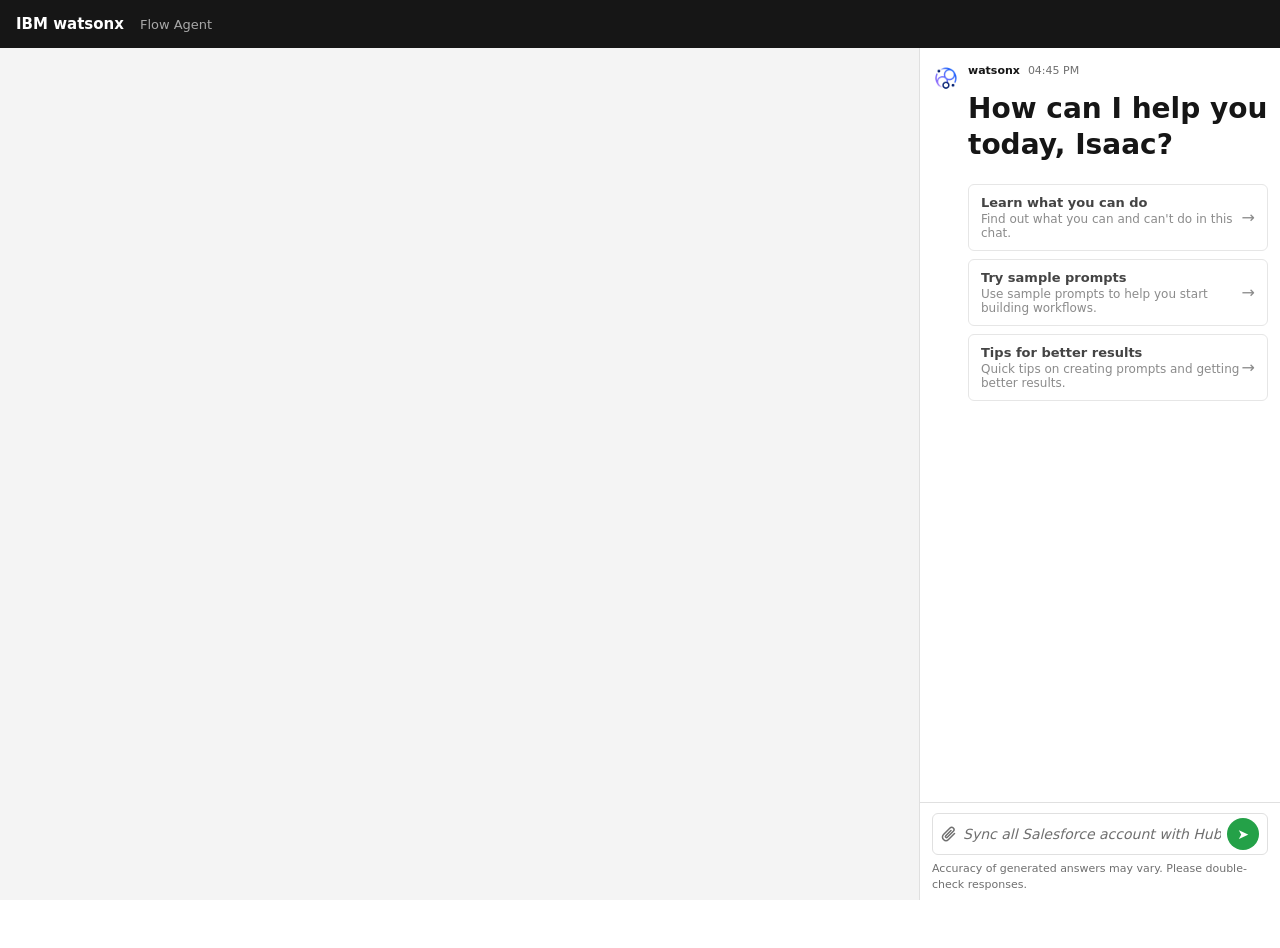
<file: index.html>
<!DOCTYPE html>
<html lang="en">
<head>
  <meta charset="UTF-8" />
  <meta name="viewport" content="width=device-width, initial-scale=1.0" />
  <title>Flow Agent — watsonx</title>
  <link rel="stylesheet" href="css/base.css" />
  <link rel="stylesheet" href="css/chat.css" />
  <link rel="stylesheet" href="css/workspace.css" />
</head>
<body>
  <!-- Top nav bar -->
  <header class="nav-bar">
    <span class="nav-logo">IBM watsonx</span>
    <span class="nav-title">Flow Agent</span>
  </header>

  <!-- Main layout -->
  <main class="app-layout">
    <!-- Left canvas pane -->
    <section class="canvas-pane" id="canvasPane">
      <!-- Workspace panel (hidden by default) -->
      <div class="workspace-panel hidden" id="workspacePanel">
        <div class="workspace-header">
          <div class="workspace-title-row">
            <span class="workspace-title">Sync Salesforce accounts to HubSpot contacts by ACV</span>
            <span class="status-badge status-draft" id="workspaceBadge">Draft</span>
            <div class="workspace-controls">
              <button class="icon-btn" title="i/o">i/o</button>
              <button class="icon-btn" title="Download">↓</button>
              <button class="icon-btn" title="Expand">↗</button>
              <button class="icon-btn" id="closeWorkspaceBtn" title="Close">✕</button>
            </div>
          </div>
        </div>

        <!-- Tabs -->
        <div class="workspace-tabs" id="workspaceTabs">
          <button class="tab-btn active" data-tab="business">Business view</button>
          <button class="tab-btn" data-tab="technical">Technical view</button>
        </div>

        <!-- Tab: Business view -->
        <div class="tab-content" id="tabBusiness">
          <ol class="business-steps" id="businessStepsList"></ol>
        </div>

        <!-- Tab: Technical view -->
        <div class="tab-content hidden" id="tabTechnical">
          <div class="accordion" id="accordionSteps"></div>
        </div>

        <!-- Full mapping view (replaces tab content) -->
        <div class="full-mapping-view hidden" id="fullMappingView">
          <div class="mapping-nav">
            <button class="back-link" id="backToTechnicalBtn">← Return to technical view</button>
            <div class="mapping-nav-right">
              <div class="toggle-label">
                <span>Mapped data only</span>
                <button class="toggle-switch" id="mappedDataOnlyToggle" role="switch" aria-checked="false">
                  <span class="toggle-thumb"></span>
                </button>
              </div>
              <div class="workspace-controls">
                <button class="icon-btn" title="i/o">i/o</button>
                <button class="icon-btn" title="Download">
                  <svg width="14" height="14" viewBox="0 0 16 16" fill="none" xmlns="http://www.w3.org/2000/svg">
                    <path d="M8 2v8M5 7l3 3 3-3M3 12h10" stroke="currentColor" stroke-width="1.5" stroke-linecap="round" stroke-linejoin="round"/>
                  </svg>
                </button>
                <button class="icon-btn" title="Expand">↗</button>
                <button class="icon-btn" id="closeMappingBtn" title="Close">✕</button>
              </div>
            </div>
          </div>
          <div id="fullMappingTable"></div>
        </div>

        <!-- Test report view -->
        <div class="test-report-view hidden" id="testReportView">
          <div class="test-report-header">
            <div>
              <strong>Test report</strong>
              <div class="test-report-date">Created on: 12/10/26</div>
            </div>
            <button class="icon-btn" id="closeTestReportBtn" title="Close">✕</button>
          </div>
          <div id="testReportContent"></div>
        </div>
      </div>
    </section>

    <!-- Right chat pane -->
    <section class="chat-pane">
      <div class="chat-messages" id="chatMessages"></div>
      <div class="chat-input-area" id="chatInputArea">
        <div class="input-bar">
          <button class="paperclip-btn" id="paperclipBtn" title="Attach file">
            <svg width="16" height="16" viewBox="0 0 16 16" fill="none" xmlns="http://www.w3.org/2000/svg">
              <path d="M13.5 7.5L7.5 13.5C6.1 14.9 3.9 14.9 2.5 13.5C1.1 12.1 1.1 9.9 2.5 8.5L9 2C9.9 1.1 11.4 1.1 12.3 2C13.2 2.9 13.2 4.4 12.3 5.3L6.3 11.3C5.9 11.7 5.2 11.7 4.8 11.3C4.4 10.9 4.4 10.2 4.8 9.8L10 4.5" stroke="#6f6f6f" stroke-width="1.5" stroke-linecap="round" stroke-linejoin="round"/>
            </svg>
          </button>
          <input type="file" id="fileInput" style="display:none" />
          <div class="input-chip-wrap">
            <div class="file-chip hidden" id="fileChip">
              <span id="fileChipName"></span>
              <button class="chip-remove" id="fileChipRemove">✕</button>
            </div>
            <input type="text" class="chat-input" id="chatInput" placeholder="Type something..." />
          </div>
          <button class="send-btn" id="sendBtn" title="Send">➤</button>
        </div>
        <p class="disclaimer">Accuracy of generated answers may vary. Please double-check responses.</p>
      </div>
    </section>
  </main>

  <!-- Hidden file input for native picker -->
  <script src="icons/icons.js"></script>
  <script src="js/flow-data.js"></script>
  <script src="js/engine.js"></script>
  <script src="js/main.js"></script>
</body>
</html>
</file>
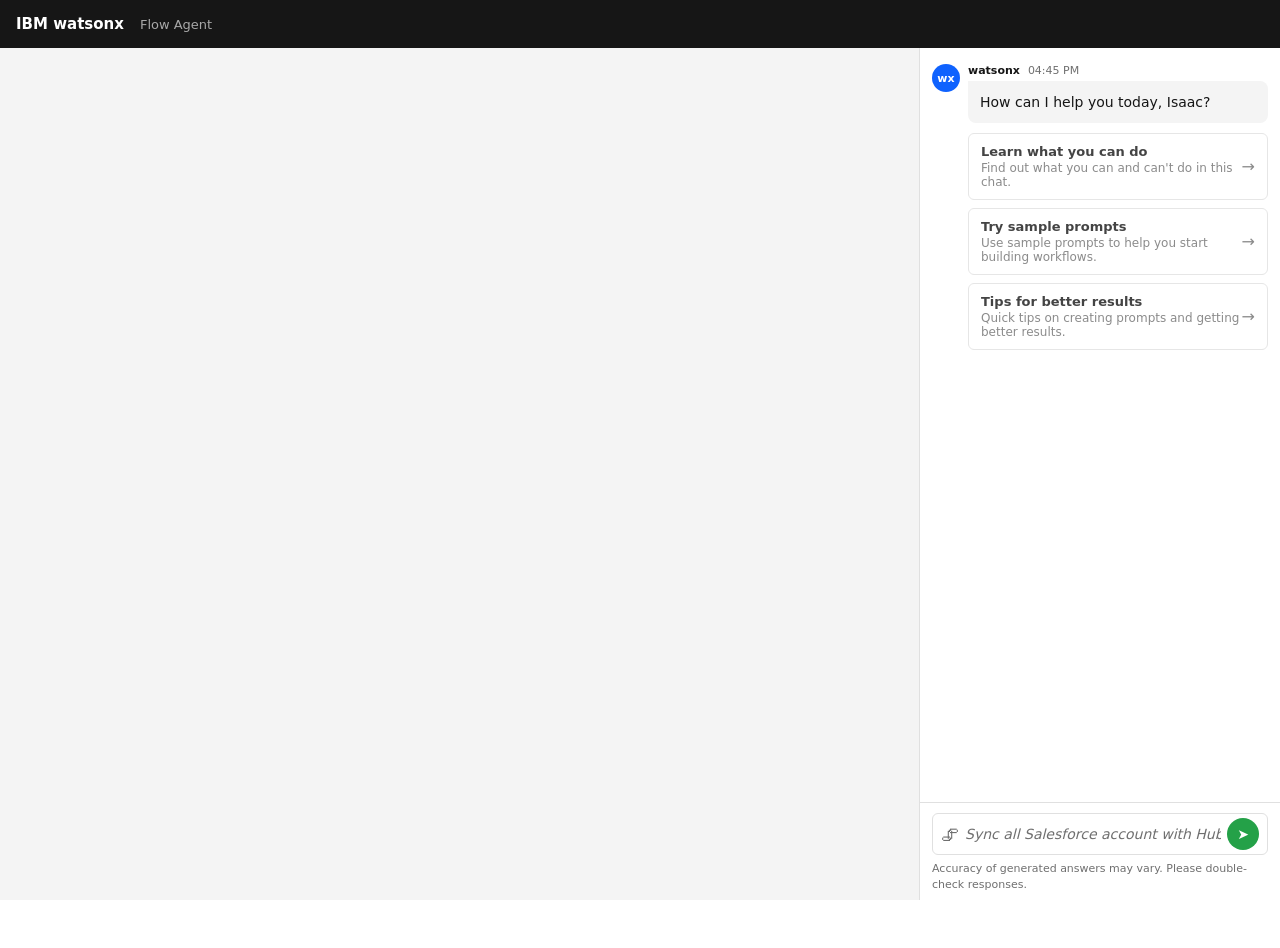
<file: Flow Agent/Prototype/index.html>
<!DOCTYPE html>
<html lang="en">
<head>
  <meta charset="UTF-8" />
  <meta name="viewport" content="width=device-width, initial-scale=1.0" />
  <title>Flow Agent — watsonx</title>
  <link rel="stylesheet" href="css/base.css" />
  <link rel="stylesheet" href="css/chat.css" />
  <link rel="stylesheet" href="css/workspace.css" />
</head>
<body>
  <!-- Top nav bar -->
  <header class="nav-bar">
    <span class="nav-logo">IBM watsonx</span>
    <span class="nav-title">Flow Agent</span>
  </header>

  <!-- Main layout -->
  <main class="app-layout">
    <!-- Left canvas pane -->
    <section class="canvas-pane" id="canvasPane">
      <!-- Workspace panel (hidden by default) -->
      <div class="workspace-panel hidden" id="workspacePanel">
        <div class="workspace-header">
          <div class="workspace-title-row">
            <span class="workspace-title">Sync Salesforce accounts to HubSpot contacts by ACV</span>
            <span class="status-badge status-draft" id="workspaceBadge">Draft</span>
          </div>
          <div class="workspace-controls">
            <button class="icon-btn" title="i/o">i/o</button>
            <button class="icon-btn" title="Download">⬇</button>
            <button class="icon-btn" title="Expand">⤢</button>
            <button class="icon-btn" id="closeWorkspaceBtn" title="Close">✕</button>
          </div>
        </div>

        <!-- Tabs -->
        <div class="workspace-tabs" id="workspaceTabs">
          <button class="tab-btn active" data-tab="business">Business view</button>
          <button class="tab-btn" data-tab="technical">Technical view</button>
        </div>

        <!-- Tab: Business view -->
        <div class="tab-content" id="tabBusiness">
          <ol class="business-steps" id="businessStepsList"></ol>
        </div>

        <!-- Tab: Technical view -->
        <div class="tab-content hidden" id="tabTechnical">
          <div class="accordion" id="accordionSteps"></div>
        </div>

        <!-- Full mapping view (replaces tab content) -->
        <div class="full-mapping-view hidden" id="fullMappingView">
          <div class="mapping-nav">
            <button class="back-link" id="backToTechnicalBtn">← Return to technical view</button>
            <label class="toggle-label">
              <input type="checkbox" id="mappedDataOnlyToggle" /> Mapped data only
            </label>
          </div>
          <div id="fullMappingTable"></div>
        </div>

        <!-- Test report view -->
        <div class="test-report-view hidden" id="testReportView">
          <div class="test-report-header">
            <div>
              <strong>Test report</strong>
              <span class="muted"> Created on: 12/10/26</span>
            </div>
            <div class="workspace-controls">
              <button class="icon-btn" title="Download">⬇</button>
              <button class="icon-btn" title="Expand">⤢</button>
              <button class="icon-btn" id="closeTestReportBtn" title="Close">✕</button>
            </div>
          </div>
          <div id="testReportContent"></div>
        </div>
      </div>
    </section>

    <!-- Right chat pane -->
    <section class="chat-pane">
      <div class="chat-messages" id="chatMessages"></div>
      <div class="chat-input-area" id="chatInputArea">
        <div class="input-bar">
          <label class="paperclip-btn" id="paperclipBtn" title="Attach file">
            🖇
            <input type="file" id="fileInput" style="display:none" />
          </label>
          <div class="input-chip-wrap">
            <div class="file-chip hidden" id="fileChip">
              <span id="fileChipName"></span>
              <button class="chip-remove" id="fileChipRemove">✕</button>
            </div>
            <input type="text" class="chat-input" id="chatInput" placeholder="Type something..." />
          </div>
          <button class="send-btn" id="sendBtn" title="Send">➤</button>
        </div>
        <p class="disclaimer">Accuracy of generated answers may vary. Please double-check responses.</p>
      </div>
    </section>
  </main>

  <!-- Hidden file input for native picker -->
  <script src="js/flow-data.js"></script>
  <script src="js/engine.js"></script>
  <script src="js/main.js"></script>
</body>
</html>
</file>
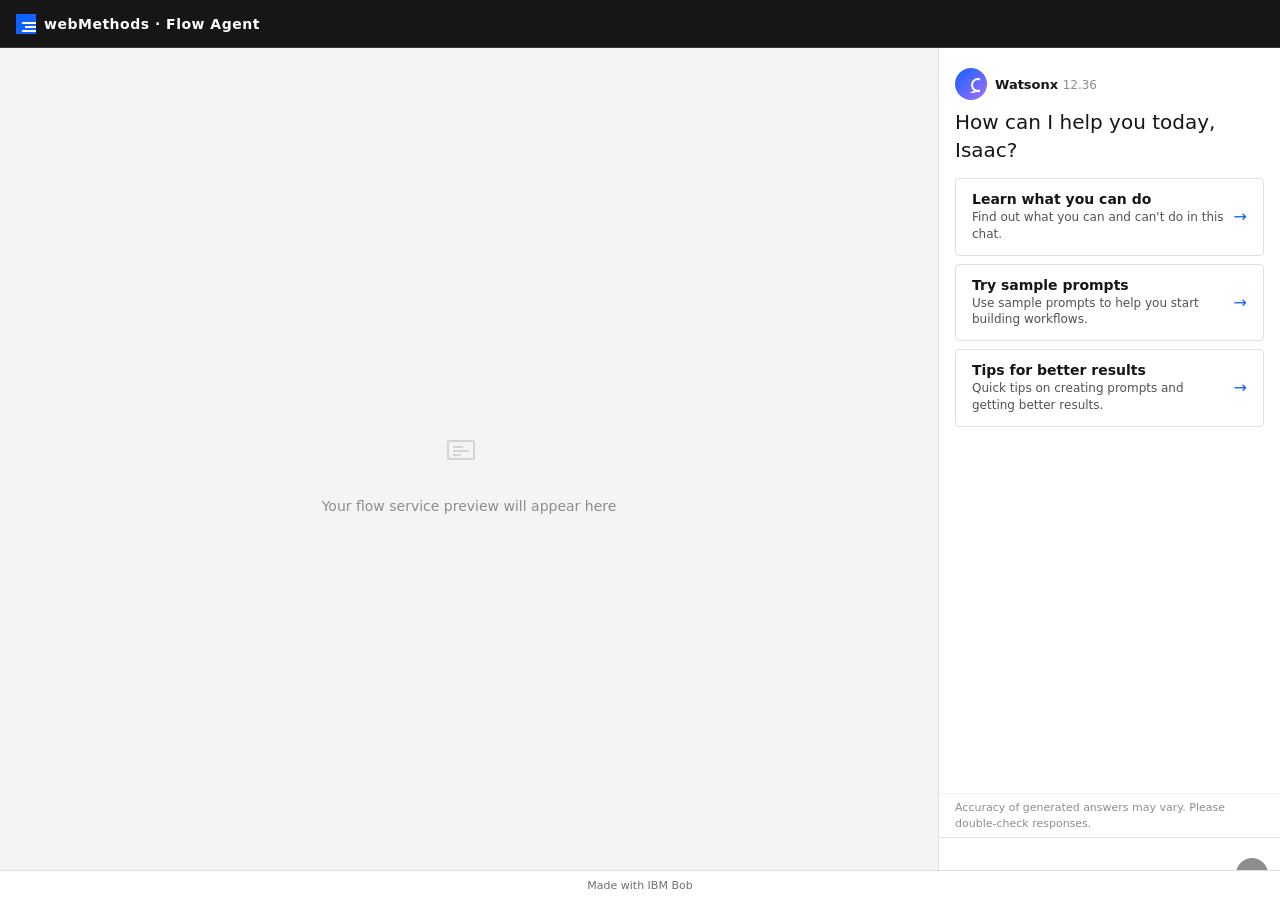
<file: Flow Agent/daf-flow-agent-interactive-prototype.html>
<html lang="en">
<head>
<meta charset="UTF-8" />
<meta name="viewport" content="width=device-width,initial-scale=1" />
<title>DAF Flow Agent Prototype</title>
<style>
*,*::before,*::after{box-sizing:border-box;margin:0;padding:0}
html,body{height:100%;font-family:"IBM Plex Sans",-apple-system,"Segoe UI",system-ui,sans-serif;font-size:14px;background:#161616;color:#161616}

/* ── shell ── */
.shell{display:flex;flex-direction:column;height:100vh;background:#161616}
.topbar{height:48px;background:#161616;display:flex;align-items:center;padding:0 16px;flex-shrink:0;border-bottom:1px solid #393939}
.topbar-logo{display:flex;align-items:center;gap:8px;color:#fff;font-size:14px;font-weight:600;letter-spacing:.5px}
.topbar-logo svg{fill:#fff}
.workspace{display:flex;flex:1;overflow:hidden}

/* ── left panel ── */
.left-panel{flex:1;background:#f4f4f4;overflow-y:auto;display:flex;flex-direction:column;align-items:center;justify-content:center;padding:24px;position:relative}
.left-panel.empty{background:#f4f4f4}
.flow-card{background:#fff;border:1px solid #e0e0e0;border-radius:4px;width:100%;max-width:760px}
.flow-card-header{padding:20px 24px 16px;border-bottom:1px solid #e0e0e0;display:flex;align-items:flex-start;justify-content:space-between;gap:12px}
.flow-card-header-left{flex:1}
.flow-card-title{font-size:20px;font-weight:400;line-height:1.4;color:#161616;margin-bottom:4px}
.flow-card-subtitle{font-size:14px;color:#525252;line-height:1.5}
.flow-card-header-right{display:flex;align-items:center;gap:8px;flex-shrink:0}
.tag-preview{display:inline-flex;align-items:center;background:#e0e0e0;color:#161616;font-size:12px;padding:2px 8px;border-radius:12px;font-weight:400}
.tag-draft{display:inline-flex;align-items:center;background:#d0e2ff;color:#0043ce;font-size:12px;padding:2px 8px;border-radius:12px;font-weight:400}
.icon-btn{width:32px;height:32px;border:none;background:transparent;cursor:pointer;display:flex;align-items:center;justify-content:center;color:#525252;border-radius:2px}
.icon-btn:hover{background:#e8e8e8}

/* tabs */
.tabs-bar{display:flex;border-bottom:1px solid #e0e0e0;padding:0 24px;gap:0}
.tab-btn{padding:12px 16px;font-size:14px;font-weight:400;color:#525252;border:none;background:transparent;cursor:pointer;border-bottom:2px solid transparent;margin-bottom:-1px;white-space:nowrap}
.tab-btn.active{color:#161616;font-weight:600;border-bottom-color:#0f62fe}
.tab-btn:hover:not(.active){background:#e8e8e8}

/* step list */
.steps-meta{display:flex;justify-content:flex-end;align-items:center;padding:10px 24px;font-size:12px;color:#525252;gap:8px;border-bottom:1px solid #e0e0e0}
.steps-meta-dot{width:3px;height:3px;border-radius:50%;background:#525252}
.step-list{overflow-y:auto}
.step-row{display:grid;grid-template-columns:52px 1fr;border-bottom:1px solid #e0e0e0;padding:12px 24px 12px 0}
.step-row:last-child{border-bottom:none}
.step-num{font-size:14px;font-weight:600;color:#161616;padding-left:24px;padding-top:1px}
.step-body{}
.step-title{font-size:14px;font-weight:600;color:#161616;line-height:1.3;margin-bottom:3px}
.step-desc{font-size:12px;color:#525252;line-height:1.5}

/* technical view */
.tech-view{padding:16px 24px;overflow-y:auto}
.tech-row{display:flex;align-items:center;gap:8px;padding:6px 0;border-bottom:1px solid #f4f4f4;font-size:12px;color:#161616}
.tech-row-num{width:20px;color:#8d8d8d;flex-shrink:0;font-size:11px}
.tech-row-icon{width:16px;height:16px;flex-shrink:0}
.tech-row-text{flex:1}
.tech-row-text code{font-family:"IBM Plex Mono",monospace;font-size:11px;color:#0043ce}
.tech-row-text .keyword{color:#7c3aed}
.tech-chip{background:#e0e0e0;border-radius:2px;padding:1px 6px;font-size:11px;color:#525252;border:1px solid #c6c6c6}
.tech-indent{margin-left:24px}
.tech-toolbar{display:flex;justify-content:space-between;align-items:center;padding:8px 0 12px;font-size:12px;color:#525252}
.tech-toolbar-btn{background:transparent;border:1px solid #e0e0e0;border-radius:2px;padding:3px 8px;font-size:11px;cursor:pointer;color:#525252}

/* artifact mini card */
.artifact-card{background:#fff;border:1px solid #e0e0e0;border-radius:4px;padding:14px 16px}
.artifact-title{font-size:13px;font-weight:600;color:#161616;margin-bottom:6px;padding-right:20px;position:relative}
.artifact-ai{position:absolute;right:0;top:0}
.artifact-divider{height:1px;background:#e0e0e0;margin:8px 0}
.artifact-flow{display:flex;align-items:center;gap:6px;font-size:11px;color:#525252;flex-wrap:wrap;margin:8px 0}
.artifact-flow-chip{background:#f4f4f4;border:1px solid #e0e0e0;border-radius:2px;padding:2px 6px;font-size:11px;white-space:nowrap}
.artifact-flow-arrow{color:#8d8d8d;font-size:10px}
.artifact-action{display:block;width:100%;background:transparent;border:1px solid #0f62fe;color:#0f62fe;font-size:13px;padding:8px 12px;cursor:pointer;text-align:left;border-radius:2px;margin-top:6px}
.artifact-action:hover{background:#edf5ff}

/* empty state hint */
.empty-hint{text-align:center;color:#8d8d8d;font-size:13px}
.empty-hint h2{font-size:18px;font-weight:400;color:#525252;margin-bottom:8px}

/* ── right chat panel ── */
.chat-panel{width:342px;flex-shrink:0;display:flex;flex-direction:column;background:#fff;border-left:1px solid #e0e0e0}

/* chat messages */
.chat-messages{flex:1;overflow-y:auto;padding:16px 0 8px}

/* user bubble */
.user-msg{display:flex;justify-content:flex-end;padding:4px 16px 12px}
.user-bubble{background:#e0e0e0;border-radius:4px;padding:10px 12px;font-size:14px;color:#161616;max-width:80%;line-height:1.5}

/* ai message */
.ai-msg{padding:4px 16px 12px}
.ai-msg-header{display:flex;align-items:center;gap:8px;margin-bottom:8px}
.ai-avatar{width:32px;height:32px;border-radius:50%;background:linear-gradient(135deg,#0f62fe,#a56eff);display:flex;align-items:center;justify-content:center;flex-shrink:0}
.ai-avatar svg{fill:#fff}
.ai-name{font-size:13px;font-weight:600;color:#161616}
.ai-ts{font-size:12px;color:#8d8d8d}
.ai-reasoning{font-size:12px;color:#0f62fe;cursor:pointer;display:inline-flex;align-items:center;gap:2px}
.ai-reasoning svg{width:10px;height:10px;fill:#0f62fe}
.ai-msg-body{font-size:14px;color:#161616;line-height:1.6;margin-bottom:10px}
.ai-msg-body strong{font-weight:600}
.ai-msg-body ol{padding-left:20px}
.ai-msg-body li{margin-bottom:4px}

/* quick action buttons */
.quick-actions{display:flex;flex-direction:column;gap:6px;margin-top:4px}
.quick-btn{background:#fff;border:1px solid #0f62fe;color:#0f62fe;font-size:13px;padding:8px 12px;cursor:pointer;text-align:left;border-radius:20px;white-space:nowrap;transition:background .15s}
.quick-btn:hover{background:#edf5ff}

/* suggestion cards */
.suggestion-cards{display:flex;flex-direction:column;gap:8px;margin-top:8px}
.sugg-card{background:#fff;border:1px solid #e0e0e0;border-radius:4px;padding:12px 16px;cursor:pointer;display:flex;align-items:center;justify-content:space-between;gap:8px;transition:border-color .15s}
.sugg-card:hover{border-color:#0f62fe}
.sugg-card-text h4{font-size:14px;font-weight:600;color:#161616;margin-bottom:2px}
.sugg-card-text p{font-size:12px;color:#525252;line-height:1.4}
.sugg-card-arrow{color:#0f62fe;font-size:16px;flex-shrink:0}

/* typing indicator */
.typing-indicator{padding:8px 16px 12px;display:flex;align-items:center;gap:8px}
.typing-dots{display:flex;gap:4px}
.typing-dot{width:6px;height:6px;border-radius:50%;background:#8d8d8d;animation:tdot 1.2s ease-in-out infinite}
.typing-dot:nth-child(2){animation-delay:.2s}
.typing-dot:nth-child(3){animation-delay:.4s}
@keyframes tdot{0%,80%,100%{transform:scale(0.8);opacity:.5}40%{transform:scale(1);opacity:1}}

/* disclaimer */
.chat-disclaimer{padding:6px 16px;font-size:11px;color:#8d8d8d;line-height:1.4;border-top:1px solid #f0f0f0}

/* chat input */
.chat-input-area{border-top:1px solid #e0e0e0;display:flex;align-items:flex-end;gap:8px;padding:10px 12px 10px 16px;background:#fff}
.chat-textarea{flex:1;border:none;outline:none;resize:none;font-size:14px;color:#161616;line-height:1.5;font-family:inherit;background:transparent;max-height:80px;overflow-y:auto}
.chat-textarea::placeholder{color:#8d8d8d}
.send-btn{width:32px;height:32px;border-radius:50%;background:#8d8d8d;border:none;cursor:pointer;display:flex;align-items:center;justify-content:center;flex-shrink:0;transition:background .15s}
.send-btn.active{background:#0f62fe}
.send-btn svg{fill:#fff}

/* ── screens visibility ── */
.screen{display:none}
.screen.active{display:flex}

/* ── left panel states ── */
.left-empty{display:flex;flex-direction:column;align-items:center;justify-content:center;height:100%;color:#8d8d8d}
.left-empty svg{margin-bottom:16px;opacity:.3}

/* tab content */
.tab-content{display:none}
.tab-content.active{display:block}

/* scrollbar */
::-webkit-scrollbar{width:6px;height:6px}
::-webkit-scrollbar-track{background:transparent}
::-webkit-scrollbar-thumb{background:#c6c6c6;border-radius:3px}

/* ── Status banner ── */
.status-banner{background:#defbe6;border-left:3px solid #24a148;padding:10px 16px;font-size:13px;color:#0e6027;display:flex;align-items:center;gap:8px;margin:0 16px 12px;border-radius:0 2px 2px 0}

/* mini flow artifact in chat */
.mini-artifact{background:#fff;border:1px solid #e0e0e0;border-radius:4px;padding:12px 14px;margin-top:8px}
.mini-artifact-title{font-size:13px;font-weight:600;color:#161616;margin-bottom:6px;display:flex;align-items:flex-start;justify-content:space-between}
.mini-artifact-ai{display:inline-flex;align-items:center;gap:3px;font-size:10px;background:#edf5ff;color:#0043ce;padding:1px 5px;border-radius:2px;font-weight:600;flex-shrink:0}
.mini-status{display:inline-flex;align-items:center;gap:4px;font-size:11px;background:#e0e0e0;color:#161616;padding:2px 8px;border-radius:12px;margin-bottom:8px}
.mini-status.draft{background:#d0e2ff;color:#0043ce}
.mini-flow{display:flex;align-items:center;gap:4px;font-size:11px;color:#525252;margin-bottom:8px}
.mini-chip{background:#f4f4f4;border:1px solid #e0e0e0;border-radius:2px;padding:1px 5px}
.mini-divider{height:1px;background:#e0e0e0;margin:8px 0}
.mini-link{font-size:12px;color:#0f62fe;cursor:pointer;display:inline-flex;align-items:center;gap:3px}
.mini-eye{font-size:11px;color:#525252;display:inline-flex;align-items:center;gap:3px}

/* fade-in animation */
@keyframes fadeIn{from{opacity:0;transform:translateY(6px)}to{opacity:1;transform:none}}
.fade-in{animation:fadeIn .25s ease forwards}
</style>
</head>
<body>

<div class="shell">
  
  <div class="topbar">
    <div class="topbar-logo">
      <svg width="20" height="20"><path d="M0 0h32v32H0z" fill="#0f62fe"></path><path fill="#fff" d="M6 8h20v2H6zm3 4h14v2H9zm-3 4h20v2H6zm3 4h14v2H9zm-3 4h20v2H6z"></path></svg>
      webMethods · Flow Agent
    </div>
  </div>

  
  <div class="workspace">

    
    <div class="left-panel" id="leftPanel">
      <div class="left-empty" id="leftEmpty">
        <svg width="48" height="48" fill="#8d8d8d"><path d="M28 6H4a2 2 0 0 0-2 2v16a2 2 0 0 0 2 2h24a2 2 0 0 0 2-2V8a2 2 0 0 0-2-2zm0 18H4V8h24z"></path><path d="M8 12h10v2H8zm0 4h16v2H8zm0 4h8v2H8z"></path></svg>
        <p>Your flow service preview will appear here</p>
      </div>

      
      <div class="flow-card" id="flowCard" style="display:none">
        <div class="flow-card-header">
          <div class="flow-card-header-left">
            <div class="flow-card-title">Sync Salesforce accounts to HubSpot contacts by ACV</div>
            <div class="flow-card-subtitle">Syncs Salesforce accounts with ACV &gt; $10M to HubSpot contacts to keep high-value accounts aligned across systems.</div>
          </div>
          <div class="flow-card-header-right">
            <span class="tag-preview" id="flowTag">Preview</span>
            <button class="icon-btn" title="Close" id="closeFlowBtn">
              <svg width="16" height="16" fill="currentColor"><path d="M24 9.4 22.6 8 16 14.6 9.4 8 8 9.4l6.6 6.6L8 22.6 9.4 24l6.6-6.6 6.6 6.6 1.4-1.4-6.6-6.6z"></path></svg>
            </button>
          </div>
        </div>

        <div class="tabs-bar">
          <button class="tab-btn active" data-tab="business">Business</button>
          <button class="tab-btn" data-tab="technical">Technical</button>
        </div>

        
        <div class="tab-content active" id="tab-business">
          <div class="steps-meta">
            <span>Read-only</span>
            <span class="steps-meta-dot"></span>
            <span>Total steps: 20</span>
          </div>
          <div class="step-list">
            <div class="step-row"><div class="step-num">01</div><div class="step-body"><div class="step-title">Fetch Salesforce accounts</div><div class="step-desc">Call salesforce: queryAccounts to retrieve all accounts.</div></div></div>
            <div class="step-row"><div class="step-num">02</div><div class="step-body"><div class="step-title">Validate account data</div><div class="step-desc">Ensure $salesforceAccounts is not empty and has required fields.</div></div></div>
            <div class="step-row"><div class="step-num">03</div><div class="step-body"><div class="step-title">Iterate accounts</div><div class="step-desc">Loop through each account in $salesforceAccounts.</div></div></div>
            <div class="step-row"><div class="step-num">04</div><div class="step-body"><div class="step-title">Apply ACV condition</div><div class="step-desc">Check if account ACV &gt; $10M; skip if condition is not met.</div></div></div>
            <div class="step-row"><div class="step-num">05</div><div class="step-body"><div class="step-title">Transform to HubSpot format</div><div class="step-desc">Map Salesforce fields to $transformedAccounts structure.</div></div></div>
            <div class="step-row"><div class="step-num">06</div><div class="step-body"><div class="step-title">Upsert HubSpot Contacts</div><div class="step-desc">Call hubspot:upsertAccounts to sync transformed data.</div></div></div>
            <div class="step-row"><div class="step-num">07</div><div class="step-body"><div class="step-title">Log sync results</div><div class="step-desc">Write sync summary to $syncLog including counts and errors.</div></div></div>
            <div class="step-row"><div class="step-num">08</div><div class="step-body"><div class="step-title">Handle errors</div><div class="step-desc">Catch and route exceptions to error handler pipeline.</div></div></div>
          </div>
        </div>

        
        <div class="tab-content" id="tab-technical">
          <div class="steps-meta">
            <span>Read-only</span>
            <span class="steps-meta-dot"></span>
            <span>Total steps: 30</span>
          </div>
          <div class="tech-view">
            <div class="tech-toolbar">
              <button class="tech-toolbar-btn">▲ Collapse All</button>
              <span style="font-size:11px;color:#8d8d8d">This flow service is for visual representation only</span>
            </div>
            <div class="tech-row"><div class="tech-row-num">1</div><div style="width:16px;height:16px;background:#0f62fe;border-radius:2px;flex-shrink:0"></div><div class="tech-row-text">CreatePurchaseOrder  <select class="tech-chip" style="border:none;font-size:11px;color:#525252;background:#e0e0e0"><option>CreatePurchaseOrder_PortType_CreatePurch…</option></select></div></div>
            <div class="tech-row tech-indent"><div class="tech-row-num">2</div><div style="font-size:11px;color:#7c3aed;font-weight:600">If</div><div class="tech-row-text" style="margin-left:6px">(<code>/GrandTotal</code> is greater than or equal to <code style="color:#0e6027">10000</code>)</div></div>
            <div class="tech-row tech-indent" style="margin-left:48px"><div class="tech-row-num">3</div><div style="font-size:10px;color:#24a148;font-weight:600">YES</div><div class="tech-row-text" style="margin-left:6px"><span class="keyword">String</span> messageFormat</div></div>
            <div class="tech-row tech-indent" style="margin-left:48px"><div class="tech-row-num">4</div><div style="font-size:10px;color:#da1e28;font-weight:600">NO</div><div class="tech-row-text" style="margin-left:6px"><span class="keyword">String</span> messageFormat</div></div>
            <div class="tech-row tech-indent"><div class="tech-row-num">5</div><div style="font-size:11px;color:#7c3aed;font-weight:600">Else</div><div class="tech-row-text" style="margin-left:6px"></div></div>
            <div class="tech-row tech-indent" style="margin-left:48px"><div class="tech-row-num">6</div><div class="tech-row-text"><span class="keyword">String</span> messageFormat</div></div>
            <div class="tech-row"><div class="tech-row-num">7</div><div class="tech-row-text">Flow logCustomMessage</div></div>
            <div class="tech-row"><div class="tech-row-num">8</div><div style="width:14px;height:14px;background:#e8a838;border-radius:2px;flex-shrink:0"></div><div class="tech-row-text" style="margin-left:4px">Get Invoice from <code>ReceivedInvoice</code></div></div>
            <div class="tech-row"><div class="tech-row-num">9</div><div style="width:14px;height:14px;background:#e8a838;border-radius:2px;flex-shrink:0"></div><div class="tech-row-text" style="margin-left:4px">File Document from <code>Salesforce CRM</code></div></div>
          </div>
        </div>
      </div>
    </div>

    
    <div class="chat-panel">
      <div class="chat-messages" id="chatMessages">

        
        <div id="screen1" class="screen active fade-in">
          <div class="ai-msg">
            <div class="ai-msg-header">
              <div class="ai-avatar">
                <svg width="18" height="18"><circle cx="16" cy="10" r="6" fill="none" stroke="#fff" stroke-width="2"></circle><path d="M4 28c0-6.627 5.373-12 12-12s12 5.373 12 12" fill="none" stroke="#fff" stroke-width="2"></path></svg>
              </div>
              <div>
                <span class="ai-name">Watsonx</span> <span class="ai-ts">12.36</span>
              </div>
            </div>
            <div class="ai-msg-body" style="font-size:20px;font-weight:400;line-height:1.4;margin-bottom:14px">
              How can I help you today, Isaac?
            </div>
            <div class="suggestion-cards">
              <div class="sugg-card" data-prefill="Tell me what I can do here">
                <div class="sugg-card-text"><h4>Learn what you can do</h4><p>Find out what you can and can't do in this chat.</p></div>
                <span class="sugg-card-arrow">→</span>
              </div>
              <div class="sugg-card" data-prefill="Show me sample prompts">
                <div class="sugg-card-text"><h4>Try sample prompts</h4><p>Use sample prompts to help you start building workflows.</p></div>
                <span class="sugg-card-arrow">→</span>
              </div>
              <div class="sugg-card" data-prefill="Give me tips for better results">
                <div class="sugg-card-text"><h4>Tips for better results</h4><p>Quick tips on creating prompts and getting better results.</p></div>
                <span class="sugg-card-arrow">→</span>
              </div>
            </div>
          </div>
        </div>

      </div>

      <div class="chat-disclaimer" id="chatDisclaimer">Accuracy of generated answers may vary. Please double-check responses.</div>

      <div class="chat-input-area">
        <textarea class="chat-textarea" id="chatInput"></textarea>
        <button class="send-btn" id="sendBtn" title="Send">
          <svg width="14" height="14"><path d="M27.45 15.11l-22-11a1 1 0 0 0-1.08.12 1 1 0 0 0-.31 1L7 16 4.06 26.77A1 1 0 0 0 5 28a1 1 0 0 0 .45-.11l22-11a1 1 0 0 0 0-1.78z"></path></svg>
        </button>
      </div>
    </div>

  </div>
</div>

<style>
/* override send btn active based on input */
</style>



<p style="text-align:center;font-size:11px;color:#6f6f6f;padding:8px;border-top:1px solid #e0e0e0;background:#fff;position:fixed;bottom:0;left:0;right:0">Made with IBM Bob</p>
</body>
</html>
</file>
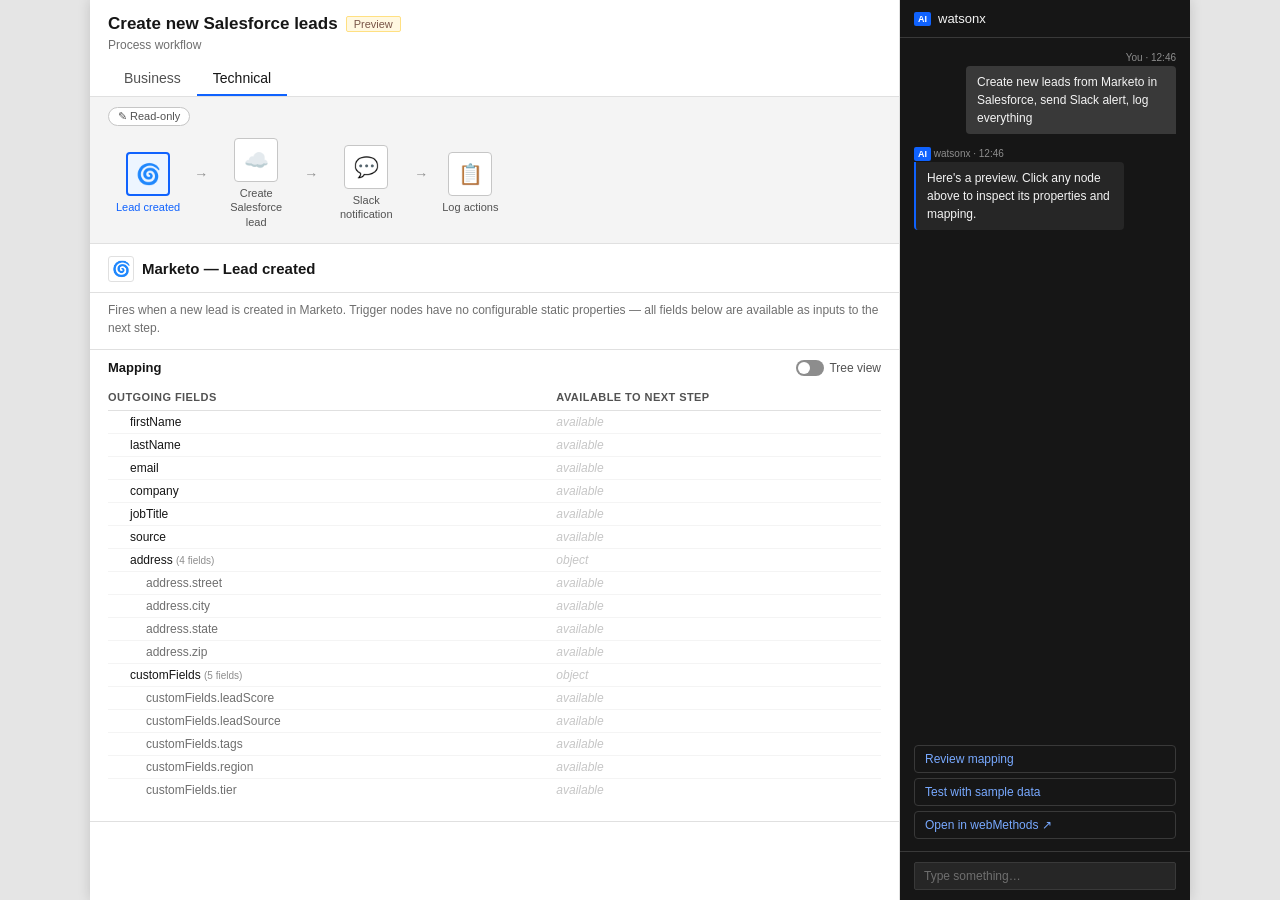
<file: prototype/technical-view.html>
<!DOCTYPE html>
<html lang="en">
<head>
<meta charset="UTF-8">
<title>Technical View — Properties + Mapping</title>
<style>
* { box-sizing: border-box; margin: 0; padding: 0; }
body { font-family: -apple-system, 'Segoe UI', sans-serif; font-size: 14px; background: #e5e5e5; color: #161616; }
input[type="radio"], input[type="checkbox"] { display: none; }

.shell { display: flex; height: 100vh; background: #fff; max-width: 1100px; margin: 0 auto; box-shadow: 0 0 12px rgba(0,0,0,.15); }
.left  { flex: 1; display: flex; flex-direction: column; border-right: 1px solid #e0e0e0; overflow: hidden; min-width: 0; }

/* title */
.titlebar { padding: 14px 18px 0; border-bottom: 1px solid #e0e0e0; flex-shrink: 0; }
.title-row { display: flex; align-items: center; gap: 8px; margin-bottom: 4px; }
h1 { font-size: 17px; font-weight: 600; }
.badge { font-size: 11px; padding: 1px 7px; border-radius: 2px; border: 1px solid; white-space: nowrap; display: inline-block; }
.b-draft  { background:#fff8e1; color:#795548; border-color:#ffe082; }
.b-static { background:#edf5ff; color:#0043ce; border-color:#a6c8ff; }
.b-acct   { background:#defbe6; color:#0e6027; border-color:#a7f0ba; }
.b-nest   { background:#f6f2ff; color:#6929c4; border-color:#d4bbff; font-size:10px; padding:0 5px; }
.sub { font-size: 12px; color: #6f6f6f; margin-bottom: 10px; }
.tabs { display: flex; }
.tab { padding: 8px 16px; font-size: 14px; color: #525252; border-bottom: 2px solid transparent; }
.tab.on { color: #161616; border-bottom-color: #0f62fe; font-weight: 500; }

/* canvas */
.canvas { background: #f4f4f4; padding: 10px 18px; border-bottom: 1px solid #e0e0e0; flex-shrink: 0; }
.ro { font-size: 11px; color: #525252; background: #fff; border: 1px solid #c6c6c6; border-radius: 10px; padding: 2px 9px; display: inline-block; margin-bottom: 8px; }
.nodes { display: flex; align-items: center; gap: 2px; }
.node-lbl { display: flex; flex-direction: column; align-items: center; gap: 4px; padding: 4px 8px; border-radius: 4px; cursor: pointer; min-width: 68px; }
.node-lbl:hover { background: #e8e8e8; }
.node-lbl .ico { width: 44px; height: 44px; border-radius: 4px; border: 1px solid #c6c6c6; background: #fff; display: flex; align-items: center; justify-content: center; font-size: 20px; }
.node-lbl .nlbl { font-size: 11px; color: #525252; text-align: center; line-height: 1.3; max-width: 68px; }
.arrow { color: #8d8d8d; padding: 0 4px; font-size: 14px; padding-bottom: 18px; }

/* active node highlighting */
#n-trigger:checked ~ .shell .left .canvas label[for="n-trigger"] .ico,
#n-sf:checked      ~ .shell .left .canvas label[for="n-sf"]      .ico,
#n-slack:checked   ~ .shell .left .canvas label[for="n-slack"]   .ico,
#n-logger:checked  ~ .shell .left .canvas label[for="n-logger"]  .ico
{ border: 2px solid #0f62fe; background: #edf5ff; }
#n-trigger:checked ~ .shell .left .canvas label[for="n-trigger"] .nlbl,
#n-sf:checked      ~ .shell .left .canvas label[for="n-sf"]      .nlbl,
#n-slack:checked   ~ .shell .left .canvas label[for="n-slack"]   .nlbl,
#n-logger:checked  ~ .shell .left .canvas label[for="n-logger"]  .nlbl
{ color: #0f62fe; font-weight: 500; }

/* detail panels — all hidden by default */
.detail { flex: 1; overflow-y: auto; }
.nd { display: none; }
#n-trigger:checked ~ .shell .left .detail .nd-trigger { display: block; }
#n-sf:checked      ~ .shell .left .detail .nd-sf      { display: block; }
#n-slack:checked   ~ .shell .left .detail .nd-slack   { display: block; }
#n-logger:checked  ~ .shell .left .detail .nd-logger  { display: block; }

/* connector header */
.conn-hd { display: flex; align-items: center; gap: 8px; padding: 12px 18px 10px; border-bottom: 1px solid #e0e0e0; position: sticky; top: 0; background: #fff; z-index: 5; }
.conn-ico { width: 26px; height: 26px; border-radius: 3px; border: 1px solid #e0e0e0; display: flex; align-items: center; justify-content: center; font-size: 15px; }
.conn-name { font-size: 15px; font-weight: 600; flex: 1; }
.conn-desc { font-size: 12px; color: #6f6f6f; padding: 8px 18px 12px; border-bottom: 1px solid #e0e0e0; line-height: 1.5; }

/* sections */
.section { border-bottom: 1px solid #e0e0e0; }
.sec-hd { display: flex; align-items: center; gap: 8px; padding: 10px 18px 8px; }
.sec-title { font-size: 13px; font-weight: 600; flex: 1; }

/* edit mode toggle */
.edit-lbl   { font-size: 12px; color: #0f62fe; cursor: pointer; padding: 4px 10px; border-radius: 2px; border: 1px solid #0f62fe; background: none; white-space: nowrap; display: inline-block; }
.edit-lbl:hover { background: #edf5ff; }
.save-lbl   { font-size: 12px; color: #fff; cursor: pointer; padding: 4px 10px; border-radius: 2px; border: 1px solid #0f62fe; background: #0f62fe; white-space: nowrap; display: inline-block; }
.cancel-lbl { font-size: 12px; color: #0f62fe; cursor: pointer; padding: 4px 10px; border-radius: 2px; border: 1px solid #0f62fe; background: none; white-space: nowrap; display: inline-block; }
.btns { display: flex; gap: 6px; }

.view-ctrl { display: flex; }
.edit-ctrl  { display: none; }
#e-sf:checked     ~ .shell .left .detail .nd-sf     .view-ctrl { display: none; }
#e-sf:checked     ~ .shell .left .detail .nd-sf     .edit-ctrl { display: flex; }
#e-slack:checked  ~ .shell .left .detail .nd-slack  .view-ctrl { display: none; }
#e-slack:checked  ~ .shell .left .detail .nd-slack  .edit-ctrl { display: flex; }
#e-logger:checked ~ .shell .left .detail .nd-logger .view-ctrl { display: none; }
#e-logger:checked ~ .shell .left .detail .nd-logger .edit-ctrl { display: flex; }

/* property rows */
.props { padding: 0 18px 12px; }
.pr { padding: 6px 0; border-bottom: 1px solid #f4f4f4; }
.pr:last-child { border-bottom: none; }
.pl { font-size: 11px; color: #6f6f6f; font-weight: 500; display: flex; align-items: center; gap: 5px; flex-wrap: wrap; margin-bottom: 3px; }
.pv { font-size: 13px; color: #161616; line-height: 1.45; word-break: break-word; }
.pv.clip { overflow: hidden; display: -webkit-box; -webkit-line-clamp: 2; -webkit-box-orient: vertical; }

/* read vs edit */
.rv { display: block; }
.re { display: none; }
#e-sf:checked     ~ .shell .left .detail .nd-sf     .rv { display: none; }
#e-sf:checked     ~ .shell .left .detail .nd-sf     .re { display: block; }
#e-slack:checked  ~ .shell .left .detail .nd-slack  .rv { display: none; }
#e-slack:checked  ~ .shell .left .detail .nd-slack  .re { display: block; }
#e-logger:checked ~ .shell .left .detail .nd-logger .rv { display: none; }
#e-logger:checked ~ .shell .left .detail .nd-logger .re { display: block; }

/* form inputs */
.fi, .fs, .ft {
  width: 100%; font-size: 13px; font-family: inherit; color: #161616;
  background: #fff; border: 1px solid #8d8d8d; border-bottom: 2px solid #0f62fe;
  padding: 6px 10px; border-radius: 2px 2px 0 0; outline: none; display: block;
}
.ft { resize: vertical; min-height: 60px; }
.fs {
  appearance: none;
  background-image: url("data:image/svg+xml,%3Csvg xmlns='http://www.w3.org/2000/svg' width='10' height='6'%3E%3Cpath d='M5 6L0 0h10z' fill='%23525252'/%3E%3C/svg%3E");
  background-repeat: no-repeat; background-position: right 8px center; padding-right: 26px; cursor: pointer;
}

/* nested groups */
.nt { display: none; }
.nl { display: flex; align-items: center; gap: 6px; cursor: pointer; padding: 5px 0; font-size: 12px; color: #525252; }
.nl:hover { color: #161616; }
.chv { font-size: 9px; width: 12px; display: inline-block; transition: transform .15s; }
.nn  { font-weight: 500; flex: 1; }
.nc  { font-size: 11px; color: #8d8d8d; background: #f4f4f4; padding: 1px 6px; border-radius: 8px; }
.nb  { display: none; padding-left: 18px; border-left: 2px solid #e0e0e0; margin-left: 6px; }
.nt:checked + .nl .chv { transform: rotate(90deg); }
.nt:checked + .nl + .nb { display: block; }

/* tree view toggle */
.tw { display: flex; align-items: center; gap: 5px; font-size: 12px; color: #525252; cursor: pointer; }
.sw { width: 28px; height: 16px; background: #8d8d8d; border-radius: 8px; position: relative; flex-shrink: 0; }
.sw::after { content: ''; position: absolute; width: 12px; height: 12px; background: #fff; border-radius: 50%; top: 2px; left: 2px; transition: left .15s; }
.mt { display: block; } /* table */
.mk { display: none;  } /* tree */
#tv-trigger:checked ~ .shell .left .detail .nd-trigger .sw,
#tv-sf:checked      ~ .shell .left .detail .nd-sf      .sw,
#tv-slack:checked   ~ .shell .left .detail .nd-slack   .sw,
#tv-logger:checked  ~ .shell .left .detail .nd-logger  .sw
{ background: #0f62fe; }
#tv-trigger:checked ~ .shell .left .detail .nd-trigger .sw::after,
#tv-sf:checked      ~ .shell .left .detail .nd-sf      .sw::after,
#tv-slack:checked   ~ .shell .left .detail .nd-slack   .sw::after,
#tv-logger:checked  ~ .shell .left .detail .nd-logger  .sw::after
{ left: 14px; }
#tv-trigger:checked ~ .shell .left .detail .nd-trigger .mt,
#tv-sf:checked      ~ .shell .left .detail .nd-sf      .mt,
#tv-slack:checked   ~ .shell .left .detail .nd-slack   .mt,
#tv-logger:checked  ~ .shell .left .detail .nd-logger  .mt
{ display: none; }
#tv-trigger:checked ~ .shell .left .detail .nd-trigger .mk,
#tv-sf:checked      ~ .shell .left .detail .nd-sf      .mk,
#tv-slack:checked   ~ .shell .left .detail .nd-slack   .mk,
#tv-logger:checked  ~ .shell .left .detail .nd-logger  .mk
{ display: block; }

/* mapping table */
.mw { padding: 0 18px 20px; overflow-x: auto; }
table { width: 100%; border-collapse: collapse; min-width: 380px; }
th { font-size: 11px; font-weight: 600; color: #525252; text-transform: uppercase; letter-spacing: .04em; padding: 7px 8px 7px 0; border-bottom: 1px solid #e0e0e0; text-align: left; }
.mr td { padding: 4px 8px 4px 0; font-size: 12px; border-bottom: 1px solid #f4f4f4; vertical-align: middle; }
.mr:last-child td { border-bottom: none; }
.gr td { padding: 10px 0 4px; }
.gc { display: flex; align-items: center; gap: 6px; font-size: 12px; font-weight: 600; color: #525252; }
.gi { width: 18px; height: 18px; border: 1px solid #e0e0e0; background: #f4f4f4; border-radius: 2px; display: flex; align-items: center; justify-content: center; font-size: 10px; }
.ac { text-align: center; width: 44px; }
.al { display: inline-block; width: 32px; height: 1px; background: #8d8d8d; position: relative; vertical-align: middle; }
.al::after { content: ''; position: absolute; right: -1px; top: -3px; border-left: 5px solid #8d8d8d; border-top: 3px solid transparent; border-bottom: 3px solid transparent; }
.al.e { background: transparent; }  .al.e::after { display: none; }
.sf  { color: #6f6f6f; padding-left: 22px; }
.sf.m{ color: #161616; }
.sf.d1 { padding-left: 38px; }
.tg  { color: #161616; font-size: 12px; }
.tg.e{ color: #c6c6c6; font-style: italic; }

/* tree */
.tree { font-family: monospace; font-size: 12px; line-height: 1.8; padding-bottom: 8px; }
.tr { padding: 1px 0; border-bottom: 1px solid #f4f4f4; color: #161616; }
.tr.u { color: #c6c6c6; }

/* right / chat */
.right { width: 290px; flex-shrink: 0; display: flex; flex-direction: column; background: #161616; color: #f4f4f4; }
.cht-hd { padding: 11px 14px; border-bottom: 1px solid #393939; display: flex; align-items: center; gap: 7px; flex-shrink: 0; }
.aib { font-size: 9px; font-weight: 700; background: #0f62fe; color: #fff; padding: 2px 4px; border-radius: 2px; }
.cht-t { font-size: 13px; font-weight: 500; flex: 1; }
.msgs { flex: 1; overflow-y: auto; padding: 14px; display: flex; flex-direction: column; gap: 14px; }
.msg { display: flex; flex-direction: column; gap: 3px; }
.msg.u { align-items: flex-end; }
.msg.a { align-items: flex-start; }
.bub { padding: 7px 11px; border-radius: 4px; font-size: 12px; line-height: 1.5; max-width: 210px; }
.msg.u .bub { background: #393939; border-radius: 4px 4px 0 4px; }
.msg.a .bub { background: #262626; border-left: 2px solid #0f62fe; border-radius: 0 4px 4px 4px; }
.mlbl { font-size: 10px; color: #8d8d8d; }
.chps { padding: 0 14px 12px; display: flex; flex-direction: column; gap: 5px; flex-shrink: 0; }
.chp { font-size: 12px; color: #78a9ff; border: 1px solid #393939; background: none; padding: 6px 10px; border-radius: 4px; cursor: pointer; text-align: left; font-family: inherit; }
.chp:hover { background: #262626; }
.inpr { display: flex; align-items: center; gap: 7px; padding: 10px 14px; border-top: 1px solid #393939; flex-shrink: 0; }
.inp { flex: 1; background: #262626; border: 1px solid #393939; color: #f4f4f4; font-size: 12px; padding: 6px 9px; border-radius: 2px; outline: none; font-family: inherit; }
.inp::placeholder { color: #6f6f6f; }
::-webkit-scrollbar { width: 5px; } ::-webkit-scrollbar-thumb { background: #c6c6c6; border-radius: 3px; }
</style>
</head>
<body>

<!-- ── STATE CONTROLS (hidden) ── -->
<input type="radio" name="node" id="n-trigger" checked>
<input type="radio" name="node" id="n-sf">
<input type="radio" name="node" id="n-slack">
<input type="radio" name="node" id="n-logger">
<input type="checkbox" id="e-sf">
<input type="checkbox" id="e-slack">
<input type="checkbox" id="e-logger">
<input type="checkbox" id="tv-trigger">
<input type="checkbox" id="tv-sf">
<input type="checkbox" id="tv-slack">
<input type="checkbox" id="tv-logger">

<div class="shell">

  <!-- ════ LEFT ════ -->
  <div class="left">

    <div class="titlebar">
      <div class="title-row">
        <h1>Create new Salesforce leads</h1>
        <span class="badge b-draft">Preview</span>
      </div>
      <div class="sub">Process workflow</div>
      <div class="tabs">
        <div class="tab">Business</div>
        <div class="tab on">Technical</div>
      </div>
    </div>

    <div class="canvas">
      <span class="ro">✎ Read-only</span>
      <div class="nodes">
        <label class="node-lbl" for="n-trigger"><div class="ico">🌀</div><div class="nlbl">Lead created</div></label>
        <span class="arrow">→</span>
        <label class="node-lbl" for="n-sf"><div class="ico">☁️</div><div class="nlbl">Create Salesforce lead</div></label>
        <span class="arrow">→</span>
        <label class="node-lbl" for="n-slack"><div class="ico">💬</div><div class="nlbl">Slack notification</div></label>
        <span class="arrow">→</span>
        <label class="node-lbl" for="n-logger"><div class="ico">📋</div><div class="nlbl">Log actions</div></label>
      </div>
    </div>

    <div class="detail">

      <!-- ── TRIGGER ── -->
      <div class="nd nd-trigger">
        <div class="conn-hd"><div class="conn-ico">🌀</div><span class="conn-name">Marketo — Lead created</span></div>
        <div class="conn-desc">Fires when a new lead is created in Marketo. Trigger nodes have no configurable static properties — all fields below are available as inputs to the next step.</div>
        <div class="section">
          <div class="sec-hd">
            <span class="sec-title">Mapping</span>
            <label class="tw" for="tv-trigger"><div class="sw"></div> Tree view</label>
          </div>
          <div class="mw">
            <div class="mt">
              <table>
                <thead><tr><th style="width:50%">Outgoing fields</th><th style="width:8%"></th><th>Available to next step</th></tr></thead>
                <tbody>
                  <tr class="mr"><td><span class="sf m">firstName</span></td><td class="ac"><div class="al e"></div></td><td><span class="tg e">available</span></td></tr>
                  <tr class="mr"><td><span class="sf m">lastName</span></td><td class="ac"><div class="al e"></div></td><td><span class="tg e">available</span></td></tr>
                  <tr class="mr"><td><span class="sf m">email</span></td><td class="ac"><div class="al e"></div></td><td><span class="tg e">available</span></td></tr>
                  <tr class="mr"><td><span class="sf m">company</span></td><td class="ac"><div class="al e"></div></td><td><span class="tg e">available</span></td></tr>
                  <tr class="mr"><td><span class="sf m">jobTitle</span></td><td class="ac"><div class="al e"></div></td><td><span class="tg e">available</span></td></tr>
                  <tr class="mr"><td><span class="sf m">source</span></td><td class="ac"><div class="al e"></div></td><td><span class="tg e">available</span></td></tr>
                  <tr class="mr"><td><span class="sf m">address <span style="color:#8d8d8d;font-size:10px">(4 fields)</span></span></td><td class="ac"><div class="al e"></div></td><td><span class="tg e">object</span></td></tr>
                  <tr class="mr"><td><span class="sf d1">address.street</span></td><td class="ac"><div class="al e"></div></td><td><span class="tg e">available</span></td></tr>
                  <tr class="mr"><td><span class="sf d1">address.city</span></td><td class="ac"><div class="al e"></div></td><td><span class="tg e">available</span></td></tr>
                  <tr class="mr"><td><span class="sf d1">address.state</span></td><td class="ac"><div class="al e"></div></td><td><span class="tg e">available</span></td></tr>
                  <tr class="mr"><td><span class="sf d1">address.zip</span></td><td class="ac"><div class="al e"></div></td><td><span class="tg e">available</span></td></tr>
                  <tr class="mr"><td><span class="sf m">customFields <span style="color:#8d8d8d;font-size:10px">(5 fields)</span></span></td><td class="ac"><div class="al e"></div></td><td><span class="tg e">object</span></td></tr>
                  <tr class="mr"><td><span class="sf d1">customFields.leadScore</span></td><td class="ac"><div class="al e"></div></td><td><span class="tg e">available</span></td></tr>
                  <tr class="mr"><td><span class="sf d1">customFields.leadSource</span></td><td class="ac"><div class="al e"></div></td><td><span class="tg e">available</span></td></tr>
                  <tr class="mr"><td><span class="sf d1">customFields.tags</span></td><td class="ac"><div class="al e"></div></td><td><span class="tg e">available</span></td></tr>
                  <tr class="mr"><td><span class="sf d1">customFields.region</span></td><td class="ac"><div class="al e"></div></td><td><span class="tg e">available</span></td></tr>
                  <tr class="mr"><td><span class="sf d1">customFields.tier</span></td><td class="ac"><div class="al e"></div></td><td><span class="tg e">available</span></td></tr>
                </tbody>
              </table>
            </div>
            <div class="mk tree">
              <div class="tr">firstName</div><div class="tr">lastName</div><div class="tr">email</div>
              <div class="tr">company</div><div class="tr">jobTitle</div><div class="tr">source</div>
              <div class="tr">address/</div>
              <div class="tr">&nbsp;&nbsp;└─ address.street</div><div class="tr">&nbsp;&nbsp;└─ address.city</div>
              <div class="tr">&nbsp;&nbsp;└─ address.state</div><div class="tr">&nbsp;&nbsp;└─ address.zip</div>
              <div class="tr">customFields/</div>
              <div class="tr">&nbsp;&nbsp;└─ customFields.leadScore</div><div class="tr">&nbsp;&nbsp;└─ customFields.leadSource</div>
              <div class="tr">&nbsp;&nbsp;└─ customFields.tags</div><div class="tr">&nbsp;&nbsp;└─ customFields.region</div>
              <div class="tr">&nbsp;&nbsp;└─ customFields.tier</div>
            </div>
          </div>
        </div>
      </div>

      <!-- ── SALESFORCE ── -->
      <div class="nd nd-sf">
        <div class="conn-hd"><div class="conn-ico">☁️</div><span class="conn-name">Salesforce — Create lead</span></div>
        <div class="conn-desc">Creates a Lead record in Salesforce using Marketo data. Static values below were configured during the conversation with the agent.</div>
        <div class="section">
          <div class="sec-hd">
            <span class="sec-title">Properties</span>
            <div class="view-ctrl"><label class="edit-lbl" for="e-sf">✎ Edit properties</label></div>
            <div class="edit-ctrl btns"><label class="cancel-lbl" for="e-sf">Cancel</label><label class="save-lbl" for="e-sf">Save</label></div>
          </div>
          <div class="props">
            <div class="pr"><div class="pl">Account <span class="badge b-acct">Account</span></div>
              <div class="rv"><span class="pv">Salesforce — prod-instance</span></div>
              <div class="re"><select class="fs"><option selected>Salesforce — prod-instance</option><option>Salesforce — sandbox</option></select></div></div>
            <div class="pr"><div class="pl">Lead source <span class="badge b-static">Static value</span></div>
              <div class="rv"><span class="pv">Marketo sync</span></div>
              <div class="re"><input class="fi" type="text" value="Marketo sync"></div></div>
            <div class="pr"><div class="pl">Owner assignment <span class="badge b-static">Static value</span></div>
              <div class="rv"><span class="pv">Round-robin</span></div>
              <div class="re"><select class="fs"><option selected>Round-robin</option><option>First available</option><option>Territory-based</option></select></div></div>
            <div class="pr"><div class="pl">Duplicate check <span class="badge b-static">Static value</span></div>
              <div class="rv"><span class="pv">true</span></div>
              <div class="re"><select class="fs"><option selected>true</option><option>false</option></select></div></div>
            <div class="pr"><div class="pl">Notify on create <span class="badge b-static">Static value</span></div>
              <div class="rv"><span class="pv">false</span></div>
              <div class="re"><select class="fs"><option>true</option><option selected>false</option></select></div></div>
            <div class="pr"><div class="pl">Lead rating <span class="badge b-static">Static value</span></div>
              <div class="rv"><span class="pv">Hot</span></div>
              <div class="re"><select class="fs"><option selected>Hot</option><option>Warm</option><option>Cold</option></select></div></div>
            <!-- nested -->
            <div class="pr">
              <input class="nt" type="checkbox" id="nsf1">
              <label class="nl" for="nsf1"><span class="chv">▶</span><span class="nn">Advanced config</span><span class="nc">4 properties</span><span class="badge b-nest">Nested</span></label>
              <div class="nb">
                <div class="pr"><div class="pl">Currency <span class="badge b-static">Static value</span></div>
                  <div class="rv"><span class="pv">USD</span></div>
                  <div class="re"><select class="fs"><option selected>USD</option><option>EUR</option><option>GBP</option><option>INR</option></select></div></div>
                <div class="pr"><div class="pl">Language <span class="badge b-static">Static value</span></div>
                  <div class="rv"><span class="pv">en_US</span></div>
                  <div class="re"><input class="fi" type="text" value="en_US"></div></div>
                <div class="pr"><div class="pl">Record type <span class="badge b-static">Static value</span></div>
                  <div class="rv"><span class="pv">Standard</span></div>
                  <div class="re"><select class="fs"><option selected>Standard</option><option>Partner</option><option>Government</option></select></div></div>
                <div class="pr"><div class="pl">Fiscal year <span class="badge b-static">Static value</span></div>
                  <div class="rv"><span class="pv">FY2026</span></div>
                  <div class="re"><input class="fi" type="text" value="FY2026"></div></div>
              </div>
            </div>
          </div>
        </div>
        <div class="section">
          <div class="sec-hd"><span class="sec-title">Mapping</span><label class="tw" for="tv-sf"><div class="sw"></div> Tree view</label></div>
          <div class="mw">
            <div class="mt"><table>
              <thead><tr><th style="width:46%">Incoming data</th><th style="width:8%"></th><th>Create Salesforce lead</th></tr></thead>
              <tbody>
                <tr class="gr"><td colspan="3"><div class="gc"><span class="gi">🌀</span><span>Lead created</span></div></td></tr>
                <tr class="mr"><td><span class="sf m">firstName</span></td><td class="ac"><div class="al"></div></td><td><span class="tg">Lead.FirstName</span></td></tr>
                <tr class="mr"><td><span class="sf m">lastName</span></td><td class="ac"><div class="al"></div></td><td><span class="tg">Lead.LastName</span></td></tr>
                <tr class="mr"><td><span class="sf m">email</span></td><td class="ac"><div class="al"></div></td><td><span class="tg">Lead.Email</span></td></tr>
                <tr class="mr"><td><span class="sf m">company</span></td><td class="ac"><div class="al"></div></td><td><span class="tg">Lead.Company</span></td></tr>
                <tr class="mr"><td><span class="sf m">jobTitle</span></td><td class="ac"><div class="al"></div></td><td><span class="tg">Lead.Title</span></td></tr>
                <tr class="mr"><td><span class="sf m">source</span></td><td class="ac"><div class="al"></div></td><td><span class="tg">Lead.LeadSource</span></td></tr>
                <tr class="mr"><td><span class="sf d1">address.street</span></td><td class="ac"><div class="al"></div></td><td><span class="tg">Lead.Street</span></td></tr>
                <tr class="mr"><td><span class="sf d1">address.city</span></td><td class="ac"><div class="al"></div></td><td><span class="tg">Lead.City</span></td></tr>
                <tr class="mr"><td><span class="sf d1">address.state</span></td><td class="ac"><div class="al"></div></td><td><span class="tg">Lead.State</span></td></tr>
                <tr class="mr"><td><span class="sf d1">address.zip</span></td><td class="ac"><div class="al e"></div></td><td><span class="tg e">not mapped</span></td></tr>
                <tr class="mr"><td><span class="sf d1">customFields.leadScore</span></td><td class="ac"><div class="al"></div></td><td><span class="tg">Lead.Rating__c</span></td></tr>
                <tr class="mr"><td><span class="sf d1">customFields.leadSource</span></td><td class="ac"><div class="al e"></div></td><td><span class="tg e">not mapped</span></td></tr>
                <tr class="mr"><td><span class="sf d1">customFields.tags</span></td><td class="ac"><div class="al e"></div></td><td><span class="tg e">not mapped</span></td></tr>
              </tbody>
            </table></div>
            <div class="mk tree">
              <div class="tr">firstName → Lead.FirstName</div><div class="tr">lastName → Lead.LastName</div>
              <div class="tr">email → Lead.Email</div><div class="tr">company → Lead.Company</div>
              <div class="tr">jobTitle → Lead.Title</div><div class="tr">source → Lead.LeadSource</div>
              <div class="tr">&nbsp;&nbsp;└─ address.street → Lead.Street</div>
              <div class="tr">&nbsp;&nbsp;└─ address.city → Lead.City</div>
              <div class="tr">&nbsp;&nbsp;└─ address.state → Lead.State</div>
              <div class="tr u">&nbsp;&nbsp;└─ address.zip → (not mapped)</div>
              <div class="tr">&nbsp;&nbsp;└─ customFields.leadScore → Lead.Rating__c</div>
              <div class="tr u">&nbsp;&nbsp;└─ customFields.leadSource → (not mapped)</div>
              <div class="tr u">&nbsp;&nbsp;└─ customFields.tags → (not mapped)</div>
            </div>
          </div>
        </div>
      </div>

      <!-- ── SLACK ── -->
      <div class="nd nd-slack">
        <div class="conn-hd"><div class="conn-ico">💬</div><span class="conn-name">Slack — Post message to channel</span></div>
        <div class="conn-desc">Posts a message to Slack when a lead is created. All values below were set during the conversation with the agent — none came from dynamic mapping.</div>
        <div class="section">
          <div class="sec-hd">
            <span class="sec-title">Properties</span>
            <div class="view-ctrl"><label class="edit-lbl" for="e-slack">✎ Edit properties</label></div>
            <div class="edit-ctrl btns"><label class="cancel-lbl" for="e-slack">Cancel</label><label class="save-lbl" for="e-slack">Save</label></div>
          </div>
          <div class="props">
            <div class="pr"><div class="pl">Account <span class="badge b-acct">Account</span></div>
              <div class="rv"><span class="pv">Slack — acme-workspace</span></div>
              <div class="re"><select class="fs"><option selected>Slack — acme-workspace</option><option>Slack — sandbox</option></select></div></div>
            <div class="pr"><div class="pl">Channel type <span class="badge b-static">Static value</span></div>
              <div class="rv"><span class="pv">Public channel</span></div>
              <div class="re"><select class="fs"><option selected>Public channel</option><option>Private channel</option><option>Direct message</option></select></div></div>
            <div class="pr"><div class="pl">Channel <span class="badge b-static">Static value</span></div>
              <div class="rv"><span class="pv">#general</span></div>
              <div class="re"><input class="fi" type="text" value="#general"></div></div>
            <div class="pr"><div class="pl">Message <span class="badge b-static">Static value</span></div>
              <div class="rv"><span class="pv clip">Hi ${firstName}! You are enrolled in this program now. Please review the terms &amp; conditions. Also inform your team about event timings &amp; venue details.</span></div>
              <div class="re"><textarea class="ft" rows="3">Hi ${firstName}! You are enrolled in this program now. Please review the terms & conditions. Also inform your team about event timings & venue details.</textarea></div></div>
            <div class="pr"><div class="pl">Parse message <span class="badge b-static">Static value</span></div>
              <div class="rv"><span class="pv">full</span></div>
              <div class="re"><select class="fs"><option selected>full</option><option>none</option></select></div></div>
            <div class="pr"><div class="pl">Link names <span class="badge b-static">Static value</span></div>
              <div class="rv"><span class="pv">false</span></div>
              <div class="re"><select class="fs"><option>true</option><option selected>false</option></select></div></div>
            <div class="pr"><div class="pl">Unfurl links <span class="badge b-static">Static value</span></div>
              <div class="rv"><span class="pv">true</span></div>
              <div class="re"><select class="fs"><option selected>true</option><option>false</option></select></div></div>
            <div class="pr"><div class="pl">Unfurl media <span class="badge b-static">Static value</span></div>
              <div class="rv"><span class="pv">false</span></div>
              <div class="re"><select class="fs"><option>true</option><option selected>false</option></select></div></div>
            <!-- nested attachments -->
            <div class="pr">
              <input class="nt" type="checkbox" id="nsl1">
              <label class="nl" for="nsl1"><span class="chv">▶</span><span class="nn">Attachments</span><span class="nc">4 properties</span><span class="badge b-nest">Nested</span></label>
              <div class="nb">
                <div class="pr"><div class="pl">Fallback text <span class="badge b-static">Static value</span></div>
                  <div class="rv"><span class="pv">New lead notification</span></div>
                  <div class="re"><input class="fi" type="text" value="New lead notification"></div></div>
                <div class="pr"><div class="pl">Colour <span class="badge b-static">Static value</span></div>
                  <div class="rv"><span class="pv">#36a64f</span></div>
                  <div class="re"><input class="fi" type="text" value="#36a64f"></div></div>
                <div class="pr"><div class="pl">Footer <span class="badge b-static">Static value</span></div>
                  <div class="rv"><span class="pv">Powered by IWHI</span></div>
                  <div class="re"><input class="fi" type="text" value="Powered by IWHI"></div></div>
                <!-- nested level 2 -->
                <div class="pr">
                  <input class="nt" type="checkbox" id="nsl2">
                  <label class="nl" for="nsl2"><span class="chv">▶</span><span class="nn">Fields</span><span class="nc">3 properties</span><span class="badge b-nest">Nested</span></label>
                  <div class="nb">
                    <div class="pr"><div class="pl">Title <span class="badge b-static">Static value</span></div>
                      <div class="rv"><span class="pv">Lead name</span></div>
                      <div class="re"><input class="fi" type="text" value="Lead name"></div></div>
                    <div class="pr"><div class="pl">Value <span class="badge b-static">Static value</span></div>
                      <div class="rv"><span class="pv">${firstName} ${lastName}</span></div>
                      <div class="re"><input class="fi" type="text" value="${firstName} ${lastName}"></div></div>
                    <div class="pr"><div class="pl">Short <span class="badge b-static">Static value</span></div>
                      <div class="rv"><span class="pv">true</span></div>
                      <div class="re"><select class="fs"><option selected>true</option><option>false</option></select></div></div>
                  </div>
                </div>
              </div>
            </div>
          </div>
        </div>
        <div class="section">
          <div class="sec-hd"><span class="sec-title">Mapping</span><label class="tw" for="tv-slack"><div class="sw"></div> Tree view</label></div>
          <div class="mw">
            <div class="mt"><table>
              <thead><tr><th style="width:46%">Incoming data</th><th style="width:8%"></th><th>Slack notification</th></tr></thead>
              <tbody>
                <tr class="gr"><td colspan="3"><div class="gc"><span class="gi">🌀</span><span>Lead created</span></div></td></tr>
                <tr class="mr"><td><span class="sf m">firstName</span></td><td class="ac"><div class="al"></div></td><td><span class="tg">message (interpolated)</span></td></tr>
                <tr class="mr"><td><span class="sf m">lastName</span></td><td class="ac"><div class="al"></div></td><td><span class="tg">message (interpolated)</span></td></tr>
              </tbody>
            </table></div>
            <div class="mk tree">
              <div class="tr">firstName → message (interpolated)</div>
              <div class="tr">lastName → message (interpolated)</div>
            </div>
          </div>
        </div>
      </div>

      <!-- ── LOGGER ── -->
      <div class="nd nd-logger">
        <div class="conn-hd"><div class="conn-ico">📋</div><span class="conn-name">Logger — Log actions</span></div>
        <div class="conn-desc">Outputs all previous activity results to the console log for debugging and audit trail.</div>
        <div class="section">
          <div class="sec-hd">
            <span class="sec-title">Properties</span>
            <div class="view-ctrl"><label class="edit-lbl" for="e-logger">✎ Edit properties</label></div>
            <div class="edit-ctrl btns"><label class="cancel-lbl" for="e-logger">Cancel</label><label class="save-lbl" for="e-logger">Save</label></div>
          </div>
          <div class="props">
            <div class="pr"><div class="pl">Log level <span class="badge b-static">Static value</span></div>
              <div class="rv"><span class="pv">INFO</span></div>
              <div class="re"><select class="fs"><option>DEBUG</option><option selected>INFO</option><option>WARN</option><option>ERROR</option></select></div></div>
            <div class="pr"><div class="pl">Include timestamp <span class="badge b-static">Static value</span></div>
              <div class="rv"><span class="pv">true</span></div>
              <div class="re"><select class="fs"><option selected>true</option><option>false</option></select></div></div>
            <div class="pr"><div class="pl">Prefix <span class="badge b-static">Static value</span></div>
              <div class="rv"><span class="pv">[IWHI-AUDIT]</span></div>
              <div class="re"><input class="fi" type="text" value="[IWHI-AUDIT]"></div></div>
            <div class="pr"><div class="pl">Max message length <span class="badge b-static">Static value</span></div>
              <div class="rv"><span class="pv">2048</span></div>
              <div class="re"><input class="fi" type="text" value="2048"></div></div>
          </div>
        </div>
        <div class="section">
          <div class="sec-hd"><span class="sec-title">Mapping</span><label class="tw" for="tv-logger"><div class="sw"></div> Tree view</label></div>
          <div class="mw">
            <div class="mt"><table>
              <thead><tr><th style="width:46%">Incoming data</th><th style="width:8%"></th><th>Log actions</th></tr></thead>
              <tbody>
                <tr class="gr"><td colspan="3"><div class="gc"><span class="gi">💬</span><span>Slack notification</span></div></td></tr>
                <tr class="mr"><td><span class="sf m">Text</span></td><td class="ac"><div class="al"></div></td><td><span class="tg">log.message</span></td></tr>
                <tr class="mr"><td><span class="sf m">Channel</span></td><td class="ac"><div class="al"></div></td><td><span class="tg">log.destination</span></td></tr>
              </tbody>
            </table></div>
            <div class="mk tree">
              <div class="tr">Text → log.message</div>
              <div class="tr">Channel → log.destination</div>
            </div>
          </div>
        </div>
      </div>

    </div><!-- /detail -->
  </div><!-- /left -->

  <!-- ════ RIGHT: CHAT ════ -->
  <div class="right">
    <div class="cht-hd"><span class="aib">AI</span><span class="cht-t">watsonx</span></div>
    <div class="msgs">
      <div class="msg u"><div class="mlbl">You · 12:46</div><div class="bub">Create new leads from Marketo in Salesforce, send Slack alert, log everything</div></div>
      <div class="msg a"><div class="mlbl"><span class="aib">AI</span> watsonx · 12:46</div><div class="bub">Here's a preview. Click any node above to inspect its properties and mapping.</div></div>
    </div>
    <div class="chps">
      <button class="chp">Review mapping</button>
      <button class="chp">Test with sample data</button>
      <button class="chp">Open in webMethods ↗</button>
    </div>
    <div class="inpr"><input class="inp" placeholder="Type something…"></div>
  </div>

</div>
</body>
</html>
</file>
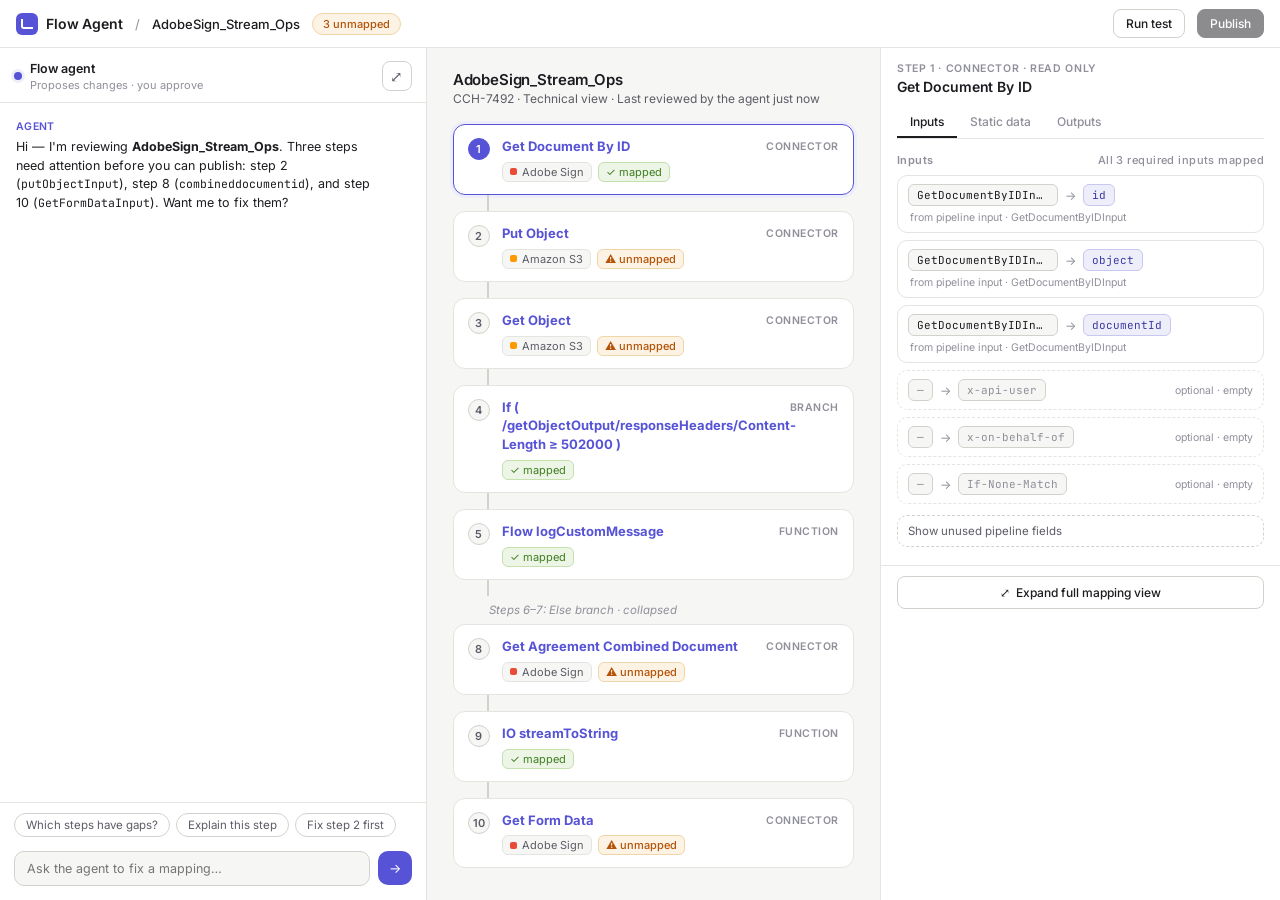
<file: Flow Agent/Prototype/flow_agent_mapping_21July.html>
<!DOCTYPE html>
<html lang="en">
<head>
<meta charset="UTF-8">
<meta name="viewport" content="width=device-width, initial-scale=1.0">
<title>Flow Agent · AdobeSign_Stream_Ops</title>
<link rel="preconnect" href="https://fonts.googleapis.com">
<link href="https://fonts.googleapis.com/css2?family=Inter:wght@400;500;600&family=JetBrains+Mono:wght@400;500&display=swap" rel="stylesheet">
<style>
:root{
  --ink:#1c1c21; --ink-2:#5c5c66; --ink-3:#8f8f9a;
  --paper:#f6f6f4; --panel:#ffffff; --line:#e4e4e0; --line-2:#d2d2cc;
  --violet:#5753d6; --violet-bg:#eeeefb; --violet-bd:#c8c7f0; --violet-tx:#3d3aa3;
  --teal:#0f766e; --teal-bg:#e4f4f1; --teal-bd:#a9dcd4; --teal-tx:#0b544f;
  --amber:#b45309; --amber-bg:#fdf3e4; --amber-bd:#f0d5a8;
  --green:#3f7d20; --green-bg:#edf6e6; --green-bd:#c3e0ad;
  --r:8px;
}
*{box-sizing:border-box;margin:0;padding:0}
html,body{height:100%}
body{font-family:'Inter',system-ui,sans-serif;font-size:13px;color:var(--ink);background:var(--paper)}
button{font:inherit;cursor:pointer;background:none;border:none;color:inherit}
.mono{font-family:'JetBrains Mono',monospace;font-size:11.5px}

#app{display:grid;height:100vh;min-height:560px;
  grid-template-columns:minmax(300px,1fr) 2fr;
  grid-template-rows:48px 1fr;position:relative;overflow:hidden}
#app.chat-full{grid-template-columns:1fr 0fr}
#app.chat-full #content{display:none}

/* ── Top bar ── */
header{grid-column:1/-1;display:flex;align-items:center;gap:12px;padding:0 16px;
  background:var(--panel);border-bottom:1px solid var(--line)}
.logo{display:flex;align-items:center;gap:8px;font-weight:600;font-size:14px;letter-spacing:-.01em}
.logo-mark{width:22px;height:22px;border-radius:6px;background:var(--violet);position:relative;flex:none}
.logo-mark::after{content:"";position:absolute;inset:6px 5px;border-left:2px solid #fff;border-bottom:2px solid #fff;border-radius:0 0 0 3px}
.crumb{color:var(--ink-3)}
.autoname{font-weight:500}
.pill{font-size:11px;font-weight:500;padding:3px 10px;border-radius:99px}
.pill.draft{background:var(--amber-bg);color:var(--amber);border:1px solid var(--amber-bd)}
.pill.ready{background:var(--green-bg);color:var(--green);border:1px solid var(--green-bd)}
header .spacer{flex:1}
.topbtn{font-size:12px;font-weight:500;padding:6px 12px;border-radius:var(--r);border:1px solid var(--line-2)}
.topbtn:hover{background:var(--paper)}
.topbtn.primary{background:var(--ink);color:#fff;border-color:var(--ink)}

/* ── Chat rail ── */
#chat{display:flex;flex-direction:column;background:var(--panel);border-right:1px solid var(--line);min-height:0}
#app.chat-full #chat{border-right:none}
.chat-head{padding:12px 14px 10px;border-bottom:1px solid var(--line);display:flex;align-items:center;gap:8px}
.agent-dot{width:8px;height:8px;border-radius:50%;background:var(--violet);box-shadow:0 0 0 3px var(--violet-bg);flex:none}
.chat-head b{font-size:12.5px;font-weight:600}
.chat-head span{font-size:11px;color:var(--ink-3)}
.chat-expand{margin-left:auto;flex:none;width:30px;height:30px;border-radius:8px;border:1px solid var(--line-2);
  display:flex;align-items:center;justify-content:center;color:var(--ink-2);font-size:15px}
.chat-expand:hover{background:var(--paper)}
#msgs{flex:1;overflow-y:auto;padding:14px;display:flex;flex-direction:column;gap:10px;min-height:0}
#app.chat-full #msgs{max-width:760px;width:100%;margin:0 auto;padding:20px 16px}
.msg{max-width:92%;line-height:1.5;font-size:12.5px}
.msg.user{align-self:flex-end;background:var(--ink);color:#fff;padding:8px 11px;border-radius:12px 12px 3px 12px}
.msg.agent{align-self:flex-start;color:var(--ink);padding:2px 2px 0}
.msg.agent .who{font-size:10.5px;font-weight:600;color:var(--violet);letter-spacing:.03em;margin-bottom:3px}
.typing{display:inline-flex;gap:4px;padding:8px 2px}
.typing i{width:5px;height:5px;border-radius:50%;background:var(--ink-3);animation:blink 1.2s infinite}
.typing i:nth-child(2){animation-delay:.2s}.typing i:nth-child(3){animation-delay:.4s}
@keyframes blink{0%,60%,100%{opacity:.25}30%{opacity:1}}
.proposal{margin-top:8px;border:1px solid var(--violet-bd);border-radius:10px;overflow:hidden;background:var(--panel)}
.proposal .p-head{font-size:11px;font-weight:600;color:var(--violet-tx);background:var(--violet-bg);padding:6px 10px}
.proposal .p-body{padding:9px 10px;display:flex;align-items:center;gap:7px;flex-wrap:wrap}
.proposal .p-actions{display:flex;gap:8px;padding:0 10px 10px}
.proposal .p-actions button{font-size:11.5px;font-weight:500;padding:5px 12px;border-radius:7px;border:1px solid var(--line-2)}
.proposal .p-actions .ok{background:var(--violet);border-color:var(--violet);color:#fff}
.proposal .p-actions .ok:hover{background:#4a46c6}
.proposal .p-actions button:disabled{opacity:.45;cursor:default}
.proposal.applied .p-head{background:var(--green-bg);color:var(--green)}
.proposal.applied{border-color:var(--green-bd)}
.chips-row{padding:10px 14px 6px;display:flex;flex-wrap:wrap;gap:6px;border-top:1px solid var(--line)}
.qchip{font-size:11.5px;color:var(--ink-2);border:1px solid var(--line-2);border-radius:99px;padding:4px 11px}
.qchip:hover{background:var(--paper);color:var(--ink)}
.chat-input{display:flex;gap:8px;padding:8px 14px 14px}
#app.chat-full .chat-input,#app.chat-full .chips-row{max-width:760px;width:100%;margin:0 auto}
.chat-input input{flex:1;font:inherit;font-size:12.5px;padding:9px 12px;border:1px solid var(--line-2);border-radius:10px;outline:none;background:var(--paper)}
.chat-input input:focus{border-color:var(--violet);background:#fff;box-shadow:0 0 0 3px var(--violet-bg)}
.send{width:34px;height:34px;border-radius:10px;background:var(--violet);color:#fff;flex:none;display:flex;align-items:center;justify-content:center}
.send:hover{background:#4a46c6}

/* ── Content zone ── */
#content{display:grid;grid-template-columns:minmax(340px,1fr) 400px;min-height:0;overflow:hidden}
#content.full-map{grid-template-columns:1fr}
#content.full-map #steps,#content.full-map #config{display:none}

/* ── Step list ── */
#steps{overflow-y:auto;padding:22px 26px;min-height:0}
.flow-title{font-size:15px;font-weight:600;letter-spacing:-.01em;margin-bottom:2px}
.flow-sub{font-size:12px;color:var(--ink-2);margin-bottom:18px}
.step{display:flex;gap:12px;align-items:flex-start;background:var(--panel);border:1px solid var(--line);
  border-radius:12px;padding:12px 14px;cursor:pointer;transition:border-color .12s}
.step+.connector{width:2px;height:16px;background:var(--line-2);margin:0 0 0 34px}
.step:hover{border-color:var(--line-2)}
.step.sel{border-color:var(--violet);box-shadow:0 0 0 3px var(--violet-bg)}
.step-num{width:22px;height:22px;border-radius:50%;background:var(--paper);border:1px solid var(--line-2);
  font-size:11px;font-weight:600;color:var(--ink-2);display:flex;align-items:center;justify-content:center;flex:none;margin-top:1px}
.step.sel .step-num{background:var(--violet);border-color:var(--violet);color:#fff}
.step-body{min-width:0;flex:1}
.step-title{font-size:13px;font-weight:500;line-height:1.45}
.step-title b{color:var(--violet)}
.step-meta{display:flex;gap:6px;align-items:center;margin-top:6px;flex-wrap:wrap}
.appchip{display:inline-flex;align-items:center;gap:5px;font-size:11px;color:var(--ink-2);
  background:var(--paper);border:1px solid var(--line);border-radius:6px;padding:2px 7px}
.appdot{width:7px;height:7px;border-radius:2px}
.warnchip{display:inline-flex;align-items:center;gap:5px;font-size:11px;font-weight:500;color:var(--amber);
  background:var(--amber-bg);border:1px solid var(--amber-bd);border-radius:6px;padding:2px 7px}
.okchip{display:inline-flex;align-items:center;gap:5px;font-size:11px;color:var(--green);
  background:var(--green-bg);border:1px solid var(--green-bd);border-radius:6px;padding:2px 7px}
.step-kind{font-size:10.5px;font-weight:600;letter-spacing:.05em;color:var(--ink-3);text-transform:uppercase;flex:none;margin-top:3px}
.skipped{padding:7px 14px 7px 36px;font-size:11.5px;color:var(--ink-3);font-style:italic}

/* ── Config panel ── */
#config{background:var(--panel);border-left:1px solid var(--line);display:flex;flex-direction:column;min-height:0}
.cfg-head{padding:14px 16px 0}
.cfg-eyebrow{font-size:10.5px;font-weight:600;letter-spacing:.06em;color:var(--ink-3);text-transform:uppercase}
.cfg-title{font-size:14px;font-weight:600;margin-top:3px;letter-spacing:-.01em}
.tabs{display:flex;gap:0;margin-top:12px;border-bottom:1px solid var(--line)}
.tab{font-size:12px;font-weight:500;color:var(--ink-3);padding:7px 13px;border-bottom:2px solid transparent;cursor:pointer;user-select:none}
.tab:hover{color:var(--ink)}
.tab.on{color:var(--ink);border-bottom-color:var(--ink)}
.tab-panel{display:none}
.tab-panel.on{display:block}
#cfg-body{flex:1;overflow-y:auto;padding:14px 16px 18px;min-height:0}
.sec-label{display:flex;align-items:center;font-size:11px;font-weight:600;letter-spacing:.04em;color:var(--ink-3);margin:14px 0 8px}
.sec-label:first-child{margin-top:0}
.sec-label .count{margin-left:auto;font-weight:500}
/* pair = read-only mapping row, same as prototype_1 */
.pair{border:1px solid var(--line);border-radius:10px;padding:8px 10px;margin-bottom:7px;transition:background .5s,border-color .5s}
.pair .line1{display:flex;align-items:center;gap:7px;min-width:0}
.pair .prov{font-size:10.5px;color:var(--ink-3);margin-top:5px;padding-left:2px}
.chip{font-family:'JetBrains Mono',monospace;font-size:11px;padding:3px 8px;border-radius:6px;
  background:var(--paper);border:1px solid var(--line-2);white-space:nowrap;overflow:hidden;text-overflow:ellipsis;max-width:150px}
.chip.tgt{background:var(--violet-bg);border-color:var(--violet-bd);color:var(--violet-tx)}
.chip.out{background:var(--teal-bg);border-color:var(--teal-bd);color:var(--teal-tx)}
.arrow{color:var(--ink-3);flex:none;font-size:12px}
.pair.warn{background:var(--amber-bg);border-color:var(--amber-bd)}
.pair.warn .wtext{font-size:12px;color:var(--amber);min-width:0}
.pair.warn button{margin-left:auto;flex:none;font-size:11px;font-weight:500;color:var(--amber);
  border:1px solid var(--amber-bd);background:#fff;border-radius:7px;padding:4px 10px}
.pair.proposed{background:var(--green-bg);border-color:var(--green-bd);border-style:dashed}
.pair.proposed .badge{margin-left:auto;font-size:10px;font-weight:600;color:var(--green);letter-spacing:.04em}
.pair.flash{background:var(--green-bg);border-color:var(--green-bd)}
.dest{font-size:11.5px;color:var(--ink-2);min-width:0;overflow:hidden;text-overflow:ellipsis;white-space:nowrap}
.unused-toggle{width:100%;text-align:left;font-size:11.5px;color:var(--ink-2);border:1px dashed var(--line-2);
  border-radius:10px;padding:8px 10px;margin-top:4px}
.unused-toggle:hover{background:var(--paper)}
.unused-list{padding:6px 2px 0}
.unused-list .u{display:flex;align-items:center;gap:8px;padding:4px 8px;color:var(--ink-2)}
.cfg-foot{border-top:1px solid var(--line);padding:10px 16px}
.expand-btn{width:100%;display:flex;align-items:center;justify-content:center;gap:7px;font-size:12px;font-weight:500;
  border:1px solid var(--line-2);border-radius:var(--r);padding:8px}
.expand-btn:hover{background:var(--paper)}
.empty-cfg{padding:30px 16px;color:var(--ink-3);font-size:12.5px;text-align:center;line-height:1.6}
.step.flash-src{border-color:var(--violet);box-shadow:0 0 0 3px var(--violet-bg)}

/* ── Rich mapping row variants (from screenshot) ── */
/* value tag on right of .line1 */
.vtag{font-size:10px;font-weight:600;letter-spacing:.03em;padding:2px 8px;border-radius:99px;margin-left:auto;flex:none;white-space:nowrap}
.vtag.static{background:var(--paper);border:1px solid var(--line-2);color:var(--ink-2)}
.vtag.tmpl{background:var(--violet-bg);color:var(--violet-tx);border:1px solid var(--violet-bd)}
.vtag.gen{background:var(--violet-bg);color:var(--violet-tx);border:1px dashed var(--violet-bd)}
/* template string box */
.tmplbox{margin-top:8px;font-size:12px;line-height:2;background:var(--paper);border:1px solid var(--line);
  border-radius:8px;padding:8px 10px;color:var(--ink)}
/* inline source pill inside template text */
.srcpill{display:inline-block;font-family:'JetBrains Mono',monospace;font-size:10.5px;padding:1px 7px;border-radius:5px;
  background:var(--violet-bg);border:1px solid var(--violet-bd);color:var(--violet-tx);white-space:nowrap}
/* last-run sample */
.sample{margin-top:6px;font-size:11.5px;color:var(--ink-2);border-left:2px solid var(--line-2);padding-left:8px;font-style:italic}
/* "tap a field to trace" hint */
.trace-hint{margin-top:5px;font-size:10.5px;color:var(--ink-3)}

/* ── Full mapping view — fills content zone, chat stays in left third ── */
#mapview{display:none;flex-direction:column;min-height:0;background:var(--paper)}
#content.full-map #mapview{display:flex}
.mapview-head{display:flex;align-items:center;gap:10px;padding:12px 24px;border-bottom:1px solid var(--line);background:var(--panel)}
.mapview-head b{font-size:13.5px;font-weight:600}
.mapview-head .sub{font-size:11.5px;color:var(--ink-3)}
.mapview-head .back{font-size:12px;font-weight:500;color:var(--ink-2);border:1px solid var(--line-2);border-radius:7px;padding:5px 12px;background:var(--panel);display:flex;align-items:center;gap:6px}
.mapview-head .back:hover{background:var(--paper)}
#wirewrap{position:relative;flex:1;overflow:auto;padding:26px 30px}
#wiregrid{display:grid;grid-template-columns:repeat(4,minmax(150px,1fr));gap:32px;position:relative;min-width:720px;max-width:1180px;margin:0 auto}
#wiresvg{position:absolute;inset:0;width:100%;height:100%;pointer-events:none;overflow:visible}
.wcol{position:relative;z-index:2}
.wcol h4{font-size:10.5px;font-weight:600;letter-spacing:.05em;color:var(--ink-3);text-transform:uppercase;
  padding-bottom:6px;border-bottom:1px solid var(--line);margin-bottom:6px}
.wgrp{font-size:10.5px;color:var(--ink-3);padding:6px 2px 2px}
.wf{display:flex;align-items:center;gap:6px;padding:5px 8px;border-radius:6px;background:var(--paper)}
.wf:hover{background:var(--panel)}
.wf.hl{background:var(--violet-bg);outline:1px solid var(--violet-bd);animation:hlp 1.2s ease-out 2}
@keyframes hlp{0%{outline-color:var(--violet)}100%{outline-color:var(--violet-bd)}}
.wf .nm{font-family:'JetBrains Mono',monospace;font-size:11px;overflow:hidden;text-overflow:ellipsis;white-space:nowrap;flex:1}
.wf .ty{font-size:10px;color:var(--ink-3);margin-left:auto;flex:none}
.wf .req{color:#c00;font-size:10px;flex:none}
.wf .d{width:7px;height:7px;border-radius:50%;flex:none}
/* dot colours matching Workspace */
.d.v{background:var(--violet)}
.d.t{background:var(--teal)}
.d.n{background:none;border:1px solid var(--line-2)}
.d.w{background:var(--amber)}
.d.s{background:var(--ink-3);border-radius:2px}
.wf.dim .nm{color:var(--ink-3)}
/* type pills — same colours as before */
.tt{display:inline-flex;align-items:center;justify-content:center;font-size:9.5px;font-weight:600;
  padding:1px 4px;border-radius:3px;font-family:'Inter',sans-serif;min-width:24px;flex:none}
.tt-str{background:#fff7d6;color:#7c5800;border:1px solid #f0d878}
.tt-obj{background:#fce8ff;color:#7a00a8;border:1px solid #e0aaff}
.tt-doc{background:#d6f5ea;color:#005c30;border:1px solid #74d4a0}
/* legend */
.legend{display:flex;gap:16px;padding:10px 24px;border-top:1px solid var(--line);font-size:11px;color:var(--ink-2);flex-wrap:wrap;background:var(--panel)}
.legend .k{display:flex;align-items:center;gap:6px}
.lw{width:16px;height:2px;border-radius:2px}

.deeplink{display:inline;color:var(--violet);font-weight:500;font-size:12.5px;padding:0}
.deeplink:hover{text-decoration:underline}

/* ── Toast ── */
#toast{position:absolute;bottom:18px;left:50%;transform:translate(-50%,10px);opacity:0;pointer-events:none;
  background:var(--ink);color:#fff;font-size:12px;padding:8px 14px;border-radius:99px;transition:all .25s;z-index:60}
#toast.show{opacity:1;transform:translate(-50%,0)}

@media (max-width:1120px){#content{grid-template-columns:minmax(300px,1fr) 340px}}
@media (max-width:940px){
  #app{grid-template-columns:1fr}
  #content{grid-template-columns:1fr;grid-template-rows:1fr auto}
  #config{border-left:none;border-top:1px solid var(--line);max-height:46vh}
  #wirewrap{padding:16px}
}
.sr-only{position:absolute;width:1px;height:1px;overflow:hidden;clip:rect(0 0 0 0)}
:focus-visible{outline:2px solid var(--violet);outline-offset:2px}
@media(prefers-reduced-motion:reduce){*{transition:none!important;animation:none!important}}
</style>
</head>
<body>
<h1 class="sr-only">Flow Agent prototype: AdobeSign_Stream_Ops step list with read-only mapping panel and agent chat.</h1>
<div id="app">

  <header>
    <div class="logo"><div class="logo-mark"></div>Flow Agent</div>
    <span class="crumb">/</span>
    <span class="autoname">AdobeSign_Stream_Ops</span>
    <span class="pill draft" id="statuspill">3 unmapped</span>
    <div class="spacer"></div>
    <button class="topbtn">Run test</button>
    <button class="topbtn primary" id="publishbtn" disabled style="opacity:.5;cursor:default">Publish</button>
  </header>

  <aside id="chat" aria-label="Agent chat">
    <div class="chat-head">
      <span class="agent-dot"></span>
      <div><b>Flow agent</b><br><span>Proposes changes · you approve</span></div>
      <button class="chat-expand" id="chatexpand" aria-label="Expand chat" title="Expand chat">⤢</button>
    </div>
    <div id="msgs"></div>
    <div class="chips-row" id="chips"></div>
    <div class="chat-input">
      <input id="chatbox" type="text" placeholder="Ask the agent to fix a mapping…" aria-label="Message the agent">
      <button class="send" id="sendbtn" aria-label="Send">→</button>
    </div>
  </aside>

  <div id="content">
    <main id="steps" aria-label="Flow steps">
      <div class="flow-title">AdobeSign_Stream_Ops</div>
      <div class="flow-sub">CCH-7492 · Technical view · Last reviewed by the agent just now</div>
      <div id="steplist"></div>
    </main>

    <aside id="config" aria-label="Step mapping">
      <div id="cfg-inner"><div class="empty-cfg">← Select a step to see its mapping</div></div>
    </aside>

    <section id="mapview" aria-label="Full mapping view">
      <div class="mapview-head">
        <button class="back" id="closedrawer">← Back to steps</button>
        <b id="drawertitle">Full mapping</b>
        <span class="sub">Read only · Esc goes back</span>
      </div>
      <div id="wirewrap">
        <div id="wiregrid">
          <svg id="wiresvg" aria-hidden="true"></svg>
          <div class="wcol" id="colA"><h4>Pipeline input</h4></div>
          <div class="wcol" id="colB"><h4 id="colB-title">Step input</h4></div>
          <div class="wcol" id="colC"><h4 id="colC-title">Step output</h4></div>
          <div class="wcol" id="colD"><h4>Pipeline output</h4></div>
        </div>
      </div>
      <div class="legend">
        <span class="k"><span class="lw" style="background:var(--violet)"></span>Input mapping</span>
        <span class="k"><span class="lw" style="background:var(--teal)"></span>Output feed</span>
        <span class="k"><span class="d w" style="display:inline-block"></span>Required, unmapped</span>
        <span class="k"><span class="d n" style="display:inline-block"></span>Available, unused</span>
        <span class="k"><span class="tt tt-str">str</span>string</span>
        <span class="k"><span class="tt tt-obj">obj</span>object</span>
        <span class="k"><span class="tt tt-doc">doc</span>document</span>
      </div>
    </section>
  </div>

  <div id="toast" role="status"></div>
</div>

<script>
/* ─────────── State ─────────── */
const state = {
  sel: 1,
  encodingMapped: false,
  encodingProposed: false,
  putObjectMapped: false,
  putObjectProposed: false,
  combinedDocMapped: false,
  combinedDocProposed: false,
  drawerOpen: false,
  unusedOpen: false,
  highlight: null,
  chatFull: false
};

/* ─────────── Step data (real fields from screenshots) ─────────── */
const STEPS = [
  { n:1,  kind:"Connector", title:"Get Document By ID",               app:"Adobe Sign",  appColor:"#e84b37",
    warnChip: null,
    inputs:[
      {src:"GetDocumentByIDInput/id",       tgt:"id",         prov:"from pipeline input · GetDocumentByIDInput"},
      {src:"GetDocumentByIDInput/object",   tgt:"object",     prov:"from pipeline input · GetDocumentByIDInput"},
      {src:"GetDocumentByIDInput/documentId", tgt:"documentId", prov:"from pipeline input · GetDocumentByIDInput"},
    ],
    warnInputs: [],
    optionalInputs:[{tgt:"x-api-user"},{tgt:"x-on-behalf-of"},{tgt:"If-None-Match"}],
    outputs:[
      {src:"GetDocumentByIDOutput", dest:"steps 2, 8, 9, 10 — downstream steps"},
      {src:"stream",                dest:"step 8 — Get Agreement Combined Document"},
    ]
  },
  { n:2,  kind:"Connector", title:"Put Object",                        app:"Amazon S3",   appColor:"#f90",
    inputs:[],
    warnInputs:[{tgt:"putObjectInput", stateKey:"putObjectMapped"}],
    optionalInputs:[],
    outputs:[
      {src:"putObjectOutput", dest:"step 3 — Get Object"},
    ]
  },
  { n:3,  kind:"Connector", title:"Get Object",                        app:"Amazon S3",   appColor:"#f90",
    inputs:[],
    warnInputs:[{tgt:"getObjectInput"},{tgt:"message"},{tgt:"id"}],
    optionalInputs:[],
    outputs:[
      {src:"getObjectOutput",                                dest:"step 8, 9 — downstream"},
      {src:"responseHeaders/Content-Length",                 dest:"step 4 — If condition"},
    ]
  },
  { n:4,  kind:"Branch",    title:"If  ( /getObjectOutput/responseHeaders/Content-Length  ≥  502000 )", app:null, appColor:null,
    inputs:[
      {src:"getObjectOutput/responseHeaders/Content-Length", tgt:"condition", prov:"reads from step 3 output directly — no explicit mapping needed"},
    ],
    warnInputs:[],
    optionalInputs:[],
    outputs:[]
  },
  { n:5,  kind:"Function",  title:"Flow logCustomMessage",             app:null, appColor:null,
    inputs:[
      {src:"getObjectOutput/message", tgt:"message", prov:"from step 3 · Get Object"},
    ],
    warnInputs:[],
    optionalInputs:[],
    outputs:[]
  },
  { n:8,  kind:"Connector", title:"Get Agreement Combined Document",   app:"Adobe Sign",  appColor:"#e84b37",
    inputs:[
      {src:"getObjectOutput/stream", tgt:"inputStream", prov:"from step 3 · Get Object"},
    ],
    warnInputs:[{tgt:"combineddocumentid", stateKey:"combinedDocMapped"}],
    optionalInputs:[],
    outputs:[
      {src:"getAgreementCombinedDocumentOutput", dest:"step 9 — IO streamToString"},
      {src:"stream",                             dest:"step 9 — IO streamToString"},
    ]
  },
  { n:9,  kind:"Function",  title:"IO streamToString",                 app:null, appColor:null,
    inputs:[
      {src:"getAgreementCombinedDocumentOutput/stream", tgt:"inputStream", prov:"from step 8 · Get Agreement Combined Document"},
    ],
    warnInputs:[],
    optionalInputs:[{tgt:"encoding", stateKey:"encodingMapped"}],
    outputs:[
      {src:"string", dest:"step 10 — Get Form Data"},
    ]
  },
  { n:10, kind:"Connector", title:"Get Form Data",                     app:"Adobe Sign",  appColor:"#e84b37",
    inputs:[],
    warnInputs:[{tgt:"GetFormDataInput"}],
    optionalInputs:[],
    outputs:[
      {src:"GetFormDataOutput",  dest:"not used downstream", unused:true},
      {src:"FormDataResponse",   dest:"not used downstream", unused:true},
    ]
  },
];

function getStep(n){ return STEPS.find(s=>s.n===n); }

/* ─────────── Mapping status per step ─────────── */
function stepMappingStatus(s){
  const hasWarn = s.warnInputs.some(w=>{
    if(w.stateKey) return !state[w.stateKey];
    return true; // always warn (no stateKey = not patchable in prototype)
  });
  if(hasWarn) return "warn";
  return "ok";
}

/* ─────────── Step list ─────────── */
function renderSteps(){
  const el = document.getElementById("steplist");
  el.innerHTML = "";
  STEPS.forEach((s,i)=>{
    // "in between" gap before step 8
    if(s.n===8){
      const gap = document.createElement("div");
      gap.className = "skipped";
      gap.textContent = "Steps 6–7: Else branch · collapsed";
      el.appendChild(gap);
      const con = document.createElement("div"); con.className="connector"; el.appendChild(con);
    }
    const d = document.createElement("div");
    d.id = "step-"+s.n;
    d.className = "step"+(state.sel===s.n?" sel":"");
    d.setAttribute("role","button"); d.tabIndex=0;

    const status = stepMappingStatus(s);
    let statusChip = "";
    if(status==="warn") statusChip = `<span class="warnchip">⚠ unmapped</span>`;
    else if(s.inputs.length>0||s.warnInputs.length>0) statusChip = `<span class="okchip">✓ mapped</span>`;

    d.innerHTML = `
      <div class="step-num">${s.n}</div>
      <div class="step-body">
        <div class="step-title">${formatTitle(s)}</div>
        <div class="step-meta">
          ${s.app?`<span class="appchip"><span class="appdot" style="background:${s.appColor}"></span>${s.app}</span>`:""}
          ${statusChip}
        </div>
      </div>
      <div class="step-kind">${s.kind}</div>`;

    d.addEventListener("click",()=>{ state.sel=s.n; renderSteps(); renderConfig(); if(state.drawerOpen) renderWireView(); });
    d.addEventListener("keydown",e=>{ if(e.key==="Enter"||e.key===" "){ e.preventDefault(); d.click(); }});
    el.appendChild(d);
    if(i<STEPS.length-1){ const c=document.createElement("div"); c.className="connector"; el.appendChild(c); }
  });
}

function formatTitle(s){
  if(s.title.includes(" from ") && s.app){
    const idx = s.title.indexOf(" from ");
    return `<b>${s.title.slice(0,idx)}</b>${s.title.slice(idx)}`;
  }
  return `<b>${s.title}</b>`;
}

/* ─────────── Tab switching helper ─────────── */
function activateTabs(scope){
  scope.querySelectorAll(".tab").forEach(tab=>{
    tab.addEventListener("click", ()=>{
      const name = tab.dataset.tab;
      scope.querySelectorAll(".tab").forEach(t => t.classList.toggle("on", t.dataset.tab===name));
      scope.querySelectorAll(".tab-panel").forEach(p => p.classList.toggle("on", p.id==="tp-"+name));
    });
  });
}

/* ─────────── Config panel — READ ONLY, same pattern as prototype_1 ─────────── */

/*
 * Rich row helpers — replicating the three row types from the screenshot:
 *   1. Static value  — field chip + static value badge + "set by you" tag + note
 *   2. Template      — field chip + template · N fields tag + inline tmplbox with srcpills
 *   3. Agent-written — field chip + "+ written by agent" tag + instruction + last-run sample
 */
function richRowStatic(tgt, value, note){
  return `
    <div class="pair">
      <div class="line1">
        <span class="chip tgt">${tgt}</span>
        <span class="chip" style="max-width:none">${value}</span>
        <span class="vtag static">set by you</span>
      </div>
      <div class="prov">${note}</div>
    </div>`;
}
function richRowTemplate(tgt, tag, tmplHtml, hint){
  return `
    <div class="pair">
      <div class="line1">
        <span class="chip tgt">${tgt}</span>
        <span class="vtag tmpl">${tag}</span>
      </div>
      <div class="tmplbox">${tmplHtml}</div>
      <div class="trace-hint">${hint}</div>
    </div>`;
}
function richRowAgent(tgt, instruction, lastRun){
  return `
    <div class="pair">
      <div class="line1">
        <span class="chip tgt">${tgt}</span>
        <span class="vtag gen">+ written by agent each run</span>
      </div>
      <div class="prov" style="margin-top:6px">${instruction}</div>
      <div class="sample">${lastRun}</div>
    </div>`;
}

function renderConfig(){
  const el = document.getElementById("cfg-inner");
  renderChips();
  const s = getStep(state.sel);
  if(!s){ el.innerHTML=`<div class="empty-cfg">← Select a step</div>`; return; }

  /* ── Step 9 rich display ── */
  if(s.n === 9){
    const encodingRow = state.encodingMapped
      ? richRowStatic("encoding", "UTF-8", "Static value · set explicitly · never changes between runs")
      : state.encodingProposed
        ? `<div class="pair proposed" id="pair-encoding">
            <div class="line1"><span class="chip">GetDocumentByIDInput/encoding</span><span class="arrow">→</span><span class="chip tgt">encoding</span><span class="badge">PROPOSED</span></div>
            <div class="prov">Waiting for your approval in the chat</div>
           </div>`
        : `<div class="pair" style="border-style:dashed">
            <div class="line1">
              <span class="chip tgt">encoding</span>
              <span style="margin-left:auto;font-size:10.5px;color:var(--ink-3)">optional · empty · defaults to UTF-8</span>
            </div>
           </div>`;

    el.innerHTML = `
      <div class="cfg-head">
        <div class="cfg-eyebrow">Step 9 · Function · Read only</div>
        <div class="cfg-title">IO streamToString</div>
        <div class="tabs">
          <span class="tab on" data-tab="inputs">Inputs</span>
          <span class="tab" data-tab="static">Static data</span>
          <span class="tab" data-tab="outputs">Outputs</span>
        </div>
      </div>
      <div id="cfg-body">

        <div class="tab-panel on" id="tp-inputs">
          <div class="sec-label">Inputs <span class="count">1 wired</span></div>
          <div class="pair">
            <div class="line1">
              <span class="chip">getAgreementCombinedDocumentOutput/stream</span>
              <span class="arrow">→</span>
              <span class="chip tgt">inputStream</span>
            </div>
            <div class="prov">from step 8 · Get Agreement Combined Document</div>
          </div>
        </div>

        <div class="tab-panel" id="tp-static">
          <div class="sec-label">Static data <span class="count">3 fields</span></div>
          ${richRowTemplate(
            "logTag",
            "template · 2 fields",
            `Document <span class="srcpill">GetDocumentByIDInput/id</span> converted from <span class="srcpill">GetDocumentByIDInput/object</span>`,
            "Tap a field to trace where it comes from"
          )}
          ${encodingRow}
          ${richRowAgent(
            "processingNote",
            `Instruction: "Summarise the stream conversion result — include byte count and encoding used."`,
            `Last run: "Converted 142,840 bytes · encoding: UTF-8 · duration: 38 ms"`
          )}
        </div>

        <div class="tab-panel" id="tp-outputs">
          <div class="sec-label">Outputs <span class="count">1 used downstream</span></div>
          <div class="pair">
            <div class="line1">
              <span class="chip out">string</span>
              <span class="arrow">→</span>
              <span class="dest">step 10 · Get Form Data</span>
            </div>
          </div>
        </div>

      </div>
      <div class="cfg-foot">
        <button class="expand-btn" id="expandbtn">⤢&nbsp; Expand full mapping view</button>
      </div>`;

    activateTabs(el);
    if(state.encodingProposed){
      const btn = el.querySelector(".askbtn");
      if(btn) btn.addEventListener("click", e=>{ e.stopPropagation(); runIntent("fix-encodingMapped"); });
    }
    document.getElementById("expandbtn").addEventListener("click", openDrawer);
    return;
  }

  /* ── Generic display for all other steps ── */

  /* count mapped/total required */
  const totalRequired = s.inputs.length + s.warnInputs.length;
  const mappedRequired = s.inputs.length + s.warnInputs.filter(w=>w.stateKey?state[w.stateKey]:false).length;
  const headline = totalRequired===0
    ? "No inputs required"
    : mappedRequired===totalRequired
      ? `All ${totalRequired} required input${totalRequired>1?"s":""} mapped`
      : `${mappedRequired} of ${totalRequired} required input${totalRequired>1?"s":""} mapped`;

  /* build input rows */
  let inputRowsHtml = s.inputs.map(p=>`
    <div class="pair">
      <div class="line1"><span class="chip">${p.src}</span><span class="arrow">→</span><span class="chip tgt">${p.tgt}</span></div>
      <div class="prov">${p.prov}</div>
    </div>`).join("");

  /* warn rows */
  inputRowsHtml += s.warnInputs.map(w=>{
    const isMapped = w.stateKey ? state[w.stateKey] : false;
    if(isMapped){
      const src = w.stateKey==="putObjectMapped"    ? "GetDocumentByIDOutput"
                : w.stateKey==="combinedDocMapped"  ? "GetDocumentByIDInput/id"
                : "—";
      return `
        <div class="pair" id="pair-${w.tgt}">
          <div class="line1"><span class="chip">${src}</span><span class="arrow">→</span><span class="chip tgt">${w.tgt}</span></div>
          <div class="prov">mapped by agent</div>
        </div>`;
    }
    if(w.stateKey){
      const proposedKey = w.stateKey.replace("Mapped","Proposed");
      if(state[proposedKey]){
        const src = w.stateKey==="putObjectMapped"   ? "GetDocumentByIDOutput"
                  : w.stateKey==="combinedDocMapped" ? "GetDocumentByIDInput/id"
                  : "GetDocumentByIDInput/encoding";
        return `
          <div class="pair proposed" id="pair-${w.tgt}">
            <div class="line1"><span class="chip">${src}</span><span class="arrow">→</span><span class="chip tgt">${w.tgt}</span><span class="badge">PROPOSED</span></div>
            <div class="prov">Waiting for your approval in the chat</div>
          </div>`;
      }
    }
    return `
      <div class="pair warn" id="pair-${w.tgt}">
        <div class="line1">
          <span class="wtext">⚠ <span class="mono">${w.tgt}</span> has no source yet</span>
          ${w.stateKey?`<button class="askbtn" data-field="${w.tgt}" data-key="${w.stateKey}">Ask agent</button>`:""}
        </div>
      </div>`;
  }).join("");

  /* optional rows */
  const optHtml = s.optionalInputs.length ? s.optionalInputs.map(o=>{
    const isMapped = o.stateKey ? state[o.stateKey] : false;
    if(isMapped){
      return `
        <div class="pair">
          <div class="line1"><span class="chip">GetDocumentByIDInput/encoding</span><span class="arrow">→</span><span class="chip tgt">encoding</span></div>
          <div class="prov">optional · mapped by agent</div>
        </div>`;
    }
    return `
      <div class="pair" style="border-style:dashed">
        <div class="line1">
          <span class="chip" style="color:var(--ink-3)">—</span><span class="arrow">→</span>
          <span class="chip" style="color:var(--ink-3)">${o.tgt}</span>
          <span style="margin-left:auto;font-size:10.5px;color:var(--ink-3)">optional · empty</span>
        </div>
      </div>`;
  }).join("") : "";

  /* outputs */
  const outputsHtml = s.outputs.length ? `
    <div class="sec-label">Outputs <span class="count">${s.outputs.filter(o=>!o.unused).length} used downstream</span></div>
    ${s.outputs.map(o=>`
      <div class="pair"${o.unused?' style="border-style:dashed"':""}>
        <div class="line1">
          <span class="chip out"${o.unused?' style="opacity:.55"':''}>${o.src}</span>
          <span class="arrow">→</span>
          <span class="dest"${o.unused?' style="color:var(--ink-3)"':''}>${o.dest}</span>
        </div>
      </div>`).join("")}` : "";

  /* unused pipeline fields toggle — shown only on step 1 */
  const unusedHtml = s.n===1 ? `
    <button class="unused-toggle" id="unusedbtn">${state.unusedOpen?"Hide":"Show"} unused pipeline fields</button>
    <div class="unused-list" style="display:${state.unusedOpen?"block":"none"}" id="unused-list">
      ${["x-api-user","x-on-behalf-of","If-None-Match","GetDocumentByIDInput/headers","GetDocumentByIDInput/version"].map(f=>`
        <div class="u"><span class="d n" style="width:6px;height:6px;border-radius:50%;display:inline-block"></span><span class="mono">${f}</span></div>`).join("")}
    </div>` : "";

  el.innerHTML = `
    <div class="cfg-head">
      <div class="cfg-eyebrow">Step ${s.n} · ${s.kind} · Read only</div>
      <div class="cfg-title">${s.title}</div>
      <div class="tabs">
        <span class="tab on" data-tab="inputs">Inputs</span>
        <span class="tab" data-tab="static">Static data</span>
        <span class="tab" data-tab="outputs">Outputs</span>
      </div>
    </div>
    <div id="cfg-body">
      <div class="tab-panel on" id="tp-inputs">
        <div class="sec-label">Inputs <span class="count">${headline}</span></div>
        ${inputRowsHtml}
        ${optHtml}
        ${unusedHtml}
      </div>
      <div class="tab-panel" id="tp-static">
        <div class="empty-cfg" style="padding:24px 0;font-size:12px">No static values set for this step</div>
      </div>
      <div class="tab-panel" id="tp-outputs">
        ${outputsHtml || `<div class="empty-cfg" style="padding:24px 0;font-size:12px">No outputs for this step</div>`}
      </div>
    </div>
    <div class="cfg-foot">
      <button class="expand-btn" id="expandbtn">⤢&nbsp; Expand full mapping view</button>
    </div>`;

  activateTabs(el);
  el.querySelectorAll(".askbtn").forEach(btn=>{
    btn.addEventListener("click", e=>{ e.stopPropagation(); runIntent("fix-"+btn.dataset.key); });
  });
  const ub = document.getElementById("unusedbtn");
  if(ub) ub.addEventListener("click",()=>{ state.unusedOpen=!state.unusedOpen; renderConfig(); });
  document.getElementById("expandbtn").addEventListener("click", openDrawer);
}

/* ─────────── Chips ─────────── */
function renderChips(){
  const c = document.getElementById("chips");
  let set;
  if(state.sel===9)  set=[["fix-encodingMapped","Map the encoding field"],["why-optional","Why is encoding optional?"],["explain","Explain this step"]];
  else if(state.sel===2) set=[["fix-putObjectMapped","Fix putObjectInput"],["explain","Explain this step"],["show-gaps","Which steps have gaps?"]];
  else if(state.sel===8) set=[["fix-combinedDocMapped","Fix combineddocumentid"],["explain","Explain this step"],["show-gaps","Which steps have gaps?"]];
  else set=[["show-gaps","Which steps have gaps?"],["explain","Explain this step"],["fix-putObjectMapped","Fix step 2 first"]];
  c.innerHTML = set.map(([q,l])=>`<button class="qchip" data-q="${q}">${l}</button>`).join("");
  c.onclick=e=>{ const b=e.target.closest(".qchip"); if(b) runIntent(b.dataset.q, b.textContent); };
}

/* ─────────── Chat ─────────── */
const msgs = document.getElementById("msgs");
function addUser(t){ const d=document.createElement("div"); d.className="msg user"; d.textContent=t; msgs.appendChild(d); msgs.scrollTop=msgs.scrollHeight; }
function addAgent(html, instant){
  const d=document.createElement("div"); d.className="msg agent";
  d.innerHTML=`<div class="who">AGENT</div><div class="body"></div>`;
  msgs.appendChild(d);
  const body=d.querySelector(".body");
  if(instant){ body.innerHTML=html; msgs.scrollTop=msgs.scrollHeight; return d; }
  body.innerHTML=`<span class="typing"><i></i><i></i><i></i></span>`;
  msgs.scrollTop=msgs.scrollHeight;
  setTimeout(()=>{ body.innerHTML=html; msgs.scrollTop=msgs.scrollHeight; wireProposal(d); }, 950);
  return d;
}
function wireProposal(scope){
  const card=scope.querySelector(".proposal"); const ok=scope.querySelector(".ok"), no=scope.querySelector(".no");
  if(!card||!ok) return;
  ok.addEventListener("click",()=>applyProposal(card.dataset.kind, scope));
  no.addEventListener("click",()=>dismissProposal(card.dataset.kind, scope));
}

/* ─────────── Proposal templates ─────────── */
function proposalCard(kind, stepN, src, tgt, bodyText){
  return `${bodyText}
  <div class="proposal" data-kind="${kind}">
    <div class="p-head">Proposed change · step ${stepN}</div>
    <div class="p-body"><span class="chip">${src}</span><span class="arrow">→</span><span class="chip tgt">${tgt}</span></div>
    <div class="p-actions"><button class="ok">Approve</button><button class="no">Dismiss</button></div>
  </div>`;
}

function runIntent(intent, userText){
  if(intent==="fix-putObjectMapped"){
    addUser(userText||"Fix putObjectInput");
    if(state.putObjectMapped){ addAgent(`<span class="mono">putObjectInput</span> is already mapped — step 2 is good.`); return; }
    if(state.putObjectProposed){ addAgent(`There's already a proposal waiting above — approve or dismiss it first.`); return; }
    state.putObjectProposed=true; renderSteps(); renderConfig();
    addAgent(proposalCard("putObjectMapped",2,"GetDocumentByIDOutput","putObjectInput",
      `Step 2 uploads the document to S3. <span class="mono">putObjectInput</span> needs the document stream — <span class="mono">GetDocumentByIDOutput</span> from step 1 is the right source.`));

  } else if(intent==="fix-combinedDocMapped"){
    addUser(userText||"Fix combineddocumentid");
    if(state.combinedDocMapped){ addAgent(`<span class="mono">combineddocumentid</span> is already mapped.`); return; }
    if(state.combinedDocProposed){ addAgent(`There's already a proposal waiting — approve or dismiss it first.`); return; }
    state.combinedDocProposed=true; renderSteps(); renderConfig();
    addAgent(proposalCard("combinedDocMapped",8,"GetDocumentByIDInput/id","combineddocumentid",
      `Step 8 needs the agreement ID to fetch the combined document. <span class="mono">GetDocumentByIDInput/id</span> from the pipeline input is the right source.`));

  } else if(intent==="fix-encodingMapped"){
    addUser(userText||"Map the encoding field");
    if(state.encodingMapped){ addAgent(`<span class="mono">encoding</span> is already set on step 9.`); return; }
    if(state.encodingProposed){ addAgent(`There's already a proposal waiting — approve or dismiss it first.`); return; }
    state.encodingProposed=true; renderSteps(); renderConfig();
    addAgent(proposalCard("encodingMapped",9,"GetDocumentByIDInput/encoding","encoding",
      `<span class="mono">encoding</span> is optional on step 9. Adobe Sign documents are UTF-8 by default, so this is safe to leave empty — but if you want to be explicit, I can map it from the pipeline input.`));

  } else if(intent==="show-gaps"){
    addUser(userText||"Which steps have gaps?");
    const gaps = STEPS.filter(s=>s.warnInputs.some(w=>w.stateKey?!state[w.stateKey]:true));
    if(!gaps.length){ addAgent("All required inputs are mapped — the flow is ready to publish."); return; }
    const list = gaps.map(s=>{
      const fields = s.warnInputs.filter(w=>w.stateKey?!state[w.stateKey]:true).map(w=>`<span class="mono">${w.tgt}</span>`).join(", ");
      return `<b>Step ${s.n} · ${s.title}:</b> ${fields}`;
    }).join("<br>");
    addAgent(`${gaps.length} step${gaps.length>1?"s":""} still have unmapped required fields:<br><br>${list}<br><br>Click a step and use the <i>Ask agent</i> button, or tap the quick action below.`);

  } else if(intent==="why-optional"){
    addUser(userText||"Why is encoding optional?");
    addAgent(`<span class="mono">encoding</span> on <span class="mono">IO streamToString</span> defaults to UTF-8 when left empty. You'd only set it if the source document uses a non-UTF-8 encoding — e.g. ISO-8859-1 for older PDFs. Adobe Sign streams are always UTF-8, so leaving this empty is safe.`);

  } else if(intent==="explain"){
    addUser(userText||"Explain this step");
    const s = getStep(state.sel);
    const explanations = {
      1: `Step 1 calls Adobe Sign to retrieve a document by ID. The pipeline input carries the document ID, object reference, and optionally headers. The output — <span class="mono">GetDocumentByIDOutput</span> — is a document object (stream + metadata) used by almost every downstream step.`,
      2: `Step 2 uploads the retrieved document to Amazon S3 via <span class="mono">Put Object</span>. It needs <span class="mono">putObjectInput</span> — a doc wrapping bucket, key and stream — which should come from step 1's output. Once uploaded, S3 returns <span class="mono">putObjectOutput</span> for step 3 to read back.`,
      3: `Step 3 reads the document back from S3. It needs the bucket/key from step 2's output, plus the document ID. Its output carries the raw byte stream and the response headers — including <span class="mono">Content-Length</span>, which step 4 checks to branch on file size.`,
      4: `Step 4 is a branch — it reads <span class="mono">Content-Length</span> from step 3's response headers and routes to the YES path if the file is over 500 KB. No explicit mapping is needed; the value travels through the pipeline automatically.`,
      5: `Step 5 logs a message when the YES branch fires (large file). It pulls <span class="mono">message</span> from step 3's output — no other mapping needed.`,
      8: `Step 8 asks Adobe Sign for the combined (merged) document. It needs the stream from S3 (<span class="mono">inputStream</span>) and the original document ID (<span class="mono">combineddocumentid</span>). Its output stream feeds directly into step 9.`,
      9: `Step 9 converts the binary stream from step 8 into a UTF-8 string. <span class="mono">inputStream</span> is already mapped. <span class="mono">encoding</span> is optional — defaults to UTF-8. The resulting <span class="mono">string</span> is consumed by step 10.`,
      10: `Step 10 retrieves the form field data from the Adobe Sign agreement. It needs <span class="mono">GetFormDataInput</span> — a doc wrapping the agreement ID — which hasn't been mapped yet. Its outputs are not used downstream in this flow.`,
    };
    addAgent(explanations[state.sel]||`Step ${state.sel} — no detailed explanation scripted for this step yet.`);

  } else {
    addUser(userText);
    addAgent(`I can fix mappings and explain steps. Try <b>Which steps have gaps?</b> or click <i>Ask agent</i> on any unmapped field. Most paths are scripted in this prototype.`);
  }
}

function applyProposal(kind, scope){
  const card=scope.querySelector(".proposal");
  card.classList.add("applied");
  card.querySelector(".p-head").textContent="Applied ✓";
  card.querySelectorAll("button").forEach(b=>b.disabled=true);

  const msgs2 = {
    putObjectMapped:  `Done — <span class="mono">putObjectInput</span> on step 2 now maps from <span class="mono">GetDocumentByIDOutput</span>. <button class="deeplink" onclick="jumpAndHL(2,'pair-putObjectInput')">See step 2 →</button>`,
    combinedDocMapped:`Done — <span class="mono">combineddocumentid</span> on step 8 maps from <span class="mono">GetDocumentByIDInput/id</span>. <button class="deeplink" onclick="jumpAndHL(8,'pair-combineddocumentid')">See step 8 →</button>`,
    encodingMapped:   `Done — <span class="mono">encoding</span> on step 9 now maps from <span class="mono">GetDocumentByIDInput/encoding</span>. <button class="deeplink" onclick="jumpAndHL(9,'pair-encoding')">See step 9 →</button>`,
  };
  const toasts = {
    putObjectMapped:  "Mapped: putObjectInput ← GetDocumentByIDOutput",
    combinedDocMapped:"Mapped: combineddocumentid ← GetDocumentByIDInput/id",
    encodingMapped:   "Mapped: encoding ← GetDocumentByIDInput/encoding",
  };

  state[kind] = true;
  const proposedKey = kind.replace("Mapped","Proposed");
  state[proposedKey] = false;

  // check if all required are now mapped
  const stillGaps = STEPS.some(s=>s.warnInputs.some(w=>w.stateKey?!state[w.stateKey]:true));
  if(!stillGaps){
    document.getElementById("statuspill").className="pill ready";
    document.getElementById("statuspill").textContent="Ready to publish";
    const pub=document.getElementById("publishbtn");
    pub.disabled=false; pub.style.opacity=1; pub.style.cursor="pointer";
  } else {
    const n = STEPS.filter(s=>s.warnInputs.some(w=>w.stateKey?!state[w.stateKey]:true)).length;
    document.getElementById("statuspill").textContent=n+" unmapped";
  }

  renderSteps(); renderConfig(); if(state.drawerOpen) renderWireView();
  addAgent(msgs2[kind]||"Done.");
  toast(toasts[kind]||"Mapping applied");

  // flash the pair card
  setTimeout(()=>{
    const el=document.getElementById("pair-"+{putObjectMapped:"putObjectInput",combinedDocMapped:"combineddocumentid",encodingMapped:"encoding"}[kind]);
    if(el){ el.classList.add("flash"); setTimeout(()=>el.classList.remove("flash"),1600); }
  }, 80);
}

function dismissProposal(kind, scope){
  const card=scope.querySelector(".proposal");
  card.querySelector(".p-head").textContent="Dismissed";
  card.querySelectorAll("button").forEach(b=>b.disabled=true);
  const proposedKey = kind.replace("Mapped","Proposed");
  state[proposedKey]=false;
  renderConfig();
  addAgent(`No problem — I've dropped that suggestion. Tell me if you'd prefer a different source.`);
}

function jumpAndHL(n, pairId){
  state.sel=n; renderSteps(); renderConfig();
  const el=document.getElementById("step-"+n);
  if(el) el.scrollIntoView({behavior:"smooth",block:"center"});
  setTimeout(()=>{
    const p=document.getElementById(pairId);
    if(p){ p.classList.add("flash"); setTimeout(()=>p.classList.remove("flash"),1600); }
  }, 80);
}
window.jumpAndHL=jumpAndHL;

document.getElementById("sendbtn").addEventListener("click", sendFree);
document.getElementById("chatbox").addEventListener("keydown",e=>{ if(e.key==="Enter") sendFree(); });
function sendFree(){
  const box=document.getElementById("chatbox");
  const t=box.value.trim(); if(!t) return; box.value="";
  const low=t.toLowerCase();
  if(low.includes("putobject")||low.includes("step 2")||low.includes("s3")) runIntent("fix-putObjectMapped",t);
  else if(low.includes("combined")||low.includes("step 8")) runIntent("fix-combinedDocMapped",t);
  else if(low.includes("encod")||low.includes("step 9")) runIntent("fix-encodingMapped",t);
  else if(low.includes("gap")||low.includes("unmap")||low.includes("which")||low.includes("fix")) runIntent("show-gaps",t);
  else if(low.includes("explain")||low.includes("what does")||low.includes("what is")) runIntent("explain",t);
  else if(low.includes("optional")) runIntent("why-optional",t);
  else runIntent("other",t);
}

/* ─────────── Wire drawer — full 4-column implementation ─────────── */

/*
 * PIPELINE_ALL: the master list shown in columns A and D.
 * Represents every named variable visible in the pipeline at any step.
 * Each entry: { id, name, type, req, group, indent }
 */
const PIPELINE_ALL = [
  // ── GetDocumentByID (step 1 inputs / pipeline entry points) ──
  { id:"pa-gdbi",      name:"GetDocumentByIDInput",    type:"obj", req:true,  group:"Pipeline entry · Step 1" },
  { id:"pa-gdbi-id",   name:"id",                       type:"str", req:true,  indent:true },
  { id:"pa-gdbi-obj",  name:"object",                   type:"str", req:false, indent:true },
  { id:"pa-gdbi-did",  name:"documentId",               type:"str", req:true,  indent:true },
  { id:"pa-gdbi-enc",  name:"encoding",                 type:"str", req:false, indent:true },
  // ── Step 1 outputs ──
  { id:"pa-gdbo",      name:"GetDocumentByIDOutput",    type:"doc", req:false, group:"Step 1 outputs" },
  { id:"pa-stream1",   name:"stream",                   type:"obj", req:false, indent:true },
  // ── Step 2 outputs ──
  { id:"pa-poo",       name:"putObjectOutput",          type:"doc", req:false, group:"Step 2 outputs" },
  // ── Step 3 outputs ──
  { id:"pa-goo",       name:"getObjectOutput",          type:"obj", req:false, group:"Step 3 outputs" },
  { id:"pa-goo-st",    name:"stream",                   type:"obj", req:false, indent:true },
  { id:"pa-goo-msg",   name:"message",                  type:"str", req:false, indent:true },
  { id:"pa-goo-hdrs",  name:"responseHeaders",          type:"obj", req:false, indent:true },
  { id:"pa-goo-cl",    name:"Content-Length",           type:"str", req:false, indent:true },
  // ── Step 8 outputs ──
  { id:"pa-gacdo",     name:"getAgreementCombinedDocumentOutput", type:"doc", req:false, group:"Step 8 outputs" },
  { id:"pa-stream8",   name:"stream",                   type:"obj", req:false, indent:true },
  // ── Step 9 outputs ──
  { id:"pa-string",    name:"string",                   type:"str", req:false, group:"Step 9 outputs" },
  // ── Step 10 outputs ──
  { id:"pa-gfdo",      name:"GetFormDataOutput",        type:"doc", req:false, group:"Step 10 outputs", dim:true },
  { id:"pa-fdr",       name:"FormDataResponse",         type:"obj", req:false, indent:true, dim:true },
];

/*
 * STEP_DEFS: per-step column B/C content and wires.
 * inputs:  [{ id, name, type, req, mappedFrom (pipeline-A id) | null }]
 * outputs: [{ id, name, type, req, mappedTo (pipeline-D id) }]
 * icon: "fn" | "conn"
 */
const STEP_DEFS = {
  1: {
    icon:"conn", title:"Get Document By ID",
    inputs:[
      { id:"wb1-id",   name:"id",         type:"str", req:true,  mappedFrom:"pa-gdbi-id"  },
      { id:"wb1-obj",  name:"object",     type:"str", req:false, mappedFrom:"pa-gdbi-obj" },
      { id:"wb1-did",  name:"documentId", type:"str", req:true,  mappedFrom:"pa-gdbi-did" },
      { id:"wb1-usr",  name:"x-api-user", type:"str", req:false, mappedFrom:null },
      { id:"wb1-nim",  name:"If-None-Match", type:"str", req:false, mappedFrom:null },
    ],
    outputs:[
      { id:"wc1-gdbo",  name:"GetDocumentByIDOutput", type:"doc", req:true,  mappedTo:"pa-gdbo"   },
      { id:"wc1-st",    name:"stream",                 type:"obj", req:false, mappedTo:"pa-stream1" },
    ],
  },
  2: {
    icon:"conn", title:"Put Object",
    inputs:[
      { id:"wb2-poi",  name:"putObjectInput", type:"doc", req:true,
        get mappedFrom(){ return state.putObjectMapped ? "pa-gdbo" : null; } },
    ],
    outputs:[
      { id:"wc2-poo", name:"putObjectOutput", type:"doc", req:true, mappedTo:"pa-poo" },
    ],
  },
  3: {
    icon:"conn", title:"Get Object",
    inputs:[
      { id:"wb3-goi",  name:"getObjectInput", type:"obj", req:true,  mappedFrom:null },
      { id:"wb3-msg",  name:"message",         type:"str", req:false, mappedFrom:null },
      { id:"wb3-id",   name:"id",              type:"str", req:false, mappedFrom:null },
    ],
    outputs:[
      { id:"wc3-goo",  name:"getObjectOutput",              type:"obj", req:true,  mappedTo:"pa-goo"    },
      { id:"wc3-cl",   name:"responseHeaders/Content-Length",type:"str", req:false, mappedTo:"pa-goo-cl" },
    ],
  },
  4: {
    icon:"fn", title:"If ≥ 502000",
    inputs:[
      { id:"wb4-cond", name:"condition", type:"str", req:true, mappedFrom:"pa-goo-cl" },
    ],
    outputs:[],
  },
  5: {
    icon:"fn", title:"Flow logCustomMessage",
    inputs:[
      { id:"wb5-msg", name:"message", type:"str", req:true, mappedFrom:"pa-goo-msg" },
    ],
    outputs:[],
  },
  8: {
    icon:"conn", title:"Get Agreement Combined Document",
    inputs:[
      { id:"wb8-is",   name:"inputStream",       type:"obj", req:true,  mappedFrom:"pa-goo-st" },
      { id:"wb8-cdi",  name:"combineddocumentid", type:"str", req:true,
        get mappedFrom(){ return state.combinedDocMapped ? "pa-gdbi-id" : null; } },
    ],
    outputs:[
      { id:"wc8-gacdo", name:"getAgreementCombinedDocumentOutput", type:"doc", req:true,  mappedTo:"pa-gacdo"  },
      { id:"wc8-st",    name:"stream",                              type:"obj", req:false, mappedTo:"pa-stream8" },
    ],
  },
  9: {
    icon:"fn", title:"IO streamToString",
    inputs:[
      { id:"wb9-is",  name:"inputStream", type:"obj", req:true,  mappedFrom:"pa-stream8" },
      { id:"wb9-enc", name:"encoding",    type:"str", req:false,
        get mappedFrom(){ return state.encodingMapped ? "pa-gdbi-enc" : null; } },
    ],
    outputs:[
      { id:"wc9-str", name:"string", type:"str", req:true, mappedTo:"pa-string" },
    ],
  },
  10: {
    icon:"conn", title:"Get Form Data",
    inputs:[
      { id:"wb10-gfi", name:"GetFormDataInput", type:"doc", req:true, mappedFrom:null },
    ],
    outputs:[
      { id:"wc10-gfdo", name:"GetFormDataOutput",  type:"doc", req:false, mappedTo:"pa-gfdo", dim:true },
      { id:"wc10-fdr",  name:"FormDataResponse",    type:"obj", req:false, mappedTo:"pa-fdr",  dim:true },
    ],
  },
};

/* Build a single field row (.wf) matching the Workspace pattern */
function makeField(field, side){
  // side: "A"|"D" = pipeline cols  "B" = step input  "C" = step output
  const isB = side === "B", isC = side === "C";
  const isA = side === "A", isD = side === "D";

  const isMapped = isB ? (field.mappedFrom !== null && field.mappedFrom !== undefined)
                 : isC ? true
                 : false;

  // dot class: v=violet(mapped), t=teal(output), w=amber(unmapped-required), n=hollow(unused)
  let dotCls;
  if(isA) dotCls = isMapped ? "v" : "n";
  if(isB) dotCls = isMapped ? "v" : (field.req ? "w" : "n");
  if(isC) dotCls = "t";
  if(isD) dotCls = isMapped ? "t" : "n";

  const ttClass = field.type === "str" ? "tt tt-str"
                : field.type === "obj" ? "tt tt-obj"
                : field.type === "doc" ? "tt tt-doc"
                : "tt";

  const req = field.req ? `<span class="req">*</span>` : "";
  const dimCls = field.dim ? " dim" : "";
  const indentStyle = field.indent ? ' style="padding-left:20px"' : "";

  const ttVariant = field.type === "str" ? "tt-str" : field.type === "obj" ? "tt-obj" : field.type === "doc" ? "tt-doc" : "";
  return `<div class="wf${dimCls}" id="${field.id}"${indentStyle}><span class="d ${dotCls}"></span><span class="tt ${ttVariant}">${field.type}</span><span class="nm">${field.name}</span>${req}</div>`;
}

/* Build the pipeline column (A or D) — full list, active wires determine dot colour */
function makePipelineCol(side, activeIds){
  let html = "";
  let lastGroup = null;
  PIPELINE_ALL.forEach(f => {
    if(f.group && f.group !== lastGroup){
      html += `<div class="wgrp">${f.group}</div>`;
      lastGroup = f.group;
    }
    const fCopy = Object.assign({}, f);
    // For col A: treat as "mapped" only if this field has an active wire
    if(side === "A") fCopy.mappedFrom = activeIds.has(f.id) ? f.id : null;
    // For col D: treat as "mapped" only if this field has an active wire
    if(side === "D") fCopy.mappedTo = activeIds.has(f.id) ? f.id : null;
    html += makeField(fCopy, side);
  });
  return html;
}

/* Render the 4-column mapping view for the selected step */
function renderWireView(){
  const s = getStep(state.sel);
  if(!s) return;

  const def = STEP_DEFS[s.n];
  const title = def ? def.title : s.title;
  document.getElementById("drawertitle").textContent = `Full mapping · Step ${s.n} · ${title}`;

  // Update B/C column <h4> text (the Workspace uses h4 IDs directly)
  document.getElementById("colB-title").textContent = `Input — ${title}`;
  document.getElementById("colC-title").textContent = `Output — ${title}`;

  const colA = document.getElementById("colA");
  const colB = document.getElementById("colB");
  const colC = document.getElementById("colC");
  const colD = document.getElementById("colD");

  // Keep the <h4> header in each column — append content after it
  function setColContent(col, html){
    const h4 = col.querySelector("h4");
    col.innerHTML = "";
    if(h4) col.appendChild(h4);
    col.insertAdjacentHTML("beforeend", html);
  }

  if(!def){
    setColContent(colB, `<div class="wgrp">No step definition</div>`);
    setColContent(colC, `<div class="wgrp">No step definition</div>`);
    setColContent(colA, makePipelineCol("A", new Set()));
    setColContent(colD, makePipelineCol("D", new Set()));
    state._wires = [];
    requestAnimationFrame(drawWires);
    return;
  }

  // Collect which pipeline IDs are actively wired for this step
  const activeIds = new Set();
  def.inputs.forEach(f  => { const mf = f.mappedFrom; if(mf) activeIds.add(mf); });
  def.outputs.forEach(f => { if(f.mappedTo) activeIds.add(f.mappedTo); });

  // Col B — step inputs
  setColContent(colB, def.inputs.map(f => makeField(f, "B")).join(""));

  // Col C — step outputs
  setColContent(colC, def.outputs.length
    ? def.outputs.map(f => makeField(f, "C")).join("")
    : `<div class="wgrp" style="color:#bbb;font-size:11px;padding:12px 8px">No outputs</div>`);

  // Col A — full pipeline list
  setColContent(colA, makePipelineCol("A", activeIds));

  // Col D — full pipeline list (same fields, different dot logic)
  setColContent(colD, makePipelineCol("D", activeIds));

  // Wire pairs: A→B for inputs, C→D for outputs
  const wires = [];
  def.inputs.forEach(f => { const mf = f.mappedFrom; if(mf) wires.push([mf, f.id]); });
  def.outputs.forEach(f => { if(f.mappedTo && !f.dim) wires.push([f.id, f.mappedTo]); });

  state._wires = wires;
  requestAnimationFrame(drawWires);
}

/* Draw bezier SVG wires — coordinates relative to #wiregrid */
function drawWires(){
  const svg  = document.getElementById("wiresvg");
  const grid = document.getElementById("wiregrid");
  if(!state.drawerOpen || !svg || !grid){ if(svg) svg.innerHTML = ""; return; }

  const links = state._wires || [];
  const g = grid.getBoundingClientRect();
  svg.innerHTML = "";

  links.forEach(([fromId, toId]) => {
    const ea = document.getElementById(fromId);
    const eb = document.getElementById(toId);
    if(!ea || !eb) return;

    const ra = ea.getBoundingClientRect();
    const rb = eb.getBoundingClientRect();

    const x1 = ra.right  - g.left;
    const y1 = ra.top    - g.top + ra.height / 2;
    const x2 = rb.left   - g.left;
    const y2 = rb.top    - g.top + rb.height / 2;

    const m = (x1 + x2) / 2;
    const path = document.createElementNS("http://www.w3.org/2000/svg", "path");
    path.setAttribute("d",             `M${x1} ${y1} C ${m} ${y1}, ${m} ${y2}, ${x2} ${y2}`);
    path.setAttribute("fill",          "none");
    path.setAttribute("stroke",        "#5753d6");
    path.setAttribute("stroke-width",  "1.5");
    path.setAttribute("stroke-opacity","0.8");
    svg.appendChild(path);
  });
}

const appEl     = document.getElementById("app");
const contentEl = document.getElementById("content");

function collapseChat(){ appEl.classList.remove("chat-full"); state.chatFull=false; setExpandIcon(); }
function setExpandIcon(){
  const b = document.getElementById("chatexpand");
  b.textContent = state.chatFull ? "⤡" : "⤢";
  b.title = state.chatFull ? "Collapse chat" : "Expand chat";
}
document.getElementById("chatexpand").addEventListener("click", ()=>{
  state.chatFull = !state.chatFull;
  appEl.classList.toggle("chat-full", state.chatFull);
  setExpandIcon();
});

function openDrawer(){
  state.drawerOpen = true;
  collapseChat();
  contentEl.classList.add("full-map");
  renderWireView();
  setTimeout(drawWires, 60);
}
function closeDrawer(){
  state.drawerOpen = false;
  contentEl.classList.remove("full-map");
  document.getElementById("wiresvg").innerHTML = "";
}

document.getElementById("closedrawer").addEventListener("click", closeDrawer);
document.addEventListener("keydown", e=>{ if(e.key==="Escape" && state.drawerOpen) closeDrawer(); });
document.getElementById("wirewrap").addEventListener("scroll", ()=>{ if(state.drawerOpen) requestAnimationFrame(drawWires); });
window.addEventListener("resize", ()=>{ if(state.drawerOpen) drawWires(); });

/* ─────────── Toast ─────────── */
let toastTimer;
function toast(t){ const el=document.getElementById("toast"); el.textContent=t; el.classList.add("show"); clearTimeout(toastTimer); toastTimer=setTimeout(()=>el.classList.remove("show"),2600); }

/* ─────────── Boot ─────────── */
renderSteps();
renderConfig();
addAgent(`Hi — I'm reviewing <b>AdobeSign_Stream_Ops</b>. Three steps need attention before you can publish: step 2 (<span class="mono">putObjectInput</span>), step 8 (<span class="mono">combineddocumentid</span>), and step 10 (<span class="mono">GetFormDataInput</span>). Want me to fix them?`, true);
</script>
</body>
</html>
</file>
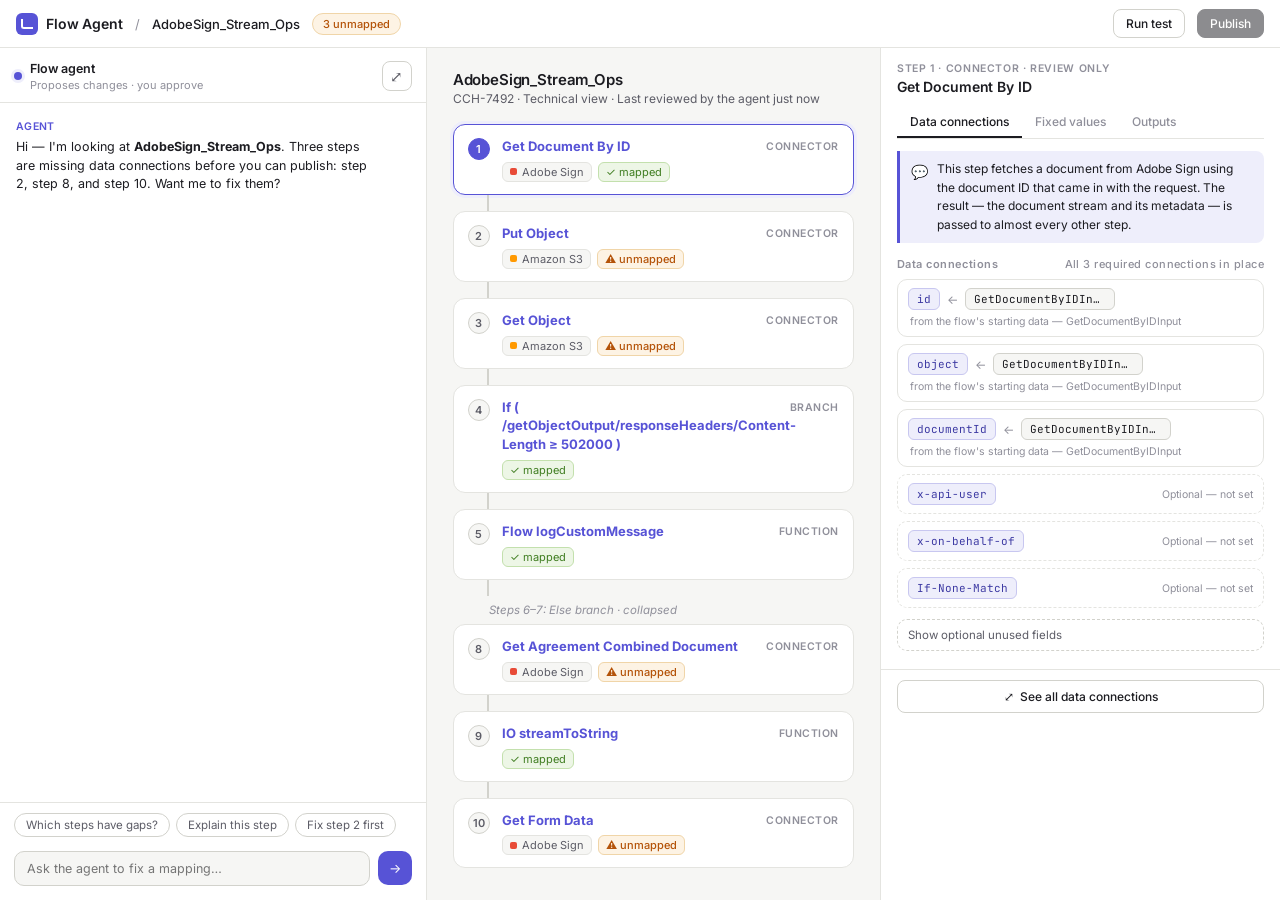
<file: Flow Agent/Prototype/flow_agent_mapping_22July.html>
<!DOCTYPE html>
<html lang="en">
<head>
<meta charset="UTF-8">
<meta name="viewport" content="width=device-width, initial-scale=1.0">
<title>Flow Agent · AdobeSign_Stream_Ops · 22 July</title>
<link rel="preconnect" href="https://fonts.googleapis.com">
<link href="https://fonts.googleapis.com/css2?family=Inter:wght@400;500;600&family=JetBrains+Mono:wght@400;500&display=swap" rel="stylesheet">
<style>
:root{
  --ink:#1c1c21; --ink-2:#5c5c66; --ink-3:#8f8f9a;
  --paper:#f6f6f4; --panel:#ffffff; --line:#e4e4e0; --line-2:#d2d2cc;
  --violet:#5753d6; --violet-bg:#eeeefb; --violet-bd:#c8c7f0; --violet-tx:#3d3aa3;
  --teal:#0f766e; --teal-bg:#e4f4f1; --teal-bd:#a9dcd4; --teal-tx:#0b544f;
  --amber:#b45309; --amber-bg:#fdf3e4; --amber-bd:#f0d5a8;
  --green:#3f7d20; --green-bg:#edf6e6; --green-bd:#c3e0ad;
  --r:8px;
}
*{box-sizing:border-box;margin:0;padding:0}
html,body{height:100%}
body{font-family:'Inter',system-ui,sans-serif;font-size:13px;color:var(--ink);background:var(--paper)}
button{font:inherit;cursor:pointer;background:none;border:none;color:inherit}
.mono{font-family:'JetBrains Mono',monospace;font-size:11.5px}

#app{display:grid;height:100vh;min-height:560px;
  grid-template-columns:minmax(300px,1fr) 2fr;
  grid-template-rows:48px 1fr;position:relative;overflow:hidden}
#app.chat-full{grid-template-columns:1fr 0fr}
#app.chat-full #content{display:none}

/* ── Top bar ── */
header{grid-column:1/-1;display:flex;align-items:center;gap:12px;padding:0 16px;
  background:var(--panel);border-bottom:1px solid var(--line)}
.logo{display:flex;align-items:center;gap:8px;font-weight:600;font-size:14px;letter-spacing:-.01em}
.logo-mark{width:22px;height:22px;border-radius:6px;background:var(--violet);position:relative;flex:none}
.logo-mark::after{content:"";position:absolute;inset:6px 5px;border-left:2px solid #fff;border-bottom:2px solid #fff;border-radius:0 0 0 3px}
.crumb{color:var(--ink-3)}
.autoname{font-weight:500}
.pill{font-size:11px;font-weight:500;padding:3px 10px;border-radius:99px}
.pill.draft{background:var(--amber-bg);color:var(--amber);border:1px solid var(--amber-bd)}
.pill.ready{background:var(--green-bg);color:var(--green);border:1px solid var(--green-bd)}
header .spacer{flex:1}
.topbtn{font-size:12px;font-weight:500;padding:6px 12px;border-radius:var(--r);border:1px solid var(--line-2)}
.topbtn:hover{background:var(--paper)}
.topbtn.primary{background:var(--ink);color:#fff;border-color:var(--ink)}

/* ── Chat rail ── */
#chat{display:flex;flex-direction:column;background:var(--panel);border-right:1px solid var(--line);min-height:0}
#app.chat-full #chat{border-right:none}
.chat-head{padding:12px 14px 10px;border-bottom:1px solid var(--line);display:flex;align-items:center;gap:8px}
.agent-dot{width:8px;height:8px;border-radius:50%;background:var(--violet);box-shadow:0 0 0 3px var(--violet-bg);flex:none}
.chat-head b{font-size:12.5px;font-weight:600}
.chat-head span{font-size:11px;color:var(--ink-3)}
.chat-expand{margin-left:auto;flex:none;width:30px;height:30px;border-radius:8px;border:1px solid var(--line-2);
  display:flex;align-items:center;justify-content:center;color:var(--ink-2);font-size:15px}
.chat-expand:hover{background:var(--paper)}
#msgs{flex:1;overflow-y:auto;padding:14px;display:flex;flex-direction:column;gap:10px;min-height:0}
#app.chat-full #msgs{max-width:760px;width:100%;margin:0 auto;padding:20px 16px}
.msg{max-width:92%;line-height:1.5;font-size:12.5px}
.msg.user{align-self:flex-end;background:var(--ink);color:#fff;padding:8px 11px;border-radius:12px 12px 3px 12px}
.msg.agent{align-self:flex-start;color:var(--ink);padding:2px 2px 0}
.msg.agent .who{font-size:10.5px;font-weight:600;color:var(--violet);letter-spacing:.03em;margin-bottom:3px}
.typing{display:inline-flex;gap:4px;padding:8px 2px}
.typing i{width:5px;height:5px;border-radius:50%;background:var(--ink-3);animation:blink 1.2s infinite}
.typing i:nth-child(2){animation-delay:.2s}.typing i:nth-child(3){animation-delay:.4s}
@keyframes blink{0%,60%,100%{opacity:.25}30%{opacity:1}}
.proposal{margin-top:8px;border:1px solid var(--violet-bd);border-radius:10px;overflow:hidden;background:var(--panel)}
.proposal .p-head{font-size:11px;font-weight:600;color:var(--violet-tx);background:var(--violet-bg);padding:6px 10px}
.proposal .p-body{padding:9px 10px;display:flex;align-items:center;gap:7px;flex-wrap:wrap}
.proposal .p-actions{display:flex;gap:8px;padding:0 10px 10px}
.proposal .p-actions button{font-size:11.5px;font-weight:500;padding:5px 12px;border-radius:7px;border:1px solid var(--line-2)}
.proposal .p-actions .ok{background:var(--violet);border-color:var(--violet);color:#fff}
.proposal .p-actions .ok:hover{background:#4a46c6}
.proposal .p-actions button:disabled{opacity:.45;cursor:default}
.proposal.applied .p-head{background:var(--green-bg);color:var(--green)}
.proposal.applied{border-color:var(--green-bd)}
.chips-row{padding:10px 14px 6px;display:flex;flex-wrap:wrap;gap:6px;border-top:1px solid var(--line)}
.qchip{font-size:11.5px;color:var(--ink-2);border:1px solid var(--line-2);border-radius:99px;padding:4px 11px}
.qchip:hover{background:var(--paper);color:var(--ink)}
.chat-input{display:flex;gap:8px;padding:8px 14px 14px}
#app.chat-full .chat-input,#app.chat-full .chips-row{max-width:760px;width:100%;margin:0 auto}
.chat-input input{flex:1;font:inherit;font-size:12.5px;padding:9px 12px;border:1px solid var(--line-2);border-radius:10px;outline:none;background:var(--paper)}
.chat-input input:focus{border-color:var(--violet);background:#fff;box-shadow:0 0 0 3px var(--violet-bg)}
.send{width:34px;height:34px;border-radius:10px;background:var(--violet);color:#fff;flex:none;display:flex;align-items:center;justify-content:center}
.send:hover{background:#4a46c6}

/* ── Content zone ── */
#content{display:grid;grid-template-columns:minmax(340px,1fr) 400px;min-height:0;overflow:hidden}
#content.full-map{grid-template-columns:1fr}
#content.full-map #steps,#content.full-map #config{display:none}

/* ── Step list ── */
#steps{overflow-y:auto;padding:22px 26px;min-height:0}
.flow-title{font-size:15px;font-weight:600;letter-spacing:-.01em;margin-bottom:2px}
.flow-sub{font-size:12px;color:var(--ink-2);margin-bottom:18px}
.step{display:flex;gap:12px;align-items:flex-start;background:var(--panel);border:1px solid var(--line);
  border-radius:12px;padding:12px 14px;cursor:pointer;transition:border-color .12s}
.step+.connector{width:2px;height:16px;background:var(--line-2);margin:0 0 0 34px}
.step:hover{border-color:var(--line-2)}
.step.sel{border-color:var(--violet);box-shadow:0 0 0 3px var(--violet-bg)}
.step-num{width:22px;height:22px;border-radius:50%;background:var(--paper);border:1px solid var(--line-2);
  font-size:11px;font-weight:600;color:var(--ink-2);display:flex;align-items:center;justify-content:center;flex:none;margin-top:1px}
.step.sel .step-num{background:var(--violet);border-color:var(--violet);color:#fff}
.step-body{min-width:0;flex:1}
.step-title{font-size:13px;font-weight:500;line-height:1.45}
.step-title b{color:var(--violet)}
.step-meta{display:flex;gap:6px;align-items:center;margin-top:6px;flex-wrap:wrap}
.appchip{display:inline-flex;align-items:center;gap:5px;font-size:11px;color:var(--ink-2);
  background:var(--paper);border:1px solid var(--line);border-radius:6px;padding:2px 7px}
.appdot{width:7px;height:7px;border-radius:2px}
.warnchip{display:inline-flex;align-items:center;gap:5px;font-size:11px;font-weight:500;color:var(--amber);
  background:var(--amber-bg);border:1px solid var(--amber-bd);border-radius:6px;padding:2px 7px}
.okchip{display:inline-flex;align-items:center;gap:5px;font-size:11px;color:var(--green);
  background:var(--green-bg);border:1px solid var(--green-bd);border-radius:6px;padding:2px 7px}

/* ── Agent summary block ── */
.agent-summary{display:flex;gap:9px;align-items:flex-start;background:var(--violet-bg);border-left:3px solid var(--violet);
  border-radius:0 8px 8px 0;padding:9px 11px;margin:12px 16px 0;font-size:12px;line-height:1.55;color:var(--ink)}
.agent-summary .as-icon{font-size:14px;flex:none;margin-top:1px}
.agent-summary .as-text{flex:1}

/* ── Inline pair expansion ── */
.pair{cursor:pointer}
.pair .expand-detail{display:none;margin-top:10px;padding-top:10px;border-top:1px solid var(--line);
  display:none;flex-direction:column;gap:6px}
.pair.open .expand-detail{display:flex}
.pair.open{background:var(--violet-bg);border-color:var(--violet-bd)}
.detail-row{display:flex;flex-direction:column;gap:2px}
.detail-label{font-size:10px;font-weight:700;letter-spacing:.05em;text-transform:uppercase;color:var(--ink-3)}
.detail-val{font-size:12px;color:var(--ink);line-height:1.5}
.detail-sample{font-size:11.5px;color:var(--ink-2);font-style:italic;border-left:2px solid var(--line-2);padding-left:8px;margin-top:2px}
.detail-why{font-size:12px;color:var(--ink-2);line-height:1.5;margin-top:2px}
.pair-close{align-self:flex-end;font-size:11px;color:var(--ink-3);margin-top:4px}
.pair-close:hover{color:var(--ink)}

/* ── Provenance list (replaces wire grid as default expanded view) ── */
#provlist{display:none;flex-direction:column;min-height:0;background:var(--paper)}
#content.full-map #provlist{display:flex}
#content.full-map #mapview{display:none}
.provlist-head{display:flex;align-items:center;gap:10px;padding:12px 24px;border-bottom:1px solid var(--line);background:var(--panel);flex-wrap:wrap}
.provlist-head b{font-size:13.5px;font-weight:600}
.provlist-head .sub{font-size:11.5px;color:var(--ink-3)}
.provlist-head .back{font-size:12px;font-weight:500;color:var(--ink-2);border:1px solid var(--line-2);border-radius:7px;padding:5px 12px;background:var(--panel);display:flex;align-items:center;gap:6px}
.provlist-head .back:hover{background:var(--paper)}
.devtoggle{margin-left:auto;font-size:11.5px;font-weight:500;color:var(--violet);border:1px solid var(--violet-bd);
  background:var(--violet-bg);border-radius:7px;padding:5px 12px}
.devtoggle:hover{background:#e0e0f8}
#provbody{flex:1;overflow-y:auto;padding:24px 30px;min-height:0}
.prov-section{max-width:640px;margin:0 auto 28px}
.prov-section-label{font-size:10.5px;font-weight:700;letter-spacing:.06em;text-transform:uppercase;
  color:var(--ink-3);margin-bottom:10px;padding-bottom:6px;border-bottom:1px solid var(--line)}
.prov-row{display:flex;align-items:flex-start;gap:12px;padding:10px 12px;background:var(--panel);
  border:1px solid var(--line);border-radius:10px;margin-bottom:7px}
.prov-row.gap{background:var(--amber-bg);border-color:var(--amber-bd)}
.prov-icon{width:28px;height:28px;border-radius:7px;display:flex;align-items:center;justify-content:center;
  font-size:13px;flex:none;background:var(--violet-bg);border:1px solid var(--violet-bd)}
.prov-icon.warn{background:var(--amber-bg);border-color:var(--amber-bd)}
.prov-icon.out{background:var(--teal-bg);border-color:var(--teal-bd)}
.prov-content{flex:1;min-width:0}
.prov-field{font-family:'JetBrains Mono',monospace;font-size:12px;font-weight:500;color:var(--ink)}
.prov-desc{font-size:12px;color:var(--ink-2);margin-top:3px;line-height:1.5}
.prov-desc strong{color:var(--ink)}
.prov-badge{font-size:10px;font-weight:700;letter-spacing:.04em;padding:2px 8px;border-radius:99px;flex:none;margin-top:2px}
.prov-badge.ok{background:var(--green-bg);color:var(--green);border:1px solid var(--green-bd)}
.prov-badge.warn{background:var(--amber-bg);color:var(--amber);border:1px solid var(--amber-bd)}
.prov-badge.proposed{background:var(--violet-bg);color:var(--violet-tx);border:1px dashed var(--violet-bd)}
.prov-summary{max-width:640px;margin:0 auto 20px;background:var(--violet-bg);border:1px solid var(--violet-bd);
  border-radius:10px;padding:12px 14px;font-size:13px;line-height:1.6;color:var(--ink);display:flex;gap:10px}
.prov-summary .si{font-size:16px;flex:none}
.step-kind{font-size:10.5px;font-weight:600;letter-spacing:.05em;color:var(--ink-3);text-transform:uppercase;flex:none;margin-top:3px}
.skipped{padding:7px 14px 7px 36px;font-size:11.5px;color:var(--ink-3);font-style:italic}

/* ── Config panel ── */
#config{background:var(--panel);border-left:1px solid var(--line);display:flex;flex-direction:column;min-height:0}
.cfg-head{padding:14px 16px 0}
.cfg-eyebrow{font-size:10.5px;font-weight:600;letter-spacing:.06em;color:var(--ink-3);text-transform:uppercase}
.cfg-title{font-size:14px;font-weight:600;margin-top:3px;letter-spacing:-.01em}
.tabs{display:flex;gap:0;margin-top:12px;border-bottom:1px solid var(--line)}
.tab{font-size:12px;font-weight:500;color:var(--ink-3);padding:7px 13px;border-bottom:2px solid transparent;cursor:pointer;user-select:none}
.tab:hover{color:var(--ink)}
.tab.on{color:var(--ink);border-bottom-color:var(--ink)}
.tab-panel{display:none}
.tab-panel.on{display:block}
#cfg-body{flex:1;overflow-y:auto;padding:14px 16px 18px;min-height:0}
.sec-label{display:flex;align-items:center;font-size:11px;font-weight:600;letter-spacing:.04em;color:var(--ink-3);margin:14px 0 8px}
.sec-label:first-child{margin-top:0}
.sec-label .count{margin-left:auto;font-weight:500}
/* pair = read-only mapping row, same as prototype_1 */
.pair{border:1px solid var(--line);border-radius:10px;padding:8px 10px;margin-bottom:7px;transition:background .5s,border-color .5s}
.pair .line1{display:flex;align-items:center;gap:7px;min-width:0}
.pair .prov{font-size:10.5px;color:var(--ink-3);margin-top:5px;padding-left:2px}
.chip{font-family:'JetBrains Mono',monospace;font-size:11px;padding:3px 8px;border-radius:6px;
  background:var(--paper);border:1px solid var(--line-2);white-space:nowrap;overflow:hidden;text-overflow:ellipsis;max-width:150px}
.chip.tgt{background:var(--violet-bg);border-color:var(--violet-bd);color:var(--violet-tx)}
.chip.out{background:var(--teal-bg);border-color:var(--teal-bd);color:var(--teal-tx)}
.arrow{color:var(--ink-3);flex:none;font-size:12px}
.pair.warn{background:var(--amber-bg);border-color:var(--amber-bd)}
.pair.warn .wtext{font-size:12px;color:var(--amber);min-width:0}
.pair.warn button{margin-left:auto;flex:none;font-size:11px;font-weight:500;color:var(--amber);
  border:1px solid var(--amber-bd);background:#fff;border-radius:7px;padding:4px 10px}
.pair.proposed{background:var(--green-bg);border-color:var(--green-bd);border-style:dashed}
.pair.proposed .badge{margin-left:auto;font-size:10px;font-weight:600;color:var(--green);letter-spacing:.04em}
.pair.flash{background:var(--green-bg);border-color:var(--green-bd)}
.dest{font-size:11.5px;color:var(--ink-2);min-width:0;overflow:hidden;text-overflow:ellipsis;white-space:nowrap}
.unused-toggle{width:100%;text-align:left;font-size:11.5px;color:var(--ink-2);border:1px dashed var(--line-2);
  border-radius:10px;padding:8px 10px;margin-top:4px}
.unused-toggle:hover{background:var(--paper)}
.unused-list{padding:6px 2px 0}
.unused-list .u{display:flex;align-items:center;gap:8px;padding:4px 8px;color:var(--ink-2)}
.cfg-foot{border-top:1px solid var(--line);padding:10px 16px}
.expand-btn{width:100%;display:flex;align-items:center;justify-content:center;gap:7px;font-size:12px;font-weight:500;
  border:1px solid var(--line-2);border-radius:var(--r);padding:8px}
.expand-btn:hover{background:var(--paper)}
.empty-cfg{padding:30px 16px;color:var(--ink-3);font-size:12.5px;text-align:center;line-height:1.6}
.step.flash-src{border-color:var(--violet);box-shadow:0 0 0 3px var(--violet-bg)}

/* ── Rich mapping row variants (from screenshot) ── */
/* value tag on right of .line1 */
.vtag{font-size:10px;font-weight:600;letter-spacing:.03em;padding:2px 8px;border-radius:99px;margin-left:auto;flex:none;white-space:nowrap}
.vtag.static{background:var(--paper);border:1px solid var(--line-2);color:var(--ink-2)}
.vtag.tmpl{background:var(--violet-bg);color:var(--violet-tx);border:1px solid var(--violet-bd)}
.vtag.gen{background:var(--violet-bg);color:var(--violet-tx);border:1px dashed var(--violet-bd)}
/* template string box */
.tmplbox{margin-top:8px;font-size:12px;line-height:2;background:var(--paper);border:1px solid var(--line);
  border-radius:8px;padding:8px 10px;color:var(--ink)}
/* inline source pill inside template text */
.srcpill{display:inline-block;font-family:'JetBrains Mono',monospace;font-size:10.5px;padding:1px 7px;border-radius:5px;
  background:var(--violet-bg);border:1px solid var(--violet-bd);color:var(--violet-tx);white-space:nowrap}
/* last-run sample */
.sample{margin-top:6px;font-size:11.5px;color:var(--ink-2);border-left:2px solid var(--line-2);padding-left:8px;font-style:italic}
/* "tap a field to trace" hint */
.trace-hint{margin-top:5px;font-size:10.5px;color:var(--ink-3)}

/* ── Full mapping view — fills content zone, chat stays in left third ── */
#mapview{display:none;flex-direction:column;min-height:0;background:var(--paper)}
#content.full-map #mapview{display:flex}
.mapview-head{display:flex;align-items:center;gap:10px;padding:12px 24px;border-bottom:1px solid var(--line);background:var(--panel)}
.mapview-head b{font-size:13.5px;font-weight:600}
.mapview-head .sub{font-size:11.5px;color:var(--ink-3)}
.mapview-head .back{font-size:12px;font-weight:500;color:var(--ink-2);border:1px solid var(--line-2);border-radius:7px;padding:5px 12px;background:var(--panel);display:flex;align-items:center;gap:6px}
.mapview-head .back:hover{background:var(--paper)}
#wirewrap{position:relative;flex:1;overflow:auto;padding:26px 30px}
#wiregrid{display:grid;grid-template-columns:repeat(4,minmax(150px,1fr));gap:32px;position:relative;min-width:720px;max-width:1180px;margin:0 auto}
#wiresvg{position:absolute;inset:0;width:100%;height:100%;pointer-events:none;overflow:visible}
.wcol{position:relative;z-index:2}
.wcol h4{font-size:10.5px;font-weight:600;letter-spacing:.05em;color:var(--ink-3);text-transform:uppercase;
  padding-bottom:6px;border-bottom:1px solid var(--line);margin-bottom:6px}
.wgrp{font-size:10.5px;color:var(--ink-3);padding:6px 2px 2px}
.wf{display:flex;align-items:center;gap:6px;padding:5px 8px;border-radius:6px;background:var(--paper)}
.wf:hover{background:var(--panel)}
.wf.hl{background:var(--violet-bg);outline:1px solid var(--violet-bd);animation:hlp 1.2s ease-out 2}
@keyframes hlp{0%{outline-color:var(--violet)}100%{outline-color:var(--violet-bd)}}
.wf .nm{font-family:'JetBrains Mono',monospace;font-size:11px;overflow:hidden;text-overflow:ellipsis;white-space:nowrap;flex:1}
.wf .ty{font-size:10px;color:var(--ink-3);margin-left:auto;flex:none}
.wf .req{color:#c00;font-size:10px;flex:none}
.wf .d{width:7px;height:7px;border-radius:50%;flex:none}
/* dot colours matching Workspace */
.d.v{background:var(--violet)}
.d.t{background:var(--teal)}
.d.n{background:none;border:1px solid var(--line-2)}
.d.w{background:var(--amber)}
.d.s{background:var(--ink-3);border-radius:2px}
.wf.dim .nm{color:var(--ink-3)}
/* type pills — same colours as before */
.tt{display:inline-flex;align-items:center;justify-content:center;font-size:9.5px;font-weight:600;
  padding:1px 4px;border-radius:3px;font-family:'Inter',sans-serif;min-width:24px;flex:none}
.tt-str{background:#fff7d6;color:#7c5800;border:1px solid #f0d878}
.tt-obj{background:#fce8ff;color:#7a00a8;border:1px solid #e0aaff}
.tt-doc{background:#d6f5ea;color:#005c30;border:1px solid #74d4a0}
/* legend */
.legend{display:flex;gap:16px;padding:10px 24px;border-top:1px solid var(--line);font-size:11px;color:var(--ink-2);flex-wrap:wrap;background:var(--panel)}
.legend .k{display:flex;align-items:center;gap:6px}
.lw{width:16px;height:2px;border-radius:2px}

.deeplink{display:inline;color:var(--violet);font-weight:500;font-size:12.5px;padding:0}
.deeplink:hover{text-decoration:underline}

/* ── Toast ── */
#toast{position:absolute;bottom:18px;left:50%;transform:translate(-50%,10px);opacity:0;pointer-events:none;
  background:var(--ink);color:#fff;font-size:12px;padding:8px 14px;border-radius:99px;transition:all .25s;z-index:60}
#toast.show{opacity:1;transform:translate(-50%,0)}

@media (max-width:1120px){#content{grid-template-columns:minmax(300px,1fr) 340px}}
@media (max-width:940px){
  #app{grid-template-columns:1fr}
  #content{grid-template-columns:1fr;grid-template-rows:1fr auto}
  #config{border-left:none;border-top:1px solid var(--line);max-height:46vh}
  #wirewrap{padding:16px}
}
.sr-only{position:absolute;width:1px;height:1px;overflow:hidden;clip:rect(0 0 0 0)}
:focus-visible{outline:2px solid var(--violet);outline-offset:2px}
@media(prefers-reduced-motion:reduce){*{transition:none!important;animation:none!important}}
</style>
</head>
<body>
<h1 class="sr-only">Flow Agent prototype: AdobeSign_Stream_Ops step list with read-only mapping panel and agent chat.</h1>
<div id="app">

  <header>
    <div class="logo"><div class="logo-mark"></div>Flow Agent</div>
    <span class="crumb">/</span>
    <span class="autoname">AdobeSign_Stream_Ops</span>
    <span class="pill draft" id="statuspill">3 unmapped</span>
    <div class="spacer"></div>
    <button class="topbtn">Run test</button>
    <button class="topbtn primary" id="publishbtn" disabled style="opacity:.5;cursor:default">Publish</button>
  </header>

  <aside id="chat" aria-label="Agent chat">
    <div class="chat-head">
      <span class="agent-dot"></span>
      <div><b>Flow agent</b><br><span>Proposes changes · you approve</span></div>
      <button class="chat-expand" id="chatexpand" aria-label="Expand chat" title="Expand chat">⤢</button>
    </div>
    <div id="msgs"></div>
    <div class="chips-row" id="chips"></div>
    <div class="chat-input">
      <input id="chatbox" type="text" placeholder="Ask the agent to fix a mapping…" aria-label="Message the agent">
      <button class="send" id="sendbtn" aria-label="Send">→</button>
    </div>
  </aside>

  <div id="content">
    <main id="steps" aria-label="Flow steps">
      <div class="flow-title">AdobeSign_Stream_Ops</div>
      <div class="flow-sub">CCH-7492 · Technical view · Last reviewed by the agent just now</div>
      <div id="steplist"></div>
    </main>

    <aside id="config" aria-label="Step mapping">
      <div id="cfg-inner"><div class="empty-cfg">← Select a step to see its mapping</div></div>
    </aside>

    <section id="provlist" aria-label="Data connections overview">
      <div class="provlist-head">
        <button class="back" id="closeprov">← Back to steps</button>
        <b id="provtitle">Data connections</b>
        <span class="sub">Review only · Esc goes back</span>
        <button class="devtoggle" id="devtoggle">Show developer view</button>
      </div>
      <div id="provbody"></div>
    </section>

    <section id="mapview" aria-label="Full mapping view">
      <div class="mapview-head">
        <button class="back" id="closedrawer">← Back to steps</button>
        <b id="drawertitle">Full mapping</b>
        <span class="sub">Developer view · Esc goes back</span>
      </div>
      <div id="wirewrap">
        <div id="wiregrid">
          <svg id="wiresvg" aria-hidden="true"></svg>
          <div class="wcol" id="colA"><h4>Pipeline input</h4></div>
          <div class="wcol" id="colB"><h4 id="colB-title">Step input</h4></div>
          <div class="wcol" id="colC"><h4 id="colC-title">Step output</h4></div>
          <div class="wcol" id="colD"><h4>Pipeline output</h4></div>
        </div>
      </div>
      <div class="legend">
        <span class="k"><span class="lw" style="background:var(--violet)"></span>Input mapping</span>
        <span class="k"><span class="lw" style="background:var(--teal)"></span>Output feed</span>
        <span class="k"><span class="d w" style="display:inline-block"></span>Required, unmapped</span>
        <span class="k"><span class="d n" style="display:inline-block"></span>Available, unused</span>
        <span class="k"><span class="tt tt-str">str</span>string</span>
        <span class="k"><span class="tt tt-obj">obj</span>object</span>
        <span class="k"><span class="tt tt-doc">doc</span>document</span>
      </div>
    </section>
  </div>

  <div id="toast" role="status"></div>
</div>

<script>
/* ─────────── State ─────────── */
const state = {
  sel: 1,
  encodingMapped: false,
  encodingProposed: false,
  putObjectMapped: false,
  putObjectProposed: false,
  combinedDocMapped: false,
  combinedDocProposed: false,
  drawerOpen: false,
  provOpen: false,
  devView: false,
  unusedOpen: false,
  highlight: null,
  chatFull: false
};

/* ─────────── Step data (real fields from screenshots) ─────────── */
const STEPS = [
  { n:1,  kind:"Connector", title:"Get Document By ID",               app:"Adobe Sign",  appColor:"#e84b37",
    warnChip: null,
    inputs:[
      {src:"GetDocumentByIDInput/id",       tgt:"id",         prov:"from pipeline input · GetDocumentByIDInput"},
      {src:"GetDocumentByIDInput/object",   tgt:"object",     prov:"from pipeline input · GetDocumentByIDInput"},
      {src:"GetDocumentByIDInput/documentId", tgt:"documentId", prov:"from pipeline input · GetDocumentByIDInput"},
    ],
    warnInputs: [],
    optionalInputs:[{tgt:"x-api-user"},{tgt:"x-on-behalf-of"},{tgt:"If-None-Match"}],
    outputs:[
      {src:"GetDocumentByIDOutput", dest:"steps 2, 8, 9, 10 — downstream steps"},
      {src:"stream",                dest:"step 8 — Get Agreement Combined Document"},
    ]
  },
  { n:2,  kind:"Connector", title:"Put Object",                        app:"Amazon S3",   appColor:"#f90",
    inputs:[],
    warnInputs:[{tgt:"putObjectInput", stateKey:"putObjectMapped"}],
    optionalInputs:[],
    outputs:[
      {src:"putObjectOutput", dest:"step 3 — Get Object"},
    ]
  },
  { n:3,  kind:"Connector", title:"Get Object",                        app:"Amazon S3",   appColor:"#f90",
    inputs:[],
    warnInputs:[{tgt:"getObjectInput"},{tgt:"message"},{tgt:"id"}],
    optionalInputs:[],
    outputs:[
      {src:"getObjectOutput",                                dest:"step 8, 9 — downstream"},
      {src:"responseHeaders/Content-Length",                 dest:"step 4 — If condition"},
    ]
  },
  { n:4,  kind:"Branch",    title:"If  ( /getObjectOutput/responseHeaders/Content-Length  ≥  502000 )", app:null, appColor:null,
    inputs:[
      {src:"getObjectOutput/responseHeaders/Content-Length", tgt:"condition", prov:"reads from step 3 output directly — no explicit mapping needed"},
    ],
    warnInputs:[],
    optionalInputs:[],
    outputs:[]
  },
  { n:5,  kind:"Function",  title:"Flow logCustomMessage",             app:null, appColor:null,
    inputs:[
      {src:"getObjectOutput/message", tgt:"message", prov:"from step 3 · Get Object"},
    ],
    warnInputs:[],
    optionalInputs:[],
    outputs:[]
  },
  { n:8,  kind:"Connector", title:"Get Agreement Combined Document",   app:"Adobe Sign",  appColor:"#e84b37",
    inputs:[
      {src:"getObjectOutput/stream", tgt:"inputStream", prov:"from step 3 · Get Object"},
    ],
    warnInputs:[{tgt:"combineddocumentid", stateKey:"combinedDocMapped"}],
    optionalInputs:[],
    outputs:[
      {src:"getAgreementCombinedDocumentOutput", dest:"step 9 — IO streamToString"},
      {src:"stream",                             dest:"step 9 — IO streamToString"},
    ]
  },
  { n:9,  kind:"Function",  title:"IO streamToString",                 app:null, appColor:null,
    inputs:[
      {src:"getAgreementCombinedDocumentOutput/stream", tgt:"inputStream", prov:"from step 8 · Get Agreement Combined Document"},
    ],
    warnInputs:[],
    optionalInputs:[{tgt:"encoding", stateKey:"encodingMapped"}],
    outputs:[
      {src:"string", dest:"step 10 — Get Form Data"},
    ]
  },
  { n:10, kind:"Connector", title:"Get Form Data",                     app:"Adobe Sign",  appColor:"#e84b37",
    inputs:[],
    warnInputs:[{tgt:"GetFormDataInput"}],
    optionalInputs:[],
    outputs:[
      {src:"GetFormDataOutput",  dest:"not used downstream", unused:true},
      {src:"FormDataResponse",   dest:"not used downstream", unused:true},
    ]
  },
];

function getStep(n){ return STEPS.find(s=>s.n===n); }

/* ─────────── Mapping status per step ─────────── */
function stepMappingStatus(s){
  const hasWarn = s.warnInputs.some(w=>{
    if(w.stateKey) return !state[w.stateKey];
    return true; // always warn (no stateKey = not patchable in prototype)
  });
  if(hasWarn) return "warn";
  return "ok";
}

/* ─────────── Step list ─────────── */
function renderSteps(){
  const el = document.getElementById("steplist");
  el.innerHTML = "";
  STEPS.forEach((s,i)=>{
    // "in between" gap before step 8
    if(s.n===8){
      const gap = document.createElement("div");
      gap.className = "skipped";
      gap.textContent = "Steps 6–7: Else branch · collapsed";
      el.appendChild(gap);
      const con = document.createElement("div"); con.className="connector"; el.appendChild(con);
    }
    const d = document.createElement("div");
    d.id = "step-"+s.n;
    d.className = "step"+(state.sel===s.n?" sel":"");
    d.setAttribute("role","button"); d.tabIndex=0;

    const status = stepMappingStatus(s);
    let statusChip = "";
    if(status==="warn") statusChip = `<span class="warnchip">⚠ unmapped</span>`;
    else if(s.inputs.length>0||s.warnInputs.length>0) statusChip = `<span class="okchip">✓ mapped</span>`;

    d.innerHTML = `
      <div class="step-num">${s.n}</div>
      <div class="step-body">
        <div class="step-title">${formatTitle(s)}</div>
        <div class="step-meta">
          ${s.app?`<span class="appchip"><span class="appdot" style="background:${s.appColor}"></span>${s.app}</span>`:""}
          ${statusChip}
        </div>
      </div>
      <div class="step-kind">${s.kind}</div>`;

    d.addEventListener("click",()=>{ state.sel=s.n; renderSteps(); renderConfig(); if(state.drawerOpen) renderWireView(); });
    d.addEventListener("keydown",e=>{ if(e.key==="Enter"||e.key===" "){ e.preventDefault(); d.click(); }});
    el.appendChild(d);
    if(i<STEPS.length-1){ const c=document.createElement("div"); c.className="connector"; el.appendChild(c); }
  });
}

function formatTitle(s){
  if(s.title.includes(" from ") && s.app){
    const idx = s.title.indexOf(" from ");
    return `<b>${s.title.slice(0,idx)}</b>${s.title.slice(idx)}`;
  }
  return `<b>${s.title}</b>`;
}

/* ─────────── Tab switching helper ─────────── */
function activateTabs(scope){
  scope.querySelectorAll(".tab").forEach(tab=>{
    tab.addEventListener("click", ()=>{
      const name = tab.dataset.tab;
      scope.querySelectorAll(".tab").forEach(t => t.classList.toggle("on", t.dataset.tab===name));
      scope.querySelectorAll(".tab-panel").forEach(p => p.classList.toggle("on", p.id==="tp-"+name));
    });
  });
}

/* ─────────── Config panel — READ ONLY, same pattern as prototype_1 ─────────── */

/*
 * Rich row helpers — replicating the three row types from the screenshot:
 *   1. Static value  — field chip + static value badge + "set by you" tag + note
 *   2. Template      — field chip + template · N fields tag + inline tmplbox with srcpills
 *   3. Agent-written — field chip + "+ written by agent" tag + instruction + last-run sample
 */
function richRowStatic(tgt, value, note){
  return `
    <div class="pair">
      <div class="line1">
        <span class="chip tgt">${tgt}</span>
        <span class="chip" style="max-width:none">${value}</span>
        <span class="vtag static">set by you</span>
      </div>
      <div class="prov">${note}</div>
    </div>`;
}
function richRowTemplate(tgt, tag, tmplHtml, hint){
  return `
    <div class="pair">
      <div class="line1">
        <span class="chip tgt">${tgt}</span>
        <span class="vtag tmpl">${tag}</span>
      </div>
      <div class="tmplbox">${tmplHtml}</div>
      <div class="trace-hint">${hint}</div>
    </div>`;
}
function richRowAgent(tgt, instruction, lastRun){
  return `
    <div class="pair">
      <div class="line1">
        <span class="chip tgt">${tgt}</span>
        <span class="vtag gen">+ written by agent each run</span>
      </div>
      <div class="prov" style="margin-top:6px">${instruction}</div>
      <div class="sample">${lastRun}</div>
    </div>`;
}

/* ─────────── Agent summaries per step ─────────── */
const AGENT_SUMMARIES = {
  1: "This step fetches a document from Adobe Sign using the document ID that came in with the request. The result — the document stream and its metadata — is passed to almost every other step.",
  2: "This step saves the document to Amazon S3 for safe storage. It needs the document from step 1 to do this — that connection is currently missing.",
  3: "This step reads the document back from S3 and checks its size. The file size is used in the next step to decide which processing path to take.",
  4: "This is a decision point. If the document is larger than 500 KB, the flow takes the large-file path. No data needs to be connected here — the size check happens automatically.",
  5: "This step logs a message when the large-file path is taken. It reuses the message from the S3 read in step 3.",
  8: "This step asks Adobe Sign for the complete merged document. It needs the document stream from S3 and the original agreement ID — the agreement ID connection is currently missing.",
  9: "This step converts the document's binary stream into readable text, ready for the form data extraction in step 10. The stream connection is already in place.",
  10:"This step retrieves the form field data from the Adobe Sign agreement. It's still missing the connection that tells it which agreement to look at.",
};

/* ─────────── Click-to-expand details per field ─────────── */
const FIELD_DETAILS = {
  // step 1
  "id":         { src:"Comes from the flow's starting data",        sample:'"ABCDEFabcdef-1234-5678"',  why:"This is the unique ID Adobe Sign uses to locate the document." },
  "object":     { src:"Comes from the flow's starting data",        sample:'"agreement"',              why:"Tells Adobe Sign what kind of item to retrieve — in this case, an agreement." },
  "documentId": { src:"Comes from the flow's starting data",        sample:'"DOC-001"',               why:"The specific document within the agreement to fetch." },
  // step 2
  "putObjectInput": { src:"Comes from step 1 — Get Document By ID", sample:"(document stream + metadata)", why:"S3 needs the full document to store it. The output of step 1 contains everything needed." },
  // step 3
  "getObjectInput": { src:"Not yet connected",                       sample:"—",                        why:"This field needs a source before the step can run." },
  // step 4
  "condition":  { src:"Comes from step 3 — Get Object (response headers)", sample:'"487200"',          why:"The file size in bytes. The flow uses this to decide whether to take the large-file path." },
  // step 5
  "message":    { src:"Comes from step 3 — Get Object",             sample:'"File exceeds 500 KB threshold"', why:"A descriptive message logged when the large-file path is taken." },
  // step 8
  "inputStream":{ src:"Comes from step 3 — Get Object (stream)",    sample:"(binary stream)",          why:"The raw document data that Adobe Sign will use to build the combined PDF." },
  "combineddocumentid":{ src:"Not yet connected",                   sample:"—",                        why:"Adobe Sign needs the agreement ID to know which document to combine. This must come from the flow's starting data." },
  // step 9
  "inputStream9":{ src:"Comes from step 8 — Get Agreement Combined Document", sample:"(binary stream)", why:"The merged document stream that gets converted to text in this step." },
  "encoding":   { src:"Left at default (UTF-8)",                    sample:'"UTF-8"',                  why:"Adobe Sign documents are always UTF-8. This field can be left empty safely." },
  "logTag":     { src:"Built from two starting data fields",        sample:'"Document DOC-001 converted from agreement"', why:"A label used in logs to identify this conversion run." },
  "processingNote": { src:"Written by the agent during each run",   sample:'"Converted 142,840 bytes · encoding: UTF-8 · duration: 38 ms"', why:"A summary the agent generates to make the run traceable without reading raw logs." },
  // step 10
  "GetFormDataInput": { src:"Not yet connected",                    sample:"—",                        why:"The step needs the agreement ID to know whose form data to retrieve." },
};

function makeExpandDetail(fieldKey, extraHtml){
  const d = FIELD_DETAILS[fieldKey] || {};
  const src  = d.src  || "—";
  const samp = d.sample || "—";
  const why  = d.why  || "";
  return `
    <div class="expand-detail">
      <div class="detail-row"><span class="detail-label">Where it comes from</span><span class="detail-val">${src}</span></div>
      ${samp !== "—" ? `<div class="detail-sample">e.g. ${samp}</div>` : ""}
      ${why ? `<div class="detail-why">${why}</div>` : ""}
      ${extraHtml||""}
      <button class="pair-close">Tap to close ↑</button>
    </div>`;
}

function wireExpand(container){
  container.querySelectorAll(".pair[data-key]").forEach(p=>{
    p.addEventListener("click", e=>{
      if(e.target.closest("button.askbtn")||e.target.closest("button.pair-close")) return;
      const wasOpen = p.classList.contains("open");
      container.querySelectorAll(".pair.open").forEach(op=>op.classList.remove("open"));
      if(!wasOpen) p.classList.add("open");
    });
    const closeBtn = p.querySelector(".pair-close");
    if(closeBtn) closeBtn.addEventListener("click", e=>{ e.stopPropagation(); p.classList.remove("open"); });
  });
}

function renderConfig(){
  const el = document.getElementById("cfg-inner");
  renderChips();
  const s = getStep(state.sel);
  if(!s){ el.innerHTML=`<div class="empty-cfg">← Select a step to see its data connections</div>`; return; }

  const summary = AGENT_SUMMARIES[s.n] || "";
  const summaryHtml = summary
    ? `<div class="agent-summary"><span class="as-icon">💬</span><span class="as-text">${summary}</span></div>`
    : "";

  /* ── Step 9 rich display ── */
  if(s.n === 9){
    const encodingRow = state.encodingMapped
      ? `<div class="pair" data-key="encoding">
           <div class="line1">
             <span class="chip tgt">encoding</span>
             <span class="chip" style="max-width:none">UTF-8</span>
             <span class="vtag static">fixed value</span>
           </div>
           <div class="prov">Set explicitly — stays the same every run</div>
           ${makeExpandDetail("encoding","")}
         </div>`
      : state.encodingProposed
        ? `<div class="pair proposed" id="pair-encoding" data-key="encoding">
            <div class="line1"><span class="chip tgt">encoding</span><span class="chip">UTF-8 (default)</span><span class="badge">PENDING APPROVAL</span></div>
            <div class="prov">Waiting for your approval in the chat</div>
            ${makeExpandDetail("encoding","")}
           </div>`
        : `<div class="pair" style="border-style:dashed" data-key="encoding">
            <div class="line1">
              <span class="chip tgt">encoding</span>
              <span style="margin-left:auto;font-size:10.5px;color:var(--ink-3)">Not set — defaults to UTF-8 (safe to leave)</span>
            </div>
            ${makeExpandDetail("encoding","")}
           </div>`;

    el.innerHTML = `
      <div class="cfg-head">
        <div class="cfg-eyebrow">Step ${s.n} · ${s.kind} · Review only</div>
        <div class="cfg-title">${s.title}</div>
        <div class="tabs">
          <span class="tab on" data-tab="inputs">Data connections</span>
          <span class="tab" data-tab="static">Fixed values</span>
          <span class="tab" data-tab="outputs">Outputs</span>
        </div>
      </div>
      ${summaryHtml}
      <div id="cfg-body">

        <div class="tab-panel on" id="tp-inputs">
          <div class="sec-label">Data connections <span class="count">1 connected</span></div>
          <div class="pair" data-key="inputStream9">
            <div class="line1">
              <span class="chip tgt">inputStream</span>
              <span class="arrow">←</span>
              <span class="chip">step 8 · stream</span>
            </div>
            <div class="prov">Receives the document stream from Get Agreement Combined Document</div>
            ${makeExpandDetail("inputStream9","")}
          </div>
        </div>

        <div class="tab-panel" id="tp-static">
          <div class="sec-label">Fixed values <span class="count">3 fields</span></div>
          <div class="pair" data-key="logTag">
            <div class="line1">
              <span class="chip tgt">logTag</span>
              <span class="vtag tmpl">built from 2 fields</span>
            </div>
            <div class="tmplbox">Document <span class="srcpill">id</span> converted from <span class="srcpill">object</span></div>
            <div class="trace-hint">Tap to see where each value comes from</div>
            ${makeExpandDetail("logTag","")}
          </div>
          ${encodingRow}
          <div class="pair" data-key="processingNote">
            <div class="line1">
              <span class="chip tgt">processingNote</span>
              <span class="vtag gen">written by agent each run</span>
            </div>
            <div class="prov" style="margin-top:6px">Instruction: "Summarise the stream conversion — include byte count and encoding."</div>
            <div class="sample">Last run: "Converted 142,840 bytes · encoding: UTF-8 · duration: 38 ms"</div>
            ${makeExpandDetail("processingNote","")}
          </div>
        </div>

        <div class="tab-panel" id="tp-outputs">
          <div class="sec-label">Outputs <span class="count">1 used downstream</span></div>
          <div class="pair" data-key="string">
            <div class="line1">
              <span class="chip out">string</span>
              <span class="arrow">→</span>
              <span class="dest">step 10 · Get Form Data</span>
            </div>
            <div class="prov">The converted text is picked up by the next step</div>
            ${makeExpandDetail("id","")}
          </div>
        </div>

      </div>
      <div class="cfg-foot">
        <button class="expand-btn" id="expandbtn">⤢&nbsp; See all data connections</button>
      </div>`;

    activateTabs(el);
    wireExpand(el);
    document.getElementById("expandbtn").addEventListener("click", openProv);
    return;
  }

  /* ── Generic display for all other steps ── */

  const totalRequired = s.inputs.length + s.warnInputs.length;
  const mappedRequired = s.inputs.length + s.warnInputs.filter(w=>w.stateKey?state[w.stateKey]:false).length;
  const headline = totalRequired===0
    ? "No connections needed"
    : mappedRequired===totalRequired
      ? `All ${totalRequired} required connection${totalRequired>1?"s":""} in place`
      : `${mappedRequired} of ${totalRequired} required connection${totalRequired>1?"s":""} in place`;

  /* build input rows — plain language */
  let inputRowsHtml = s.inputs.map(p=>`
    <div class="pair" data-key="${p.tgt}">
      <div class="line1">
        <span class="chip tgt">${p.tgt}</span>
        <span class="arrow">←</span>
        <span class="chip">${p.src.replace(/\//g," › ")}</span>
      </div>
      <div class="prov">${p.prov.replace("from pipeline input · ","from the flow's starting data — ").replace("from step","Receives data from step")}</div>
      ${makeExpandDetail(p.tgt,"")}
    </div>`).join("");

  /* warn rows */
  inputRowsHtml += s.warnInputs.map(w=>{
    const isMapped = w.stateKey ? state[w.stateKey] : false;
    if(isMapped){
      const src = w.stateKey==="putObjectMapped"    ? "step 1 · Get Document By ID"
                : w.stateKey==="combinedDocMapped"  ? "flow's starting data — id"
                : "—";
      return `
        <div class="pair" id="pair-${w.tgt}" data-key="${w.tgt}">
          <div class="line1">
            <span class="chip tgt">${w.tgt}</span>
            <span class="arrow">←</span>
            <span class="chip">${src}</span>
          </div>
          <div class="prov">Connected by the agent ✓</div>
          ${makeExpandDetail(w.tgt,"")}
        </div>`;
    }
    if(w.stateKey){
      const proposedKey = w.stateKey.replace("Mapped","Proposed");
      if(state[proposedKey]){
        const src = w.stateKey==="putObjectMapped"   ? "step 1 · Get Document By ID"
                  : w.stateKey==="combinedDocMapped" ? "flow's starting data — id"
                  : "flow's starting data — encoding";
        return `
          <div class="pair proposed" id="pair-${w.tgt}" data-key="${w.tgt}">
            <div class="line1">
              <span class="chip tgt">${w.tgt}</span>
              <span class="arrow">←</span>
              <span class="chip">${src}</span>
              <span class="badge">PENDING APPROVAL</span>
            </div>
            <div class="prov">Waiting for your approval in the chat</div>
            ${makeExpandDetail(w.tgt,"")}
          </div>`;
      }
    }
    return `
      <div class="pair warn" id="pair-${w.tgt}">
        <div class="line1">
          <span class="wtext">⚠ <b>${w.tgt}</b> has no source yet</span>
          ${w.stateKey?`<button class="askbtn" data-field="${w.tgt}" data-key="${w.stateKey}">Ask agent →</button>`:""}
        </div>
        <div class="prov" style="color:var(--amber);font-size:11px;margin-top:4px">${FIELD_DETAILS[w.tgt]?.why||"This field must be connected before the flow can run."}</div>
      </div>`;
  }).join("");

  /* optional rows */
  const optHtml = s.optionalInputs.length ? s.optionalInputs.map(o=>{
    const isMapped = o.stateKey ? state[o.stateKey] : false;
    if(isMapped){
      return `
        <div class="pair" data-key="${o.tgt}">
          <div class="line1">
            <span class="chip tgt">${o.tgt}</span>
            <span class="arrow">←</span>
            <span class="chip">flow's starting data — encoding</span>
          </div>
          <div class="prov">Optional — connected by the agent</div>
          ${makeExpandDetail(o.tgt,"")}
        </div>`;
    }
    return `
      <div class="pair" style="border-style:dashed" data-key="${o.tgt}">
        <div class="line1">
          <span class="chip tgt">${o.tgt}</span>
          <span style="margin-left:auto;font-size:10.5px;color:var(--ink-3)">Optional — not set</span>
        </div>
        ${makeExpandDetail(o.tgt,"")}
      </div>`;
  }).join("") : "";

  /* outputs */
  const outputsHtml = s.outputs.length ? `
    <div class="sec-label">Outputs <span class="count">${s.outputs.filter(o=>!o.unused).length} passed on</span></div>
    ${s.outputs.map(o=>`
      <div class="pair" data-key="${o.src}">
        <div class="line1">
          <span class="chip out">${o.src}</span>
          <span class="arrow">→</span>
          <span class="dest"${o.unused?' style="color:var(--ink-3)"':''}>${o.unused ? "Not used downstream" : o.dest}</span>
        </div>
        ${o.unused ? '<div class="prov" style="color:var(--ink-3)">This result isn\'t needed by any later step</div>' : ''}
        ${makeExpandDetail(o.src,"")}
      </div>`).join("")}` : "";

  /* unused fields toggle — step 1 only */
  const unusedHtml = s.n===1 ? `
    <button class="unused-toggle" id="unusedbtn">${state.unusedOpen?"Hide":"Show"} optional unused fields</button>
    <div class="unused-list" style="display:${state.unusedOpen?"block":"none"}" id="unused-list">
      ${["x-api-user","x-on-behalf-of","If-None-Match"].map(f=>`
        <div class="u"><span class="d n" style="width:6px;height:6px;border-radius:50%;display:inline-block"></span><span class="mono" style="color:var(--ink-3)">${f}</span><span style="font-size:11px;color:var(--ink-3);margin-left:6px">— not needed</span></div>`).join("")}
    </div>` : "";

  el.innerHTML = `
    <div class="cfg-head">
      <div class="cfg-eyebrow">Step ${s.n} · ${s.kind} · Review only</div>
      <div class="cfg-title">${s.title}</div>
      <div class="tabs">
        <span class="tab on" data-tab="inputs">Data connections</span>
        <span class="tab" data-tab="static">Fixed values</span>
        <span class="tab" data-tab="outputs">Outputs</span>
      </div>
    </div>
    ${summaryHtml}
    <div id="cfg-body">
      <div class="tab-panel on" id="tp-inputs">
        <div class="sec-label">Data connections <span class="count">${headline}</span></div>
        ${inputRowsHtml}
        ${optHtml}
        ${unusedHtml}
      </div>
      <div class="tab-panel" id="tp-static">
        <div class="empty-cfg" style="padding:24px 0;font-size:12px;color:var(--ink-3)">No fixed values set for this step</div>
      </div>
      <div class="tab-panel" id="tp-outputs">
        ${outputsHtml || `<div class="empty-cfg" style="padding:24px 0;font-size:12px;color:var(--ink-3)">No outputs for this step</div>`}
      </div>
    </div>
    <div class="cfg-foot">
      <button class="expand-btn" id="expandbtn">⤢&nbsp; See all data connections</button>
    </div>`;

  activateTabs(el);
  wireExpand(el);
  el.querySelectorAll(".askbtn").forEach(btn=>{
    btn.addEventListener("click", e=>{ e.stopPropagation(); runIntent("fix-"+btn.dataset.key); });
  });
  const ub = document.getElementById("unusedbtn");
  if(ub) ub.addEventListener("click",()=>{ state.unusedOpen=!state.unusedOpen; renderConfig(); });
  document.getElementById("expandbtn").addEventListener("click", openProv);
}

/* ─────────── Chips ─────────── */
function renderChips(){
  const c = document.getElementById("chips");
  let set;
  if(state.sel===9)  set=[["fix-encodingMapped","Map the encoding field"],["why-optional","Why is encoding optional?"],["explain","Explain this step"]];
  else if(state.sel===2) set=[["fix-putObjectMapped","Fix putObjectInput"],["explain","Explain this step"],["show-gaps","Which steps have gaps?"]];
  else if(state.sel===8) set=[["fix-combinedDocMapped","Fix combineddocumentid"],["explain","Explain this step"],["show-gaps","Which steps have gaps?"]];
  else set=[["show-gaps","Which steps have gaps?"],["explain","Explain this step"],["fix-putObjectMapped","Fix step 2 first"]];
  c.innerHTML = set.map(([q,l])=>`<button class="qchip" data-q="${q}">${l}</button>`).join("");
  c.onclick=e=>{ const b=e.target.closest(".qchip"); if(b) runIntent(b.dataset.q, b.textContent); };
}

/* ─────────── Chat ─────────── */
const msgs = document.getElementById("msgs");
function addUser(t){ const d=document.createElement("div"); d.className="msg user"; d.textContent=t; msgs.appendChild(d); msgs.scrollTop=msgs.scrollHeight; }
function addAgent(html, instant){
  const d=document.createElement("div"); d.className="msg agent";
  d.innerHTML=`<div class="who">AGENT</div><div class="body"></div>`;
  msgs.appendChild(d);
  const body=d.querySelector(".body");
  if(instant){ body.innerHTML=html; msgs.scrollTop=msgs.scrollHeight; return d; }
  body.innerHTML=`<span class="typing"><i></i><i></i><i></i></span>`;
  msgs.scrollTop=msgs.scrollHeight;
  setTimeout(()=>{ body.innerHTML=html; msgs.scrollTop=msgs.scrollHeight; wireProposal(d); }, 950);
  return d;
}
function wireProposal(scope){
  const card=scope.querySelector(".proposal"); const ok=scope.querySelector(".ok"), no=scope.querySelector(".no");
  if(!card||!ok) return;
  ok.addEventListener("click",()=>applyProposal(card.dataset.kind, scope));
  no.addEventListener("click",()=>dismissProposal(card.dataset.kind, scope));
}

/* ─────────── Proposal templates ─────────── */
function proposalCard(kind, stepN, src, tgt, bodyText){
  return `${bodyText}
  <div class="proposal" data-kind="${kind}">
    <div class="p-head">Proposed change · step ${stepN}</div>
    <div class="p-body"><span class="chip">${src}</span><span class="arrow">→</span><span class="chip tgt">${tgt}</span></div>
    <div class="p-actions"><button class="ok">Approve</button><button class="no">Dismiss</button></div>
  </div>`;
}

function runIntent(intent, userText){
  if(intent==="fix-putObjectMapped"){
    addUser(userText||"Fix putObjectInput");
    if(state.putObjectMapped){ addAgent(`<span class="mono">putObjectInput</span> is already mapped — step 2 is good.`); return; }
    if(state.putObjectProposed){ addAgent(`There's already a proposal waiting above — approve or dismiss it first.`); return; }
    state.putObjectProposed=true; renderSteps(); renderConfig();
    addAgent(proposalCard("putObjectMapped",2,"GetDocumentByIDOutput","putObjectInput",
      `Step 2 uploads the document to S3. <span class="mono">putObjectInput</span> needs the document stream — <span class="mono">GetDocumentByIDOutput</span> from step 1 is the right source.`));

  } else if(intent==="fix-combinedDocMapped"){
    addUser(userText||"Fix combineddocumentid");
    if(state.combinedDocMapped){ addAgent(`<span class="mono">combineddocumentid</span> is already mapped.`); return; }
    if(state.combinedDocProposed){ addAgent(`There's already a proposal waiting — approve or dismiss it first.`); return; }
    state.combinedDocProposed=true; renderSteps(); renderConfig();
    addAgent(proposalCard("combinedDocMapped",8,"GetDocumentByIDInput/id","combineddocumentid",
      `Step 8 needs the agreement ID to fetch the combined document. <span class="mono">GetDocumentByIDInput/id</span> from the pipeline input is the right source.`));

  } else if(intent==="fix-encodingMapped"){
    addUser(userText||"Map the encoding field");
    if(state.encodingMapped){ addAgent(`<span class="mono">encoding</span> is already set on step 9.`); return; }
    if(state.encodingProposed){ addAgent(`There's already a proposal waiting — approve or dismiss it first.`); return; }
    state.encodingProposed=true; renderSteps(); renderConfig();
    addAgent(proposalCard("encodingMapped",9,"GetDocumentByIDInput/encoding","encoding",
      `<span class="mono">encoding</span> is optional on step 9. Adobe Sign documents are UTF-8 by default, so this is safe to leave empty — but if you want to be explicit, I can map it from the pipeline input.`));

  } else if(intent==="show-gaps"){
    addUser(userText||"Which steps have gaps?");
    const gaps = STEPS.filter(s=>s.warnInputs.some(w=>w.stateKey?!state[w.stateKey]:true));
    if(!gaps.length){ addAgent("All required inputs are mapped — the flow is ready to publish."); return; }
    const list = gaps.map(s=>{
      const fields = s.warnInputs.filter(w=>w.stateKey?!state[w.stateKey]:true).map(w=>`<span class="mono">${w.tgt}</span>`).join(", ");
      return `<b>Step ${s.n} · ${s.title}:</b> ${fields}`;
    }).join("<br>");
    addAgent(`${gaps.length} step${gaps.length>1?"s":""} still have unmapped required fields:<br><br>${list}<br><br>Click a step and use the <i>Ask agent</i> button, or tap the quick action below.`);

  } else if(intent==="why-optional"){
    addUser(userText||"Why is encoding optional?");
    addAgent(`<span class="mono">encoding</span> on <span class="mono">IO streamToString</span> defaults to UTF-8 when left empty. You'd only set it if the source document uses a non-UTF-8 encoding — e.g. ISO-8859-1 for older PDFs. Adobe Sign streams are always UTF-8, so leaving this empty is safe.`);

  } else if(intent==="explain"){
    addUser(userText||"Explain this step");
    const s = getStep(state.sel);
    const explanations = {
      1: `Step 1 calls Adobe Sign to retrieve a document by ID. The pipeline input carries the document ID, object reference, and optionally headers. The output — <span class="mono">GetDocumentByIDOutput</span> — is a document object (stream + metadata) used by almost every downstream step.`,
      2: `Step 2 uploads the retrieved document to Amazon S3 via <span class="mono">Put Object</span>. It needs <span class="mono">putObjectInput</span> — a doc wrapping bucket, key and stream — which should come from step 1's output. Once uploaded, S3 returns <span class="mono">putObjectOutput</span> for step 3 to read back.`,
      3: `Step 3 reads the document back from S3. It needs the bucket/key from step 2's output, plus the document ID. Its output carries the raw byte stream and the response headers — including <span class="mono">Content-Length</span>, which step 4 checks to branch on file size.`,
      4: `Step 4 is a branch — it reads <span class="mono">Content-Length</span> from step 3's response headers and routes to the YES path if the file is over 500 KB. No explicit mapping is needed; the value travels through the pipeline automatically.`,
      5: `Step 5 logs a message when the YES branch fires (large file). It pulls <span class="mono">message</span> from step 3's output — no other mapping needed.`,
      8: `Step 8 asks Adobe Sign for the combined (merged) document. It needs the stream from S3 (<span class="mono">inputStream</span>) and the original document ID (<span class="mono">combineddocumentid</span>). Its output stream feeds directly into step 9.`,
      9: `Step 9 converts the binary stream from step 8 into a UTF-8 string. <span class="mono">inputStream</span> is already mapped. <span class="mono">encoding</span> is optional — defaults to UTF-8. The resulting <span class="mono">string</span> is consumed by step 10.`,
      10: `Step 10 retrieves the form field data from the Adobe Sign agreement. It needs <span class="mono">GetFormDataInput</span> — a doc wrapping the agreement ID — which hasn't been mapped yet. Its outputs are not used downstream in this flow.`,
    };
    addAgent(explanations[state.sel]||`Step ${state.sel} — no detailed explanation scripted for this step yet.`);

  } else {
    addUser(userText);
    addAgent(`I can fix mappings and explain steps. Try <b>Which steps have gaps?</b> or click <i>Ask agent</i> on any unmapped field. Most paths are scripted in this prototype.`);
  }
}

function applyProposal(kind, scope){
  const card=scope.querySelector(".proposal");
  card.classList.add("applied");
  card.querySelector(".p-head").textContent="Applied ✓";
  card.querySelectorAll("button").forEach(b=>b.disabled=true);

  const msgs2 = {
    putObjectMapped:  `Done — <span class="mono">putObjectInput</span> on step 2 now maps from <span class="mono">GetDocumentByIDOutput</span>. <button class="deeplink" onclick="jumpAndHL(2,'pair-putObjectInput')">See step 2 →</button>`,
    combinedDocMapped:`Done — <span class="mono">combineddocumentid</span> on step 8 maps from <span class="mono">GetDocumentByIDInput/id</span>. <button class="deeplink" onclick="jumpAndHL(8,'pair-combineddocumentid')">See step 8 →</button>`,
    encodingMapped:   `Done — <span class="mono">encoding</span> on step 9 now maps from <span class="mono">GetDocumentByIDInput/encoding</span>. <button class="deeplink" onclick="jumpAndHL(9,'pair-encoding')">See step 9 →</button>`,
  };
  const toasts = {
    putObjectMapped:  "Mapped: putObjectInput ← GetDocumentByIDOutput",
    combinedDocMapped:"Mapped: combineddocumentid ← GetDocumentByIDInput/id",
    encodingMapped:   "Mapped: encoding ← GetDocumentByIDInput/encoding",
  };

  state[kind] = true;
  const proposedKey = kind.replace("Mapped","Proposed");
  state[proposedKey] = false;

  // check if all required are now mapped
  const stillGaps = STEPS.some(s=>s.warnInputs.some(w=>w.stateKey?!state[w.stateKey]:true));
  if(!stillGaps){
    document.getElementById("statuspill").className="pill ready";
    document.getElementById("statuspill").textContent="Ready to publish";
    const pub=document.getElementById("publishbtn");
    pub.disabled=false; pub.style.opacity=1; pub.style.cursor="pointer";
  } else {
    const n = STEPS.filter(s=>s.warnInputs.some(w=>w.stateKey?!state[w.stateKey]:true)).length;
    document.getElementById("statuspill").textContent=n+" unmapped";
  }

  renderSteps(); renderConfig(); if(state.drawerOpen) renderWireView();
  addAgent(msgs2[kind]||"Done.");
  toast(toasts[kind]||"Mapping applied");

  // flash the pair card
  setTimeout(()=>{
    const el=document.getElementById("pair-"+{putObjectMapped:"putObjectInput",combinedDocMapped:"combineddocumentid",encodingMapped:"encoding"}[kind]);
    if(el){ el.classList.add("flash"); setTimeout(()=>el.classList.remove("flash"),1600); }
  }, 80);
}

function dismissProposal(kind, scope){
  const card=scope.querySelector(".proposal");
  card.querySelector(".p-head").textContent="Dismissed";
  card.querySelectorAll("button").forEach(b=>b.disabled=true);
  const proposedKey = kind.replace("Mapped","Proposed");
  state[proposedKey]=false;
  renderConfig();
  addAgent(`No problem — I've dropped that suggestion. Tell me if you'd prefer a different source.`);
}

function jumpAndHL(n, pairId){
  state.sel=n; renderSteps(); renderConfig();
  const el=document.getElementById("step-"+n);
  if(el) el.scrollIntoView({behavior:"smooth",block:"center"});
  setTimeout(()=>{
    const p=document.getElementById(pairId);
    if(p){ p.classList.add("flash"); setTimeout(()=>p.classList.remove("flash"),1600); }
  }, 80);
}
window.jumpAndHL=jumpAndHL;

document.getElementById("sendbtn").addEventListener("click", sendFree);
document.getElementById("chatbox").addEventListener("keydown",e=>{ if(e.key==="Enter") sendFree(); });
function sendFree(){
  const box=document.getElementById("chatbox");
  const t=box.value.trim(); if(!t) return; box.value="";
  const low=t.toLowerCase();
  if(low.includes("putobject")||low.includes("step 2")||low.includes("s3")) runIntent("fix-putObjectMapped",t);
  else if(low.includes("combined")||low.includes("step 8")) runIntent("fix-combinedDocMapped",t);
  else if(low.includes("encod")||low.includes("step 9")) runIntent("fix-encodingMapped",t);
  else if(low.includes("gap")||low.includes("unmap")||low.includes("which")||low.includes("fix")) runIntent("show-gaps",t);
  else if(low.includes("explain")||low.includes("what does")||low.includes("what is")) runIntent("explain",t);
  else if(low.includes("optional")) runIntent("why-optional",t);
  else runIntent("other",t);
}

/* ─────────── Wire drawer — full 4-column implementation ─────────── */

/*
 * PIPELINE_ALL: the master list shown in columns A and D.
 * Represents every named variable visible in the pipeline at any step.
 * Each entry: { id, name, type, req, group, indent }
 */
const PIPELINE_ALL = [
  // ── GetDocumentByID (step 1 inputs / pipeline entry points) ──
  { id:"pa-gdbi",      name:"GetDocumentByIDInput",    type:"obj", req:true,  group:"Pipeline entry · Step 1" },
  { id:"pa-gdbi-id",   name:"id",                       type:"str", req:true,  indent:true },
  { id:"pa-gdbi-obj",  name:"object",                   type:"str", req:false, indent:true },
  { id:"pa-gdbi-did",  name:"documentId",               type:"str", req:true,  indent:true },
  { id:"pa-gdbi-enc",  name:"encoding",                 type:"str", req:false, indent:true },
  // ── Step 1 outputs ──
  { id:"pa-gdbo",      name:"GetDocumentByIDOutput",    type:"doc", req:false, group:"Step 1 outputs" },
  { id:"pa-stream1",   name:"stream",                   type:"obj", req:false, indent:true },
  // ── Step 2 outputs ──
  { id:"pa-poo",       name:"putObjectOutput",          type:"doc", req:false, group:"Step 2 outputs" },
  // ── Step 3 outputs ──
  { id:"pa-goo",       name:"getObjectOutput",          type:"obj", req:false, group:"Step 3 outputs" },
  { id:"pa-goo-st",    name:"stream",                   type:"obj", req:false, indent:true },
  { id:"pa-goo-msg",   name:"message",                  type:"str", req:false, indent:true },
  { id:"pa-goo-hdrs",  name:"responseHeaders",          type:"obj", req:false, indent:true },
  { id:"pa-goo-cl",    name:"Content-Length",           type:"str", req:false, indent:true },
  // ── Step 8 outputs ──
  { id:"pa-gacdo",     name:"getAgreementCombinedDocumentOutput", type:"doc", req:false, group:"Step 8 outputs" },
  { id:"pa-stream8",   name:"stream",                   type:"obj", req:false, indent:true },
  // ── Step 9 outputs ──
  { id:"pa-string",    name:"string",                   type:"str", req:false, group:"Step 9 outputs" },
  // ── Step 10 outputs ──
  { id:"pa-gfdo",      name:"GetFormDataOutput",        type:"doc", req:false, group:"Step 10 outputs", dim:true },
  { id:"pa-fdr",       name:"FormDataResponse",         type:"obj", req:false, indent:true, dim:true },
];

/*
 * STEP_DEFS: per-step column B/C content and wires.
 * inputs:  [{ id, name, type, req, mappedFrom (pipeline-A id) | null }]
 * outputs: [{ id, name, type, req, mappedTo (pipeline-D id) }]
 * icon: "fn" | "conn"
 */
const STEP_DEFS = {
  1: {
    icon:"conn", title:"Get Document By ID",
    inputs:[
      { id:"wb1-id",   name:"id",         type:"str", req:true,  mappedFrom:"pa-gdbi-id"  },
      { id:"wb1-obj",  name:"object",     type:"str", req:false, mappedFrom:"pa-gdbi-obj" },
      { id:"wb1-did",  name:"documentId", type:"str", req:true,  mappedFrom:"pa-gdbi-did" },
      { id:"wb1-usr",  name:"x-api-user", type:"str", req:false, mappedFrom:null },
      { id:"wb1-nim",  name:"If-None-Match", type:"str", req:false, mappedFrom:null },
    ],
    outputs:[
      { id:"wc1-gdbo",  name:"GetDocumentByIDOutput", type:"doc", req:true,  mappedTo:"pa-gdbo"   },
      { id:"wc1-st",    name:"stream",                 type:"obj", req:false, mappedTo:"pa-stream1" },
    ],
  },
  2: {
    icon:"conn", title:"Put Object",
    inputs:[
      { id:"wb2-poi",  name:"putObjectInput", type:"doc", req:true,
        get mappedFrom(){ return state.putObjectMapped ? "pa-gdbo" : null; } },
    ],
    outputs:[
      { id:"wc2-poo", name:"putObjectOutput", type:"doc", req:true, mappedTo:"pa-poo" },
    ],
  },
  3: {
    icon:"conn", title:"Get Object",
    inputs:[
      { id:"wb3-goi",  name:"getObjectInput", type:"obj", req:true,  mappedFrom:null },
      { id:"wb3-msg",  name:"message",         type:"str", req:false, mappedFrom:null },
      { id:"wb3-id",   name:"id",              type:"str", req:false, mappedFrom:null },
    ],
    outputs:[
      { id:"wc3-goo",  name:"getObjectOutput",              type:"obj", req:true,  mappedTo:"pa-goo"    },
      { id:"wc3-cl",   name:"responseHeaders/Content-Length",type:"str", req:false, mappedTo:"pa-goo-cl" },
    ],
  },
  4: {
    icon:"fn", title:"If ≥ 502000",
    inputs:[
      { id:"wb4-cond", name:"condition", type:"str", req:true, mappedFrom:"pa-goo-cl" },
    ],
    outputs:[],
  },
  5: {
    icon:"fn", title:"Flow logCustomMessage",
    inputs:[
      { id:"wb5-msg", name:"message", type:"str", req:true, mappedFrom:"pa-goo-msg" },
    ],
    outputs:[],
  },
  8: {
    icon:"conn", title:"Get Agreement Combined Document",
    inputs:[
      { id:"wb8-is",   name:"inputStream",       type:"obj", req:true,  mappedFrom:"pa-goo-st" },
      { id:"wb8-cdi",  name:"combineddocumentid", type:"str", req:true,
        get mappedFrom(){ return state.combinedDocMapped ? "pa-gdbi-id" : null; } },
    ],
    outputs:[
      { id:"wc8-gacdo", name:"getAgreementCombinedDocumentOutput", type:"doc", req:true,  mappedTo:"pa-gacdo"  },
      { id:"wc8-st",    name:"stream",                              type:"obj", req:false, mappedTo:"pa-stream8" },
    ],
  },
  9: {
    icon:"fn", title:"IO streamToString",
    inputs:[
      { id:"wb9-is",  name:"inputStream", type:"obj", req:true,  mappedFrom:"pa-stream8" },
      { id:"wb9-enc", name:"encoding",    type:"str", req:false,
        get mappedFrom(){ return state.encodingMapped ? "pa-gdbi-enc" : null; } },
    ],
    outputs:[
      { id:"wc9-str", name:"string", type:"str", req:true, mappedTo:"pa-string" },
    ],
  },
  10: {
    icon:"conn", title:"Get Form Data",
    inputs:[
      { id:"wb10-gfi", name:"GetFormDataInput", type:"doc", req:true, mappedFrom:null },
    ],
    outputs:[
      { id:"wc10-gfdo", name:"GetFormDataOutput",  type:"doc", req:false, mappedTo:"pa-gfdo", dim:true },
      { id:"wc10-fdr",  name:"FormDataResponse",    type:"obj", req:false, mappedTo:"pa-fdr",  dim:true },
    ],
  },
};

/* Build a single field row (.wf) matching the Workspace pattern */
function makeField(field, side){
  // side: "A"|"D" = pipeline cols  "B" = step input  "C" = step output
  const isB = side === "B", isC = side === "C";
  const isA = side === "A", isD = side === "D";

  const isMapped = isB ? (field.mappedFrom !== null && field.mappedFrom !== undefined)
                 : isC ? true
                 : false;

  // dot class: v=violet(mapped), t=teal(output), w=amber(unmapped-required), n=hollow(unused)
  let dotCls;
  if(isA) dotCls = isMapped ? "v" : "n";
  if(isB) dotCls = isMapped ? "v" : (field.req ? "w" : "n");
  if(isC) dotCls = "t";
  if(isD) dotCls = isMapped ? "t" : "n";

  const ttClass = field.type === "str" ? "tt tt-str"
                : field.type === "obj" ? "tt tt-obj"
                : field.type === "doc" ? "tt tt-doc"
                : "tt";

  const req = field.req ? `<span class="req">*</span>` : "";
  const dimCls = field.dim ? " dim" : "";
  const indentStyle = field.indent ? ' style="padding-left:20px"' : "";

  const ttVariant = field.type === "str" ? "tt-str" : field.type === "obj" ? "tt-obj" : field.type === "doc" ? "tt-doc" : "";
  return `<div class="wf${dimCls}" id="${field.id}"${indentStyle}><span class="d ${dotCls}"></span><span class="tt ${ttVariant}">${field.type}</span><span class="nm">${field.name}</span>${req}</div>`;
}

/* Build the pipeline column (A or D) — full list, active wires determine dot colour */
function makePipelineCol(side, activeIds){
  let html = "";
  let lastGroup = null;
  PIPELINE_ALL.forEach(f => {
    if(f.group && f.group !== lastGroup){
      html += `<div class="wgrp">${f.group}</div>`;
      lastGroup = f.group;
    }
    const fCopy = Object.assign({}, f);
    // For col A: treat as "mapped" only if this field has an active wire
    if(side === "A") fCopy.mappedFrom = activeIds.has(f.id) ? f.id : null;
    // For col D: treat as "mapped" only if this field has an active wire
    if(side === "D") fCopy.mappedTo = activeIds.has(f.id) ? f.id : null;
    html += makeField(fCopy, side);
  });
  return html;
}

/* Render the 4-column mapping view for the selected step */
function renderWireView(){
  const s = getStep(state.sel);
  if(!s) return;

  const def = STEP_DEFS[s.n];
  const title = def ? def.title : s.title;
  document.getElementById("drawertitle").textContent = `Full mapping · Step ${s.n} · ${title}`;

  // Update B/C column <h4> text (the Workspace uses h4 IDs directly)
  document.getElementById("colB-title").textContent = `Input — ${title}`;
  document.getElementById("colC-title").textContent = `Output — ${title}`;

  const colA = document.getElementById("colA");
  const colB = document.getElementById("colB");
  const colC = document.getElementById("colC");
  const colD = document.getElementById("colD");

  // Keep the <h4> header in each column — append content after it
  function setColContent(col, html){
    const h4 = col.querySelector("h4");
    col.innerHTML = "";
    if(h4) col.appendChild(h4);
    col.insertAdjacentHTML("beforeend", html);
  }

  if(!def){
    setColContent(colB, `<div class="wgrp">No step definition</div>`);
    setColContent(colC, `<div class="wgrp">No step definition</div>`);
    setColContent(colA, makePipelineCol("A", new Set()));
    setColContent(colD, makePipelineCol("D", new Set()));
    state._wires = [];
    requestAnimationFrame(drawWires);
    return;
  }

  // Collect which pipeline IDs are actively wired for this step
  const activeIds = new Set();
  def.inputs.forEach(f  => { const mf = f.mappedFrom; if(mf) activeIds.add(mf); });
  def.outputs.forEach(f => { if(f.mappedTo) activeIds.add(f.mappedTo); });

  // Col B — step inputs
  setColContent(colB, def.inputs.map(f => makeField(f, "B")).join(""));

  // Col C — step outputs
  setColContent(colC, def.outputs.length
    ? def.outputs.map(f => makeField(f, "C")).join("")
    : `<div class="wgrp" style="color:#bbb;font-size:11px;padding:12px 8px">No outputs</div>`);

  // Col A — full pipeline list
  setColContent(colA, makePipelineCol("A", activeIds));

  // Col D — full pipeline list (same fields, different dot logic)
  setColContent(colD, makePipelineCol("D", activeIds));

  // Wire pairs: A→B for inputs, C→D for outputs
  const wires = [];
  def.inputs.forEach(f => { const mf = f.mappedFrom; if(mf) wires.push([mf, f.id]); });
  def.outputs.forEach(f => { if(f.mappedTo && !f.dim) wires.push([f.id, f.mappedTo]); });

  state._wires = wires;
  requestAnimationFrame(drawWires);
}

/* Draw bezier SVG wires — coordinates relative to #wiregrid */
function drawWires(){
  const svg  = document.getElementById("wiresvg");
  const grid = document.getElementById("wiregrid");
  if((!state.drawerOpen && !state.devView) || !svg || !grid){ if(svg) svg.innerHTML = ""; return; }

  const links = state._wires || [];
  const g = grid.getBoundingClientRect();
  svg.innerHTML = "";

  links.forEach(([fromId, toId]) => {
    const ea = document.getElementById(fromId);
    const eb = document.getElementById(toId);
    if(!ea || !eb) return;

    const ra = ea.getBoundingClientRect();
    const rb = eb.getBoundingClientRect();

    const x1 = ra.right  - g.left;
    const y1 = ra.top    - g.top + ra.height / 2;
    const x2 = rb.left   - g.left;
    const y2 = rb.top    - g.top + rb.height / 2;

    const m = (x1 + x2) / 2;
    const path = document.createElementNS("http://www.w3.org/2000/svg", "path");
    path.setAttribute("d",             `M${x1} ${y1} C ${m} ${y1}, ${m} ${y2}, ${x2} ${y2}`);
    path.setAttribute("fill",          "none");
    path.setAttribute("stroke",        "#5753d6");
    path.setAttribute("stroke-width",  "1.5");
    path.setAttribute("stroke-opacity","0.8");
    svg.appendChild(path);
  });
}

const appEl     = document.getElementById("app");
const contentEl = document.getElementById("content");

function collapseChat(){ appEl.classList.remove("chat-full"); state.chatFull=false; setExpandIcon(); }
function setExpandIcon(){
  const b = document.getElementById("chatexpand");
  b.textContent = state.chatFull ? "⤡" : "⤢";
  b.title = state.chatFull ? "Collapse chat" : "Expand chat";
}
document.getElementById("chatexpand").addEventListener("click", ()=>{
  state.chatFull = !state.chatFull;
  appEl.classList.toggle("chat-full", state.chatFull);
  setExpandIcon();
});

/* ─── Provenance list — default expanded view ─── */
function openProv(){
  state.provOpen = true;
  state.devView  = false;
  collapseChat();
  contentEl.classList.add("full-map");
  // make sure provlist visible, mapview hidden
  document.getElementById("provlist").style.display = "";
  document.getElementById("mapview").style.display  = "none";
  document.getElementById("devtoggle").textContent  = "Show developer view";
  renderProvList();
}
function closeProv(){
  state.provOpen = false;
  state.devView  = false;
  contentEl.classList.remove("full-map");
  document.getElementById("wiresvg").innerHTML = "";
}

function renderProvList(){
  const s = getStep(state.sel);
  if(!s) return;
  document.getElementById("provtitle").textContent = `Data connections · Step ${s.n} · ${s.title}`;
  const summary = AGENT_SUMMARIES[s.n] || "";
  let inputRows = "";

  s.inputs.forEach(p=>{
    inputRows += `
      <div class="prov-row">
        <div class="prov-icon">←</div>
        <div class="prov-content">
          <div class="prov-field">${p.tgt}</div>
          <div class="prov-desc">Comes from <strong>${p.src.replace(/\//g," › ")}</strong> — ${p.prov.replace("from pipeline input · ","from the flow's starting data — ").replace(/^from step/,"step")}</div>
        </div>
        <span class="prov-badge ok">Connected</span>
      </div>`;
  });

  s.warnInputs.forEach(w=>{
    const isMapped  = w.stateKey ? state[w.stateKey] : false;
    const isProposed= w.stateKey ? state[w.stateKey.replace("Mapped","Proposed")] : false;
    const src = w.stateKey==="putObjectMapped"   ? "step 1 · Get Document By ID"
              : w.stateKey==="combinedDocMapped" ? "flow's starting data — id" : "—";
    const detail = FIELD_DETAILS[w.tgt] || {};
    if(isMapped){
      inputRows += `<div class="prov-row"><div class="prov-icon">←</div><div class="prov-content"><div class="prov-field">${w.tgt}</div><div class="prov-desc">Comes from <strong>${src}</strong> — connected by the agent</div></div><span class="prov-badge ok">Connected</span></div>`;
    } else if(isProposed){
      inputRows += `<div class="prov-row"><div class="prov-icon">←</div><div class="prov-content"><div class="prov-field">${w.tgt}</div><div class="prov-desc">Agent proposes: <strong>${src}</strong> — waiting for your approval</div></div><span class="prov-badge proposed">Pending</span></div>`;
    } else {
      inputRows += `<div class="prov-row gap"><div class="prov-icon warn">⚠</div><div class="prov-content"><div class="prov-field">${w.tgt}</div><div class="prov-desc" style="color:var(--amber)">${detail.why||"No source connected — the flow can't run until this is fixed."}</div></div><span class="prov-badge warn">Missing</span></div>`;
    }
  });

  s.optionalInputs.forEach(o=>{
    const isMapped = o.stateKey ? state[o.stateKey] : false;
    const detail   = FIELD_DETAILS[o.tgt] || {};
    inputRows += `<div class="prov-row" style="opacity:.72;border-style:dashed"><div class="prov-icon" style="opacity:.5">←</div><div class="prov-content"><div class="prov-field" style="color:var(--ink-2)">${o.tgt}</div><div class="prov-desc">${isMapped?"Connected by the agent":(detail.why||"Optional — not set")}</div></div><span class="prov-badge" style="background:var(--paper);color:var(--ink-3);border:1px solid var(--line-2)">Optional</span></div>`;
  });

  let outputRows = "";
  s.outputs.forEach(o=>{
    outputRows += `<div class="prov-row"${o.unused?' style="opacity:.65;border-style:dashed"':""}><div class="prov-icon out">→</div><div class="prov-content"><div class="prov-field">${o.src}</div><div class="prov-desc">${o.unused?"Not used by any later step":`Passed on to <strong>${o.dest}</strong>`}</div></div>${o.unused?'<span class="prov-badge" style="background:var(--paper);color:var(--ink-3);border:1px solid var(--line-2)">Unused</span>':'<span class="prov-badge ok">Used</span>'}</div>`;
  });

  document.getElementById("provbody").innerHTML = `
    ${summary?`<div class="prov-summary"><span class="si">💬</span><span>${summary}</span></div>`:""}
    ${inputRows?`<div class="prov-section"><div class="prov-section-label">Data connections — what this step receives</div>${inputRows}</div>`:""}
    ${outputRows?`<div class="prov-section"><div class="prov-section-label">Outputs — what this step passes on</div>${outputRows}</div>`:""}
    ${!inputRows&&!outputRows?`<div style="text-align:center;padding:40px;color:var(--ink-3);font-size:13px">No data connections for this step</div>`:""}
  `;
}

document.getElementById("closeprov").addEventListener("click", closeProv);
document.getElementById("devtoggle").addEventListener("click", ()=>{
  state.devView = !state.devView;
  const btn = document.getElementById("devtoggle");
  if(state.devView){
    document.getElementById("provlist").style.display = "none";
    document.getElementById("mapview").style.display  = "flex";
    renderWireView();
    setTimeout(drawWires, 60);
    btn.textContent = "← Back to summary";
  } else {
    document.getElementById("mapview").style.display  = "none";
    document.getElementById("provlist").style.display = "";
    btn.textContent = "Show developer view";
  }
});

/* ─── Wire grid (developer view) ─── */
function openDrawer(){
  state.drawerOpen = true;
  collapseChat();
  contentEl.classList.add("full-map");
  renderWireView();
  setTimeout(drawWires, 60);
}
function closeDrawer(){
  state.drawerOpen = false;
  document.getElementById("wiresvg").innerHTML = "";
}

document.getElementById("closedrawer").addEventListener("click", ()=>{
  closeDrawer();
  document.getElementById("mapview").style.display = "none";
  document.getElementById("provlist").style.display = "";
  state.devView = false;
  document.getElementById("devtoggle").textContent = "Show developer view";
});
document.addEventListener("keydown", e=>{
  if(e.key==="Escape"){
    if(state.devView){ document.getElementById("closedrawer").click(); }
    else if(state.provOpen){ closeProv(); }
  }
});
document.getElementById("wirewrap").addEventListener("scroll", ()=>{ if(state.drawerOpen||state.devView) requestAnimationFrame(drawWires); });
window.addEventListener("resize", ()=>{ if(state.drawerOpen||state.devView) drawWires(); });

/* ─────────── Toast ─────────── */
let toastTimer;
function toast(t){ const el=document.getElementById("toast"); el.textContent=t; el.classList.add("show"); clearTimeout(toastTimer); toastTimer=setTimeout(()=>el.classList.remove("show"),2600); }

/* ─────────── Boot ─────────── */
renderSteps();
renderConfig();
addAgent(`Hi — I'm looking at <b>AdobeSign_Stream_Ops</b>. Three steps are missing data connections before you can publish: step 2, step 8, and step 10. Want me to fix them?`, true);
</script>
</body>
</html>
</file>
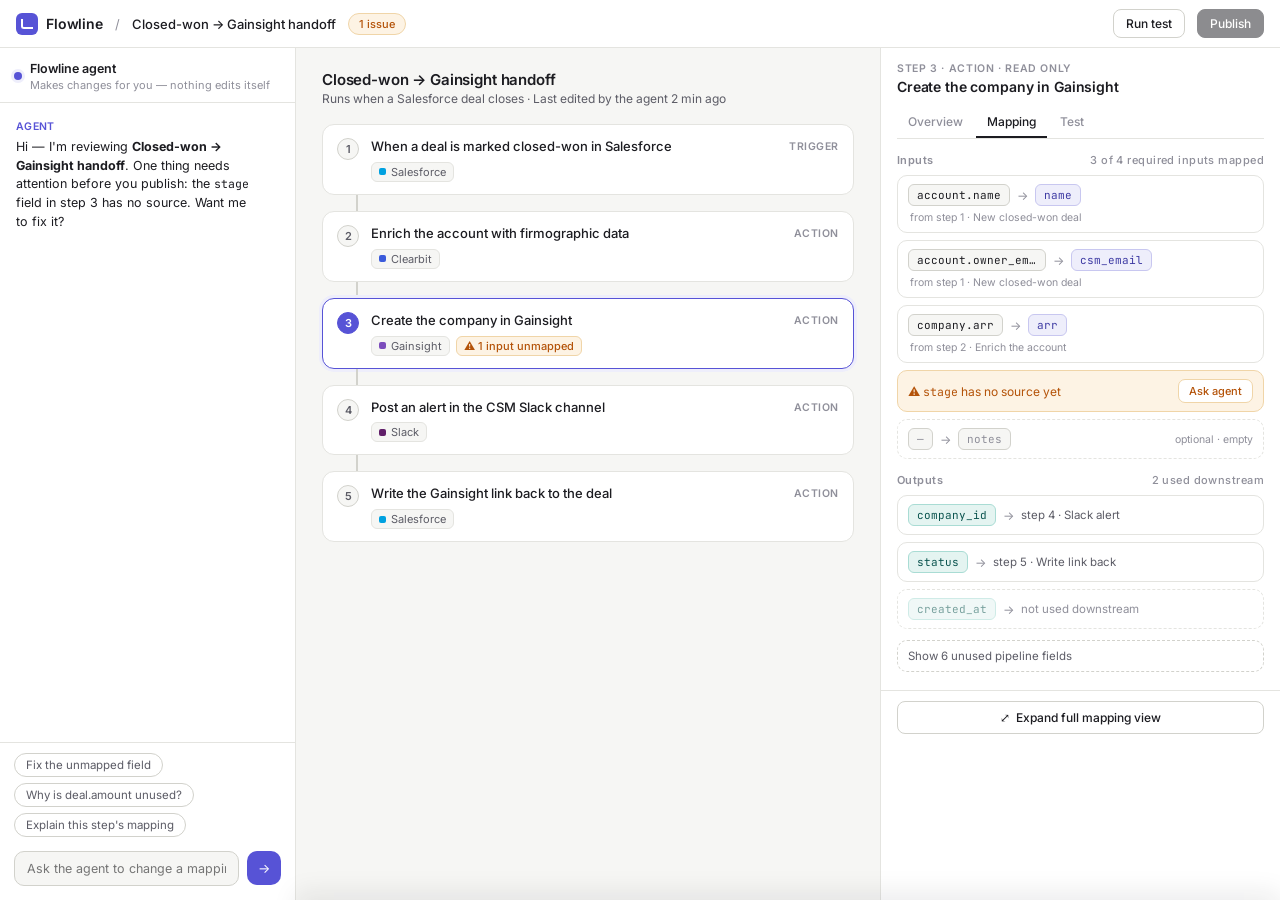
<file: Flow Agent/Prototype/flowline-mapping-prototype.html>
<!DOCTYPE html>
<html lang="en">
<head>
<meta charset="UTF-8">
<meta name="viewport" content="width=device-width, initial-scale=1.0">
<title>Flowline · Mapping prototype</title>
<link rel="preconnect" href="https://fonts.googleapis.com">
<link href="https://fonts.googleapis.com/css2?family=Inter:wght@400;500;600&family=JetBrains+Mono:wght@400;500&display=swap" rel="stylesheet">
<style>
:root{
  --ink:#1c1c21; --ink-2:#5c5c66; --ink-3:#8f8f9a;
  --paper:#f6f6f4; --panel:#ffffff; --line:#e4e4e0; --line-2:#d2d2cc;
  --violet:#5753d6; --violet-bg:#eeeefb; --violet-bd:#c8c7f0; --violet-tx:#3d3aa3;
  --teal:#0f766e; --teal-bg:#e4f4f1; --teal-bd:#a9dcd4; --teal-tx:#0b544f;
  --amber:#b45309; --amber-bg:#fdf3e4; --amber-bd:#f0d5a8;
  --green:#3f7d20; --green-bg:#edf6e6; --green-bd:#c3e0ad;
  --r:8px;
}
*{box-sizing:border-box;margin:0;padding:0}
html,body{height:100%}
body{font-family:'Inter',system-ui,sans-serif;font-size:13px;color:var(--ink);background:var(--paper)}
button{font:inherit;cursor:pointer;background:none;border:none;color:inherit}
.mono{font-family:'JetBrains Mono',monospace;font-size:11.5px}

#app{display:grid;height:100vh;min-height:560px;
  grid-template-columns:296px minmax(360px,1fr) 400px;
  grid-template-rows:48px 1fr;position:relative;overflow:hidden}

/* ── Top bar ── */
header{grid-column:1/-1;display:flex;align-items:center;gap:12px;padding:0 16px;
  background:var(--panel);border-bottom:1px solid var(--line)}
.logo{display:flex;align-items:center;gap:8px;font-weight:600;font-size:14px;letter-spacing:-.01em}
.logo-mark{width:22px;height:22px;border-radius:6px;background:var(--violet);position:relative}
.logo-mark::after{content:"";position:absolute;inset:6px 5px;border-left:2px solid #fff;border-bottom:2px solid #fff;border-radius:0 0 0 3px}
.crumb{color:var(--ink-3)}
.autoname{font-weight:500}
.pill{font-size:11px;font-weight:500;padding:3px 10px;border-radius:99px}
.pill.draft{background:var(--amber-bg);color:var(--amber);border:1px solid var(--amber-bd)}
.pill.ready{background:var(--green-bg);color:var(--green);border:1px solid var(--green-bd)}
header .spacer{flex:1}
.topbtn{font-size:12px;font-weight:500;padding:6px 12px;border-radius:var(--r);border:1px solid var(--line-2)}
.topbtn:hover{background:var(--paper)}
.topbtn.primary{background:var(--ink);color:#fff;border-color:var(--ink)}

/* ── Chat rail ── */
#chat{display:flex;flex-direction:column;background:var(--panel);border-right:1px solid var(--line);min-height:0}
.chat-head{padding:12px 14px 10px;border-bottom:1px solid var(--line);display:flex;align-items:center;gap:8px}
.agent-dot{width:8px;height:8px;border-radius:50%;background:var(--violet);box-shadow:0 0 0 3px var(--violet-bg)}
.chat-head b{font-size:12.5px;font-weight:600}
.chat-head span{font-size:11px;color:var(--ink-3)}
#msgs{flex:1;overflow-y:auto;padding:14px;display:flex;flex-direction:column;gap:10px;min-height:0}
.msg{max-width:92%;line-height:1.5;font-size:12.5px}
.msg.user{align-self:flex-end;background:var(--ink);color:#fff;padding:8px 11px;border-radius:12px 12px 3px 12px}
.msg.agent{align-self:flex-start;color:var(--ink);padding:2px 2px 0}
.msg.agent .who{font-size:10.5px;font-weight:600;color:var(--violet);letter-spacing:.03em;margin-bottom:3px}
.typing{display:inline-flex;gap:4px;padding:8px 2px}
.typing i{width:5px;height:5px;border-radius:50%;background:var(--ink-3);animation:blink 1.2s infinite}
.typing i:nth-child(2){animation-delay:.2s}.typing i:nth-child(3){animation-delay:.4s}
@keyframes blink{0%,60%,100%{opacity:.25}30%{opacity:1}}
.proposal{margin-top:8px;border:1px solid var(--violet-bd);border-radius:10px;overflow:hidden;background:var(--panel)}
.proposal .p-head{font-size:11px;font-weight:600;color:var(--violet-tx);background:var(--violet-bg);padding:6px 10px}
.proposal .p-body{padding:9px 10px;display:flex;align-items:center;gap:7px;flex-wrap:wrap}
.proposal .p-actions{display:flex;gap:8px;padding:0 10px 10px}
.proposal .p-actions button{font-size:11.5px;font-weight:500;padding:5px 12px;border-radius:7px;border:1px solid var(--line-2)}
.proposal .p-actions .ok{background:var(--violet);border-color:var(--violet);color:#fff}
.proposal .p-actions .ok:hover{background:#4a46c6}
.proposal .p-actions button:disabled{opacity:.45;cursor:default}
.proposal.applied .p-head{background:var(--green-bg);color:var(--green)}
.proposal.applied{border-color:var(--green-bd)}
.chips-row{padding:10px 14px 6px;display:flex;flex-wrap:wrap;gap:6px;border-top:1px solid var(--line)}
.qchip{font-size:11.5px;color:var(--ink-2);border:1px solid var(--line-2);border-radius:99px;padding:4px 11px}
.qchip:hover{background:var(--paper);color:var(--ink)}
.chat-input{display:flex;gap:8px;padding:8px 14px 14px}
.chat-input input{flex:1;font:inherit;font-size:12.5px;padding:9px 12px;border:1px solid var(--line-2);border-radius:10px;outline:none;background:var(--paper)}
.chat-input input:focus{border-color:var(--violet);background:#fff;box-shadow:0 0 0 3px var(--violet-bg)}
.send{width:34px;height:34px;border-radius:10px;background:var(--violet);color:#fff;flex:none;display:flex;align-items:center;justify-content:center}
.send:hover{background:#4a46c6}

/* ── Step list ── */
#steps{overflow-y:auto;padding:22px 26px;min-height:0}
.flow-title{font-size:15px;font-weight:600;letter-spacing:-.01em;margin-bottom:2px}
.flow-sub{font-size:12px;color:var(--ink-2);margin-bottom:18px}
.step{display:flex;gap:12px;align-items:flex-start;background:var(--panel);border:1px solid var(--line);
  border-radius:12px;padding:12px 14px;cursor:pointer;transition:border-color .12s}
.step + .connector{width:2px;height:16px;background:var(--line-2);margin:0 0 0 34px}
.step:hover{border-color:var(--line-2)}
.step.sel{border-color:var(--violet);box-shadow:0 0 0 3px var(--violet-bg)}
.step-num{width:22px;height:22px;border-radius:50%;background:var(--paper);border:1px solid var(--line-2);
  font-size:11px;font-weight:600;color:var(--ink-2);display:flex;align-items:center;justify-content:center;flex:none;margin-top:1px}
.step.sel .step-num{background:var(--violet);border-color:var(--violet);color:#fff}
.step-body{min-width:0;flex:1}
.step-title{font-size:13px;font-weight:500;line-height:1.45}
.step-meta{display:flex;gap:6px;align-items:center;margin-top:6px;flex-wrap:wrap}
.appchip{display:inline-flex;align-items:center;gap:5px;font-size:11px;color:var(--ink-2);
  background:var(--paper);border:1px solid var(--line);border-radius:6px;padding:2px 7px}
.appdot{width:7px;height:7px;border-radius:2px}
.warnchip{display:inline-flex;align-items:center;gap:5px;font-size:11px;font-weight:500;color:var(--amber);
  background:var(--amber-bg);border:1px solid var(--amber-bd);border-radius:6px;padding:2px 7px}
.okchip{display:inline-flex;align-items:center;gap:5px;font-size:11px;color:var(--green);
  background:var(--green-bg);border:1px solid var(--green-bd);border-radius:6px;padding:2px 7px}
.step-kind{font-size:10.5px;font-weight:600;letter-spacing:.05em;color:var(--ink-3);text-transform:uppercase;flex:none;margin-top:3px}

/* ── Config panel ── */
#config{background:var(--panel);border-left:1px solid var(--line);display:flex;flex-direction:column;min-height:0}
.cfg-head{padding:14px 16px 0}
.cfg-eyebrow{font-size:10.5px;font-weight:600;letter-spacing:.06em;color:var(--ink-3);text-transform:uppercase}
.cfg-title{font-size:14px;font-weight:600;margin-top:3px;letter-spacing:-.01em}
.tabs{display:flex;gap:2px;margin-top:12px;border-bottom:1px solid var(--line)}
.tab{font-size:12px;color:var(--ink-3);padding:7px 11px;border-bottom:2px solid transparent;font-weight:500}
.tab.on{color:var(--ink);border-bottom-color:var(--ink)}
#cfg-body{flex:1;overflow-y:auto;padding:14px 16px 18px;min-height:0}
.sec-label{display:flex;align-items:center;font-size:11px;font-weight:600;letter-spacing:.04em;color:var(--ink-3);margin:14px 0 8px}
.sec-label:first-child{margin-top:0}
.sec-label .count{margin-left:auto;font-weight:500}
.pair{border:1px solid var(--line);border-radius:10px;padding:8px 10px;margin-bottom:7px;transition:background .5s,border-color .5s}
.pair .line1{display:flex;align-items:center;gap:7px;min-width:0}
.pair .prov{font-size:10.5px;color:var(--ink-3);margin-top:5px;padding-left:2px}
.chip{font-family:'JetBrains Mono',monospace;font-size:11px;padding:3px 8px;border-radius:6px;
  background:var(--paper);border:1px solid var(--line-2);white-space:nowrap;overflow:hidden;text-overflow:ellipsis;max-width:138px}
.chip.tgt{background:var(--violet-bg);border-color:var(--violet-bd);color:var(--violet-tx)}
.chip.out{background:var(--teal-bg);border-color:var(--teal-bd);color:var(--teal-tx)}
.arrow{color:var(--ink-3);flex:none;font-size:12px}
.pair.warn{background:var(--amber-bg);border-color:var(--amber-bd)}
.pair.warn .wtext{font-size:12px;color:var(--amber);min-width:0}
.pair.warn button{margin-left:auto;flex:none;font-size:11px;font-weight:500;color:var(--amber);
  border:1px solid var(--amber-bd);background:#fff;border-radius:7px;padding:4px 10px}
.pair.proposed{background:var(--green-bg);border-color:var(--green-bd);border-style:dashed}
.pair.proposed .badge{margin-left:auto;font-size:10px;font-weight:600;color:var(--green);letter-spacing:.04em}
.pair.flash{background:var(--green-bg);border-color:var(--green-bd)}
.dest{font-size:11.5px;color:var(--ink-2);min-width:0;overflow:hidden;text-overflow:ellipsis;white-space:nowrap}
.vtag{font-size:10px;font-weight:600;letter-spacing:.03em;padding:2px 8px;border-radius:99px;margin-left:auto;flex:none}
.vtag.static{background:var(--paper);border:1px solid var(--line-2);color:var(--ink-2)}
.vtag.tmpl{background:var(--violet-bg);color:var(--violet-tx)}
.vtag.gen{background:var(--violet-bg);color:var(--violet-tx);border:1px dashed var(--violet-bd)}
.tmplbox{margin-top:7px;font-size:12px;line-height:1.95;background:var(--paper);border:1px solid var(--line);border-radius:8px;padding:8px 10px;color:var(--ink)}
.srcpill{display:inline-block;font-family:'JetBrains Mono',monospace;font-size:10.5px;padding:1px 7px;border-radius:5px;background:var(--violet-bg);border:1px solid var(--violet-bd);color:var(--violet-tx);cursor:pointer;white-space:nowrap}
.srcpill:hover{background:#e0dff8}
.sample{margin-top:6px;font-size:11.5px;color:var(--ink-2);border-left:2px solid var(--line-2);padding-left:8px;font-style:italic}
.step.flash-src{border-color:var(--violet);box-shadow:0 0 0 3px var(--violet-bg)}
.unused-toggle{width:100%;text-align:left;font-size:11.5px;color:var(--ink-2);border:1px dashed var(--line-2);
  border-radius:10px;padding:8px 10px;margin-top:4px}
.unused-toggle:hover{background:var(--paper)}
#unused-list{display:none;padding:6px 2px 0}
#unused-list .u{display:flex;align-items:center;gap:8px;padding:4px 8px;color:var(--ink-2)}
.cfg-foot{border-top:1px solid var(--line);padding:10px 16px}
.expand-btn{width:100%;display:flex;align-items:center;justify-content:center;gap:7px;font-size:12px;font-weight:500;
  border:1px solid var(--line-2);border-radius:var(--r);padding:8px}
.expand-btn:hover{background:var(--paper)}
.empty-cfg{padding:30px 16px;color:var(--ink-3);font-size:12.5px;text-align:center;line-height:1.6}

/* ── Bottom drawer: wire view ── */
#drawer{position:absolute;left:296px;right:0;bottom:0;height:330px;background:var(--panel);
  border-top:1px solid var(--line-2);box-shadow:0 -8px 24px rgba(20,20,30,.08);
  transform:translateY(100%);transition:transform .28s cubic-bezier(.3,.8,.3,1);display:flex;flex-direction:column;z-index:30}
#drawer.open{transform:translateY(0)}
.drawer-head{display:flex;align-items:center;gap:10px;padding:10px 18px;border-bottom:1px solid var(--line)}
.drawer-head b{font-size:12.5px;font-weight:600}
.drawer-head span{font-size:11px;color:var(--ink-3)}
.drawer-head button{margin-left:auto;font-size:11.5px;color:var(--ink-2);border:1px solid var(--line-2);border-radius:7px;padding:4px 10px}
#wirewrap{position:relative;flex:1;overflow:auto;padding:16px 18px}
#wiregrid{display:grid;grid-template-columns:repeat(4,minmax(150px,1fr));gap:34px;position:relative;min-width:760px}
#wiresvg{position:absolute;inset:0;width:100%;height:100%;pointer-events:none;overflow:visible}
.wcol{position:relative;z-index:2}
.wcol h4{font-size:10.5px;font-weight:600;letter-spacing:.05em;color:var(--ink-3);text-transform:uppercase;
  padding-bottom:6px;border-bottom:1px solid var(--line);margin-bottom:6px}
.wgrp{font-size:10.5px;color:var(--ink-3);padding:6px 2px 2px}
.wf{display:flex;align-items:center;gap:6px;padding:4px 8px;border-radius:6px;background:var(--panel)}
.wf:hover{background:var(--paper)}
.wf .nm{font-family:'JetBrains Mono',monospace;font-size:11px;overflow:hidden;text-overflow:ellipsis;white-space:nowrap}
.wf .ty{font-size:10px;color:var(--ink-3);margin-left:auto;flex:none}
.wf .d{width:6px;height:6px;border-radius:50%;flex:none}
.d.v{background:var(--violet)} .d.t{background:var(--teal)}
.d.n{background:none;border:1px solid var(--line-2)} .d.w{background:var(--amber)}
.d.s{background:var(--ink-3);border-radius:2px} .d.g{background:none;border:1px dashed var(--violet)}
.wf.dim .nm{color:var(--ink-3)}
.legend{display:flex;gap:16px;padding:8px 18px;border-top:1px solid var(--line);font-size:11px;color:var(--ink-2);flex-wrap:wrap}
.legend .k{display:flex;align-items:center;gap:6px}
.lw{width:16px;height:2px;border-radius:2px}

/* ── Toast ── */
#toast{position:absolute;bottom:18px;left:50%;transform:translate(-50%,10px);opacity:0;pointer-events:none;
  background:var(--ink);color:#fff;font-size:12px;padding:8px 14px;border-radius:99px;transition:all .25s;z-index:60}
#toast.show{opacity:1;transform:translate(-50%,0)}

/* ── Responsive ── */
@media (max-width:1120px){#app{grid-template-columns:260px minmax(300px,1fr) 360px}#drawer{left:260px}}
@media (max-width:940px){
  #app{grid-template-columns:1fr;grid-template-rows:48px 1fr auto}
  #chat{display:none}
  #steps{padding:16px}
  #config{border-left:none;border-top:1px solid var(--line);max-height:46vh}
  #drawer{left:0}
}
.sr-only{position:absolute;width:1px;height:1px;overflow:hidden;clip:rect(0 0 0 0)}
:focus-visible{outline:2px solid var(--violet);outline-offset:2px}
@media (prefers-reduced-motion:reduce){*{transition:none!important;animation:none!important}}
</style>
</head>
<body>
<h1 class="sr-only">Flowline prototype: automation step list with a read-only mapping panel; a chat agent proposes and applies mapping changes.</h1>
<div id="app">

  <header>
    <div class="logo"><div class="logo-mark"></div>Flowline</div>
    <span class="crumb">/</span>
    <span class="autoname">Closed-won → Gainsight handoff</span>
    <span class="pill draft" id="statuspill">1 issue</span>
    <div class="spacer"></div>
    <button class="topbtn">Run test</button>
    <button class="topbtn primary" id="publishbtn" disabled style="opacity:.5;cursor:default">Publish</button>
  </header>

  <aside id="chat" aria-label="Copilot chat">
    <div class="chat-head"><span class="agent-dot"></span><div><b>Flowline agent</b><br><span>Makes changes for you — nothing edits itself</span></div></div>
    <div id="msgs"></div>
    <div class="chips-row" id="chips"></div>
    <div class="chat-input">
      <input id="chatbox" type="text" placeholder="Ask the agent to change a mapping…" aria-label="Message the agent">
      <button class="send" id="sendbtn" aria-label="Send">→</button>
    </div>
  </aside>

  <main id="steps" aria-label="Automation steps">
    <div class="flow-title">Closed-won → Gainsight handoff</div>
    <div class="flow-sub">Runs when a Salesforce deal closes · Last edited by the agent 2 min ago</div>
    <div id="steplist"></div>
  </main>

  <aside id="config" aria-label="Step details">
    <div id="cfg-inner"></div>
  </aside>

  <section id="drawer" aria-label="Full mapping view">
    <div class="drawer-head">
      <b id="drawertitle">Full mapping · Create the company in Gainsight</b>
      <span>Read only · columns sorted so pairs align</span>
      <button id="closedrawer">Collapse</button>
    </div>
    <div id="wirewrap">
      <div id="wiregrid">
        <svg id="wiresvg" aria-hidden="true"></svg>
        <div class="wcol" id="colA"><h4>Pipeline input</h4></div>
        <div class="wcol" id="colB"><h4>Step input</h4></div>
        <div class="wcol" id="colC"><h4>Step output</h4></div>
        <div class="wcol" id="colD"><h4>Pipeline output</h4></div>
      </div>
    </div>
    <div class="legend">
      <span class="k"><span class="lw" style="background:var(--violet)"></span>Input mapping</span>
      <span class="k"><span class="lw" style="background:var(--teal)"></span>Output feed</span>
      <span class="k"><span class="d w" style="width:7px;height:7px;border-radius:50%;display:inline-block"></span>Required, unmapped</span>
      <span class="k"><span class="d n" style="width:7px;height:7px;border-radius:50%;display:inline-block"></span>Available, unused</span>
      <span class="k"><span class="d s" style="width:7px;height:7px;display:inline-block"></span>Static · set by you</span>
      <span class="k"><span class="d g" style="width:7px;height:7px;border-radius:50%;display:inline-block"></span>Written by agent each run</span>
    </div>
  </section>

  <div id="toast" role="status"></div>
</div>

<script>
/* ───────────────────────── State ───────────────────────── */
const state = {
  selectedStep: 3,
  stageMapped: false,
  stageProposed: false,
  channelVal: "#csm-alerts",
  channelProposed: false,
  drawerOpen: false,
  unusedOpen: false
};

const steps = [
  {n:1, kind:"Trigger", title:"When a deal is marked closed-won in Salesforce", apps:[["Salesforce","#00A1E0"]]},
  {n:2, kind:"Action",  title:"Enrich the account with firmographic data", apps:[["Clearbit","#3B5BDB"]]},
  {n:3, kind:"Action",  title:"Create the company in Gainsight", apps:[["Gainsight","#7C4DBC"]], mappable:true},
  {n:4, kind:"Action",  title:"Post an alert in the CSM Slack channel", apps:[["Slack","#611f69"]]},
  {n:5, kind:"Action",  title:"Write the Gainsight link back to the deal", apps:[["Salesforce","#00A1E0"]]}
];

const inputPairs = [
  {src:"account.name",        tgt:"name",      from:"step 1 · New closed-won deal"},
  {src:"account.owner_email", tgt:"csm_email", from:"step 1 · New closed-won deal"},
  {src:"company.arr",         tgt:"arr",       from:"step 2 · Enrich the account"}
];
const outputPairs = [
  {src:"company_id", dest:"step 4 · Slack alert"},
  {src:"status",     dest:"step 5 · Write link back"}
];
const unusedFields = ["deal.amount","deal.close_date","company.employee_count","company.tech_stack","account.billing_city","account.industry"];

/* ───────────────────────── Step list ───────────────────────── */
function renderSteps(){
  const el = document.getElementById("steplist");
  el.innerHTML = "";
  steps.forEach((s,i)=>{
    const d = document.createElement("div");
    d.id = "step-" + s.n;
    d.className = "step" + (state.selectedStep===s.n ? " sel" : "");
    d.setAttribute("role","button"); d.tabIndex = 0;
    let status = "";
    if(s.n===3){
      status = state.stageMapped
        ? '<span class="okchip">✓ All inputs mapped</span>'
        : '<span class="warnchip">⚠ 1 input unmapped</span>';
    }
    d.innerHTML = `
      <div class="step-num">${s.n}</div>
      <div class="step-body">
        <div class="step-title">${s.title}</div>
        <div class="step-meta">
          ${s.apps.map(a=>`<span class="appchip"><span class="appdot" style="background:${a[1]}"></span>${a[0]}</span>`).join("")}
          ${status}
        </div>
      </div>
      <div class="step-kind">${s.kind}</div>`;
    d.addEventListener("click",()=>{ state.selectedStep = s.n; renderSteps(); renderConfig(); if(state.drawerOpen) renderWireView(); });
    d.addEventListener("keydown",e=>{ if(e.key==="Enter"||e.key===" "){e.preventDefault(); d.click();} });
    el.appendChild(d);
    if(i<steps.length-1){ const c=document.createElement("div"); c.className="connector"; el.appendChild(c); }
  });
}

/* ───────────────────────── Config panel ───────────────────────── */
function renderConfig(){
  const el = document.getElementById("cfg-inner");
  renderChips();
  if(state.selectedStep === 4){ renderStep4(el); return; }
  if(state.selectedStep !== 3){
    const s = steps.find(x=>x.n===state.selectedStep);
    el.innerHTML = `
      <div class="cfg-head">
        <div class="cfg-eyebrow">Step ${s.n} · ${s.kind}</div>
        <div class="cfg-title">${s.title}</div>
        <div class="tabs"><span class="tab on">Overview</span><span class="tab">Mapping</span><span class="tab">Test</span></div>
      </div>
      <div class="empty-cfg">This prototype focuses on steps 3 and 4.<br>Try <b>Create the company in Gainsight</b> (wired inputs) or <b>Post an alert in the CSM Slack channel</b> (static, template and generated inputs).</div>`;
    return;
  }
  const mappedCount = 3 + (state.stageMapped?1:0);
  const headline = state.stageMapped ? "All 4 required inputs mapped" : "3 of 4 required inputs mapped";

  let stageRow = "";
  if(state.stageMapped){
    stageRow = `
      <div class="pair" id="stagepair">
        <div class="line1"><span class="chip">company.segment</span><span class="arrow">→</span><span class="chip tgt">stage</span></div>
        <div class="prov">from step 2 · Enrich the account · mapped by agent</div>
      </div>`;
  } else if(state.stageProposed){
    stageRow = `
      <div class="pair proposed" id="stagepair">
        <div class="line1"><span class="chip">company.segment</span><span class="arrow">→</span><span class="chip tgt">stage</span><span class="badge">PROPOSED</span></div>
        <div class="prov">Waiting for your approval in the chat</div>
      </div>`;
  } else {
    stageRow = `
      <div class="pair warn" id="stagepair">
        <div class="line1">
          <span class="wtext">⚠ <span class="mono">stage</span> has no source yet</span>
          <button id="askagent">Ask agent</button>
        </div>
      </div>`;
  }

  el.innerHTML = `
    <div class="cfg-head">
      <div class="cfg-eyebrow">Step 3 · Action · Read only</div>
      <div class="cfg-title">Create the company in Gainsight</div>
      <div class="tabs"><span class="tab">Overview</span><span class="tab on">Mapping</span><span class="tab">Test</span></div>
    </div>
    <div id="cfg-body">
      <div class="sec-label">Inputs <span class="count">${headline}</span></div>
      ${inputPairs.map(p=>`
        <div class="pair">
          <div class="line1"><span class="chip">${p.src}</span><span class="arrow">→</span><span class="chip tgt">${p.tgt}</span></div>
          <div class="prov">from ${p.from}</div>
        </div>`).join("")}
      ${stageRow}
      <div class="pair" style="border-style:dashed">
        <div class="line1"><span class="chip" style="color:var(--ink-3)">—</span><span class="arrow">→</span><span class="chip" style="color:var(--ink-3)">notes</span><span style="margin-left:auto;font-size:10.5px;color:var(--ink-3)">optional · empty</span></div>
      </div>

      <div class="sec-label">Outputs <span class="count">2 used downstream</span></div>
      ${outputPairs.map(p=>`
        <div class="pair">
          <div class="line1"><span class="chip out">${p.src}</span><span class="arrow">→</span><span class="dest">${p.dest}</span></div>
        </div>`).join("")}
      <div class="pair" style="border-style:dashed">
        <div class="line1"><span class="chip out" style="opacity:.55">created_at</span><span class="arrow">→</span><span class="dest" style="color:var(--ink-3)">not used downstream</span></div>
      </div>

      <button class="unused-toggle" id="unusedbtn">${state.unusedOpen?"Hide":"Show"} ${unusedFields.length} unused pipeline fields</button>
      <div id="unused-list" style="display:${state.unusedOpen?"block":"none"}">
        ${unusedFields.map(f=>`<div class="u"><span class="d n" style="width:6px;height:6px;border-radius:50%"></span><span class="mono">${f}</span></div>`).join("")}
      </div>
    </div>
    <div class="cfg-foot">
      <button class="expand-btn" id="expandbtn">⤢&nbsp; Expand full mapping view</button>
    </div>`;

  const ask = document.getElementById("askagent");
  if(ask) ask.addEventListener("click", e=>{ e.stopPropagation(); runIntent("map-stage"); });
  document.getElementById("unusedbtn").addEventListener("click", ()=>{ state.unusedOpen=!state.unusedOpen; renderConfig(); });
  document.getElementById("expandbtn").addEventListener("click", openDrawer);
}

const stepLabels = {1:"step 1 · New closed-won deal", 2:"step 2 · Enrich the account", 3:"step 3 · Create the company in Gainsight"};
function flashStep(n, name){
  const card = document.getElementById("step-"+n);
  if(card){
    card.scrollIntoView({behavior:"smooth", block:"center"});
    card.classList.add("flash-src");
    setTimeout(()=>card.classList.remove("flash-src"), 1600);
  }
  toast(name + " · from " + stepLabels[n]);
}

function renderStep4(el){
  const changed = state.channelVal !== "#csm-alerts";
  el.innerHTML = `
    <div class="cfg-head">
      <div class="cfg-eyebrow">Step 4 · Action · Read only</div>
      <div class="cfg-title">Post an alert in the CSM Slack channel</div>
      <div class="tabs"><span class="tab">Overview</span><span class="tab on">Mapping</span><span class="tab">Test</span></div>
    </div>
    <div id="cfg-body">
      <div class="sec-label">Inputs <span class="count">1 wired field · 2 need no wiring</span></div>

      <div class="pair" id="channelpair">
        <div class="line1"><span class="chip tgt">channel</span><span class="mono">${state.channelVal}</span><span class="vtag static">set by you</span></div>
        <div class="prov">Static value · never changes between runs${changed ? " · changed by agent just now" : ""}</div>
      </div>

      <div class="pair">
        <div class="line1"><span class="chip tgt">message</span><span class="vtag tmpl">template · 3 fields</span></div>
        <div class="tmplbox">New closed-won deal: <button class="srcpill" data-n="1" data-f="account.name">account.name</button> is now live in Gainsight with <button class="srcpill" data-n="2" data-f="company.arr">company.arr</button> ARR. Record: <button class="srcpill" data-n="3" data-f="gainsight.company_id">gainsight.company_id</button></div>
        <div class="prov">Tap a field to trace where it comes from</div>
      </div>

      <div class="pair">
        <div class="line1"><span class="chip tgt">thread_note</span><span class="vtag gen">✦ written by the agent each run</span></div>
        <div class="prov" style="color:var(--ink-2)">Instruction: "Add a one-line handoff summary for the CSM based on the deal."</div>
        <div class="sample">Last run: "Enterprise deal, fast close — expects onboarding kickoff this week."</div>
      </div>

      <div class="sec-label">Outputs</div>
      <div style="font-size:11.5px;color:var(--ink-3);padding:2px 2px 8px;line-height:1.6">This step ends here — it produces <span class="mono">message_ts</span>, but nothing downstream uses it.</div>
    </div>
    <div class="cfg-foot">
      <button class="expand-btn" id="expandbtn">⤢&nbsp; Expand full mapping view</button>
    </div>`;
  el.querySelectorAll(".srcpill").forEach(p=>p.addEventListener("click", ()=>flashStep(+p.dataset.n, p.dataset.f)));
  document.getElementById("expandbtn").addEventListener("click", openDrawer);
}

function renderChips(){
  const c = document.getElementById("chips");
  const set = state.selectedStep===4
    ? [["change-channel","Change the channel to #sales-wins"],["what-generated","What does the agent write here?"],["explain4","Explain this step's mapping"]]
    : [["map-stage","Fix the unmapped field"],["why-unused","Why is deal.amount unused?"],["explain","Explain this step's mapping"]];
  c.innerHTML = set.map(([q,l])=>`<button class="qchip" data-q="${q}">${l}</button>`).join("");
}

/* ───────────────────────── Chat ───────────────────────── */
const msgs = document.getElementById("msgs");
function addUser(t){
  const d=document.createElement("div"); d.className="msg user"; d.textContent=t;
  msgs.appendChild(d); msgs.scrollTop=msgs.scrollHeight;
}
function addAgent(html, instant){
  const d=document.createElement("div"); d.className="msg agent";
  d.innerHTML=`<div class="who">AGENT</div><div class="body"></div>`;
  msgs.appendChild(d);
  const body=d.querySelector(".body");
  if(instant){ body.innerHTML=html; msgs.scrollTop=msgs.scrollHeight; return d; }
  body.innerHTML='<span class="typing"><i></i><i></i><i></i></span>';
  msgs.scrollTop=msgs.scrollHeight;
  setTimeout(()=>{ body.innerHTML=html; msgs.scrollTop=msgs.scrollHeight; wireProposal(d); }, 950);
  return d;
}
function wireProposal(scope){
  const card=scope.querySelector(".proposal");
  const ok=scope.querySelector(".ok"), no=scope.querySelector(".no");
  if(!card||!ok) return;
  const kind=card.dataset.kind;
  ok.addEventListener("click",()=>kind==="channel" ? applyChannelProposal(scope) : applyProposal(scope));
  no.addEventListener("click",()=>kind==="channel" ? dismissChannelProposal(scope) : dismissProposal(scope));
}

const proposalHTML = `
  I looked across the pipeline. <span class="mono">company.segment</span> from step 2 carries
  Enterprise / Mid-market / SMB — an exact match for Gainsight's <span class="mono">stage</span> picklist.
  <div class="proposal" data-kind="stage" id="chatproposal">
    <div class="p-head">Proposed change · step 3</div>
    <div class="p-body"><span class="chip">company.segment</span><span class="arrow">→</span><span class="chip tgt">stage</span></div>
    <div class="p-actions"><button class="ok">Approve</button><button class="no">Dismiss</button></div>
  </div>`;

const channelProposalHTML = `
  Easy — <span class="mono">#sales-wins</span> exists and I can post there. <span class="mono">channel</span> is a static value, so this touches no data flow — nothing else in the automation is affected.
  <div class="proposal" data-kind="channel">
    <div class="p-head">Proposed change · step 4 · static value</div>
    <div class="p-body"><span class="chip">#csm-alerts</span><span class="arrow">→</span><span class="chip tgt">#sales-wins</span></div>
    <div class="p-actions"><button class="ok">Approve</button><button class="no">Dismiss</button></div>
  </div>`;

function applyChannelProposal(scope){
  const card = scope.querySelector(".proposal");
  card.classList.add("applied");
  card.querySelector(".p-head").textContent = "Applied · step 4";
  card.querySelectorAll("button").forEach(b=>b.disabled=true);
  state.channelProposed = false;
  state.channelVal = "#sales-wins";
  if(state.selectedStep===4) renderConfig();
  addAgent(`Done — alerts now post to <span class="mono">#sales-wins</span>. Since that's a static value, nothing else in the automation changed.`);
  toast("Static value updated · channel = #sales-wins");
}
function dismissChannelProposal(scope){
  const card = scope.querySelector(".proposal");
  card.querySelector(".p-head").textContent = "Dismissed";
  card.querySelectorAll("button").forEach(b=>b.disabled=true);
  state.channelProposed = false;
  addAgent(`Kept <span class="mono">#csm-alerts</span>. Say the word if you change your mind.`);
}

function runIntent(intent, userText){
  if(intent==="map-stage"){
    if(state.stageMapped){ addUser(userText||"Fix the unmapped field"); addAgent("Everything's already mapped — <span class='mono'>stage</span> is fed by <span class='mono'>company.segment</span>. Nothing left to fix."); return; }
    if(state.stageProposed){ addUser(userText||"Fix the unmapped field"); addAgent("There's already a proposal waiting above — approve or dismiss it and I'll take it from there."); return; }
    addUser(userText||"Fix the unmapped field");
    state.stageProposed = true;
    renderConfig();
    addAgent(proposalHTML);
  } else if(intent==="why-unused"){
    addUser(userText||"Why is deal.amount unused?");
    addAgent(`<span class="mono">deal.amount</span> is available from step 1 but no downstream step asks for it. Gainsight's create-company action doesn't take a deal amount — if you want it in Gainsight, I can add it to the <span class="mono">notes</span> field. Just say the word.`);
  } else if(intent==="explain"){
    addUser(userText||"Explain this step's mapping");
    const extra = state.stageMapped ? ` <span class="mono">stage</span> comes from <span class="mono">company.segment</span> (step 2).` : ` One required field — <span class="mono">stage</span> — still has no source.`;
    addAgent(`This step creates a company record in Gainsight. The company name and CSM email come straight from the Salesforce deal (step 1); ARR comes from enrichment (step 2).${extra} Downstream, step 4 uses the new <span class="mono">company_id</span> for the Slack alert and step 5 writes <span class="mono">status</span> back to the deal.`);
  } else if(intent==="change-channel"){
    addUser(userText||"Change the channel to #sales-wins");
    if(state.channelVal==="#sales-wins"){ addAgent(`Already done — alerts go to <span class="mono">#sales-wins</span>.`); return; }
    if(state.channelProposed){ addAgent(`There's a channel proposal waiting above — approve or dismiss it and I'll take it from there.`); return; }
    state.channelProposed = true;
    addAgent(channelProposalHTML);
  } else if(intent==="what-generated"){
    addUser(userText||"What does the agent write here?");
    addAgent(`<span class="mono">thread_note</span> isn't stored anywhere — I write it fresh on every run from the instruction "Add a one-line handoff summary for the CSM based on the deal." To change it, you'd change the instruction, and I'd show you a before-and-after sample so you can judge the output, not the prompt.`);
  } else if(intent==="explain4"){
    addUser(userText||"Explain this step's mapping");
    addAgent(`This step posts to Slack. <span class="mono">channel</span> is a fixed value (${state.channelVal}). The <span class="mono">message</span> is a template — mostly fixed text with three live fields pulled from steps 1, 2 and 3. <span class="mono">thread_note</span> I write fresh each run. The step produces <span class="mono">message_ts</span>, but nothing downstream needs it, so the automation ends here.`);
  } else if(intent==="notes-amount"){
    addUser(userText);
    addAgent(`In the full product I'd draft that change and show you the diff here. In this prototype, try the flow for the unmapped <span class="mono">stage</span> field — tap <b>Fix the unmapped field</b> below.`);
  } else {
    addUser(userText);
    addAgent(`I can change mappings for you — try “Fix the unmapped field”, or ask why a field is unused. In this prototype those two paths are scripted.`);
  }
}

function applyProposal(scope){
  const card = scope.querySelector(".proposal");
  card.classList.add("applied");
  card.querySelector(".p-head").textContent = "Applied · step 3";
  card.querySelectorAll("button").forEach(b=>b.disabled=true);
  state.stageProposed = false;
  state.stageMapped = true;
  renderSteps(); renderConfig(); renderWireView();
  const sp = document.getElementById("stagepair");
  if(sp){ sp.classList.add("flash"); setTimeout(()=>sp.classList.remove("flash"), 1600); }
  document.getElementById("statuspill").className = "pill ready";
  document.getElementById("statuspill").textContent = "Ready to publish";
  const pub = document.getElementById("publishbtn");
  pub.disabled=false; pub.style.opacity=1; pub.style.cursor="pointer";
  addAgent(`Done — <span class="mono">stage</span> now maps from <span class="mono">company.segment</span>. All 4 required inputs are mapped and the automation is ready to publish.`);
  toast("Mapping applied · stage ← company.segment");
}
function dismissProposal(scope){
  const card = scope.querySelector(".proposal");
  card.querySelector(".p-head").textContent = "Dismissed";
  card.querySelectorAll("button").forEach(b=>b.disabled=true);
  state.stageProposed = false;
  renderConfig();
  addAgent(`No problem — I've dropped that. If you'd rather use a fixed value or a different source for <span class="mono">stage</span>, tell me which.`);
}

document.getElementById("chips").addEventListener("click",e=>{
  const b=e.target.closest(".qchip"); if(!b) return;
  runIntent(b.dataset.q, b.textContent);
});
function sendFree(){
  const box=document.getElementById("chatbox");
  const t=box.value.trim(); if(!t) return;
  box.value="";
  const low=t.toLowerCase();
  if(low.includes("channel")||low.includes("sales-wins")) runIntent("change-channel",t);
  else if(low.includes("generated")||low.includes("thread")||low.includes("write here")) runIntent("what-generated",t);
  else if(low.includes("stage")||low.includes("unmapped")||low.includes("fix")) runIntent("map-stage",t);
  else if(low.includes("unused")||low.includes("amount")) runIntent("why-unused",t);
  else if(low.includes("explain")||low.includes("what does")) runIntent(state.selectedStep===4?"explain4":"explain",t);
  else if(low.includes("notes")) runIntent("notes-amount",t);
  else runIntent("other",t);
}
document.getElementById("sendbtn").addEventListener("click",sendFree);
document.getElementById("chatbox").addEventListener("keydown",e=>{ if(e.key==="Enter") sendFree(); });

/* ───────────────────────── Wire view (drawer) ───────────────────────── */
function fieldRow(id, dot, name, type, dim){
  return `<div class="wf${dim?" dim":""}" id="${id}"><span class="d ${dot}"></span><span class="nm">${name}</span><span class="ty">${type}</span></div>`;
}
function renderWireView(){
  const A=document.getElementById("colA"), B=document.getElementById("colB"),
        C=document.getElementById("colC"), D=document.getElementById("colD");
  const title=document.getElementById("drawertitle");
  if(state.selectedStep===4){
    title.textContent = "Full mapping · Post an alert in the CSM Slack channel";
    A.innerHTML = `<h4>Pipeline input</h4>
      <div class="wgrp">Step 1 · New closed-won deal</div>
      ${fieldRow("xa1","v","account.name","str")}
      <div class="wgrp">Step 2 · Enrich the account</div>
      ${fieldRow("xa2","v","company.arr","num")}
      <div class="wgrp">Step 3 · Create the company</div>
      ${fieldRow("xa3","v","gainsight.company_id","str")}
      <div class="wgrp">Unused · 9 fields collapsed</div>`;
    B.innerHTML = `<h4>Step input</h4>
      ${fieldRow("xb1","s","channel","static")}
      ${fieldRow("xb2","v","message","tmpl")}
      ${fieldRow("xb3","g","thread_note","gen")}`;
    C.innerHTML = `<h4>Step output</h4>
      ${fieldRow("xc1","n","message_ts","str",true)}`;
    D.innerHTML = `<h4>Pipeline output</h4>
      <div class="wgrp">Not used downstream</div>
      ${fieldRow("xd1","n","message_ts","str",true)}`;
    requestAnimationFrame(drawWires);
    return;
  }
  title.textContent = "Full mapping · Create the company in Gainsight";
  const stageDotB = state.stageMapped ? "v" : "w";
  A.innerHTML = `<h4>Pipeline input</h4>
    <div class="wgrp">Step 1 · New closed-won deal</div>
    ${fieldRow("wa1","v","account.name","str")}
    ${fieldRow("wa2","v","account.owner_email","str")}
    <div class="wgrp">Step 2 · Enrich the account</div>
    ${fieldRow("wa3","v","company.arr","num")}
    ${fieldRow("wa4", state.stageMapped?"v":"n", "company.segment","str", !state.stageMapped)}
    <div class="wgrp">Unused · 6 fields collapsed</div>`;
  B.innerHTML = `<h4>Step input</h4>
    ${fieldRow("wb1","v","name","req")}
    ${fieldRow("wb2","v","csm_email","req")}
    ${fieldRow("wb3","v","arr","req")}
    ${fieldRow("wb4",stageDotB,"stage","req")}
    ${fieldRow("wb5","n","notes","opt",true)}`;
  C.innerHTML = `<h4>Step output</h4>
    ${fieldRow("wc1","t","company_id","str")}
    ${fieldRow("wc2","t","status","str")}
    ${fieldRow("wc3","n","created_at","date",true)}`;
  D.innerHTML = `<h4>Pipeline output</h4>
    <div class="wgrp">Used by step 4 · Slack alert</div>
    ${fieldRow("wd1","t","gainsight.company_id","str")}
    <div class="wgrp">Used by step 5 · Write link back</div>
    ${fieldRow("wd2","t","gainsight.status","str")}
    <div class="wgrp">Not used downstream</div>
    ${fieldRow("wd3","n","created_at","date",true)}`;
  requestAnimationFrame(drawWires);
}
function drawWires(){
  const svg=document.getElementById("wiresvg");
  const grid=document.getElementById("wiregrid");
  if(!state.drawerOpen){ svg.innerHTML=""; return; }
  let links;
  if(state.selectedStep===4){
    links=[["xa1","xb2","violet"],["xa2","xb2","violet"],["xa3","xb2","violet"]];
  } else {
    links=[["wa1","wb1","violet"],["wa2","wb2","violet"],["wa3","wb3","violet"],
           ["wc1","wd1","teal"],["wc2","wd2","teal"]];
    if(state.stageMapped) links.push(["wa4","wb4","violet"]);
  }
  const g=grid.getBoundingClientRect();
  svg.innerHTML="";
  const colors={violet:"#5753d6",teal:"#0f766e"};
  links.forEach(([a,b,c])=>{
    const ea=document.getElementById(a), eb=document.getElementById(b);
    if(!ea||!eb) return;
    const ra=ea.getBoundingClientRect(), rb=eb.getBoundingClientRect();
    const x1=ra.right-g.left, y1=ra.top-g.top+ra.height/2;
    const x2=rb.left-g.left,  y2=rb.top-g.top+rb.height/2;
    const m=(x1+x2)/2;
    const p=document.createElementNS("http://www.w3.org/2000/svg","path");
    p.setAttribute("d",`M${x1} ${y1} C ${m} ${y1}, ${m} ${y2}, ${x2} ${y2}`);
    p.setAttribute("fill","none"); p.setAttribute("stroke",colors[c]); p.setAttribute("stroke-width","1.5");
    svg.appendChild(p);
  });
}
function openDrawer(){
  state.drawerOpen=true;
  document.getElementById("drawer").classList.add("open");
  renderWireView();
  setTimeout(drawWires,320);
}
document.getElementById("closedrawer").addEventListener("click",()=>{
  state.drawerOpen=false;
  document.getElementById("drawer").classList.remove("open");
});
window.addEventListener("resize",()=>{ if(state.drawerOpen) drawWires(); });

/* ───────────────────────── Toast ───────────────────────── */
let toastTimer;
function toast(t){
  const el=document.getElementById("toast");
  el.textContent=t; el.classList.add("show");
  clearTimeout(toastTimer);
  toastTimer=setTimeout(()=>el.classList.remove("show"),2600);
}

/* ───────────────────────── Boot ───────────────────────── */
renderSteps();
renderConfig();
renderWireView();
addAgent(`Hi — I'm reviewing <b>Closed-won → Gainsight handoff</b>. One thing needs attention before you publish: the <span class="mono">stage</span> field in step 3 has no source. Want me to fix it?`, true);
</script>
</body>
</html>
</file>
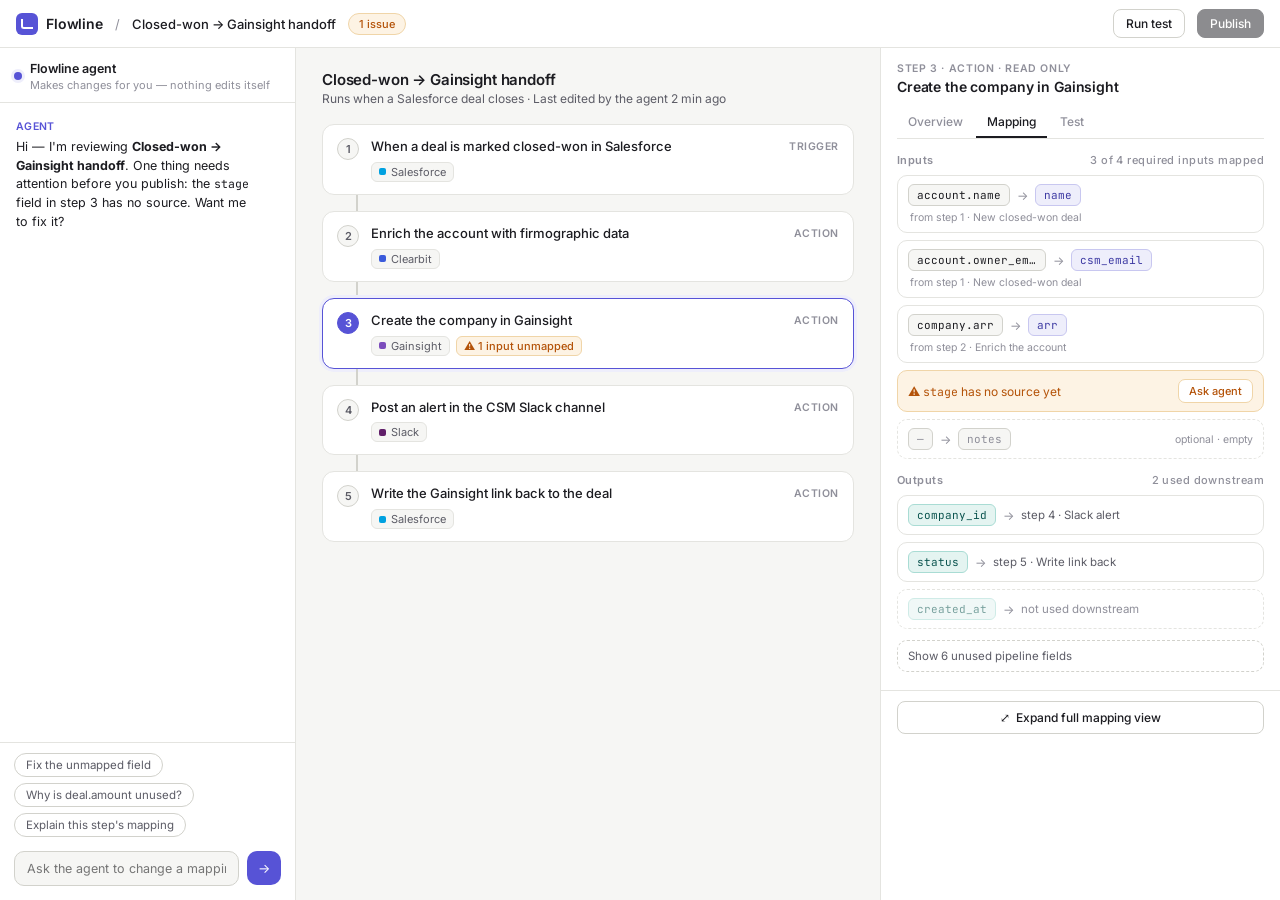
<file: Flow Agent/Prototype/flowline-mapping-prototype_1.html>
<!DOCTYPE html>
<html lang="en">
<head>
<meta charset="UTF-8">
<meta name="viewport" content="width=device-width, initial-scale=1.0">
<title>Flowline · Mapping prototype</title>
<link rel="preconnect" href="https://fonts.googleapis.com">
<link href="https://fonts.googleapis.com/css2?family=Inter:wght@400;500;600&family=JetBrains+Mono:wght@400;500&display=swap" rel="stylesheet">
<style>
:root{
  --ink:#1c1c21; --ink-2:#5c5c66; --ink-3:#8f8f9a;
  --paper:#f6f6f4; --panel:#ffffff; --line:#e4e4e0; --line-2:#d2d2cc;
  --violet:#5753d6; --violet-bg:#eeeefb; --violet-bd:#c8c7f0; --violet-tx:#3d3aa3;
  --teal:#0f766e; --teal-bg:#e4f4f1; --teal-bd:#a9dcd4; --teal-tx:#0b544f;
  --amber:#b45309; --amber-bg:#fdf3e4; --amber-bd:#f0d5a8;
  --green:#3f7d20; --green-bg:#edf6e6; --green-bd:#c3e0ad;
  --r:8px;
}
*{box-sizing:border-box;margin:0;padding:0}
html,body{height:100%}
body{font-family:'Inter',system-ui,sans-serif;font-size:13px;color:var(--ink);background:var(--paper)}
button{font:inherit;cursor:pointer;background:none;border:none;color:inherit}
.mono{font-family:'JetBrains Mono',monospace;font-size:11.5px}

#app{display:grid;height:100vh;min-height:560px;
  grid-template-columns:296px minmax(360px,1fr) 400px;
  grid-template-rows:48px 1fr;position:relative;overflow:hidden}

/* ── Top bar ── */
header{grid-column:1/-1;display:flex;align-items:center;gap:12px;padding:0 16px;
  background:var(--panel);border-bottom:1px solid var(--line)}
.logo{display:flex;align-items:center;gap:8px;font-weight:600;font-size:14px;letter-spacing:-.01em}
.logo-mark{width:22px;height:22px;border-radius:6px;background:var(--violet);position:relative}
.logo-mark::after{content:"";position:absolute;inset:6px 5px;border-left:2px solid #fff;border-bottom:2px solid #fff;border-radius:0 0 0 3px}
.crumb{color:var(--ink-3)}
.autoname{font-weight:500}
.pill{font-size:11px;font-weight:500;padding:3px 10px;border-radius:99px}
.pill.draft{background:var(--amber-bg);color:var(--amber);border:1px solid var(--amber-bd)}
.pill.ready{background:var(--green-bg);color:var(--green);border:1px solid var(--green-bd)}
header .spacer{flex:1}
.topbtn{font-size:12px;font-weight:500;padding:6px 12px;border-radius:var(--r);border:1px solid var(--line-2)}
.topbtn:hover{background:var(--paper)}
.topbtn.primary{background:var(--ink);color:#fff;border-color:var(--ink)}

/* ── Chat rail ── */
#chat{display:flex;flex-direction:column;background:var(--panel);border-right:1px solid var(--line);min-height:0}
.chat-head{padding:12px 14px 10px;border-bottom:1px solid var(--line);display:flex;align-items:center;gap:8px}
.agent-dot{width:8px;height:8px;border-radius:50%;background:var(--violet);box-shadow:0 0 0 3px var(--violet-bg)}
.chat-head b{font-size:12.5px;font-weight:600}
.chat-head span{font-size:11px;color:var(--ink-3)}
#msgs{flex:1;overflow-y:auto;padding:14px;display:flex;flex-direction:column;gap:10px;min-height:0}
.msg{max-width:92%;line-height:1.5;font-size:12.5px}
.msg.user{align-self:flex-end;background:var(--ink);color:#fff;padding:8px 11px;border-radius:12px 12px 3px 12px}
.msg.agent{align-self:flex-start;color:var(--ink);padding:2px 2px 0}
.msg.agent .who{font-size:10.5px;font-weight:600;color:var(--violet);letter-spacing:.03em;margin-bottom:3px}
.typing{display:inline-flex;gap:4px;padding:8px 2px}
.typing i{width:5px;height:5px;border-radius:50%;background:var(--ink-3);animation:blink 1.2s infinite}
.typing i:nth-child(2){animation-delay:.2s}.typing i:nth-child(3){animation-delay:.4s}
@keyframes blink{0%,60%,100%{opacity:.25}30%{opacity:1}}
.proposal{margin-top:8px;border:1px solid var(--violet-bd);border-radius:10px;overflow:hidden;background:var(--panel)}
.proposal .p-head{font-size:11px;font-weight:600;color:var(--violet-tx);background:var(--violet-bg);padding:6px 10px}
.proposal .p-body{padding:9px 10px;display:flex;align-items:center;gap:7px;flex-wrap:wrap}
.proposal .p-actions{display:flex;gap:8px;padding:0 10px 10px}
.proposal .p-actions button{font-size:11.5px;font-weight:500;padding:5px 12px;border-radius:7px;border:1px solid var(--line-2)}
.proposal .p-actions .ok{background:var(--violet);border-color:var(--violet);color:#fff}
.proposal .p-actions .ok:hover{background:#4a46c6}
.proposal .p-actions button:disabled{opacity:.45;cursor:default}
.proposal.applied .p-head{background:var(--green-bg);color:var(--green)}
.proposal.applied{border-color:var(--green-bd)}
.chips-row{padding:10px 14px 6px;display:flex;flex-wrap:wrap;gap:6px;border-top:1px solid var(--line)}
.qchip{font-size:11.5px;color:var(--ink-2);border:1px solid var(--line-2);border-radius:99px;padding:4px 11px}
.qchip:hover{background:var(--paper);color:var(--ink)}
.chat-input{display:flex;gap:8px;padding:8px 14px 14px}
.chat-input input{flex:1;font:inherit;font-size:12.5px;padding:9px 12px;border:1px solid var(--line-2);border-radius:10px;outline:none;background:var(--paper)}
.chat-input input:focus{border-color:var(--violet);background:#fff;box-shadow:0 0 0 3px var(--violet-bg)}
.send{width:34px;height:34px;border-radius:10px;background:var(--violet);color:#fff;flex:none;display:flex;align-items:center;justify-content:center}
.send:hover{background:#4a46c6}

/* ── Step list ── */
#steps{overflow-y:auto;padding:22px 26px;min-height:0}
.flow-title{font-size:15px;font-weight:600;letter-spacing:-.01em;margin-bottom:2px}
.flow-sub{font-size:12px;color:var(--ink-2);margin-bottom:18px}
.step{display:flex;gap:12px;align-items:flex-start;background:var(--panel);border:1px solid var(--line);
  border-radius:12px;padding:12px 14px;cursor:pointer;transition:border-color .12s}
.step + .connector{width:2px;height:16px;background:var(--line-2);margin:0 0 0 34px}
.step:hover{border-color:var(--line-2)}
.step.sel{border-color:var(--violet);box-shadow:0 0 0 3px var(--violet-bg)}
.step-num{width:22px;height:22px;border-radius:50%;background:var(--paper);border:1px solid var(--line-2);
  font-size:11px;font-weight:600;color:var(--ink-2);display:flex;align-items:center;justify-content:center;flex:none;margin-top:1px}
.step.sel .step-num{background:var(--violet);border-color:var(--violet);color:#fff}
.step-body{min-width:0;flex:1}
.step-title{font-size:13px;font-weight:500;line-height:1.45}
.step-meta{display:flex;gap:6px;align-items:center;margin-top:6px;flex-wrap:wrap}
.appchip{display:inline-flex;align-items:center;gap:5px;font-size:11px;color:var(--ink-2);
  background:var(--paper);border:1px solid var(--line);border-radius:6px;padding:2px 7px}
.appdot{width:7px;height:7px;border-radius:2px}
.warnchip{display:inline-flex;align-items:center;gap:5px;font-size:11px;font-weight:500;color:var(--amber);
  background:var(--amber-bg);border:1px solid var(--amber-bd);border-radius:6px;padding:2px 7px}
.okchip{display:inline-flex;align-items:center;gap:5px;font-size:11px;color:var(--green);
  background:var(--green-bg);border:1px solid var(--green-bd);border-radius:6px;padding:2px 7px}
.step-kind{font-size:10.5px;font-weight:600;letter-spacing:.05em;color:var(--ink-3);text-transform:uppercase;flex:none;margin-top:3px}

/* ── Config panel ── */
#config{background:var(--panel);border-left:1px solid var(--line);display:flex;flex-direction:column;min-height:0}
.cfg-head{padding:14px 16px 0}
.cfg-eyebrow{font-size:10.5px;font-weight:600;letter-spacing:.06em;color:var(--ink-3);text-transform:uppercase}
.cfg-title{font-size:14px;font-weight:600;margin-top:3px;letter-spacing:-.01em}
.tabs{display:flex;gap:2px;margin-top:12px;border-bottom:1px solid var(--line)}
.tab{font-size:12px;color:var(--ink-3);padding:7px 11px;border-bottom:2px solid transparent;font-weight:500}
.tab.on{color:var(--ink);border-bottom-color:var(--ink)}
#cfg-body{flex:1;overflow-y:auto;padding:14px 16px 18px;min-height:0}
.sec-label{display:flex;align-items:center;font-size:11px;font-weight:600;letter-spacing:.04em;color:var(--ink-3);margin:14px 0 8px}
.sec-label:first-child{margin-top:0}
.sec-label .count{margin-left:auto;font-weight:500}
.pair{border:1px solid var(--line);border-radius:10px;padding:8px 10px;margin-bottom:7px;transition:background .5s,border-color .5s}
.pair .line1{display:flex;align-items:center;gap:7px;min-width:0}
.pair .prov{font-size:10.5px;color:var(--ink-3);margin-top:5px;padding-left:2px}
.chip{font-family:'JetBrains Mono',monospace;font-size:11px;padding:3px 8px;border-radius:6px;
  background:var(--paper);border:1px solid var(--line-2);white-space:nowrap;overflow:hidden;text-overflow:ellipsis;max-width:138px}
.chip.tgt{background:var(--violet-bg);border-color:var(--violet-bd);color:var(--violet-tx)}
.chip.out{background:var(--teal-bg);border-color:var(--teal-bd);color:var(--teal-tx)}
.arrow{color:var(--ink-3);flex:none;font-size:12px}
.pair.warn{background:var(--amber-bg);border-color:var(--amber-bd)}
.pair.warn .wtext{font-size:12px;color:var(--amber);min-width:0}
.pair.warn button{margin-left:auto;flex:none;font-size:11px;font-weight:500;color:var(--amber);
  border:1px solid var(--amber-bd);background:#fff;border-radius:7px;padding:4px 10px}
.pair.proposed{background:var(--green-bg);border-color:var(--green-bd);border-style:dashed}
.pair.proposed .badge{margin-left:auto;font-size:10px;font-weight:600;color:var(--green);letter-spacing:.04em}
.pair.flash{background:var(--green-bg);border-color:var(--green-bd)}
.dest{font-size:11.5px;color:var(--ink-2);min-width:0;overflow:hidden;text-overflow:ellipsis;white-space:nowrap}
.vtag{font-size:10px;font-weight:600;letter-spacing:.03em;padding:2px 8px;border-radius:99px;margin-left:auto;flex:none}
.vtag.static{background:var(--paper);border:1px solid var(--line-2);color:var(--ink-2)}
.vtag.tmpl{background:var(--violet-bg);color:var(--violet-tx)}
.vtag.gen{background:var(--violet-bg);color:var(--violet-tx);border:1px dashed var(--violet-bd)}
.tmplbox{margin-top:7px;font-size:12px;line-height:1.95;background:var(--paper);border:1px solid var(--line);border-radius:8px;padding:8px 10px;color:var(--ink)}
.srcpill{display:inline-block;font-family:'JetBrains Mono',monospace;font-size:10.5px;padding:1px 7px;border-radius:5px;background:var(--violet-bg);border:1px solid var(--violet-bd);color:var(--violet-tx);cursor:pointer;white-space:nowrap}
.srcpill:hover{background:#e0dff8}
.sample{margin-top:6px;font-size:11.5px;color:var(--ink-2);border-left:2px solid var(--line-2);padding-left:8px;font-style:italic}
.step.flash-src{border-color:var(--violet);box-shadow:0 0 0 3px var(--violet-bg)}
.unused-toggle{width:100%;text-align:left;font-size:11.5px;color:var(--ink-2);border:1px dashed var(--line-2);
  border-radius:10px;padding:8px 10px;margin-top:4px}
.unused-toggle:hover{background:var(--paper)}
#unused-list{display:none;padding:6px 2px 0}
#unused-list .u{display:flex;align-items:center;gap:8px;padding:4px 8px;color:var(--ink-2)}
.cfg-foot{border-top:1px solid var(--line);padding:10px 16px}
.expand-btn{width:100%;display:flex;align-items:center;justify-content:center;gap:7px;font-size:12px;font-weight:500;
  border:1px solid var(--line-2);border-radius:var(--r);padding:8px}
.expand-btn:hover{background:var(--paper)}
.empty-cfg{padding:30px 16px;color:var(--ink-3);font-size:12.5px;text-align:center;line-height:1.6}

/* ── Full mapping overlay ── */
#drawer{position:absolute;inset:0;background:var(--paper);display:none;flex-direction:column;z-index:40}
#drawer.open{display:flex;animation:fadein .18s ease-out}
@keyframes fadein{from{opacity:0}to{opacity:1}}
.drawer-head{display:flex;align-items:center;gap:10px;padding:12px 24px;border-bottom:1px solid var(--line);background:var(--panel)}
.drawer-head b{font-size:13.5px;font-weight:600}
.drawer-head span{font-size:11.5px;color:var(--ink-3)}
.drawer-head button{margin-left:auto;font-size:12px;font-weight:500;color:var(--ink-2);border:1px solid var(--line-2);border-radius:7px;padding:5px 12px;background:var(--panel)}
.drawer-head button:hover{background:var(--paper)}
#wirewrap{position:relative;flex:1;overflow:auto;padding:26px 30px}
#wiregrid{display:grid;grid-template-columns:repeat(4,minmax(170px,1fr));gap:44px;position:relative;min-width:880px;max-width:1240px;margin:0 auto}
#wiresvg{position:absolute;inset:0;width:100%;height:100%;pointer-events:none;overflow:visible}
.wcol{position:relative;z-index:2}
.wcol h4{font-size:10.5px;font-weight:600;letter-spacing:.05em;color:var(--ink-3);text-transform:uppercase;
  padding-bottom:6px;border-bottom:1px solid var(--line);margin-bottom:6px}
.wgrp{font-size:10.5px;color:var(--ink-3);padding:6px 2px 2px}
.wf{display:flex;align-items:center;gap:6px;padding:5px 8px;border-radius:6px;background:var(--paper)}
.wf:hover{background:var(--panel)}
.wf.hl{background:var(--violet-bg);outline:1px solid var(--violet-bd);animation:hlp 1.2s ease-out 2}
@keyframes hlp{0%{outline-color:var(--violet)}100%{outline-color:var(--violet-bd)}}
.wf .nm{font-family:'JetBrains Mono',monospace;font-size:11px;overflow:hidden;text-overflow:ellipsis;white-space:nowrap}
.wf .ty{font-size:10px;color:var(--ink-3);margin-left:auto;flex:none}
.wf .d{width:6px;height:6px;border-radius:50%;flex:none}
.d.v{background:var(--violet)} .d.t{background:var(--teal)}
.d.n{background:none;border:1px solid var(--line-2)} .d.w{background:var(--amber)}
.d.s{background:var(--ink-3);border-radius:2px} .d.g{background:none;border:1px dashed var(--violet)}
.wf.dim .nm{color:var(--ink-3)}
.legend{display:flex;gap:16px;padding:10px 24px;border-top:1px solid var(--line);font-size:11px;color:var(--ink-2);flex-wrap:wrap;background:var(--panel)}
.legend .k{display:flex;align-items:center;gap:6px}
.lw{width:16px;height:2px;border-radius:2px}
.deeplink{display:inline;color:var(--violet);font-weight:500;font-size:12.5px;padding:0}
.deeplink:hover{text-decoration:underline}

/* ── Toast ── */
#toast{position:absolute;bottom:18px;left:50%;transform:translate(-50%,10px);opacity:0;pointer-events:none;
  background:var(--ink);color:#fff;font-size:12px;padding:8px 14px;border-radius:99px;transition:all .25s;z-index:60}
#toast.show{opacity:1;transform:translate(-50%,0)}

/* ── Responsive ── */
@media (max-width:1120px){#app{grid-template-columns:260px minmax(300px,1fr) 360px}}
@media (max-width:940px){
  #app{grid-template-columns:1fr;grid-template-rows:48px 1fr auto}
  #chat{display:none}
  #steps{padding:16px}
  #config{border-left:none;border-top:1px solid var(--line);max-height:46vh}
}
.sr-only{position:absolute;width:1px;height:1px;overflow:hidden;clip:rect(0 0 0 0)}
:focus-visible{outline:2px solid var(--violet);outline-offset:2px}
@media (prefers-reduced-motion:reduce){*{transition:none!important;animation:none!important}}
</style>
</head>
<body>
<h1 class="sr-only">Flowline prototype: automation step list with a read-only mapping panel; a chat agent proposes and applies mapping changes.</h1>
<div id="app">

  <header>
    <div class="logo"><div class="logo-mark"></div>Flowline</div>
    <span class="crumb">/</span>
    <span class="autoname">Closed-won → Gainsight handoff</span>
    <span class="pill draft" id="statuspill">1 issue</span>
    <div class="spacer"></div>
    <button class="topbtn">Run test</button>
    <button class="topbtn primary" id="publishbtn" disabled style="opacity:.5;cursor:default">Publish</button>
  </header>

  <aside id="chat" aria-label="Copilot chat">
    <div class="chat-head"><span class="agent-dot"></span><div><b>Flowline agent</b><br><span>Makes changes for you — nothing edits itself</span></div></div>
    <div id="msgs"></div>
    <div class="chips-row" id="chips"></div>
    <div class="chat-input">
      <input id="chatbox" type="text" placeholder="Ask the agent to change a mapping…" aria-label="Message the agent">
      <button class="send" id="sendbtn" aria-label="Send">→</button>
    </div>
  </aside>

  <main id="steps" aria-label="Automation steps">
    <div class="flow-title">Closed-won → Gainsight handoff</div>
    <div class="flow-sub">Runs when a Salesforce deal closes · Last edited by the agent 2 min ago</div>
    <div id="steplist"></div>
  </main>

  <aside id="config" aria-label="Step details">
    <div id="cfg-inner"></div>
  </aside>

  <section id="drawer" aria-label="Full mapping view">
    <div class="drawer-head">
      <b id="drawertitle">Full mapping · Create the company in Gainsight</b>
      <span>Read only · columns sorted so pairs align · press Esc to go back</span>
      <button id="closedrawer">Close</button>
    </div>
    <div id="wirewrap">
      <div id="wiregrid">
        <svg id="wiresvg" aria-hidden="true"></svg>
        <div class="wcol" id="colA"><h4>Pipeline input</h4></div>
        <div class="wcol" id="colB"><h4>Step input</h4></div>
        <div class="wcol" id="colC"><h4>Step output</h4></div>
        <div class="wcol" id="colD"><h4>Pipeline output</h4></div>
      </div>
    </div>
    <div class="legend">
      <span class="k"><span class="lw" style="background:var(--violet)"></span>Input mapping</span>
      <span class="k"><span class="lw" style="background:var(--teal)"></span>Output feed</span>
      <span class="k"><span class="d w" style="width:7px;height:7px;border-radius:50%;display:inline-block"></span>Required, unmapped</span>
      <span class="k"><span class="d n" style="width:7px;height:7px;border-radius:50%;display:inline-block"></span>Available, unused</span>
      <span class="k"><span class="d s" style="width:7px;height:7px;display:inline-block"></span>Static · set by you</span>
      <span class="k"><span class="d g" style="width:7px;height:7px;border-radius:50%;display:inline-block"></span>Written by agent each run</span>
    </div>
  </section>

  <div id="toast" role="status"></div>
</div>

<script>
/* ───────────────────────── State ───────────────────────── */
const state = {
  selectedStep: 3,
  stageMapped: false,
  stageProposed: false,
  channelVal: "#csm-alerts",
  channelProposed: false,
  drawerOpen: false,
  unusedOpen: false,
  highlight: null
};

const steps = [
  {n:1, kind:"Trigger", title:"When a deal is marked closed-won in Salesforce", apps:[["Salesforce","#00A1E0"]]},
  {n:2, kind:"Action",  title:"Enrich the account with firmographic data", apps:[["Clearbit","#3B5BDB"]]},
  {n:3, kind:"Action",  title:"Create the company in Gainsight", apps:[["Gainsight","#7C4DBC"]], mappable:true},
  {n:4, kind:"Action",  title:"Post an alert in the CSM Slack channel", apps:[["Slack","#611f69"]]},
  {n:5, kind:"Action",  title:"Write the Gainsight link back to the deal", apps:[["Salesforce","#00A1E0"]]}
];

const inputPairs = [
  {src:"account.name",        tgt:"name",      from:"step 1 · New closed-won deal"},
  {src:"account.owner_email", tgt:"csm_email", from:"step 1 · New closed-won deal"},
  {src:"company.arr",         tgt:"arr",       from:"step 2 · Enrich the account"}
];
const outputPairs = [
  {src:"company_id", dest:"step 4 · Slack alert"},
  {src:"status",     dest:"step 5 · Write link back"}
];
const unusedFields = ["deal.amount","deal.close_date","company.employee_count","company.tech_stack","account.billing_city","account.industry"];

/* ───────────────────────── Step list ───────────────────────── */
function renderSteps(){
  const el = document.getElementById("steplist");
  el.innerHTML = "";
  steps.forEach((s,i)=>{
    const d = document.createElement("div");
    d.id = "step-" + s.n;
    d.className = "step" + (state.selectedStep===s.n ? " sel" : "");
    d.setAttribute("role","button"); d.tabIndex = 0;
    let status = "";
    if(s.n===3){
      status = state.stageMapped
        ? '<span class="okchip">✓ All inputs mapped</span>'
        : '<span class="warnchip">⚠ 1 input unmapped</span>';
    }
    d.innerHTML = `
      <div class="step-num">${s.n}</div>
      <div class="step-body">
        <div class="step-title">${s.title}</div>
        <div class="step-meta">
          ${s.apps.map(a=>`<span class="appchip"><span class="appdot" style="background:${a[1]}"></span>${a[0]}</span>`).join("")}
          ${status}
        </div>
      </div>
      <div class="step-kind">${s.kind}</div>`;
    d.addEventListener("click",()=>{ state.selectedStep = s.n; renderSteps(); renderConfig(); if(state.drawerOpen) renderWireView(); });
    d.addEventListener("keydown",e=>{ if(e.key==="Enter"||e.key===" "){e.preventDefault(); d.click();} });
    el.appendChild(d);
    if(i<steps.length-1){ const c=document.createElement("div"); c.className="connector"; el.appendChild(c); }
  });
}

/* ───────────────────────── Config panel ───────────────────────── */
function renderConfig(){
  const el = document.getElementById("cfg-inner");
  renderChips();
  if(state.selectedStep === 4){ renderStep4(el); return; }
  if(state.selectedStep !== 3){
    const s = steps.find(x=>x.n===state.selectedStep);
    el.innerHTML = `
      <div class="cfg-head">
        <div class="cfg-eyebrow">Step ${s.n} · ${s.kind}</div>
        <div class="cfg-title">${s.title}</div>
        <div class="tabs"><span class="tab on">Overview</span><span class="tab">Mapping</span><span class="tab">Test</span></div>
      </div>
      <div class="empty-cfg">This prototype focuses on steps 3 and 4.<br>Try <b>Create the company in Gainsight</b> (wired inputs) or <b>Post an alert in the CSM Slack channel</b> (static, template and generated inputs).</div>`;
    return;
  }
  const mappedCount = 3 + (state.stageMapped?1:0);
  const headline = state.stageMapped ? "All 4 required inputs mapped" : "3 of 4 required inputs mapped";

  let stageRow = "";
  if(state.stageMapped){
    stageRow = `
      <div class="pair" id="stagepair">
        <div class="line1"><span class="chip">company.segment</span><span class="arrow">→</span><span class="chip tgt">stage</span></div>
        <div class="prov">from step 2 · Enrich the account · mapped by agent</div>
      </div>`;
  } else if(state.stageProposed){
    stageRow = `
      <div class="pair proposed" id="stagepair">
        <div class="line1"><span class="chip">company.segment</span><span class="arrow">→</span><span class="chip tgt">stage</span><span class="badge">PROPOSED</span></div>
        <div class="prov">Waiting for your approval in the chat</div>
      </div>`;
  } else {
    stageRow = `
      <div class="pair warn" id="stagepair">
        <div class="line1">
          <span class="wtext">⚠ <span class="mono">stage</span> has no source yet</span>
          <button id="askagent">Ask agent</button>
        </div>
      </div>`;
  }

  el.innerHTML = `
    <div class="cfg-head">
      <div class="cfg-eyebrow">Step 3 · Action · Read only</div>
      <div class="cfg-title">Create the company in Gainsight</div>
      <div class="tabs"><span class="tab">Overview</span><span class="tab on">Mapping</span><span class="tab">Test</span></div>
    </div>
    <div id="cfg-body">
      <div class="sec-label">Inputs <span class="count">${headline}</span></div>
      ${inputPairs.map(p=>`
        <div class="pair">
          <div class="line1"><span class="chip">${p.src}</span><span class="arrow">→</span><span class="chip tgt">${p.tgt}</span></div>
          <div class="prov">from ${p.from}</div>
        </div>`).join("")}
      ${stageRow}
      <div class="pair" style="border-style:dashed">
        <div class="line1"><span class="chip" style="color:var(--ink-3)">—</span><span class="arrow">→</span><span class="chip" style="color:var(--ink-3)">notes</span><span style="margin-left:auto;font-size:10.5px;color:var(--ink-3)">optional · empty</span></div>
      </div>

      <div class="sec-label">Outputs <span class="count">2 used downstream</span></div>
      ${outputPairs.map(p=>`
        <div class="pair">
          <div class="line1"><span class="chip out">${p.src}</span><span class="arrow">→</span><span class="dest">${p.dest}</span></div>
        </div>`).join("")}
      <div class="pair" style="border-style:dashed">
        <div class="line1"><span class="chip out" style="opacity:.55">created_at</span><span class="arrow">→</span><span class="dest" style="color:var(--ink-3)">not used downstream</span></div>
      </div>

      <button class="unused-toggle" id="unusedbtn">${state.unusedOpen?"Hide":"Show"} ${unusedFields.length} unused pipeline fields</button>
      <div id="unused-list" style="display:${state.unusedOpen?"block":"none"}">
        ${unusedFields.map(f=>`<div class="u"><span class="d n" style="width:6px;height:6px;border-radius:50%"></span><span class="mono">${f}</span></div>`).join("")}
      </div>
    </div>
    <div class="cfg-foot">
      <button class="expand-btn" id="expandbtn">⤢&nbsp; Expand full mapping view</button>
    </div>`;

  const ask = document.getElementById("askagent");
  if(ask) ask.addEventListener("click", e=>{ e.stopPropagation(); runIntent("map-stage"); });
  document.getElementById("unusedbtn").addEventListener("click", ()=>{ state.unusedOpen=!state.unusedOpen; renderConfig(); });
  document.getElementById("expandbtn").addEventListener("click", openDrawer);
}

const stepLabels = {1:"step 1 · New closed-won deal", 2:"step 2 · Enrich the account", 3:"step 3 · Create the company in Gainsight"};
function flashStep(n, name){
  const card = document.getElementById("step-"+n);
  if(card){
    card.scrollIntoView({behavior:"smooth", block:"center"});
    card.classList.add("flash-src");
    setTimeout(()=>card.classList.remove("flash-src"), 1600);
  }
  toast(name + " · from " + stepLabels[n]);
}

function renderStep4(el){
  const changed = state.channelVal !== "#csm-alerts";
  el.innerHTML = `
    <div class="cfg-head">
      <div class="cfg-eyebrow">Step 4 · Action · Read only</div>
      <div class="cfg-title">Post an alert in the CSM Slack channel</div>
      <div class="tabs"><span class="tab">Overview</span><span class="tab on">Mapping</span><span class="tab">Test</span></div>
    </div>
    <div id="cfg-body">
      <div class="sec-label">Inputs <span class="count">1 wired field · 2 need no wiring</span></div>

      <div class="pair" id="channelpair">
        <div class="line1"><span class="chip tgt">channel</span><span class="mono">${state.channelVal}</span><span class="vtag static">set by you</span></div>
        <div class="prov">Static value · never changes between runs${changed ? " · changed by agent just now" : ""}</div>
      </div>

      <div class="pair">
        <div class="line1"><span class="chip tgt">message</span><span class="vtag tmpl">template · 3 fields</span></div>
        <div class="tmplbox">New closed-won deal: <button class="srcpill" data-n="1" data-f="account.name">account.name</button> is now live in Gainsight with <button class="srcpill" data-n="2" data-f="company.arr">company.arr</button> ARR. Record: <button class="srcpill" data-n="3" data-f="gainsight.company_id">gainsight.company_id</button></div>
        <div class="prov">Tap a field to trace where it comes from</div>
      </div>

      <div class="pair">
        <div class="line1"><span class="chip tgt">thread_note</span><span class="vtag gen">✦ written by the agent each run</span></div>
        <div class="prov" style="color:var(--ink-2)">Instruction: "Add a one-line handoff summary for the CSM based on the deal."</div>
        <div class="sample">Last run: "Enterprise deal, fast close — expects onboarding kickoff this week."</div>
      </div>

      <div class="sec-label">Outputs</div>
      <div style="font-size:11.5px;color:var(--ink-3);padding:2px 2px 8px;line-height:1.6">This step ends here — it produces <span class="mono">message_ts</span>, but nothing downstream uses it.</div>
    </div>
    <div class="cfg-foot">
      <button class="expand-btn" id="expandbtn">⤢&nbsp; Expand full mapping view</button>
    </div>`;
  el.querySelectorAll(".srcpill").forEach(p=>p.addEventListener("click", ()=>flashStep(+p.dataset.n, p.dataset.f)));
  document.getElementById("expandbtn").addEventListener("click", openDrawer);
}

function renderChips(){
  const c = document.getElementById("chips");
  const set = state.selectedStep===4
    ? [["change-channel","Change the channel to #sales-wins"],["what-generated","What does the agent write here?"],["explain4","Explain this step's mapping"]]
    : [["map-stage","Fix the unmapped field"],["why-unused","Why is deal.amount unused?"],["explain","Explain this step's mapping"]];
  c.innerHTML = set.map(([q,l])=>`<button class="qchip" data-q="${q}">${l}</button>`).join("");
}

/* ───────────────────────── Chat ───────────────────────── */
const msgs = document.getElementById("msgs");
function addUser(t){
  const d=document.createElement("div"); d.className="msg user"; d.textContent=t;
  msgs.appendChild(d); msgs.scrollTop=msgs.scrollHeight;
}
function addAgent(html, instant){
  const d=document.createElement("div"); d.className="msg agent";
  d.innerHTML=`<div class="who">AGENT</div><div class="body"></div>`;
  msgs.appendChild(d);
  const body=d.querySelector(".body");
  if(instant){ body.innerHTML=html; msgs.scrollTop=msgs.scrollHeight; return d; }
  body.innerHTML='<span class="typing"><i></i><i></i><i></i></span>';
  msgs.scrollTop=msgs.scrollHeight;
  setTimeout(()=>{ body.innerHTML=html; msgs.scrollTop=msgs.scrollHeight; wireProposal(d); }, 950);
  return d;
}
function wireProposal(scope){
  const card=scope.querySelector(".proposal");
  const ok=scope.querySelector(".ok"), no=scope.querySelector(".no");
  if(!card||!ok) return;
  const kind=card.dataset.kind;
  ok.addEventListener("click",()=>kind==="channel" ? applyChannelProposal(scope) : applyProposal(scope));
  no.addEventListener("click",()=>kind==="channel" ? dismissChannelProposal(scope) : dismissProposal(scope));
}

const proposalHTML = `
  I looked across the pipeline. <span class="mono">company.segment</span> from step 2 carries
  Enterprise / Mid-market / SMB — an exact match for Gainsight's <span class="mono">stage</span> picklist.
  <div class="proposal" data-kind="stage" id="chatproposal">
    <div class="p-head">Proposed change · step 3</div>
    <div class="p-body"><span class="chip">company.segment</span><span class="arrow">→</span><span class="chip tgt">stage</span></div>
    <div class="p-actions"><button class="ok">Approve</button><button class="no">Dismiss</button></div>
  </div>`;

const channelProposalHTML = `
  Easy — <span class="mono">#sales-wins</span> exists and I can post there. <span class="mono">channel</span> is a static value, so this touches no data flow — nothing else in the automation is affected.
  <div class="proposal" data-kind="channel">
    <div class="p-head">Proposed change · step 4 · static value</div>
    <div class="p-body"><span class="chip">#csm-alerts</span><span class="arrow">→</span><span class="chip tgt">#sales-wins</span></div>
    <div class="p-actions"><button class="ok">Approve</button><button class="no">Dismiss</button></div>
  </div>`;

function applyChannelProposal(scope){
  const card = scope.querySelector(".proposal");
  card.classList.add("applied");
  card.querySelector(".p-head").textContent = "Applied · step 4";
  card.querySelectorAll("button").forEach(b=>b.disabled=true);
  state.channelProposed = false;
  state.channelVal = "#sales-wins";
  if(state.selectedStep===4) renderConfig();
  addAgent(`Done — alerts now post to <span class="mono">#sales-wins</span>. Since that's a static value, nothing else in the automation changed. <button class="deeplink" onclick="openOverlayHL('channel')">See step 4's mapping →</button>`);
  toast("Static value updated · channel = #sales-wins");
}
function dismissChannelProposal(scope){
  const card = scope.querySelector(".proposal");
  card.querySelector(".p-head").textContent = "Dismissed";
  card.querySelectorAll("button").forEach(b=>b.disabled=true);
  state.channelProposed = false;
  addAgent(`Kept <span class="mono">#csm-alerts</span>. Say the word if you change your mind.`);
}

function runIntent(intent, userText){
  if(intent==="map-stage"){
    if(state.stageMapped){ addUser(userText||"Fix the unmapped field"); addAgent("Everything's already mapped — <span class='mono'>stage</span> is fed by <span class='mono'>company.segment</span>. Nothing left to fix."); return; }
    if(state.stageProposed){ addUser(userText||"Fix the unmapped field"); addAgent("There's already a proposal waiting above — approve or dismiss it and I'll take it from there."); return; }
    addUser(userText||"Fix the unmapped field");
    state.stageProposed = true;
    renderConfig();
    addAgent(proposalHTML);
  } else if(intent==="why-unused"){
    addUser(userText||"Why is deal.amount unused?");
    addAgent(`<span class="mono">deal.amount</span> is available from step 1 but no downstream step asks for it. Gainsight's create-company action doesn't take a deal amount — if you want it in Gainsight, I can add it to the <span class="mono">notes</span> field. Just say the word.`);
  } else if(intent==="explain"){
    addUser(userText||"Explain this step's mapping");
    const extra = state.stageMapped ? ` <span class="mono">stage</span> comes from <span class="mono">company.segment</span> (step 2).` : ` One required field — <span class="mono">stage</span> — still has no source.`;
    addAgent(`This step creates a company record in Gainsight. The company name and CSM email come straight from the Salesforce deal (step 1); ARR comes from enrichment (step 2).${extra} Downstream, step 4 uses the new <span class="mono">company_id</span> for the Slack alert and step 5 writes <span class="mono">status</span> back to the deal.`);
  } else if(intent==="change-channel"){
    addUser(userText||"Change the channel to #sales-wins");
    if(state.channelVal==="#sales-wins"){ addAgent(`Already done — alerts go to <span class="mono">#sales-wins</span>.`); return; }
    if(state.channelProposed){ addAgent(`There's a channel proposal waiting above — approve or dismiss it and I'll take it from there.`); return; }
    state.channelProposed = true;
    addAgent(channelProposalHTML);
  } else if(intent==="what-generated"){
    addUser(userText||"What does the agent write here?");
    addAgent(`<span class="mono">thread_note</span> isn't stored anywhere — I write it fresh on every run from the instruction "Add a one-line handoff summary for the CSM based on the deal." To change it, you'd change the instruction, and I'd show you a before-and-after sample so you can judge the output, not the prompt.`);
  } else if(intent==="explain4"){
    addUser(userText||"Explain this step's mapping");
    addAgent(`This step posts to Slack. <span class="mono">channel</span> is a fixed value (${state.channelVal}). The <span class="mono">message</span> is a template — mostly fixed text with three live fields pulled from steps 1, 2 and 3. <span class="mono">thread_note</span> I write fresh each run. The step produces <span class="mono">message_ts</span>, but nothing downstream needs it, so the automation ends here.`);
  } else if(intent==="notes-amount"){
    addUser(userText);
    addAgent(`In the full product I'd draft that change and show you the diff here. In this prototype, try the flow for the unmapped <span class="mono">stage</span> field — tap <b>Fix the unmapped field</b> below.`);
  } else {
    addUser(userText);
    addAgent(`I can change mappings for you — try “Fix the unmapped field”, or ask why a field is unused. In this prototype those two paths are scripted.`);
  }
}

function applyProposal(scope){
  const card = scope.querySelector(".proposal");
  card.classList.add("applied");
  card.querySelector(".p-head").textContent = "Applied · step 3";
  card.querySelectorAll("button").forEach(b=>b.disabled=true);
  state.stageProposed = false;
  state.stageMapped = true;
  renderSteps(); renderConfig(); renderWireView();
  const sp = document.getElementById("stagepair");
  if(sp){ sp.classList.add("flash"); setTimeout(()=>sp.classList.remove("flash"), 1600); }
  document.getElementById("statuspill").className = "pill ready";
  document.getElementById("statuspill").textContent = "Ready to publish";
  const pub = document.getElementById("publishbtn");
  pub.disabled=false; pub.style.opacity=1; pub.style.cursor="pointer";
  addAgent(`Done — <span class="mono">stage</span> now maps from <span class="mono">company.segment</span>. All 4 required inputs are mapped and the automation is ready to publish. <button class="deeplink" onclick="openOverlayHL('stage')">See it in full mapping →</button>`);
  toast("Mapping applied · stage ← company.segment");
}
function dismissProposal(scope){
  const card = scope.querySelector(".proposal");
  card.querySelector(".p-head").textContent = "Dismissed";
  card.querySelectorAll("button").forEach(b=>b.disabled=true);
  state.stageProposed = false;
  renderConfig();
  addAgent(`No problem — I've dropped that. If you'd rather use a fixed value or a different source for <span class="mono">stage</span>, tell me which.`);
}

document.getElementById("chips").addEventListener("click",e=>{
  const b=e.target.closest(".qchip"); if(!b) return;
  runIntent(b.dataset.q, b.textContent);
});
function sendFree(){
  const box=document.getElementById("chatbox");
  const t=box.value.trim(); if(!t) return;
  box.value="";
  const low=t.toLowerCase();
  if(low.includes("channel")||low.includes("sales-wins")) runIntent("change-channel",t);
  else if(low.includes("generated")||low.includes("thread")||low.includes("write here")) runIntent("what-generated",t);
  else if(low.includes("stage")||low.includes("unmapped")||low.includes("fix")) runIntent("map-stage",t);
  else if(low.includes("unused")||low.includes("amount")) runIntent("why-unused",t);
  else if(low.includes("explain")||low.includes("what does")) runIntent(state.selectedStep===4?"explain4":"explain",t);
  else if(low.includes("notes")) runIntent("notes-amount",t);
  else runIntent("other",t);
}
document.getElementById("sendbtn").addEventListener("click",sendFree);
document.getElementById("chatbox").addEventListener("keydown",e=>{ if(e.key==="Enter") sendFree(); });

/* ───────────────────────── Wire view (drawer) ───────────────────────── */
function fieldRow(id, dot, name, type, dim){
  return `<div class="wf${dim?" dim":""}" id="${id}"><span class="d ${dot}"></span><span class="nm">${name}</span><span class="ty">${type}</span></div>`;
}
function renderWireView(){
  const A=document.getElementById("colA"), B=document.getElementById("colB"),
        C=document.getElementById("colC"), D=document.getElementById("colD");
  const title=document.getElementById("drawertitle");
  if(state.selectedStep===4){
    title.textContent = "Full mapping · Post an alert in the CSM Slack channel";
    A.innerHTML = `<h4>Pipeline input</h4>
      <div class="wgrp">Step 1 · New closed-won deal</div>
      ${fieldRow("xa1","v","account.name","str")}
      <div class="wgrp">Step 2 · Enrich the account</div>
      ${fieldRow("xa2","v","company.arr","num")}
      <div class="wgrp">Step 3 · Create the company</div>
      ${fieldRow("xa3","v","gainsight.company_id","str")}
      <div class="wgrp">Unused · 9 fields collapsed</div>`;
    B.innerHTML = `<h4>Step input</h4>
      ${fieldRow("xb1","s","channel","static")}
      ${fieldRow("xb2","v","message","tmpl")}
      ${fieldRow("xb3","g","thread_note","gen")}`;
    C.innerHTML = `<h4>Step output</h4>
      ${fieldRow("xc1","n","message_ts","str",true)}`;
    D.innerHTML = `<h4>Pipeline output</h4>
      <div class="wgrp">Not used downstream</div>
      ${fieldRow("xd1","n","message_ts","str",true)}`;
    requestAnimationFrame(drawWires);
    return;
  }
  title.textContent = "Full mapping · Create the company in Gainsight";
  const stageDotB = state.stageMapped ? "v" : "w";
  A.innerHTML = `<h4>Pipeline input</h4>
    <div class="wgrp">Step 1 · New closed-won deal</div>
    ${fieldRow("wa1","v","account.name","str")}
    ${fieldRow("wa2","v","account.owner_email","str")}
    <div class="wgrp">Step 2 · Enrich the account</div>
    ${fieldRow("wa3","v","company.arr","num")}
    ${fieldRow("wa4", state.stageMapped?"v":"n", "company.segment","str", !state.stageMapped)}
    <div class="wgrp">Unused · 6 fields collapsed</div>`;
  B.innerHTML = `<h4>Step input</h4>
    ${fieldRow("wb1","v","name","req")}
    ${fieldRow("wb2","v","csm_email","req")}
    ${fieldRow("wb3","v","arr","req")}
    ${fieldRow("wb4",stageDotB,"stage","req")}
    ${fieldRow("wb5","n","notes","opt",true)}`;
  C.innerHTML = `<h4>Step output</h4>
    ${fieldRow("wc1","t","company_id","str")}
    ${fieldRow("wc2","t","status","str")}
    ${fieldRow("wc3","n","created_at","date",true)}`;
  D.innerHTML = `<h4>Pipeline output</h4>
    <div class="wgrp">Used by step 4 · Slack alert</div>
    ${fieldRow("wd1","t","gainsight.company_id","str")}
    <div class="wgrp">Used by step 5 · Write link back</div>
    ${fieldRow("wd2","t","gainsight.status","str")}
    <div class="wgrp">Not used downstream</div>
    ${fieldRow("wd3","n","created_at","date",true)}`;
  requestAnimationFrame(drawWires);
}
function drawWires(){
  const svg=document.getElementById("wiresvg");
  const grid=document.getElementById("wiregrid");
  if(!state.drawerOpen){ svg.innerHTML=""; return; }
  let links;
  if(state.selectedStep===4){
    links=[["xa1","xb2","violet"],["xa2","xb2","violet"],["xa3","xb2","violet"]];
  } else {
    links=[["wa1","wb1","violet"],["wa2","wb2","violet"],["wa3","wb3","violet"],
           ["wc1","wd1","teal"],["wc2","wd2","teal"]];
    if(state.stageMapped) links.push(["wa4","wb4","violet"]);
  }
  const g=grid.getBoundingClientRect();
  svg.innerHTML="";
  const colors={violet:"#5753d6",teal:"#0f766e"};
  links.forEach(([a,b,c])=>{
    const ea=document.getElementById(a), eb=document.getElementById(b);
    if(!ea||!eb) return;
    const ra=ea.getBoundingClientRect(), rb=eb.getBoundingClientRect();
    const x1=ra.right-g.left, y1=ra.top-g.top+ra.height/2;
    const x2=rb.left-g.left,  y2=rb.top-g.top+rb.height/2;
    const m=(x1+x2)/2;
    const p=document.createElementNS("http://www.w3.org/2000/svg","path");
    p.setAttribute("d",`M${x1} ${y1} C ${m} ${y1}, ${m} ${y2}, ${x2} ${y2}`);
    p.setAttribute("fill","none"); p.setAttribute("stroke",colors[c]);
    const isHl = state.highlight && state.highlight.wire === a+b;
    p.setAttribute("stroke-width", isHl ? "3" : "1.5");
    if(state.highlight && state.highlight.wire && !isHl) p.setAttribute("opacity","0.35");
    svg.appendChild(p);
  });
  document.querySelectorAll(".wf.hl").forEach(e=>e.classList.remove("hl"));
  if(state.highlight && state.highlight.rows){
    state.highlight.rows.forEach(id=>{ const e=document.getElementById(id); if(e) e.classList.add("hl"); });
  }
}
function openDrawer(hl){
  state.highlight = (hl && hl.rows) ? hl : null;
  state.drawerOpen = true;
  document.getElementById("drawer").classList.add("open");
  renderWireView();
  setTimeout(()=>{
    drawWires();
    if(state.highlight && state.highlight.rows){
      const e = document.getElementById(state.highlight.rows[0]);
      if(e) e.scrollIntoView({behavior:"smooth", block:"center"});
    }
  }, 60);
}
function openOverlayHL(kind){
  let hl = null;
  if(kind === "stage"){ state.selectedStep = 3; hl = {wire:"wa4wb4", rows:["wa4","wb4"]}; }
  if(kind === "channel"){ state.selectedStep = 4; hl = {rows:["xb1"]}; }
  renderSteps(); renderConfig();
  openDrawer(hl);
}
function closeDrawer(){
  state.drawerOpen = false;
  state.highlight = null;
  document.getElementById("drawer").classList.remove("open");
}
document.getElementById("closedrawer").addEventListener("click", closeDrawer);
document.addEventListener("keydown", e=>{ if(e.key==="Escape" && state.drawerOpen) closeDrawer(); });
window.addEventListener("resize",()=>{ if(state.drawerOpen) drawWires(); });

/* ───────────────────────── Toast ───────────────────────── */
let toastTimer;
function toast(t){
  const el=document.getElementById("toast");
  el.textContent=t; el.classList.add("show");
  clearTimeout(toastTimer);
  toastTimer=setTimeout(()=>el.classList.remove("show"),2600);
}

/* ───────────────────────── Boot ───────────────────────── */
renderSteps();
renderConfig();
renderWireView();
addAgent(`Hi — I'm reviewing <b>Closed-won → Gainsight handoff</b>. One thing needs attention before you publish: the <span class="mono">stage</span> field in step 3 has no source. Want me to fix it?`, true);
</script>
</body>
</html>
</file>
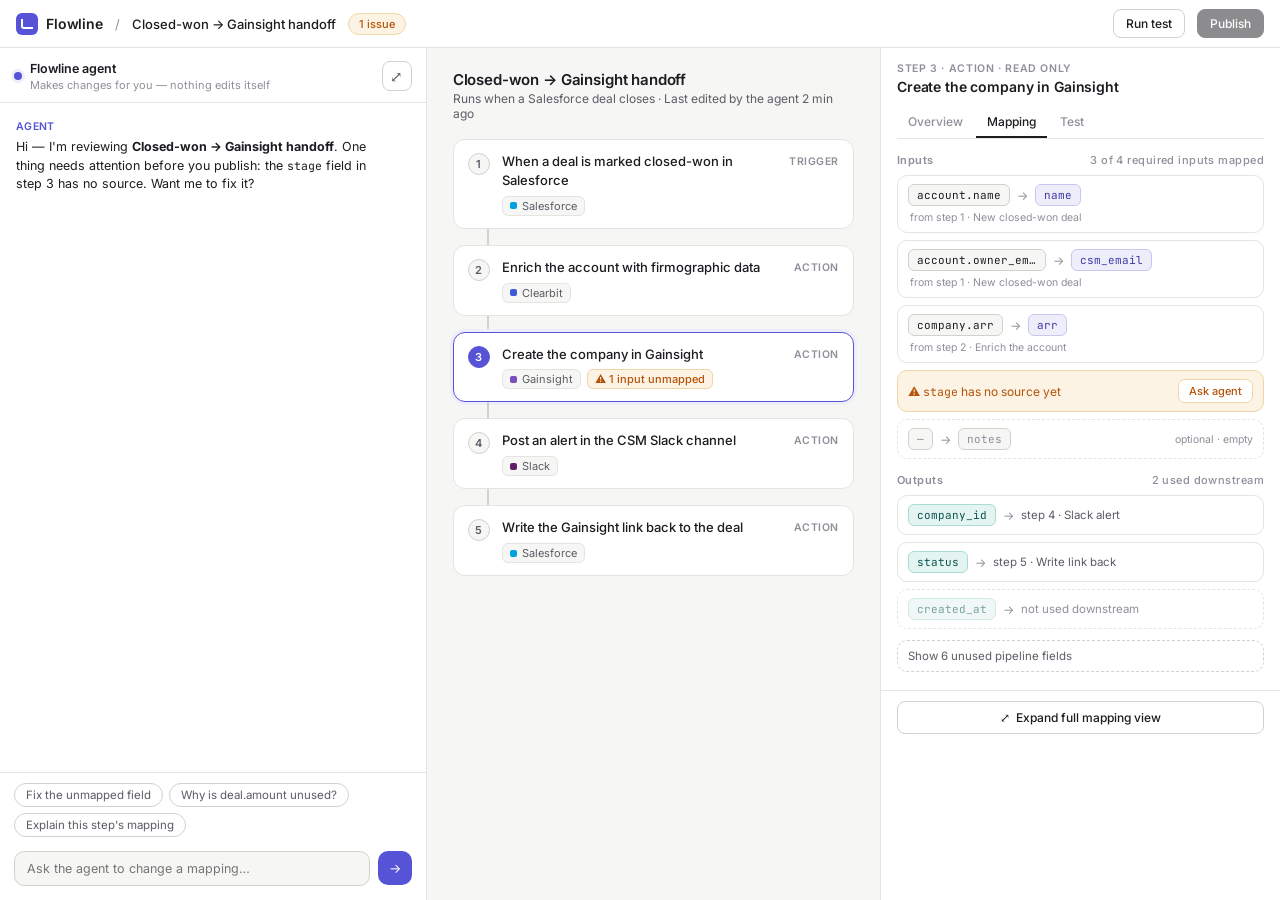
<file: Flow Agent/Prototype/flowline-mapping-prototype_Workspace.html>
<!DOCTYPE html>
<html lang="en">
<head>
<meta charset="UTF-8">
<meta name="viewport" content="width=device-width, initial-scale=1.0">
<title>Flowline · Mapping prototype</title>
<link rel="preconnect" href="https://fonts.googleapis.com">
<link href="https://fonts.googleapis.com/css2?family=Inter:wght@400;500;600&family=JetBrains+Mono:wght@400;500&display=swap" rel="stylesheet">
<style>
:root{
  --ink:#1c1c21; --ink-2:#5c5c66; --ink-3:#8f8f9a;
  --paper:#f6f6f4; --panel:#ffffff; --line:#e4e4e0; --line-2:#d2d2cc;
  --violet:#5753d6; --violet-bg:#eeeefb; --violet-bd:#c8c7f0; --violet-tx:#3d3aa3;
  --teal:#0f766e; --teal-bg:#e4f4f1; --teal-bd:#a9dcd4; --teal-tx:#0b544f;
  --amber:#b45309; --amber-bg:#fdf3e4; --amber-bd:#f0d5a8;
  --green:#3f7d20; --green-bg:#edf6e6; --green-bd:#c3e0ad;
  --r:8px;
}
*{box-sizing:border-box;margin:0;padding:0}
html,body{height:100%}
body{font-family:'Inter',system-ui,sans-serif;font-size:13px;color:var(--ink);background:var(--paper)}
button{font:inherit;cursor:pointer;background:none;border:none;color:inherit}
.mono{font-family:'JetBrains Mono',monospace;font-size:11.5px}

#app{display:grid;height:100vh;min-height:560px;
  grid-template-columns:minmax(320px,1fr) 2fr;
  grid-template-rows:48px 1fr;position:relative;overflow:hidden}
#app.chat-full{grid-template-columns:1fr 0fr}
#app.chat-full #content{display:none}

/* ── Top bar ── */
header{grid-column:1/-1;display:flex;align-items:center;gap:12px;padding:0 16px;
  background:var(--panel);border-bottom:1px solid var(--line)}
.logo{display:flex;align-items:center;gap:8px;font-weight:600;font-size:14px;letter-spacing:-.01em}
.logo-mark{width:22px;height:22px;border-radius:6px;background:var(--violet);position:relative}
.logo-mark::after{content:"";position:absolute;inset:6px 5px;border-left:2px solid #fff;border-bottom:2px solid #fff;border-radius:0 0 0 3px}
.crumb{color:var(--ink-3)}
.autoname{font-weight:500}
.pill{font-size:11px;font-weight:500;padding:3px 10px;border-radius:99px}
.pill.draft{background:var(--amber-bg);color:var(--amber);border:1px solid var(--amber-bd)}
.pill.ready{background:var(--green-bg);color:var(--green);border:1px solid var(--green-bd)}
header .spacer{flex:1}
.topbtn{font-size:12px;font-weight:500;padding:6px 12px;border-radius:var(--r);border:1px solid var(--line-2)}
.topbtn:hover{background:var(--paper)}
.topbtn.primary{background:var(--ink);color:#fff;border-color:var(--ink)}

/* ── Chat rail (left third, expandable to full page) ── */
#chat{display:flex;flex-direction:column;background:var(--panel);border-right:1px solid var(--line);min-height:0}
#app.chat-full #chat{border-right:none}
.chat-head{padding:12px 14px 10px;border-bottom:1px solid var(--line);display:flex;align-items:center;gap:8px}
.agent-dot{width:8px;height:8px;border-radius:50%;background:var(--violet);box-shadow:0 0 0 3px var(--violet-bg);flex:none}
.chat-head b{font-size:12.5px;font-weight:600}
.chat-head span{font-size:11px;color:var(--ink-3)}
.chat-expand{margin-left:auto;flex:none;width:30px;height:30px;border-radius:8px;border:1px solid var(--line-2);
  display:flex;align-items:center;justify-content:center;color:var(--ink-2);font-size:15px}
.chat-expand:hover{background:var(--paper)}
#msgs{flex:1;overflow-y:auto;padding:14px;display:flex;flex-direction:column;gap:10px;min-height:0}
#app.chat-full #msgs{max-width:760px;width:100%;margin:0 auto;padding:20px 16px}
.msg{max-width:92%;line-height:1.5;font-size:12.5px}
.msg.user{align-self:flex-end;background:var(--ink);color:#fff;padding:8px 11px;border-radius:12px 12px 3px 12px}
.msg.agent{align-self:flex-start;color:var(--ink);padding:2px 2px 0}
.msg.agent .who{font-size:10.5px;font-weight:600;color:var(--violet);letter-spacing:.03em;margin-bottom:3px}
.typing{display:inline-flex;gap:4px;padding:8px 2px}
.typing i{width:5px;height:5px;border-radius:50%;background:var(--ink-3);animation:blink 1.2s infinite}
.typing i:nth-child(2){animation-delay:.2s}.typing i:nth-child(3){animation-delay:.4s}
@keyframes blink{0%,60%,100%{opacity:.25}30%{opacity:1}}
.proposal{margin-top:8px;border:1px solid var(--violet-bd);border-radius:10px;overflow:hidden;background:var(--panel)}
.proposal .p-head{font-size:11px;font-weight:600;color:var(--violet-tx);background:var(--violet-bg);padding:6px 10px}
.proposal .p-body{padding:9px 10px;display:flex;align-items:center;gap:7px;flex-wrap:wrap}
.proposal .p-actions{display:flex;gap:8px;padding:0 10px 10px}
.proposal .p-actions button{font-size:11.5px;font-weight:500;padding:5px 12px;border-radius:7px;border:1px solid var(--line-2)}
.proposal .p-actions .ok{background:var(--violet);border-color:var(--violet);color:#fff}
.proposal .p-actions .ok:hover{background:#4a46c6}
.proposal .p-actions button:disabled{opacity:.45;cursor:default}
.proposal.applied .p-head{background:var(--green-bg);color:var(--green)}
.proposal.applied{border-color:var(--green-bd)}
.chips-row{padding:10px 14px 6px;display:flex;flex-wrap:wrap;gap:6px;border-top:1px solid var(--line)}
.qchip{font-size:11.5px;color:var(--ink-2);border:1px solid var(--line-2);border-radius:99px;padding:4px 11px}
.qchip:hover{background:var(--paper);color:var(--ink)}
.chat-input{display:flex;gap:8px;padding:8px 14px 14px}
#app.chat-full .chat-input,#app.chat-full .chips-row{max-width:760px;width:100%;margin:0 auto}
.chat-input input{flex:1;font:inherit;font-size:12.5px;padding:9px 12px;border:1px solid var(--line-2);border-radius:10px;outline:none;background:var(--paper)}
.chat-input input:focus{border-color:var(--violet);background:#fff;box-shadow:0 0 0 3px var(--violet-bg)}
.send{width:34px;height:34px;border-radius:10px;background:var(--violet);color:#fff;flex:none;display:flex;align-items:center;justify-content:center}
.send:hover{background:#4a46c6}

/* ── Content zone (right two-thirds): browsing → inspecting → studying ── */
#content{display:grid;grid-template-columns:minmax(340px,1fr) 400px;min-height:0;overflow:hidden}
#content.panel-hidden{grid-template-columns:1fr}
#content.panel-hidden #config{display:none}
#content.full-map{grid-template-columns:1fr}
#content.full-map #steps,#content.full-map #config{display:none}
#steps{overflow-y:auto;padding:22px 26px;min-height:0}
.flow-title{font-size:15px;font-weight:600;letter-spacing:-.01em;margin-bottom:2px}
.flow-sub{font-size:12px;color:var(--ink-2);margin-bottom:18px}
.step{display:flex;gap:12px;align-items:flex-start;background:var(--panel);border:1px solid var(--line);
  border-radius:12px;padding:12px 14px;cursor:pointer;transition:border-color .12s}
.step + .connector{width:2px;height:16px;background:var(--line-2);margin:0 0 0 34px}
.step:hover{border-color:var(--line-2)}
.step.sel{border-color:var(--violet);box-shadow:0 0 0 3px var(--violet-bg)}
.step-num{width:22px;height:22px;border-radius:50%;background:var(--paper);border:1px solid var(--line-2);
  font-size:11px;font-weight:600;color:var(--ink-2);display:flex;align-items:center;justify-content:center;flex:none;margin-top:1px}
.step.sel .step-num{background:var(--violet);border-color:var(--violet);color:#fff}
.step-body{min-width:0;flex:1}
.step-title{font-size:13px;font-weight:500;line-height:1.45}
.step-meta{display:flex;gap:6px;align-items:center;margin-top:6px;flex-wrap:wrap}
.appchip{display:inline-flex;align-items:center;gap:5px;font-size:11px;color:var(--ink-2);
  background:var(--paper);border:1px solid var(--line);border-radius:6px;padding:2px 7px}
.appdot{width:7px;height:7px;border-radius:2px}
.warnchip{display:inline-flex;align-items:center;gap:5px;font-size:11px;font-weight:500;color:var(--amber);
  background:var(--amber-bg);border:1px solid var(--amber-bd);border-radius:6px;padding:2px 7px}
.okchip{display:inline-flex;align-items:center;gap:5px;font-size:11px;color:var(--green);
  background:var(--green-bg);border:1px solid var(--green-bd);border-radius:6px;padding:2px 7px}
.step-kind{font-size:10.5px;font-weight:600;letter-spacing:.05em;color:var(--ink-3);text-transform:uppercase;flex:none;margin-top:3px}

/* ── Config panel ── */
#config{background:var(--panel);border-left:1px solid var(--line);display:flex;flex-direction:column;min-height:0}
.cfg-head{padding:14px 16px 0}
.cfg-eyebrow{font-size:10.5px;font-weight:600;letter-spacing:.06em;color:var(--ink-3);text-transform:uppercase}
.cfg-title{font-size:14px;font-weight:600;margin-top:3px;letter-spacing:-.01em}
.tabs{display:flex;gap:2px;margin-top:12px;border-bottom:1px solid var(--line)}
.tab{font-size:12px;color:var(--ink-3);padding:7px 11px;border-bottom:2px solid transparent;font-weight:500}
.tab.on{color:var(--ink);border-bottom-color:var(--ink)}
#cfg-body{flex:1;overflow-y:auto;padding:14px 16px 18px;min-height:0}
.sec-label{display:flex;align-items:center;font-size:11px;font-weight:600;letter-spacing:.04em;color:var(--ink-3);margin:14px 0 8px}
.sec-label:first-child{margin-top:0}
.sec-label .count{margin-left:auto;font-weight:500}
.pair{border:1px solid var(--line);border-radius:10px;padding:8px 10px;margin-bottom:7px;transition:background .5s,border-color .5s}
.pair .line1{display:flex;align-items:center;gap:7px;min-width:0}
.pair .prov{font-size:10.5px;color:var(--ink-3);margin-top:5px;padding-left:2px}
.chip{font-family:'JetBrains Mono',monospace;font-size:11px;padding:3px 8px;border-radius:6px;
  background:var(--paper);border:1px solid var(--line-2);white-space:nowrap;overflow:hidden;text-overflow:ellipsis;max-width:138px}
.chip.tgt{background:var(--violet-bg);border-color:var(--violet-bd);color:var(--violet-tx)}
.chip.out{background:var(--teal-bg);border-color:var(--teal-bd);color:var(--teal-tx)}
.arrow{color:var(--ink-3);flex:none;font-size:12px}
.pair.warn{background:var(--amber-bg);border-color:var(--amber-bd)}
.pair.warn .wtext{font-size:12px;color:var(--amber);min-width:0}
.pair.warn button{margin-left:auto;flex:none;font-size:11px;font-weight:500;color:var(--amber);
  border:1px solid var(--amber-bd);background:#fff;border-radius:7px;padding:4px 10px}
.pair.proposed{background:var(--green-bg);border-color:var(--green-bd);border-style:dashed}
.pair.proposed .badge{margin-left:auto;font-size:10px;font-weight:600;color:var(--green);letter-spacing:.04em}
.pair.flash{background:var(--green-bg);border-color:var(--green-bd)}
.dest{font-size:11.5px;color:var(--ink-2);min-width:0;overflow:hidden;text-overflow:ellipsis;white-space:nowrap}
.vtag{font-size:10px;font-weight:600;letter-spacing:.03em;padding:2px 8px;border-radius:99px;margin-left:auto;flex:none}
.vtag.static{background:var(--paper);border:1px solid var(--line-2);color:var(--ink-2)}
.vtag.tmpl{background:var(--violet-bg);color:var(--violet-tx)}
.vtag.gen{background:var(--violet-bg);color:var(--violet-tx);border:1px dashed var(--violet-bd)}
.tmplbox{margin-top:7px;font-size:12px;line-height:1.95;background:var(--paper);border:1px solid var(--line);border-radius:8px;padding:8px 10px;color:var(--ink)}
.srcpill{display:inline-block;font-family:'JetBrains Mono',monospace;font-size:10.5px;padding:1px 7px;border-radius:5px;background:var(--violet-bg);border:1px solid var(--violet-bd);color:var(--violet-tx);cursor:pointer;white-space:nowrap}
.srcpill:hover{background:#e0dff8}
.sample{margin-top:6px;font-size:11.5px;color:var(--ink-2);border-left:2px solid var(--line-2);padding-left:8px;font-style:italic}
.step.flash-src{border-color:var(--violet);box-shadow:0 0 0 3px var(--violet-bg)}
.unused-toggle{width:100%;text-align:left;font-size:11.5px;color:var(--ink-2);border:1px dashed var(--line-2);
  border-radius:10px;padding:8px 10px;margin-top:4px}
.unused-toggle:hover{background:var(--paper)}
#unused-list{display:none;padding:6px 2px 0}
#unused-list .u{display:flex;align-items:center;gap:8px;padding:4px 8px;color:var(--ink-2)}
.cfg-foot{border-top:1px solid var(--line);padding:10px 16px}
.expand-btn{width:100%;display:flex;align-items:center;justify-content:center;gap:7px;font-size:12px;font-weight:500;
  border:1px solid var(--line-2);border-radius:var(--r);padding:8px}
.expand-btn:hover{background:var(--paper)}
.empty-cfg{padding:30px 16px;color:var(--ink-3);font-size:12.5px;text-align:center;line-height:1.6}

/* ── Full mapping view (fills content zone, chat stays in its third) ── */
#mapview{display:none;flex-direction:column;min-height:0;background:var(--paper)}
#content.full-map #mapview{display:flex}
.mapview-head{display:flex;align-items:center;gap:10px;padding:12px 24px;border-bottom:1px solid var(--line);background:var(--panel)}
.mapview-head b{font-size:13.5px;font-weight:600}
.mapview-head .sub{font-size:11.5px;color:var(--ink-3)}
.mapview-head .back{font-size:12px;font-weight:500;color:var(--ink-2);border:1px solid var(--line-2);border-radius:7px;padding:5px 12px;background:var(--panel);display:flex;align-items:center;gap:6px}
.mapview-head .back:hover{background:var(--paper)}
#wirewrap{position:relative;flex:1;overflow:auto;padding:26px 30px}
#wiregrid{display:grid;grid-template-columns:repeat(4,minmax(150px,1fr));gap:32px;position:relative;min-width:720px;max-width:1180px;margin:0 auto}
#wiresvg{position:absolute;inset:0;width:100%;height:100%;pointer-events:none;overflow:visible}
.wcol{position:relative;z-index:2}
.wcol h4{font-size:10.5px;font-weight:600;letter-spacing:.05em;color:var(--ink-3);text-transform:uppercase;
  padding-bottom:6px;border-bottom:1px solid var(--line);margin-bottom:6px}
.wgrp{font-size:10.5px;color:var(--ink-3);padding:6px 2px 2px}
.wf{display:flex;align-items:center;gap:6px;padding:5px 8px;border-radius:6px;background:var(--paper)}
.wf:hover{background:var(--panel)}
.wf.hl{background:var(--violet-bg);outline:1px solid var(--violet-bd);animation:hlp 1.2s ease-out 2}
@keyframes hlp{0%{outline-color:var(--violet)}100%{outline-color:var(--violet-bd)}}
.wf .nm{font-family:'JetBrains Mono',monospace;font-size:11px;overflow:hidden;text-overflow:ellipsis;white-space:nowrap}
.wf .ty{font-size:10px;color:var(--ink-3);margin-left:auto;flex:none}
.wf .d{width:6px;height:6px;border-radius:50%;flex:none}
.d.v{background:var(--violet)} .d.t{background:var(--teal)}
.d.n{background:none;border:1px solid var(--line-2)} .d.w{background:var(--amber)}
.d.s{background:var(--ink-3);border-radius:2px} .d.g{background:none;border:1px dashed var(--violet)}
.wf.dim .nm{color:var(--ink-3)}
.legend{display:flex;gap:16px;padding:10px 24px;border-top:1px solid var(--line);font-size:11px;color:var(--ink-2);flex-wrap:wrap;background:var(--panel)}
.legend .k{display:flex;align-items:center;gap:6px}
.lw{width:16px;height:2px;border-radius:2px}
.deeplink{display:inline;color:var(--violet);font-weight:500;font-size:12.5px;padding:0}
.deeplink:hover{text-decoration:underline}

/* ── Toast ── */
#toast{position:absolute;bottom:18px;left:50%;transform:translate(-50%,10px);opacity:0;pointer-events:none;
  background:var(--ink);color:#fff;font-size:12px;padding:8px 14px;border-radius:99px;transition:all .25s;z-index:60}
#toast.show{opacity:1;transform:translate(-50%,0)}

/* ── Responsive ── */
@media (max-width:1120px){#content{grid-template-columns:minmax(300px,1fr) 340px}}
@media (max-width:940px){
  #app{grid-template-columns:1fr}
  #content{grid-template-columns:1fr;grid-template-rows:1fr auto}
  #config{border-left:none;border-top:1px solid var(--line);max-height:46vh}
  #wirewrap{padding:16px}
}
.sr-only{position:absolute;width:1px;height:1px;overflow:hidden;clip:rect(0 0 0 0)}
:focus-visible{outline:2px solid var(--violet);outline-offset:2px}
@media (prefers-reduced-motion:reduce){*{transition:none!important;animation:none!important}}
</style>
</head>
<body>
<h1 class="sr-only">Flowline prototype: automation step list with a read-only mapping panel; a chat agent proposes and applies mapping changes.</h1>
<div id="app">

  <header>
    <div class="logo"><div class="logo-mark"></div>Flowline</div>
    <span class="crumb">/</span>
    <span class="autoname">Closed-won → Gainsight handoff</span>
    <span class="pill draft" id="statuspill">1 issue</span>
    <div class="spacer"></div>
    <button class="topbtn">Run test</button>
    <button class="topbtn primary" id="publishbtn" disabled style="opacity:.5;cursor:default">Publish</button>
  </header>

  <aside id="chat" aria-label="Copilot chat">
    <div class="chat-head"><span class="agent-dot"></span><div><b>Flowline agent</b><br><span>Makes changes for you — nothing edits itself</span></div><button class="chat-expand" id="chatexpand" aria-label="Expand chat to full page" title="Expand chat">⤢</button></div>
    <div id="msgs"></div>
    <div class="chips-row" id="chips"></div>
    <div class="chat-input">
      <input id="chatbox" type="text" placeholder="Ask the agent to change a mapping…" aria-label="Message the agent">
      <button class="send" id="sendbtn" aria-label="Send">→</button>
    </div>
  </aside>

  <div id="content">
  <main id="steps" aria-label="Automation steps">
    <div class="flow-title">Closed-won → Gainsight handoff</div>
    <div class="flow-sub">Runs when a Salesforce deal closes · Last edited by the agent 2 min ago</div>
    <div id="steplist"></div>
  </main>

  <aside id="config" aria-label="Step details">
    <div id="cfg-inner"></div>
  </aside>

  <section id="mapview" aria-label="Full mapping view">
    <div class="mapview-head">
      <button class="back" id="closedrawer">← Back to steps</button>
      <b id="drawertitle">Full mapping · Create the company in Gainsight</b>
      <span class="sub">Read only · columns sorted so pairs align · Esc goes back</span>
    </div>
    <div id="wirewrap">
      <div id="wiregrid">
        <svg id="wiresvg" aria-hidden="true"></svg>
        <div class="wcol" id="colA"><h4>Pipeline input</h4></div>
        <div class="wcol" id="colB"><h4>Step input</h4></div>
        <div class="wcol" id="colC"><h4>Step output</h4></div>
        <div class="wcol" id="colD"><h4>Pipeline output</h4></div>
      </div>
    </div>
    <div class="legend">
      <span class="k"><span class="lw" style="background:var(--violet)"></span>Input mapping</span>
      <span class="k"><span class="lw" style="background:var(--teal)"></span>Output feed</span>
      <span class="k"><span class="d w" style="width:7px;height:7px;border-radius:50%;display:inline-block"></span>Required, unmapped</span>
      <span class="k"><span class="d n" style="width:7px;height:7px;border-radius:50%;display:inline-block"></span>Available, unused</span>
      <span class="k"><span class="d s" style="width:7px;height:7px;display:inline-block"></span>Static · set by you</span>
      <span class="k"><span class="d g" style="width:7px;height:7px;border-radius:50%;display:inline-block"></span>Written by agent each run</span>
    </div>
  </section>
  </div>

  <div id="toast" role="status"></div>
</div>

<script>
/* ───────────────────────── State ───────────────────────── */
const state = {
  selectedStep: 3,
  stageMapped: false,
  stageProposed: false,
  channelVal: "#csm-alerts",
  channelProposed: false,
  drawerOpen: false,
  unusedOpen: false,
  highlight: null,
  chatFull: false
};

const steps = [
  {n:1, kind:"Trigger", title:"When a deal is marked closed-won in Salesforce", apps:[["Salesforce","#00A1E0"]]},
  {n:2, kind:"Action",  title:"Enrich the account with firmographic data", apps:[["Clearbit","#3B5BDB"]]},
  {n:3, kind:"Action",  title:"Create the company in Gainsight", apps:[["Gainsight","#7C4DBC"]], mappable:true},
  {n:4, kind:"Action",  title:"Post an alert in the CSM Slack channel", apps:[["Slack","#611f69"]]},
  {n:5, kind:"Action",  title:"Write the Gainsight link back to the deal", apps:[["Salesforce","#00A1E0"]]}
];

const inputPairs = [
  {src:"account.name",        tgt:"name",      from:"step 1 · New closed-won deal"},
  {src:"account.owner_email", tgt:"csm_email", from:"step 1 · New closed-won deal"},
  {src:"company.arr",         tgt:"arr",       from:"step 2 · Enrich the account"}
];
const outputPairs = [
  {src:"company_id", dest:"step 4 · Slack alert"},
  {src:"status",     dest:"step 5 · Write link back"}
];
const unusedFields = ["deal.amount","deal.close_date","company.employee_count","company.tech_stack","account.billing_city","account.industry"];

/* ───────────────────────── Step list ───────────────────────── */
function renderSteps(){
  const el = document.getElementById("steplist");
  el.innerHTML = "";
  steps.forEach((s,i)=>{
    const d = document.createElement("div");
    d.id = "step-" + s.n;
    d.className = "step" + (state.selectedStep===s.n ? " sel" : "");
    d.setAttribute("role","button"); d.tabIndex = 0;
    let status = "";
    if(s.n===3){
      status = state.stageMapped
        ? '<span class="okchip">✓ All inputs mapped</span>'
        : '<span class="warnchip">⚠ 1 input unmapped</span>';
    }
    d.innerHTML = `
      <div class="step-num">${s.n}</div>
      <div class="step-body">
        <div class="step-title">${s.title}</div>
        <div class="step-meta">
          ${s.apps.map(a=>`<span class="appchip"><span class="appdot" style="background:${a[1]}"></span>${a[0]}</span>`).join("")}
          ${status}
        </div>
      </div>
      <div class="step-kind">${s.kind}</div>`;
    d.addEventListener("click",()=>{ state.selectedStep = s.n; renderSteps(); renderConfig(); if(state.drawerOpen) renderWireView(); });
    d.addEventListener("keydown",e=>{ if(e.key==="Enter"||e.key===" "){e.preventDefault(); d.click();} });
    el.appendChild(d);
    if(i<steps.length-1){ const c=document.createElement("div"); c.className="connector"; el.appendChild(c); }
  });
}

/* ───────────────────────── Config panel ───────────────────────── */
function renderConfig(){
  const el = document.getElementById("cfg-inner");
  renderChips();
  if(state.selectedStep === 4){ renderStep4(el); return; }
  if(state.selectedStep !== 3){
    const s = steps.find(x=>x.n===state.selectedStep);
    el.innerHTML = `
      <div class="cfg-head">
        <div class="cfg-eyebrow">Step ${s.n} · ${s.kind}</div>
        <div class="cfg-title">${s.title}</div>
        <div class="tabs"><span class="tab on">Overview</span><span class="tab">Mapping</span><span class="tab">Test</span></div>
      </div>
      <div class="empty-cfg">This prototype focuses on steps 3 and 4.<br>Try <b>Create the company in Gainsight</b> (wired inputs) or <b>Post an alert in the CSM Slack channel</b> (static, template and generated inputs).</div>`;
    return;
  }
  const mappedCount = 3 + (state.stageMapped?1:0);
  const headline = state.stageMapped ? "All 4 required inputs mapped" : "3 of 4 required inputs mapped";

  let stageRow = "";
  if(state.stageMapped){
    stageRow = `
      <div class="pair" id="stagepair">
        <div class="line1"><span class="chip">company.segment</span><span class="arrow">→</span><span class="chip tgt">stage</span></div>
        <div class="prov">from step 2 · Enrich the account · mapped by agent</div>
      </div>`;
  } else if(state.stageProposed){
    stageRow = `
      <div class="pair proposed" id="stagepair">
        <div class="line1"><span class="chip">company.segment</span><span class="arrow">→</span><span class="chip tgt">stage</span><span class="badge">PROPOSED</span></div>
        <div class="prov">Waiting for your approval in the chat</div>
      </div>`;
  } else {
    stageRow = `
      <div class="pair warn" id="stagepair">
        <div class="line1">
          <span class="wtext">⚠ <span class="mono">stage</span> has no source yet</span>
          <button id="askagent">Ask agent</button>
        </div>
      </div>`;
  }

  el.innerHTML = `
    <div class="cfg-head">
      <div class="cfg-eyebrow">Step 3 · Action · Read only</div>
      <div class="cfg-title">Create the company in Gainsight</div>
      <div class="tabs"><span class="tab">Overview</span><span class="tab on">Mapping</span><span class="tab">Test</span></div>
    </div>
    <div id="cfg-body">
      <div class="sec-label">Inputs <span class="count">${headline}</span></div>
      ${inputPairs.map(p=>`
        <div class="pair">
          <div class="line1"><span class="chip">${p.src}</span><span class="arrow">→</span><span class="chip tgt">${p.tgt}</span></div>
          <div class="prov">from ${p.from}</div>
        </div>`).join("")}
      ${stageRow}
      <div class="pair" style="border-style:dashed">
        <div class="line1"><span class="chip" style="color:var(--ink-3)">—</span><span class="arrow">→</span><span class="chip" style="color:var(--ink-3)">notes</span><span style="margin-left:auto;font-size:10.5px;color:var(--ink-3)">optional · empty</span></div>
      </div>

      <div class="sec-label">Outputs <span class="count">2 used downstream</span></div>
      ${outputPairs.map(p=>`
        <div class="pair">
          <div class="line1"><span class="chip out">${p.src}</span><span class="arrow">→</span><span class="dest">${p.dest}</span></div>
        </div>`).join("")}
      <div class="pair" style="border-style:dashed">
        <div class="line1"><span class="chip out" style="opacity:.55">created_at</span><span class="arrow">→</span><span class="dest" style="color:var(--ink-3)">not used downstream</span></div>
      </div>

      <button class="unused-toggle" id="unusedbtn">${state.unusedOpen?"Hide":"Show"} ${unusedFields.length} unused pipeline fields</button>
      <div id="unused-list" style="display:${state.unusedOpen?"block":"none"}">
        ${unusedFields.map(f=>`<div class="u"><span class="d n" style="width:6px;height:6px;border-radius:50%"></span><span class="mono">${f}</span></div>`).join("")}
      </div>
    </div>
    <div class="cfg-foot">
      <button class="expand-btn" id="expandbtn">⤢&nbsp; Expand full mapping view</button>
    </div>`;

  const ask = document.getElementById("askagent");
  if(ask) ask.addEventListener("click", e=>{ e.stopPropagation(); runIntent("map-stage"); });
  document.getElementById("unusedbtn").addEventListener("click", ()=>{ state.unusedOpen=!state.unusedOpen; renderConfig(); });
  document.getElementById("expandbtn").addEventListener("click", openDrawer);
}

const stepLabels = {1:"step 1 · New closed-won deal", 2:"step 2 · Enrich the account", 3:"step 3 · Create the company in Gainsight"};
function flashStep(n, name){
  const card = document.getElementById("step-"+n);
  if(card){
    card.scrollIntoView({behavior:"smooth", block:"center"});
    card.classList.add("flash-src");
    setTimeout(()=>card.classList.remove("flash-src"), 1600);
  }
  toast(name + " · from " + stepLabels[n]);
}

function renderStep4(el){
  const changed = state.channelVal !== "#csm-alerts";
  el.innerHTML = `
    <div class="cfg-head">
      <div class="cfg-eyebrow">Step 4 · Action · Read only</div>
      <div class="cfg-title">Post an alert in the CSM Slack channel</div>
      <div class="tabs"><span class="tab">Overview</span><span class="tab on">Mapping</span><span class="tab">Test</span></div>
    </div>
    <div id="cfg-body">
      <div class="sec-label">Inputs <span class="count">1 wired field · 2 need no wiring</span></div>

      <div class="pair" id="channelpair">
        <div class="line1"><span class="chip tgt">channel</span><span class="mono">${state.channelVal}</span><span class="vtag static">set by you</span></div>
        <div class="prov">Static value · never changes between runs${changed ? " · changed by agent just now" : ""}</div>
      </div>

      <div class="pair">
        <div class="line1"><span class="chip tgt">message</span><span class="vtag tmpl">template · 3 fields</span></div>
        <div class="tmplbox">New closed-won deal: <button class="srcpill" data-n="1" data-f="account.name">account.name</button> is now live in Gainsight with <button class="srcpill" data-n="2" data-f="company.arr">company.arr</button> ARR. Record: <button class="srcpill" data-n="3" data-f="gainsight.company_id">gainsight.company_id</button></div>
        <div class="prov">Tap a field to trace where it comes from</div>
      </div>

      <div class="pair">
        <div class="line1"><span class="chip tgt">thread_note</span><span class="vtag gen">✦ written by the agent each run</span></div>
        <div class="prov" style="color:var(--ink-2)">Instruction: "Add a one-line handoff summary for the CSM based on the deal."</div>
        <div class="sample">Last run: "Enterprise deal, fast close — expects onboarding kickoff this week."</div>
      </div>

      <div class="sec-label">Outputs</div>
      <div style="font-size:11.5px;color:var(--ink-3);padding:2px 2px 8px;line-height:1.6">This step ends here — it produces <span class="mono">message_ts</span>, but nothing downstream uses it.</div>
    </div>
    <div class="cfg-foot">
      <button class="expand-btn" id="expandbtn">⤢&nbsp; Expand full mapping view</button>
    </div>`;
  el.querySelectorAll(".srcpill").forEach(p=>p.addEventListener("click", ()=>flashStep(+p.dataset.n, p.dataset.f)));
  document.getElementById("expandbtn").addEventListener("click", openDrawer);
}

function renderChips(){
  const c = document.getElementById("chips");
  const set = state.selectedStep===4
    ? [["change-channel","Change the channel to #sales-wins"],["what-generated","What does the agent write here?"],["explain4","Explain this step's mapping"]]
    : [["map-stage","Fix the unmapped field"],["why-unused","Why is deal.amount unused?"],["explain","Explain this step's mapping"]];
  c.innerHTML = set.map(([q,l])=>`<button class="qchip" data-q="${q}">${l}</button>`).join("");
}

/* ───────────────────────── Chat ───────────────────────── */
const msgs = document.getElementById("msgs");
function addUser(t){
  const d=document.createElement("div"); d.className="msg user"; d.textContent=t;
  msgs.appendChild(d); msgs.scrollTop=msgs.scrollHeight;
}
function addAgent(html, instant){
  const d=document.createElement("div"); d.className="msg agent";
  d.innerHTML=`<div class="who">AGENT</div><div class="body"></div>`;
  msgs.appendChild(d);
  const body=d.querySelector(".body");
  if(instant){ body.innerHTML=html; msgs.scrollTop=msgs.scrollHeight; return d; }
  body.innerHTML='<span class="typing"><i></i><i></i><i></i></span>';
  msgs.scrollTop=msgs.scrollHeight;
  setTimeout(()=>{ body.innerHTML=html; msgs.scrollTop=msgs.scrollHeight; wireProposal(d); }, 950);
  return d;
}
function wireProposal(scope){
  const card=scope.querySelector(".proposal");
  const ok=scope.querySelector(".ok"), no=scope.querySelector(".no");
  if(!card||!ok) return;
  const kind=card.dataset.kind;
  ok.addEventListener("click",()=>kind==="channel" ? applyChannelProposal(scope) : applyProposal(scope));
  no.addEventListener("click",()=>kind==="channel" ? dismissChannelProposal(scope) : dismissProposal(scope));
}

const proposalHTML = `
  I looked across the pipeline. <span class="mono">company.segment</span> from step 2 carries
  Enterprise / Mid-market / SMB — an exact match for Gainsight's <span class="mono">stage</span> picklist.
  <div class="proposal" data-kind="stage" id="chatproposal">
    <div class="p-head">Proposed change · step 3</div>
    <div class="p-body"><span class="chip">company.segment</span><span class="arrow">→</span><span class="chip tgt">stage</span></div>
    <div class="p-actions"><button class="ok">Approve</button><button class="no">Dismiss</button></div>
  </div>`;

const channelProposalHTML = `
  Easy — <span class="mono">#sales-wins</span> exists and I can post there. <span class="mono">channel</span> is a static value, so this touches no data flow — nothing else in the automation is affected.
  <div class="proposal" data-kind="channel">
    <div class="p-head">Proposed change · step 4 · static value</div>
    <div class="p-body"><span class="chip">#csm-alerts</span><span class="arrow">→</span><span class="chip tgt">#sales-wins</span></div>
    <div class="p-actions"><button class="ok">Approve</button><button class="no">Dismiss</button></div>
  </div>`;

function applyChannelProposal(scope){
  const card = scope.querySelector(".proposal");
  card.classList.add("applied");
  card.querySelector(".p-head").textContent = "Applied · step 4";
  card.querySelectorAll("button").forEach(b=>b.disabled=true);
  state.channelProposed = false;
  state.channelVal = "#sales-wins";
  if(state.selectedStep===4) renderConfig();
  addAgent(`Done — alerts now post to <span class="mono">#sales-wins</span>. Since that's a static value, nothing else in the automation changed. <button class="deeplink" onclick="openOverlayHL('channel')">See step 4's mapping →</button>`);
  toast("Static value updated · channel = #sales-wins");
}
function dismissChannelProposal(scope){
  const card = scope.querySelector(".proposal");
  card.querySelector(".p-head").textContent = "Dismissed";
  card.querySelectorAll("button").forEach(b=>b.disabled=true);
  state.channelProposed = false;
  addAgent(`Kept <span class="mono">#csm-alerts</span>. Say the word if you change your mind.`);
}

function runIntent(intent, userText){
  if(intent==="map-stage"){
    if(state.stageMapped){ addUser(userText||"Fix the unmapped field"); addAgent("Everything's already mapped — <span class='mono'>stage</span> is fed by <span class='mono'>company.segment</span>. Nothing left to fix."); return; }
    if(state.stageProposed){ addUser(userText||"Fix the unmapped field"); addAgent("There's already a proposal waiting above — approve or dismiss it and I'll take it from there."); return; }
    addUser(userText||"Fix the unmapped field");
    state.stageProposed = true;
    renderConfig();
    addAgent(proposalHTML);
  } else if(intent==="why-unused"){
    addUser(userText||"Why is deal.amount unused?");
    addAgent(`<span class="mono">deal.amount</span> is available from step 1 but no downstream step asks for it. Gainsight's create-company action doesn't take a deal amount — if you want it in Gainsight, I can add it to the <span class="mono">notes</span> field. Just say the word.`);
  } else if(intent==="explain"){
    addUser(userText||"Explain this step's mapping");
    const extra = state.stageMapped ? ` <span class="mono">stage</span> comes from <span class="mono">company.segment</span> (step 2).` : ` One required field — <span class="mono">stage</span> — still has no source.`;
    addAgent(`This step creates a company record in Gainsight. The company name and CSM email come straight from the Salesforce deal (step 1); ARR comes from enrichment (step 2).${extra} Downstream, step 4 uses the new <span class="mono">company_id</span> for the Slack alert and step 5 writes <span class="mono">status</span> back to the deal.`);
  } else if(intent==="change-channel"){
    addUser(userText||"Change the channel to #sales-wins");
    if(state.channelVal==="#sales-wins"){ addAgent(`Already done — alerts go to <span class="mono">#sales-wins</span>.`); return; }
    if(state.channelProposed){ addAgent(`There's a channel proposal waiting above — approve or dismiss it and I'll take it from there.`); return; }
    state.channelProposed = true;
    addAgent(channelProposalHTML);
  } else if(intent==="what-generated"){
    addUser(userText||"What does the agent write here?");
    addAgent(`<span class="mono">thread_note</span> isn't stored anywhere — I write it fresh on every run from the instruction "Add a one-line handoff summary for the CSM based on the deal." To change it, you'd change the instruction, and I'd show you a before-and-after sample so you can judge the output, not the prompt.`);
  } else if(intent==="explain4"){
    addUser(userText||"Explain this step's mapping");
    addAgent(`This step posts to Slack. <span class="mono">channel</span> is a fixed value (${state.channelVal}). The <span class="mono">message</span> is a template — mostly fixed text with three live fields pulled from steps 1, 2 and 3. <span class="mono">thread_note</span> I write fresh each run. The step produces <span class="mono">message_ts</span>, but nothing downstream needs it, so the automation ends here.`);
  } else if(intent==="notes-amount"){
    addUser(userText);
    addAgent(`In the full product I'd draft that change and show you the diff here. In this prototype, try the flow for the unmapped <span class="mono">stage</span> field — tap <b>Fix the unmapped field</b> below.`);
  } else {
    addUser(userText);
    addAgent(`I can change mappings for you — try “Fix the unmapped field”, or ask why a field is unused. In this prototype those two paths are scripted.`);
  }
}

function applyProposal(scope){
  const card = scope.querySelector(".proposal");
  card.classList.add("applied");
  card.querySelector(".p-head").textContent = "Applied · step 3";
  card.querySelectorAll("button").forEach(b=>b.disabled=true);
  state.stageProposed = false;
  state.stageMapped = true;
  renderSteps(); renderConfig(); renderWireView();
  const sp = document.getElementById("stagepair");
  if(sp){ sp.classList.add("flash"); setTimeout(()=>sp.classList.remove("flash"), 1600); }
  document.getElementById("statuspill").className = "pill ready";
  document.getElementById("statuspill").textContent = "Ready to publish";
  const pub = document.getElementById("publishbtn");
  pub.disabled=false; pub.style.opacity=1; pub.style.cursor="pointer";
  addAgent(`Done — <span class="mono">stage</span> now maps from <span class="mono">company.segment</span>. All 4 required inputs are mapped and the automation is ready to publish. <button class="deeplink" onclick="openOverlayHL('stage')">See it in full mapping →</button>`);
  toast("Mapping applied · stage ← company.segment");
}
function dismissProposal(scope){
  const card = scope.querySelector(".proposal");
  card.querySelector(".p-head").textContent = "Dismissed";
  card.querySelectorAll("button").forEach(b=>b.disabled=true);
  state.stageProposed = false;
  renderConfig();
  addAgent(`No problem — I've dropped that. If you'd rather use a fixed value or a different source for <span class="mono">stage</span>, tell me which.`);
}

document.getElementById("chips").addEventListener("click",e=>{
  const b=e.target.closest(".qchip"); if(!b) return;
  runIntent(b.dataset.q, b.textContent);
});
function sendFree(){
  const box=document.getElementById("chatbox");
  const t=box.value.trim(); if(!t) return;
  box.value="";
  const low=t.toLowerCase();
  if(low.includes("channel")||low.includes("sales-wins")) runIntent("change-channel",t);
  else if(low.includes("generated")||low.includes("thread")||low.includes("write here")) runIntent("what-generated",t);
  else if(low.includes("stage")||low.includes("unmapped")||low.includes("fix")) runIntent("map-stage",t);
  else if(low.includes("unused")||low.includes("amount")) runIntent("why-unused",t);
  else if(low.includes("explain")||low.includes("what does")) runIntent(state.selectedStep===4?"explain4":"explain",t);
  else if(low.includes("notes")) runIntent("notes-amount",t);
  else runIntent("other",t);
}
document.getElementById("sendbtn").addEventListener("click",sendFree);
document.getElementById("chatbox").addEventListener("keydown",e=>{ if(e.key==="Enter") sendFree(); });

/* ───────────────────────── Wire view (drawer) ───────────────────────── */
function fieldRow(id, dot, name, type, dim){
  return `<div class="wf${dim?" dim":""}" id="${id}"><span class="d ${dot}"></span><span class="nm">${name}</span><span class="ty">${type}</span></div>`;
}
function renderWireView(){
  const A=document.getElementById("colA"), B=document.getElementById("colB"),
        C=document.getElementById("colC"), D=document.getElementById("colD");
  const title=document.getElementById("drawertitle");
  if(state.selectedStep===4){
    title.textContent = "Full mapping · Post an alert in the CSM Slack channel";
    A.innerHTML = `<h4>Pipeline input</h4>
      <div class="wgrp">Step 1 · New closed-won deal</div>
      ${fieldRow("xa1","v","account.name","str")}
      <div class="wgrp">Step 2 · Enrich the account</div>
      ${fieldRow("xa2","v","company.arr","num")}
      <div class="wgrp">Step 3 · Create the company</div>
      ${fieldRow("xa3","v","gainsight.company_id","str")}
      <div class="wgrp">Unused · 9 fields collapsed</div>`;
    B.innerHTML = `<h4>Step input</h4>
      ${fieldRow("xb1","s","channel","static")}
      ${fieldRow("xb2","v","message","tmpl")}
      ${fieldRow("xb3","g","thread_note","gen")}`;
    C.innerHTML = `<h4>Step output</h4>
      ${fieldRow("xc1","n","message_ts","str",true)}`;
    D.innerHTML = `<h4>Pipeline output</h4>
      <div class="wgrp">Not used downstream</div>
      ${fieldRow("xd1","n","message_ts","str",true)}`;
    requestAnimationFrame(drawWires);
    return;
  }
  title.textContent = "Full mapping · Create the company in Gainsight";
  const stageDotB = state.stageMapped ? "v" : "w";
  A.innerHTML = `<h4>Pipeline input</h4>
    <div class="wgrp">Step 1 · New closed-won deal</div>
    ${fieldRow("wa1","v","account.name","str")}
    ${fieldRow("wa2","v","account.owner_email","str")}
    <div class="wgrp">Step 2 · Enrich the account</div>
    ${fieldRow("wa3","v","company.arr","num")}
    ${fieldRow("wa4", state.stageMapped?"v":"n", "company.segment","str", !state.stageMapped)}
    <div class="wgrp">Unused · 6 fields collapsed</div>`;
  B.innerHTML = `<h4>Step input</h4>
    ${fieldRow("wb1","v","name","req")}
    ${fieldRow("wb2","v","csm_email","req")}
    ${fieldRow("wb3","v","arr","req")}
    ${fieldRow("wb4",stageDotB,"stage","req")}
    ${fieldRow("wb5","n","notes","opt",true)}`;
  C.innerHTML = `<h4>Step output</h4>
    ${fieldRow("wc1","t","company_id","str")}
    ${fieldRow("wc2","t","status","str")}
    ${fieldRow("wc3","n","created_at","date",true)}`;
  D.innerHTML = `<h4>Pipeline output</h4>
    <div class="wgrp">Used by step 4 · Slack alert</div>
    ${fieldRow("wd1","t","gainsight.company_id","str")}
    <div class="wgrp">Used by step 5 · Write link back</div>
    ${fieldRow("wd2","t","gainsight.status","str")}
    <div class="wgrp">Not used downstream</div>
    ${fieldRow("wd3","n","created_at","date",true)}`;
  requestAnimationFrame(drawWires);
}
function drawWires(){
  const svg=document.getElementById("wiresvg");
  const grid=document.getElementById("wiregrid");
  if(!state.drawerOpen){ svg.innerHTML=""; return; }
  let links;
  if(state.selectedStep===4){
    links=[["xa1","xb2","violet"],["xa2","xb2","violet"],["xa3","xb2","violet"]];
  } else {
    links=[["wa1","wb1","violet"],["wa2","wb2","violet"],["wa3","wb3","violet"],
           ["wc1","wd1","teal"],["wc2","wd2","teal"]];
    if(state.stageMapped) links.push(["wa4","wb4","violet"]);
  }
  const g=grid.getBoundingClientRect();
  svg.innerHTML="";
  const colors={violet:"#5753d6",teal:"#0f766e"};
  links.forEach(([a,b,c])=>{
    const ea=document.getElementById(a), eb=document.getElementById(b);
    if(!ea||!eb) return;
    const ra=ea.getBoundingClientRect(), rb=eb.getBoundingClientRect();
    const x1=ra.right-g.left, y1=ra.top-g.top+ra.height/2;
    const x2=rb.left-g.left,  y2=rb.top-g.top+rb.height/2;
    const m=(x1+x2)/2;
    const p=document.createElementNS("http://www.w3.org/2000/svg","path");
    p.setAttribute("d",`M${x1} ${y1} C ${m} ${y1}, ${m} ${y2}, ${x2} ${y2}`);
    p.setAttribute("fill","none"); p.setAttribute("stroke",colors[c]);
    const isHl = state.highlight && state.highlight.wire === a+b;
    p.setAttribute("stroke-width", isHl ? "3" : "1.5");
    if(state.highlight && state.highlight.wire && !isHl) p.setAttribute("opacity","0.35");
    svg.appendChild(p);
  });
  document.querySelectorAll(".wf.hl").forEach(e=>e.classList.remove("hl"));
  if(state.highlight && state.highlight.rows){
    state.highlight.rows.forEach(id=>{ const e=document.getElementById(id); if(e) e.classList.add("hl"); });
  }
}
const appEl = document.getElementById("app");
const contentEl = document.getElementById("content");

function collapseChat(){ appEl.classList.remove("chat-full"); state.chatFull=false; setExpandIcon(); }
function setExpandIcon(){
  const b=document.getElementById("chatexpand");
  b.textContent = state.chatFull ? "⤡" : "⤢";
  b.title = state.chatFull ? "Collapse chat" : "Expand chat";
}
document.getElementById("chatexpand").addEventListener("click", ()=>{
  state.chatFull = !state.chatFull;
  appEl.classList.toggle("chat-full", state.chatFull);
  setExpandIcon();
});

function openDrawer(hl){
  state.highlight = (hl && hl.rows) ? hl : null;
  state.drawerOpen = true;
  collapseChat();
  contentEl.classList.add("full-map");
  renderWireView();
  setTimeout(()=>{
    drawWires();
    if(state.highlight && state.highlight.rows){
      const e = document.getElementById(state.highlight.rows[0]);
      if(e) e.scrollIntoView({behavior:"smooth", block:"center"});
    }
  }, 60);
}
function openOverlayHL(kind){
  let hl = null;
  if(kind === "stage"){ state.selectedStep = 3; hl = {wire:"wa4wb4", rows:["wa4","wb4"]}; }
  if(kind === "channel"){ state.selectedStep = 4; hl = {rows:["xb1"]}; }
  renderSteps(); renderConfig();
  openDrawer(hl);
}
function closeDrawer(){
  state.drawerOpen = false;
  state.highlight = null;
  contentEl.classList.remove("full-map");
}
document.getElementById("closedrawer").addEventListener("click", closeDrawer);
document.addEventListener("keydown", e=>{ if(e.key==="Escape" && state.drawerOpen) closeDrawer(); });
window.addEventListener("resize",()=>{ if(state.drawerOpen) drawWires(); });

/* ───────────────────────── Toast ───────────────────────── */
let toastTimer;
function toast(t){
  const el=document.getElementById("toast");
  el.textContent=t; el.classList.add("show");
  clearTimeout(toastTimer);
  toastTimer=setTimeout(()=>el.classList.remove("show"),2600);
}

/* ───────────────────────── Boot ───────────────────────── */
renderSteps();
renderConfig();
renderWireView();
addAgent(`Hi — I'm reviewing <b>Closed-won → Gainsight handoff</b>. One thing needs attention before you publish: the <span class="mono">stage</span> field in step 3 has no source. Want me to fix it?`, true);
</script>
</body>
</html>
</file>
<file: css/base.css>
*, *::before, *::after { box-sizing: border-box; margin: 0; padding: 0; }

:root {
  --color-bg: #ffffff;
  --color-surface: #f4f4f4;
  --color-border: #e0e0e0;
  --color-text: #161616;
  --color-muted: #6f6f6f;
  --color-accent: #0f62fe;
  --color-nav: #161616;
  --color-nav-text: #ffffff;
  --color-active: #198038;
  --color-draft: #6f6f6f;
  --color-badge-active-bg: #defbe6;
  --color-badge-active-text: #198038;
  --color-badge-draft-bg: #e0e0e0;
  --color-badge-draft-text: #525252;
  --color-agent-bubble: #f4f4f4;
  --color-user-bubble: #e8e8e8;
  --color-send-btn: #24a148;
  --color-tag-obj: #ffd6e8;
  --color-tag-str: #fef3c7;
  --color-tag-doc: #d1fae5;
  --font: -apple-system, "Segoe UI", system-ui, sans-serif;
  --nav-height: 48px;
}

html, body { height: 100%; font-family: var(--font); font-size: 14px; color: var(--color-text); background: var(--color-bg); }

.nav-bar {
  height: var(--nav-height);
  background: var(--color-nav);
  color: var(--color-nav-text);
  display: flex;
  align-items: center;
  padding: 0 16px;
  gap: 16px;
  position: fixed;
  top: 0; left: 0; right: 0;
  z-index: 100;
}
.nav-logo { font-weight: 600; font-size: 15px; }
.nav-title { font-size: 13px; color: #a8a8a8; }

.app-layout {
  display: flex;
  height: calc(100vh - var(--nav-height));
  margin-top: var(--nav-height);
}

.canvas-pane {
  flex: 1;
  background: var(--color-surface);
  border-right: 1px solid var(--color-border);
  overflow: hidden;
  position: relative;
}

.chat-pane {
  width: 360px;
  min-width: 320px;
  display: flex;
  flex-direction: column;
  background: var(--color-bg);
}

.hidden { display: none !important; }

.muted { color: var(--color-muted); }

button { cursor: pointer; font-family: var(--font); }
</file>
<file: css/chat.css>
/* ── Chat messages area ── */
.chat-messages {
  flex: 1;
  overflow-y: auto;
  padding: 16px 12px;
  display: flex;
  flex-direction: column;
  gap: 12px;
  scroll-behavior: smooth;
}

/* ── Agent bubble ── */
.agent-message { display: flex; gap: 8px; align-items: flex-start; }
.agent-avatar {
  width: 28px; height: 28px; border-radius: 50%;
  background: transparent;
  display: flex; align-items: center; justify-content: center;
  flex-shrink: 0; overflow: visible;
}
.agent-body { flex: 1; }
.agent-meta { font-size: 11px; color: var(--color-muted); margin-bottom: 4px; display: flex; gap: 8px; align-items: center; }
.agent-meta .agent-name { font-weight: 600; color: var(--color-text); }
.show-reasoning-btn {
  font-size: 11px; color: var(--color-accent); background: none; border: none;
  padding: 0; cursor: pointer; text-decoration: underline;
}
.reasoning-block {
  font-size: 12px; color: var(--color-muted); background: #f4f4f4;
  border-left: 2px solid var(--color-border); padding: 6px 10px;
  margin: 6px 0; border-radius: 2px; line-height: 1.5;
}
.agent-text {
  background: var(--color-agent-bubble);
  border-radius: 0 8px 8px 8px;
  padding: 10px 12px;
  line-height: 1.6;
  font-size: 14px;
  overflow-wrap: break-word;
  word-break: break-word;
  min-width: 0;
}
.agent-text--welcome {
  background: transparent;
  padding: 10px 0;
  font-size: 28px;
  line-height: 1.3;
  font-weight: 600;
}
.agent-text ol { padding-left: 18px; margin-top: 4px; }
.agent-text li { margin-bottom: 2px; }
.agent-text a { color: var(--color-accent); }

/* ── User bubble ── */
.user-message { display: flex; justify-content: flex-end; }
.user-message-inner { display: flex; flex-direction: column; align-items: flex-end; gap: 6px; max-width: 82%; }
.user-bubble {
  background: var(--color-user-bubble);
  border-radius: 8px 0 8px 8px;
  padding: 10px 12px;
  font-size: 14px;
  line-height: 1.5;
  align-self: flex-end;
}
.user-file-chip {
  background: #e8e8e8;
  border-radius: 4px;
  padding: 6px 12px;
  font-size: 13px;
  color: var(--color-text);
  align-self: flex-end;
}

/* ── Typing / Reasoning indicator ── */
.reasoning-indicator {
  background: var(--color-agent-bubble);
  border-radius: 0 8px 8px 8px;
  padding: 10px 12px;
}
.reasoning-label { font-size: 12px; font-weight: 600; color: var(--color-muted); display: flex; align-items: center; gap: 6px; }
.spinner {
  width: 12px; height: 12px;
  border: 2px solid var(--color-border);
  border-top-color: var(--color-accent);
  border-radius: 50%;
  animation: spin 0.8s linear infinite;
}
@keyframes spin { to { transform: rotate(360deg); } }
.reasoning-expand { font-size: 13px; color: var(--color-muted); margin-top: 6px; }
.typing-dots { display: flex; gap: 4px; margin-top: 6px; }
.typing-dots span {
  width: 6px; height: 6px; border-radius: 50%;
  background: var(--color-muted); animation: bounce 1.2s infinite;
}
.typing-dots span:nth-child(2) { animation-delay: 0.2s; }
.typing-dots span:nth-child(3) { animation-delay: 0.4s; }
@keyframes bounce { 0%, 80%, 100% { transform: translateY(0); } 40% { transform: translateY(-4px); } }

/* ── Option cards (welcome screen) ── */
.option-cards { display: flex; flex-direction: column; gap: 8px; margin-top: 10px; }
.option-card {
  display: flex; align-items: center; justify-content: space-between;
  border: 1px solid var(--color-border); border-radius: 6px;
  padding: 10px 12px; background: var(--color-bg);
  cursor: not-allowed; opacity: 0.8;
}
.option-card-text .option-title { font-size: 13px; font-weight: 600; }
.option-card-text .option-subtitle { font-size: 12px; color: var(--color-muted); margin-top: 2px; }
.option-card-arrow { color: var(--color-muted); font-size: 16px; }

/* ── Clarification card ── */
.clarification-card {
  border: 1px solid var(--color-border); border-radius: 6px;
  padding: 12px; margin-top: 8px; background: var(--color-bg);
}
.clarification-header {
  display: flex; justify-content: space-between; align-items: flex-start;
  font-weight: 600; font-size: 13px; margin-bottom: 10px; gap: 8px;
}
.clarification-pagination { font-size: 12px; color: var(--color-muted); display: flex; align-items: center; gap: 4px; white-space: nowrap; flex-shrink: 0; }
.clarification-pagination button { background: none; border: none; color: var(--color-muted); font-size: 14px; }
.clarification-options { display: flex; flex-direction: column; gap: 6px; }
.clarification-option {
  border: 1px solid var(--color-border); border-radius: 4px;
  padding: 8px 10px; font-size: 13px; background: var(--color-bg);
  cursor: pointer; text-align: left; transition: background 0.15s;
}
.clarification-option:hover { background: #e8f0fe; border-color: var(--color-accent); }
.clarification-option.disabled { opacity: 0.7; cursor: not-allowed; color: var(--color-muted); }
.clarification-option.selected { background: #e8f0fe; border-color: var(--color-accent); font-weight: 600; }
.clar-prev, .clar-next { background: none; border: none; color: var(--color-accent); font-size: 18px; cursor: pointer; padding: 0 2px; line-height: 1; }
.clar-prev:hover:not(:disabled), .clar-next:hover:not(:disabled) { color: #003dc0; }
.clar-prev:disabled, .clar-next:disabled { color: var(--color-border); cursor: default; }
.clar-page-label { font-size: 12px; color: var(--color-muted); user-select: none; }
.clarification-footer { display: flex; justify-content: flex-end; margin-top: 8px; }
.skip-link { font-size: 12px; color: var(--color-accent); background: none; border: none; cursor: pointer; text-decoration: underline; }

/* ── Clarification answer summary (user bubble) ── */
.answer-summary { font-size: 13px; line-height: 1.5; }
.answer-summary .answer-row { display: flex; flex-direction: column; margin-bottom: 12px; }
.answer-summary .answer-row:last-child { margin-bottom: 0; }
.answer-summary .answer-q { font-weight: 600; color: var(--color-text); font-size: 13px; }
.answer-summary .answer-a { font-weight: 400; color: var(--color-text); margin-top: 2px; }

/* ── Inline service/report card ── */
.inline-card {
  border: 1px solid var(--color-border); border-radius: 8px;
  margin-top: 8px; background: var(--color-bg); overflow: hidden;
}
/* two-section flow card */
.inline-card--flow .inline-card-top {
  padding: 12px 14px 10px;
}
.inline-card--flow .inline-card-bottom {
  border-top: 1px solid var(--color-border);
  padding: 8px 14px;
}
/* single-section fallback (test report card) */
.inline-card:not(.inline-card--flow) { padding: 12px 14px; }

.inline-card-service-icon { display: flex; align-items: center; flex-shrink: 0; }
.inline-card-header { display: flex; align-items: flex-start; gap: 6px; }
.inline-card-title-block { display: flex; flex-direction: column; flex: 1; gap: 2px; }
.inline-card-title { font-weight: 600; font-size: 15px; line-height: 1.4; }
.inline-card-subtitle { font-size: 11px; color: var(--color-muted); font-weight: 400; }
.ai-badge {
  font-size: 10px; font-weight: 700; background: transparent; color: #161616;
  border: 1.5px solid #161616; padding: 1px 5px; border-radius: 3px;
  flex-shrink: 0; margin-top: 2px; line-height: 1.4;
}
.inline-card-badge { margin-top: 8px; display: inline-block; }
.inline-card-footer { display: flex; align-items: center; gap: 8px; }
.agent-followup { margin-top: 12px; font-size: 14px; line-height: 1.6; }
.viewing-label { font-size: 13px; color: var(--color-muted); display: flex; align-items: center; gap: 6px; }
.view-details-link {
  font-size: 12px; color: var(--color-accent); background: none; border: none;
  cursor: pointer; text-decoration: underline;
}
.expand-btn { font-size: 14px; background: none; border: none; cursor: pointer; color: var(--color-muted); }

/* ── Status badges ── */
.status-badge { font-size: 11px; font-weight: 600; padding: 2px 8px; border-radius: 10px; }
.status-draft { background: var(--color-badge-draft-bg); color: var(--color-badge-draft-text); }
.status-active { background: var(--color-badge-active-bg); color: var(--color-badge-active-text); }

/* ── Input area ── */
.chat-input-area { padding: 10px 12px 8px; border-top: 1px solid var(--color-border); }
.input-bar { display: flex; align-items: center; gap: 6px; border: 1px solid var(--color-border); border-radius: 6px; padding: 4px 8px; }
.paperclip-btn { font-size: 18px; cursor: pointer; color: var(--color-muted); background: none; border: none; display: flex; align-items: center; }
.input-chip-wrap { flex: 1; display: flex; flex-direction: column; gap: 4px; }
.file-chip {
  display: inline-flex; align-items: center; gap: 6px;
  background: #e0e0e0; border-radius: 12px; padding: 2px 8px; font-size: 12px; width: fit-content;
}
.chip-remove { background: none; border: none; cursor: pointer; font-size: 12px; color: var(--color-muted); padding: 0; }
.chat-input { border: none; outline: none; font-size: 14px; font-family: var(--font); width: 100%; background: transparent; color: var(--color-text); }
.chat-input.prefilled { color: var(--color-muted); font-style: italic; }
.chat-input.prefilled:focus { color: var(--color-text); font-style: normal; }
.send-btn {
  width: 32px; height: 32px; border-radius: 50%; border: none;
  background: var(--color-send-btn); color: #fff; font-size: 14px;
  display: flex; align-items: center; justify-content: center;
  transition: opacity 0.15s;
}
.send-btn:hover { opacity: 0.85; }
.disclaimer { font-size: 11px; color: var(--color-muted); margin-top: 6px; line-height: 1.4; }

/* ── Test result inline ── */
.test-result-block { font-size: 13px; line-height: 1.8; }
.test-result-block .result-row { display: flex; gap: 6px; }
.test-result-block .result-label { color: var(--color-muted); min-width: 90px; }
</file>
<file: css/workspace.css>
/* ── Workspace panel ── */
.workspace-panel {
  width: 100%; height: 100%;
  background: var(--color-bg);
  border-right: 1px solid var(--color-border);
  display: flex; flex-direction: column;
  overflow: hidden;
}

.workspace-header {
  padding: 10px 14px 0;
  border-bottom: 1px solid var(--color-border);
  background: var(--color-bg);
}
.workspace-title-row {
  display: flex; align-items: center; gap: 8px;
  padding-bottom: 10px; min-width: 0;
}
.workspace-title {
  font-size: 13px; font-weight: 600;
  flex: 1; min-width: 0;
  white-space: nowrap; overflow: hidden; text-overflow: ellipsis;
}
.workspace-controls { display: flex; gap: 2px; align-items: center; flex-shrink: 0; margin-left: auto; }
.icon-btn {
  background: none; border: 1px solid transparent; border-radius: 4px;
  padding: 3px 6px; font-size: 12px; color: var(--color-muted);
  cursor: pointer;
}
.icon-btn:hover { border-color: var(--color-border); background: var(--color-surface); }

/* ── Tabs ── */
.workspace-tabs {
  display: flex; gap: 0;
  border-bottom: 1px solid var(--color-border);
  padding: 0 14px;
}
.tab-btn {
  background: none; border: none; border-bottom: 2px solid transparent;
  padding: 8px 14px; font-size: 13px; color: var(--color-muted);
  cursor: pointer; margin-bottom: -1px;
}
.tab-btn.active { color: var(--color-text); border-bottom-color: var(--color-text); font-weight: 600; }

/* ── Tab content ── */
.tab-content { flex: 1; overflow-y: auto; padding: 14px; }
.tab-content#tabBusiness { padding: 0; }

/* ── Business view steps ── */
.business-steps { padding-left: 0; list-style: none; display: flex; flex-direction: column; }
.business-steps li {
  font-size: 13px; line-height: 1.5;
  padding: 10px 14px;
  border-bottom: 1px solid var(--color-border);
  display: flex; gap: 10px; align-items: flex-start;
}
.business-steps li:last-child { border-bottom: none; }
.business-steps li .step-num { font-size: 13px; color: var(--color-muted); flex-shrink: 0; min-width: 18px; }
.business-steps li .step-content { flex: 1; }
.business-steps li .step-subtitle { font-size: 12px; color: var(--color-muted); margin-top: 2px; }

/* ── Accordion ── */
.accordion { display: flex; flex-direction: column; }
.accordion-item { border-bottom: 1px solid var(--color-border); }
.accordion-header {
  display: flex; align-items: center; gap: 8px;
  padding: 10px 14px; cursor: pointer;
  font-size: 13px; background: var(--color-bg);
  user-select: none;
}
.accordion-header:hover { background: var(--color-surface); }
.accordion-num { font-size: 12px; color: var(--color-muted); min-width: 20px; flex-shrink: 0; }
.accordion-icon { display: flex; align-items: center; width: 16px; height: 16px; flex-shrink: 0; }
.accordion-icon img { width: 16px; height: 16px; display: block; }
.accordion-title { flex: 1; }
.accordion-title .step-keyword { font-weight: 600; }
.accordion-toggle { font-size: 12px; color: var(--color-muted); margin-left: auto; flex-shrink: 0; }
.accordion-body { padding: 10px 14px 14px; display: none; }
.accordion-item.open .accordion-body { display: block; }
.accordion-item.open .accordion-toggle { transform: rotate(180deg); }

/* indent sub-items: only the icon+title shift right, number stays flush */
.accordion-item.indented .accordion-header { padding-left: 14px; }
.accordion-item.indented .accordion-icon { margin-left: 20px; }

/* ── Mapped data header ── */
.mapped-data-header {
  display: flex; justify-content: space-between; align-items: center;
  font-size: 12px; font-weight: 600; margin-bottom: 8px;
}
.view-full-mapping {
  font-size: 12px; color: var(--color-accent); background: none; border: none;
  cursor: pointer; text-decoration: underline;
}

/* ── Mapping grid — 4 equal columns, no outer box or column dividers ── */
.mapping-grid {
  display: grid;
  grid-template-columns: 1fr 1fr 1fr 1fr;
  font-size: 11px;
}
.mf-column {
  display: flex; flex-direction: column;
  min-width: 0;
}

/* Column header */
.mf-col-header {
  background: var(--color-bg);
  border-bottom: 1px solid var(--color-border);
  padding: 7px 8px; font-weight: 700; font-size: 12px;
  display: flex; align-items: center; gap: 6px;
  min-height: 32px;
}
.mf-col-icon { display: flex; align-items: center; flex-shrink: 0; }
.mf-col-label { overflow: hidden; text-overflow: ellipsis; white-space: nowrap; }

/* Collapse row */
.mf-collapse-row {
  display: flex; align-items: center; gap: 5px;
  padding: 4px 8px; font-size: 11px; color: var(--color-muted);
  cursor: pointer;
  user-select: none;
}
.mf-collapse-row:hover { color: var(--color-text); }
.mf-chevron { font-size: 9px; }

/* Fields wrap */
.mf-fields-wrap { display: flex; flex-direction: column; }

/* Doc row */
.mf-doc-row {
  padding: 5px 8px; font-size: 11px;
  display: flex; align-items: center; gap: 5px;
}
.mf-doc-toggle {
  background: none; border: none; cursor: pointer;
  padding: 0; display: flex; align-items: center; flex-shrink: 0;
  color: var(--color-muted);
}
.mf-doc-toggle:hover { color: var(--color-text); }
.mf-doc-name { font-size: 11px; color: var(--color-text); overflow: hidden; text-overflow: ellipsis; white-space: nowrap; }

/* All doc groups wrapper */
.mf-all-groups { display: flex; flex-direction: column; }

/* Nested field rows — indented */
.mf-nested-fields { display: flex; flex-direction: column; }
.mf-field {
  padding: 5px 8px 5px 22px;
  display: flex; align-items: center; gap: 4px;
  min-height: 28px; overflow: hidden;
}

/* Deeper nested doc group (e.g. responseHeaders inside Pipeline Output) */
.mf-fields-nested-group { border-top: none; }
.mf-doc-row-nested { padding-left: 14px; }
.mf-field-deep { padding-left: 32px; }

.mf-name { font-size: 11px; overflow: hidden; text-overflow: ellipsis; white-space: nowrap; flex: 1; }
.tag {
  display: inline-block; font-size: 10px; font-weight: 700;
  padding: 1px 5px; border-radius: 3px; margin-right: 4px;
}
.tag-obj { background: var(--color-tag-obj); color: #9d174d; }
.tag-str { background: var(--color-tag-str); color: #92400e; }
.tag-doc { background: var(--color-tag-doc); color: #065f46; }
.required-star { color: #da1e28; font-size: 11px; }

/* ── Full mapping view ── */
.full-mapping-view { flex: 1; overflow-y: auto; padding: 14px; display: flex; flex-direction: column; gap: 12px; }
.mapping-nav { display: flex; justify-content: space-between; align-items: center; padding-bottom: 10px; border-bottom: 1px solid var(--color-border); margin-bottom: 4px; }
.mapping-nav-right { display: flex; align-items: center; gap: 12px; }
.back-link { background: none; border: none; color: var(--color-accent); cursor: pointer; font-size: 13px; text-decoration: underline; }
.toggle-label { font-size: 12px; color: var(--color-muted); display: flex; align-items: center; gap: 8px; }
.toggle-switch {
  position: relative; width: 32px; height: 18px;
  background: #c6c6c6; border: none; border-radius: 9px;
  cursor: pointer; padding: 0; flex-shrink: 0;
  transition: background 0.2s;
}
.toggle-switch[aria-checked="true"] { background: #0f62fe; }
.toggle-thumb {
  position: absolute; top: 2px; left: 2px;
  width: 14px; height: 14px; border-radius: 50%;
  background: #fff; transition: left 0.2s;
}
.toggle-switch[aria-checked="true"] .toggle-thumb { left: 16px; }

/* ── Test report view ── */
.test-report-view { flex: 1; overflow-y: auto; padding: 14px; display: flex; flex-direction: column; gap: 8px; }
.test-report-header {
  display: flex; justify-content: space-between; align-items: flex-start;
  padding-bottom: 10px; border-bottom: 1px solid var(--color-border);
  font-size: 13px;
}
.test-report-date { font-size: 11px; color: var(--color-muted); font-weight: 400; margin-top: 2px; }
.test-run-status { font-size: 14px; font-weight: 600; color: var(--color-active); margin-bottom: 2px; }
.test-run-time { font-size: 12px; color: var(--color-muted); }
.test-details-label { font-size: 11px; font-weight: 700; letter-spacing: 0.05em; color: var(--color-muted); margin-top: 10px; margin-bottom: 6px; }
.test-tree { font-size: 12px; display: flex; flex-direction: column; gap: 4px; }
.test-tree-node { display: flex; align-items: baseline; gap: 6px; }
.test-tree-children { margin-left: 16px; display: flex; flex-direction: column; gap: 3px; }
.test-tree-field { color: var(--color-muted); }
.test-tree-value { color: var(--color-text); font-style: italic; }
</file>
<file: Flow Agent/Prototype/css/base.css>
*, *::before, *::after { box-sizing: border-box; margin: 0; padding: 0; }

:root {
  --color-bg: #ffffff;
  --color-surface: #f4f4f4;
  --color-border: #e0e0e0;
  --color-text: #161616;
  --color-muted: #6f6f6f;
  --color-accent: #0f62fe;
  --color-nav: #161616;
  --color-nav-text: #ffffff;
  --color-active: #198038;
  --color-draft: #6f6f6f;
  --color-badge-active-bg: #defbe6;
  --color-badge-active-text: #198038;
  --color-badge-draft-bg: #e0e0e0;
  --color-badge-draft-text: #525252;
  --color-agent-bubble: #f4f4f4;
  --color-user-bubble: #e8e8e8;
  --color-send-btn: #24a148;
  --color-tag-obj: #ffd6e8;
  --color-tag-str: #fef3c7;
  --color-tag-doc: #d1fae5;
  --font: -apple-system, "Segoe UI", system-ui, sans-serif;
  --nav-height: 48px;
}

html, body { height: 100%; font-family: var(--font); font-size: 14px; color: var(--color-text); background: var(--color-bg); }

.nav-bar {
  height: var(--nav-height);
  background: var(--color-nav);
  color: var(--color-nav-text);
  display: flex;
  align-items: center;
  padding: 0 16px;
  gap: 16px;
  position: fixed;
  top: 0; left: 0; right: 0;
  z-index: 100;
}
.nav-logo { font-weight: 600; font-size: 15px; }
.nav-title { font-size: 13px; color: #a8a8a8; }

.app-layout {
  display: flex;
  height: calc(100vh - var(--nav-height));
  margin-top: var(--nav-height);
}

.canvas-pane {
  flex: 1;
  background: var(--color-surface);
  border-right: 1px solid var(--color-border);
  overflow: hidden;
  position: relative;
}

.chat-pane {
  width: 360px;
  min-width: 320px;
  display: flex;
  flex-direction: column;
  background: var(--color-bg);
}

.hidden { display: none !important; }

.muted { color: var(--color-muted); }

button { cursor: pointer; font-family: var(--font); }
</file>
<file: Flow Agent/Prototype/css/chat.css>
/* ── Chat messages area ── */
.chat-messages {
  flex: 1;
  overflow-y: auto;
  padding: 16px 12px;
  display: flex;
  flex-direction: column;
  gap: 12px;
  scroll-behavior: smooth;
}

/* ── Agent bubble ── */
.agent-message { display: flex; gap: 8px; align-items: flex-start; }
.agent-avatar {
  width: 28px; height: 28px; border-radius: 50%;
  background: #0f62fe; color: #fff;
  display: flex; align-items: center; justify-content: center;
  font-size: 11px; font-weight: 700; flex-shrink: 0;
}
.agent-body { flex: 1; }
.agent-meta { font-size: 11px; color: var(--color-muted); margin-bottom: 4px; display: flex; gap: 8px; align-items: center; }
.agent-meta .agent-name { font-weight: 600; color: var(--color-text); }
.show-reasoning-btn {
  font-size: 11px; color: var(--color-accent); background: none; border: none;
  padding: 0; cursor: pointer; text-decoration: underline;
}
.reasoning-block {
  font-size: 12px; color: var(--color-muted); background: #f4f4f4;
  border-left: 2px solid var(--color-border); padding: 6px 10px;
  margin: 6px 0; border-radius: 2px; line-height: 1.5;
}
.agent-text {
  background: var(--color-agent-bubble);
  border-radius: 0 8px 8px 8px;
  padding: 10px 12px;
  line-height: 1.6;
  font-size: 14px;
}
.agent-text ol { padding-left: 18px; margin-top: 4px; }
.agent-text li { margin-bottom: 2px; }
.agent-text a { color: var(--color-accent); }

/* ── User bubble ── */
.user-message { display: flex; justify-content: flex-end; }
.user-bubble {
  background: var(--color-user-bubble);
  border-radius: 8px 0 8px 8px;
  padding: 10px 12px;
  max-width: 82%;
  font-size: 14px;
  line-height: 1.5;
}
.user-attachment-chip {
  display: inline-flex; align-items: center; gap: 4px;
  background: #e0e0e0; border-radius: 12px; padding: 2px 8px;
  font-size: 12px; margin-top: 4px;
}

/* ── Typing / Reasoning indicator ── */
.reasoning-indicator {
  background: var(--color-agent-bubble);
  border-radius: 0 8px 8px 8px;
  padding: 10px 12px;
}
.reasoning-label { font-size: 12px; font-weight: 600; color: var(--color-muted); display: flex; align-items: center; gap: 6px; }
.spinner {
  width: 12px; height: 12px;
  border: 2px solid var(--color-border);
  border-top-color: var(--color-accent);
  border-radius: 50%;
  animation: spin 0.8s linear infinite;
}
@keyframes spin { to { transform: rotate(360deg); } }
.reasoning-expand { font-size: 13px; color: var(--color-muted); margin-top: 6px; }
.typing-dots { display: flex; gap: 4px; margin-top: 6px; }
.typing-dots span {
  width: 6px; height: 6px; border-radius: 50%;
  background: var(--color-muted); animation: bounce 1.2s infinite;
}
.typing-dots span:nth-child(2) { animation-delay: 0.2s; }
.typing-dots span:nth-child(3) { animation-delay: 0.4s; }
@keyframes bounce { 0%, 80%, 100% { transform: translateY(0); } 40% { transform: translateY(-4px); } }

/* ── Option cards (welcome screen) ── */
.option-cards { display: flex; flex-direction: column; gap: 8px; margin-top: 10px; }
.option-card {
  display: flex; align-items: center; justify-content: space-between;
  border: 1px solid var(--color-border); border-radius: 6px;
  padding: 10px 12px; background: var(--color-bg);
  cursor: not-allowed; opacity: 0.8;
}
.option-card-text .option-title { font-size: 13px; font-weight: 600; }
.option-card-text .option-subtitle { font-size: 12px; color: var(--color-muted); margin-top: 2px; }
.option-card-arrow { color: var(--color-muted); font-size: 16px; }

/* ── Clarification card ── */
.clarification-card {
  border: 1px solid var(--color-border); border-radius: 6px;
  padding: 12px; margin-top: 8px; background: var(--color-bg);
}
.clarification-header {
  display: flex; justify-content: space-between; align-items: flex-start;
  font-weight: 600; font-size: 13px; margin-bottom: 10px; gap: 8px;
}
.clarification-pagination { font-size: 12px; color: var(--color-muted); display: flex; align-items: center; gap: 4px; white-space: nowrap; flex-shrink: 0; }
.clarification-pagination button { background: none; border: none; color: var(--color-muted); font-size: 14px; }
.clarification-options { display: flex; flex-direction: column; gap: 6px; }
.clarification-option {
  border: 1px solid var(--color-border); border-radius: 4px;
  padding: 8px 10px; font-size: 13px; background: var(--color-bg);
  cursor: pointer; text-align: left; transition: background 0.15s;
}
.clarification-option:hover { background: #e8f0fe; border-color: var(--color-accent); }
.clarification-option.disabled { opacity: 0.7; cursor: not-allowed; color: var(--color-muted); }
.clarification-footer { display: flex; justify-content: flex-end; margin-top: 8px; }
.skip-link { font-size: 12px; color: var(--color-accent); background: none; border: none; cursor: pointer; text-decoration: underline; }

/* ── Clarification answer summary (user bubble) ── */
.answer-summary { font-size: 13px; line-height: 1.7; }
.answer-summary .answer-row { display: flex; flex-direction: column; margin-bottom: 4px; }
.answer-summary .answer-q { color: var(--color-muted); font-size: 12px; }
.answer-summary .answer-a { font-weight: 600; }

/* ── Inline service/report card ── */
.inline-card {
  border: 1px solid var(--color-border); border-radius: 6px;
  padding: 12px; margin-top: 8px; background: var(--color-bg);
}
.inline-card-header { display: flex; align-items: center; gap: 6px; font-weight: 600; font-size: 13px; }
.ai-badge {
  font-size: 10px; font-weight: 700; background: #0f62fe; color: #fff;
  padding: 1px 5px; border-radius: 3px;
}
.inline-card-desc { font-size: 12px; color: var(--color-muted); margin-top: 4px; line-height: 1.5; }
.inline-card-footer { display: flex; align-items: center; justify-content: space-between; margin-top: 8px; }
.inline-card-status { display: flex; align-items: center; gap: 6px; }
.viewing-label { font-size: 12px; color: var(--color-muted); display: flex; align-items: center; gap: 4px; }
.view-details-link {
  font-size: 12px; color: var(--color-accent); background: none; border: none;
  cursor: pointer; text-decoration: underline;
}
.expand-btn { font-size: 14px; background: none; border: none; cursor: pointer; color: var(--color-muted); }

/* ── Status badges ── */
.status-badge { font-size: 11px; font-weight: 600; padding: 2px 8px; border-radius: 10px; }
.status-draft { background: var(--color-badge-draft-bg); color: var(--color-badge-draft-text); }
.status-active { background: var(--color-badge-active-bg); color: var(--color-badge-active-text); }

/* ── Input area ── */
.chat-input-area { padding: 10px 12px 8px; border-top: 1px solid var(--color-border); }
.input-bar { display: flex; align-items: center; gap: 6px; border: 1px solid var(--color-border); border-radius: 6px; padding: 4px 8px; }
.paperclip-btn { font-size: 18px; cursor: pointer; color: var(--color-muted); background: none; border: none; display: flex; align-items: center; }
.input-chip-wrap { flex: 1; display: flex; flex-direction: column; gap: 4px; }
.file-chip {
  display: inline-flex; align-items: center; gap: 6px;
  background: #e0e0e0; border-radius: 12px; padding: 2px 8px; font-size: 12px; width: fit-content;
}
.chip-remove { background: none; border: none; cursor: pointer; font-size: 12px; color: var(--color-muted); padding: 0; }
.chat-input { border: none; outline: none; font-size: 14px; font-family: var(--font); width: 100%; background: transparent; color: var(--color-text); }
.chat-input.prefilled { color: var(--color-muted); font-style: italic; }
.chat-input.prefilled:focus { color: var(--color-text); font-style: normal; }
.send-btn {
  width: 32px; height: 32px; border-radius: 50%; border: none;
  background: var(--color-send-btn); color: #fff; font-size: 14px;
  display: flex; align-items: center; justify-content: center;
  transition: opacity 0.15s;
}
.send-btn:hover { opacity: 0.85; }
.disclaimer { font-size: 11px; color: var(--color-muted); margin-top: 6px; line-height: 1.4; }

/* ── Test result inline ── */
.test-result-block { font-size: 13px; line-height: 1.8; }
.test-result-block .result-row { display: flex; gap: 6px; }
.test-result-block .result-label { color: var(--color-muted); min-width: 90px; }
</file>
<file: Flow Agent/Prototype/css/workspace.css>
/* ── Workspace panel ── */
.workspace-panel {
  width: 100%; height: 100%;
  background: var(--color-bg);
  border-right: 1px solid var(--color-border);
  display: flex; flex-direction: column;
  overflow: hidden;
}

.workspace-header {
  padding: 12px 14px 0;
  border-bottom: 1px solid var(--color-border);
  background: var(--color-bg);
}
.workspace-title-row {
  display: flex; align-items: center; gap: 8px; margin-bottom: 8px;
}
.workspace-title { font-size: 13px; font-weight: 600; flex: 1; }
.workspace-controls { display: flex; gap: 4px; align-items: center; padding-bottom: 8px; }
.icon-btn {
  background: none; border: 1px solid transparent; border-radius: 4px;
  padding: 3px 6px; font-size: 12px; color: var(--color-muted);
  cursor: pointer;
}
.icon-btn:hover { border-color: var(--color-border); background: var(--color-surface); }

/* ── Tabs ── */
.workspace-tabs {
  display: flex; gap: 0;
  border-bottom: 1px solid var(--color-border);
  padding: 0 14px;
}
.tab-btn {
  background: none; border: none; border-bottom: 2px solid transparent;
  padding: 8px 14px; font-size: 13px; color: var(--color-muted);
  cursor: pointer; margin-bottom: -1px;
}
.tab-btn.active { color: var(--color-text); border-bottom-color: var(--color-text); font-weight: 600; }

/* ── Tab content ── */
.tab-content { flex: 1; overflow-y: auto; padding: 14px; }

/* ── Business view steps ── */
.business-steps { padding-left: 20px; display: flex; flex-direction: column; gap: 10px; }
.business-steps li { font-size: 13px; line-height: 1.5; }
.business-steps li .step-subtitle { font-size: 12px; color: var(--color-muted); }

/* ── Accordion ── */
.accordion { display: flex; flex-direction: column; }
.accordion-item { border-bottom: 1px solid var(--color-border); }
.accordion-header {
  display: flex; align-items: center; gap: 8px;
  padding: 10px 14px; cursor: pointer;
  font-size: 13px; background: var(--color-bg);
  user-select: none;
}
.accordion-header:hover { background: var(--color-surface); }
.accordion-num { font-size: 12px; color: var(--color-muted); min-width: 16px; }
.accordion-icon { font-size: 13px; }
.accordion-title { flex: 1; }
.accordion-title .step-keyword { font-weight: 600; }
.accordion-toggle { font-size: 12px; color: var(--color-muted); margin-left: auto; }
.accordion-body { padding: 10px 14px 14px; display: none; }
.accordion-item.open .accordion-body { display: block; }
.accordion-item.open .accordion-toggle { transform: rotate(180deg); }

/* indent for sub-items */
.accordion-item.indented .accordion-header { padding-left: 36px; }

/* ── Mapped data table ── */
.mapped-data-header {
  display: flex; justify-content: space-between; align-items: center;
  font-size: 12px; font-weight: 600; margin-bottom: 8px;
}
.view-full-mapping {
  font-size: 12px; color: var(--color-accent); background: none; border: none;
  cursor: pointer; text-decoration: underline;
}
.mapping-table-wrap { overflow-x: auto; }
.mapping-table {
  width: 100%; border-collapse: collapse; font-size: 11px;
  min-width: 480px;
}
.mapping-table th {
  background: var(--color-surface); border: 1px solid var(--color-border);
  padding: 5px 8px; text-align: left; font-size: 11px; white-space: nowrap;
}
.mapping-table td { border: 1px solid var(--color-border); padding: 5px 8px; vertical-align: top; }
.mapping-table .collapse-row { font-size: 11px; color: var(--color-muted); }
.tag {
  display: inline-block; font-size: 10px; font-weight: 700;
  padding: 1px 5px; border-radius: 3px; margin-right: 4px;
}
.tag-obj { background: var(--color-tag-obj); color: #9d174d; }
.tag-str { background: var(--color-tag-str); color: #92400e; }
.tag-doc { background: var(--color-tag-doc); color: #065f46; }
.required-star { color: #da1e28; font-size: 10px; }

/* ── Full mapping view ── */
.full-mapping-view { flex: 1; overflow-y: auto; padding: 14px; display: flex; flex-direction: column; gap: 12px; }
.mapping-nav { display: flex; justify-content: space-between; align-items: center; }
.back-link { background: none; border: none; color: var(--color-accent); cursor: pointer; font-size: 13px; text-decoration: underline; }
.toggle-label { font-size: 12px; color: var(--color-muted); display: flex; align-items: center; gap: 4px; cursor: pointer; }

/* ── Test report view ── */
.test-report-view { flex: 1; overflow-y: auto; padding: 14px; display: flex; flex-direction: column; gap: 12px; }
.test-report-header {
  display: flex; justify-content: space-between; align-items: center;
  padding-bottom: 10px; border-bottom: 1px solid var(--color-border);
  font-size: 13px;
}
.test-run-status { font-size: 14px; font-weight: 600; color: var(--color-active); margin-bottom: 4px; }
.test-run-time { font-size: 12px; color: var(--color-muted); }
.test-details-label { font-size: 11px; font-weight: 700; letter-spacing: 0.05em; color: var(--color-muted); margin-top: 10px; margin-bottom: 6px; }
.test-tree { font-size: 12px; display: flex; flex-direction: column; gap: 4px; }
.test-tree-node { display: flex; align-items: baseline; gap: 6px; }
.test-tree-children { margin-left: 16px; display: flex; flex-direction: column; gap: 3px; }
.test-tree-field { color: var(--color-muted); }
.test-tree-value { color: var(--color-text); font-style: italic; }
</file>
